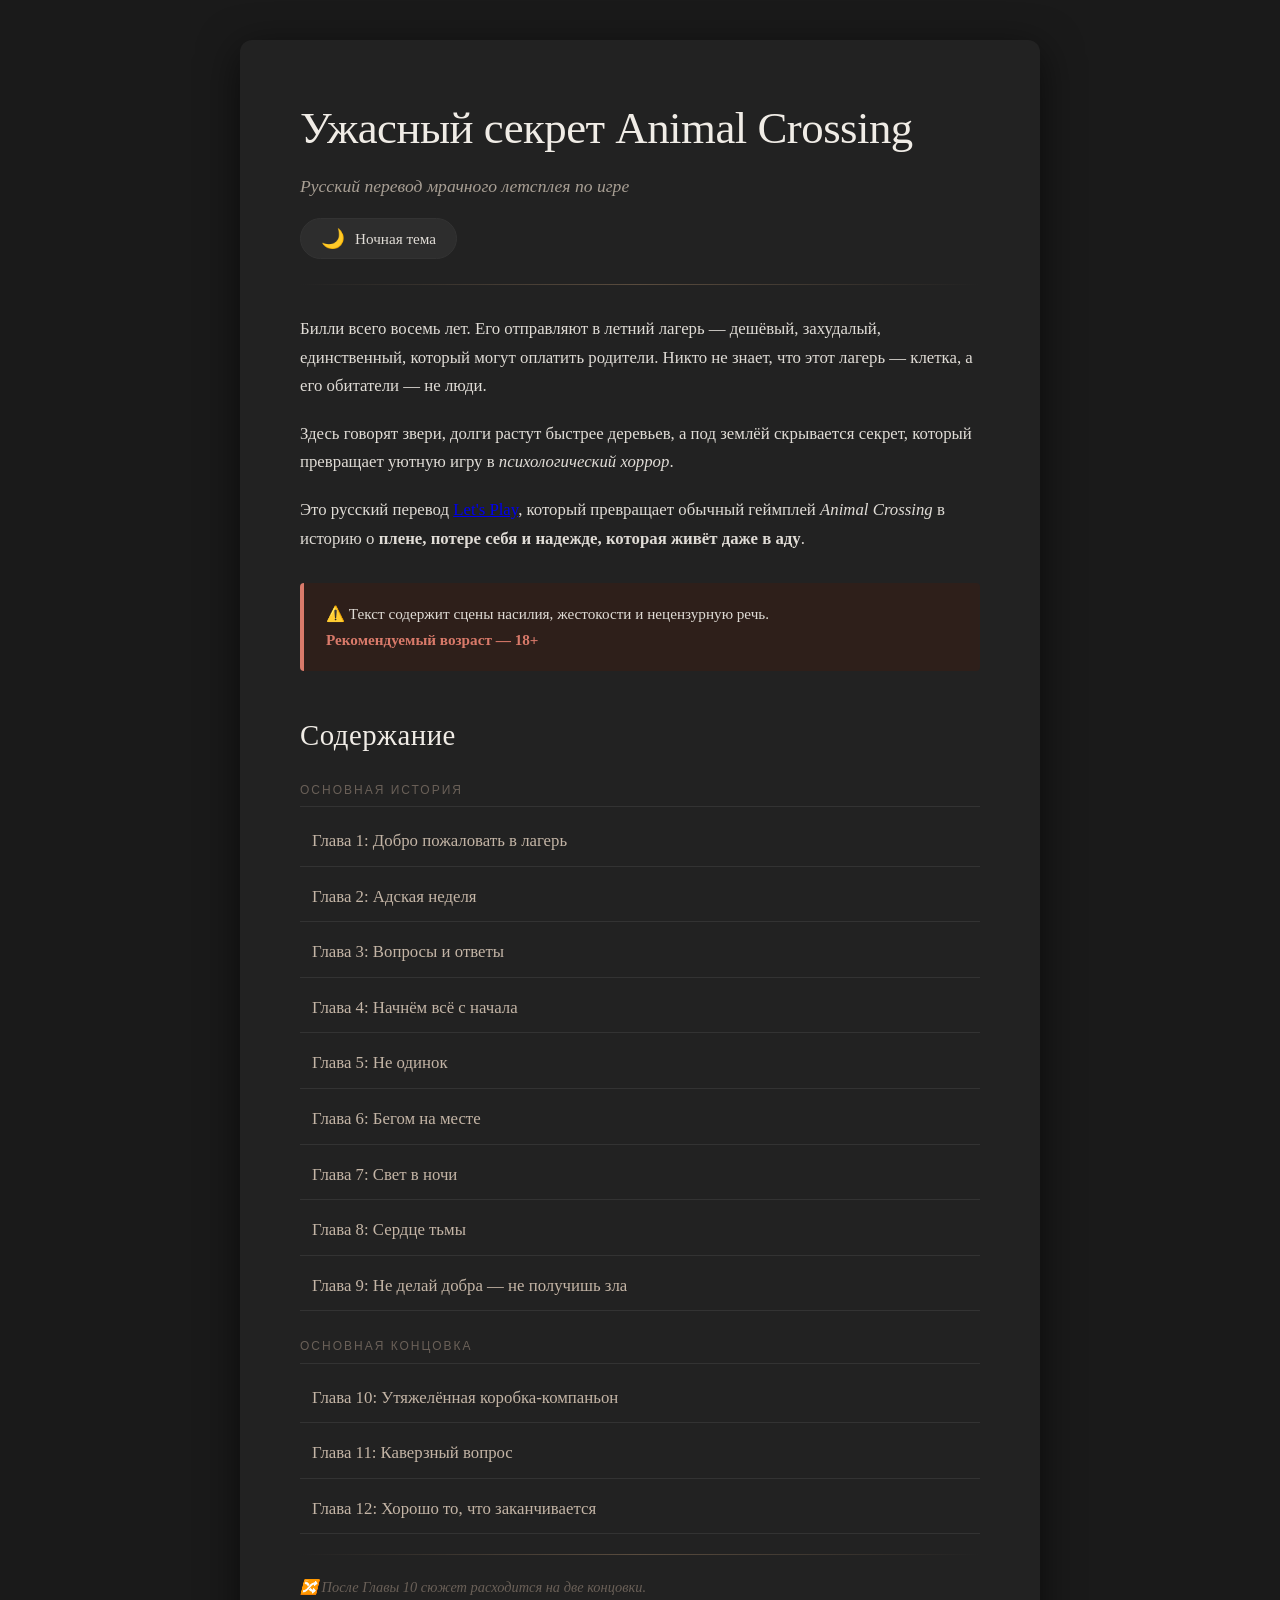
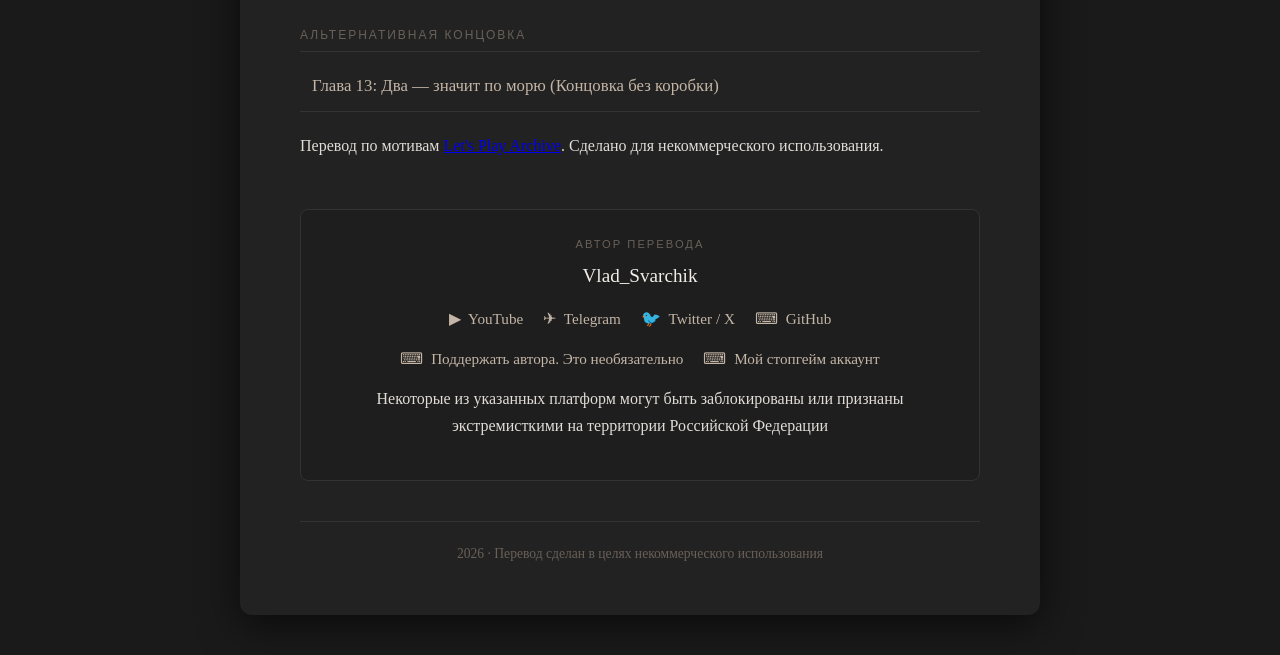
<file: index.html>
<!DOCTYPE html>
<html lang="ru">
<head>
    <meta charset="UTF-8" />
    <meta name="viewport" content="width=device-width, initial-scale=1.0" />
    <title>(РУС)Ужасный секрет Animal Crossing</title>
    <link rel="stylesheet" href="style.css" />
</head>
<body>
    <div class="wrapper">
        <header>
            <h1>Ужасный секрет Animal Crossing</h1>
            <p class="subtitle">Русский перевод мрачного летсплея по игре</p>

            <!-- Кнопка переключения темы -->
            <div class="theme-toggle">
                <button id="theme-toggle-btn" aria-label="Переключить тему">
                    <span class="icon" id="theme-icon">🌙</span>
                    <span id="theme-label">Ночная тема</span>
                </button>
            </div>

            <div class="divider"></div>
        </header>

        <main>
            <section class="intro">
                <p>
                Билли всего восемь лет. Его отправляют в летний лагерь — дешёвый, захудалый,
                единственный, который могут оплатить родители. Никто не знает, что 
                этот лагерь — клетка, а его обитатели — не люди.
                </p>
                <p>
                Здесь говорят звери, долги растут быстрее деревьев, а под землёй скрывается 
                секрет, который превращает уютную игру в <em>психологический хоррор</em>.
                </p>
                <p>
                Это русский перевод <a href="https://lparchive.org/Animal-Crossing/">Let's Play</a>,
                который превращает обычный геймплей <em>Animal Crossing</em> в историю о 
                <strong>плене, потере себя и надежде, которая живёт даже в аду</strong>.
                </p>
                <div class="warning">
                    ⚠️ Текст содержит сцены насилия, жестокости и нецензурную речь.<br />
                    <strong>Рекомендуемый возраст — 18+</strong>
                </div>
            </section>
            
            <section class="toc">
                <h2>Содержание</h2>

                <!-- Основная история -->
                <div class="toc-group">
                    <h3 class="toc-group-title">Основная история</h3>
                    <div class="toc-grid">
                        <a href="part-1/index.html">Глава 1: Добро пожаловать в лагерь</a>
                        <a href="part-2/index.html">Глава 2: Адская неделя</a>
                        <a href="part-3/index.html">Глава 3: Вопросы и ответы</a>
                        <a href="part-4/index.html">Глава 4: Начнём всё с начала</a>
                        <a href="part-5/index.html">Глава 5: Не одинок</a>
                        <a href="part-6/index.html">Глава 6: Бегом на месте</a>
                        <a href="part-7/index.html">Глава 7: Свет в ночи</a>
                        <a href="part-8/index.html">Глава 8: Сердце тьмы</a>
                        <a href="part-9/index.html">Глава 9: Не делай добра — не получишь зла</a>
                    </div>
                </div>

                <!-- Основная концовка -->
                <div class="toc-group">
                    <h3 class="toc-group-title">Основная концовка</h3>
                    <div class="toc-grid">
                        <a href="part-10/index.html">Глава 10: Утяжелённая коробка-компаньон</a>
                        <a href="part-11/index.html">Глава 11: Каверзный вопрос</a>
                        <a href="part-12/index.html">Глава 12: Хорошо то, что заканчивается</a>
                    </div>
                </div>
                <div class="toc-note">
                    <span class="divider-light"></span>
                    <p style="font-size:0.9rem;color:var(--text-muted);margin-top:20px;font-style:italic;">
                        🔀 После Главы 10 сюжет расходится на две концовки.
                    </p>
                </div>
                <!-- Альтернативная концовка -->
                <div class="toc-group">
                    <h3 class="toc-group-title">Альтернативная концовка</h3>
                    <div class="toc-grid">
                        <a href="part-13/index.html">Глава 13: Два — значит по морю (Концовка без коробки)</a>
                    </div>
                </div>
            </section>

            <section class="about">
                <p>
                    Перевод по мотивам <a href="https://lparchive.org/Animal-Crossing/">Let's Play Archive</a>.
                    Сделано для некоммерческого использования.
                </p>
            </section>

            <!-- Блок автора -->
            <section class="author">
                <div class="author-inner">
                    <p class="author-label">Автор перевода</p>
                    <p class="author-name">Vlad_Svarchik</p>
                        <div class="social-links">
                        <a href="https://www.youtube.com/@OfficialVladSvarchik" target="_blank" rel="noopener noreferrer" title="YouTube">
                            <span class="social-icon">▶</span> YouTube
                        </a>
                        <a href="https://t.me/vladsvarchikofficialtelegram" target="_blank" rel="noopener noreferrer" title="Telegram">
                            <span class="social-icon">✈</span> Telegram
                        </a>
                        <a href="https://x.com/VSvarchik10481" target="_blank" rel="noopener noreferrer" title="Twitter / X">
                            <span class="social-icon">🐦</span> Twitter / X
                        </a>
                        <a href="https://github.com/vladsvarchik" target="_blank" rel="noopener noreferrer" title="GitHub">
                            <span class="social-icon">⌨</span> GitHub
                        </a>
                        <a href="https://donatty.com/officialvladsvarchik" target="_blank" rel="noopener noreferrer" title="Donatty">
                            <span class="social-icon">⌨</span> Поддержать автора. Это необязательно
                        </a>
                        <a href="https://stopgame.ru/user/VladSvarchik" target="_blank" rel="noopener noreferrer" title="Stopgame">
                            <span class="social-icon">⌨</span> Мой стопгейм аккаунт
                        </a>
                        <p>Некоторые из указанных платформ могут быть заблокированы или признаны экстремисткими на территории Российской Федерации</p>
                            <!--Ради христа, заработай-->
                    </div>
                </div>
            </section>
        </main>

        <footer>
            <p>2026 · Перевод сделан в целях некоммерческого использования</p>
        </footer>
    </div>

    <script src="theme.js"></script>
</body>
</html>
</file>
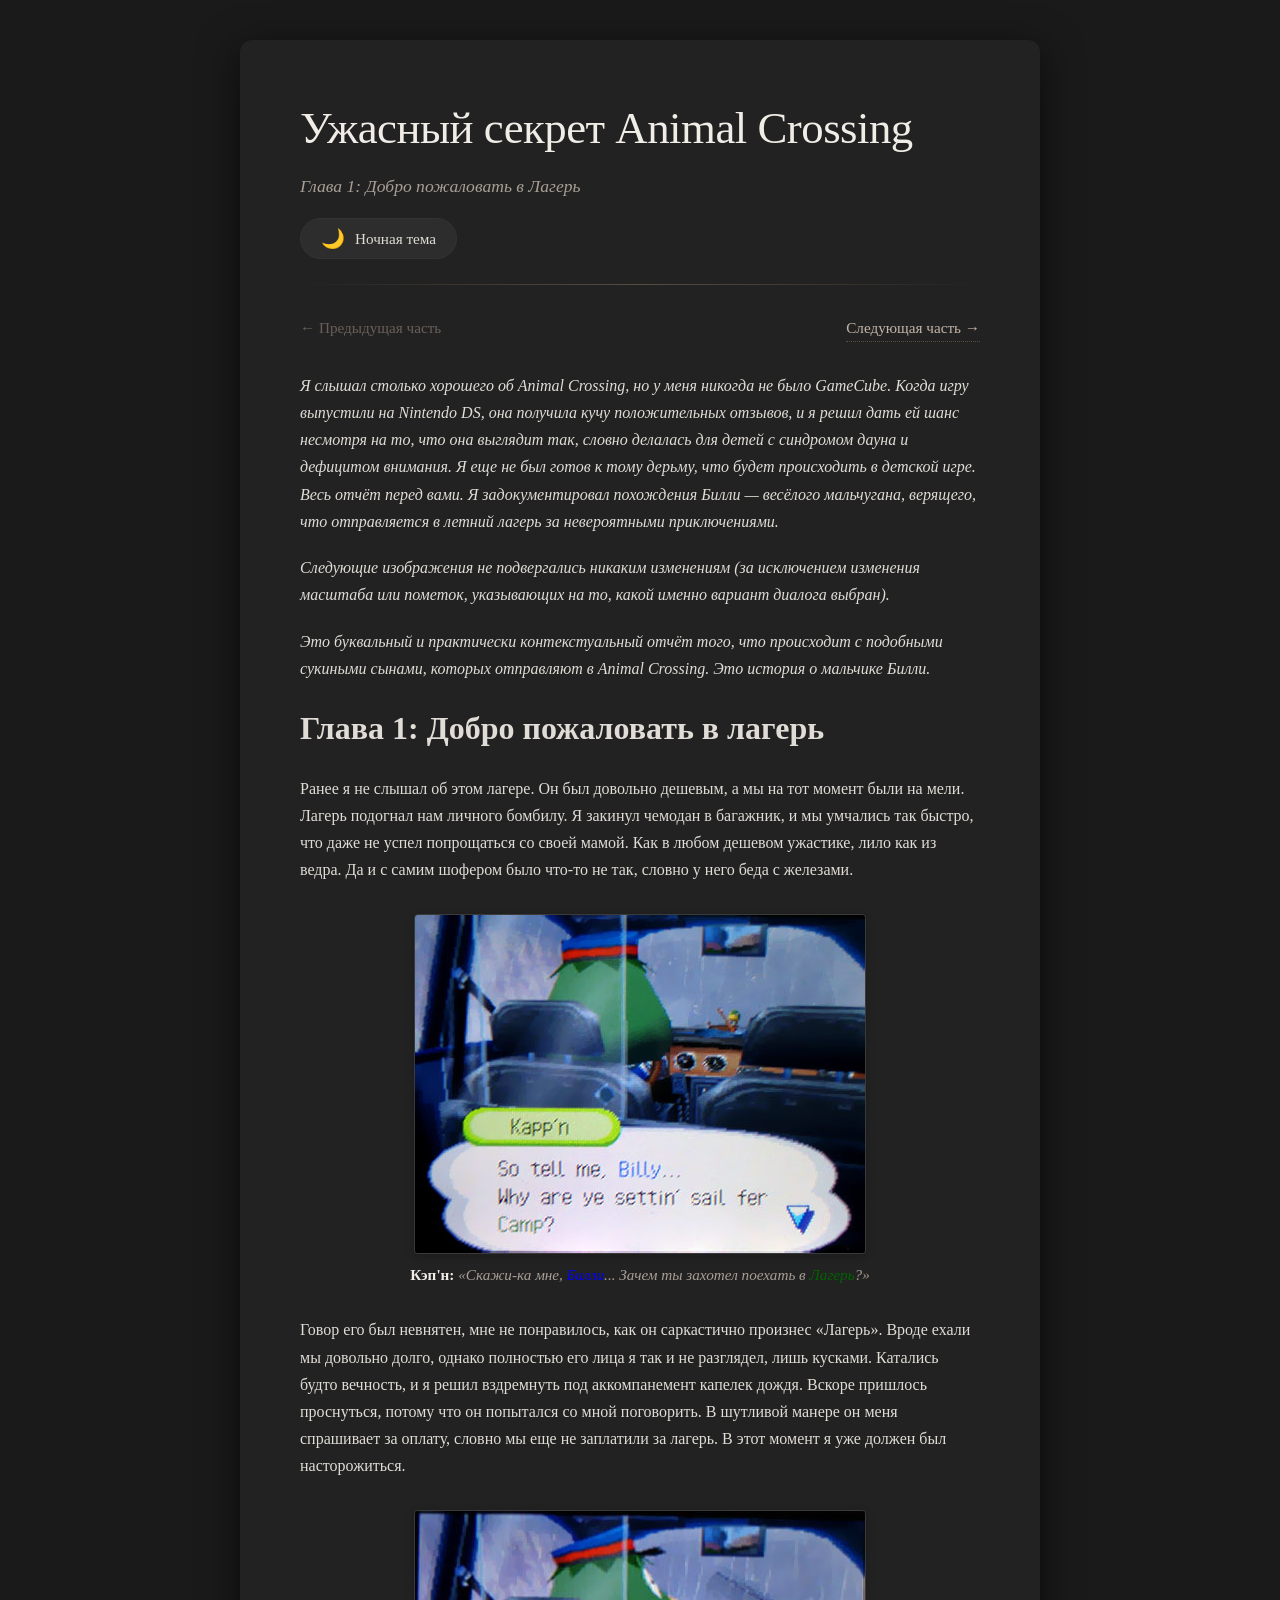
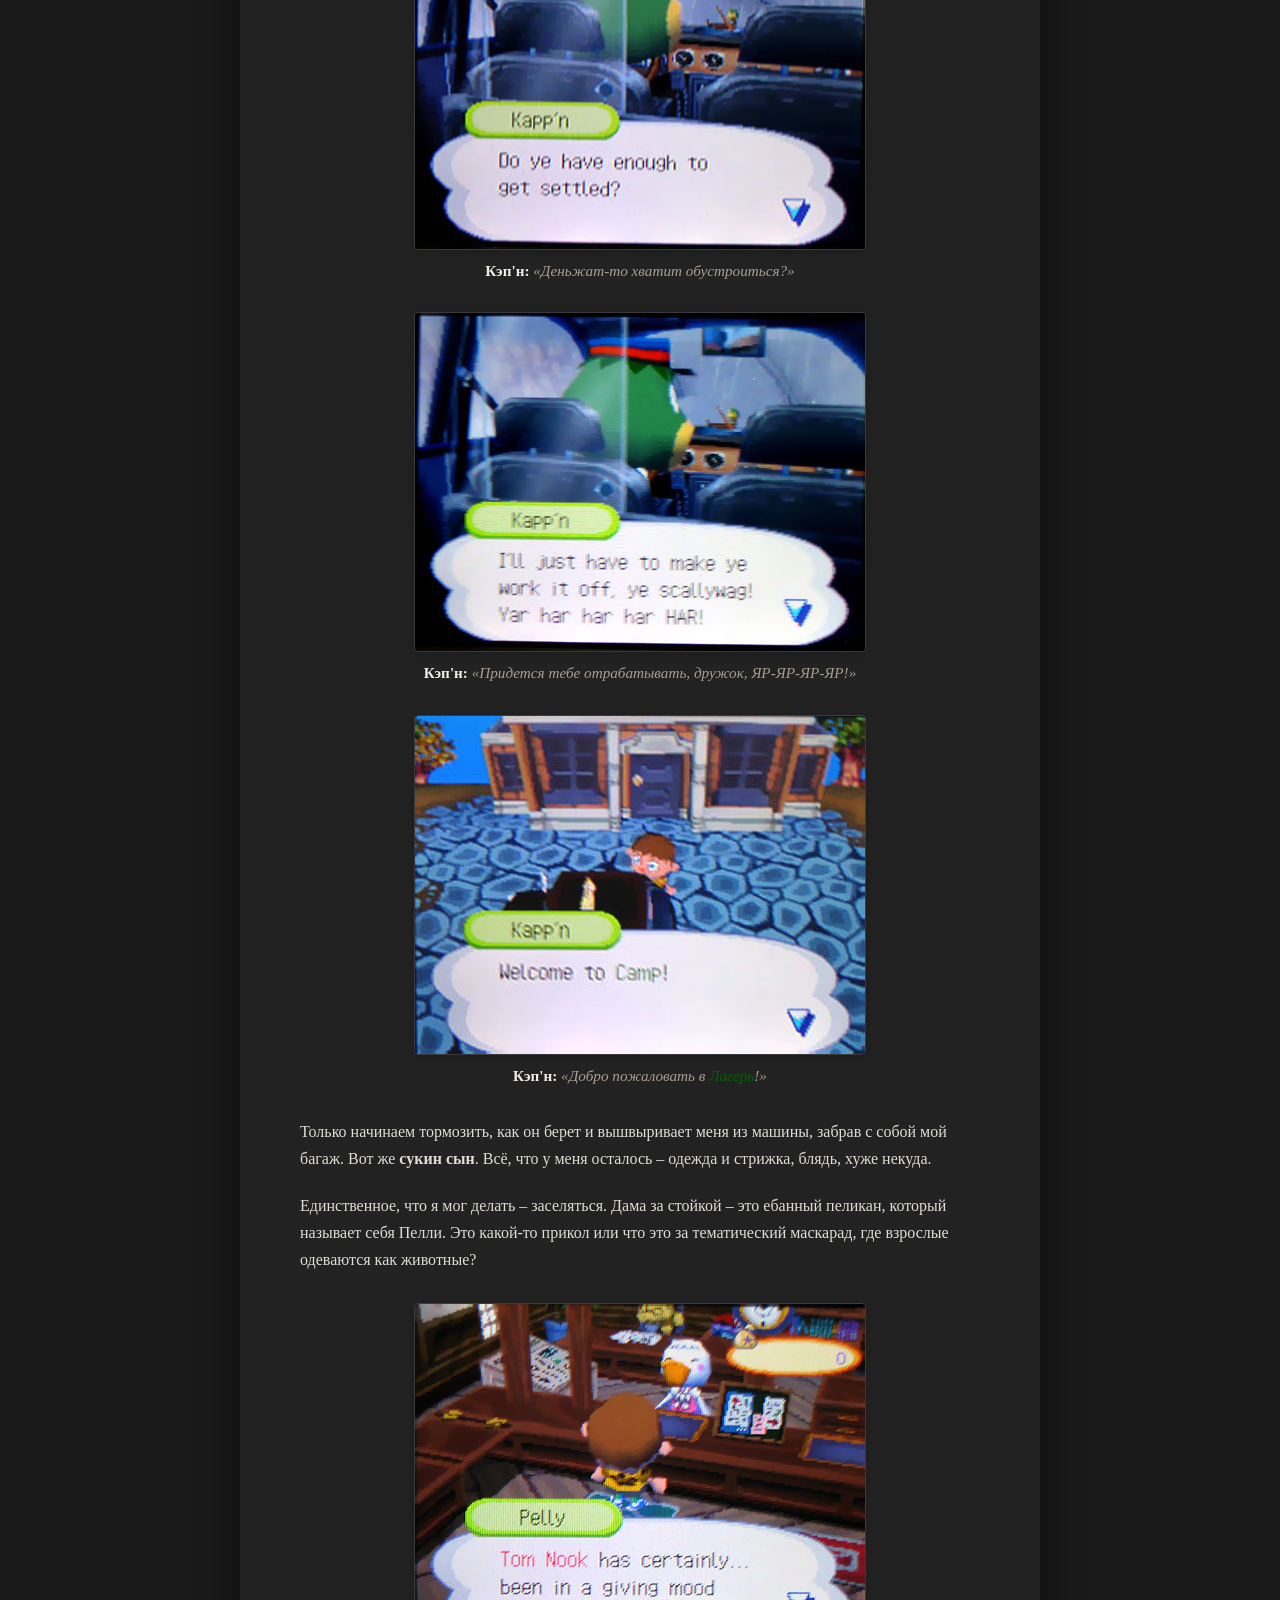
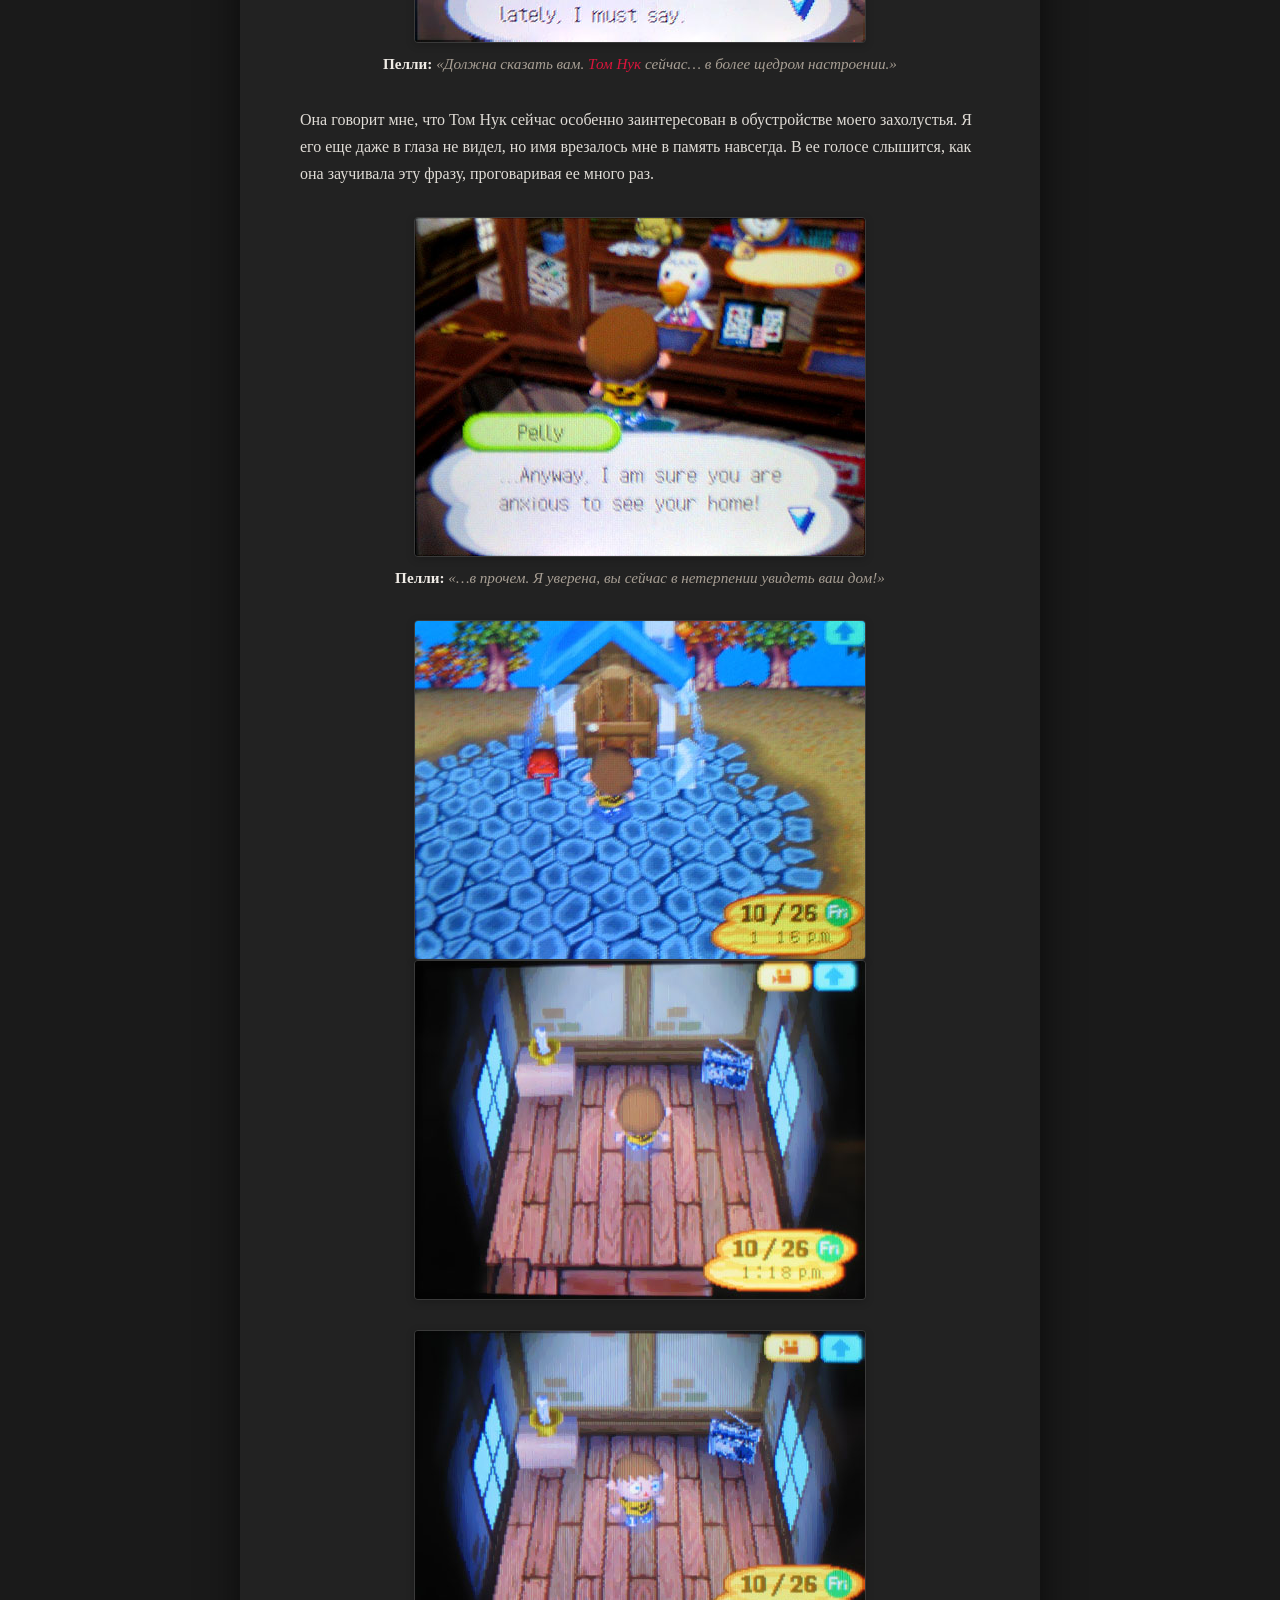
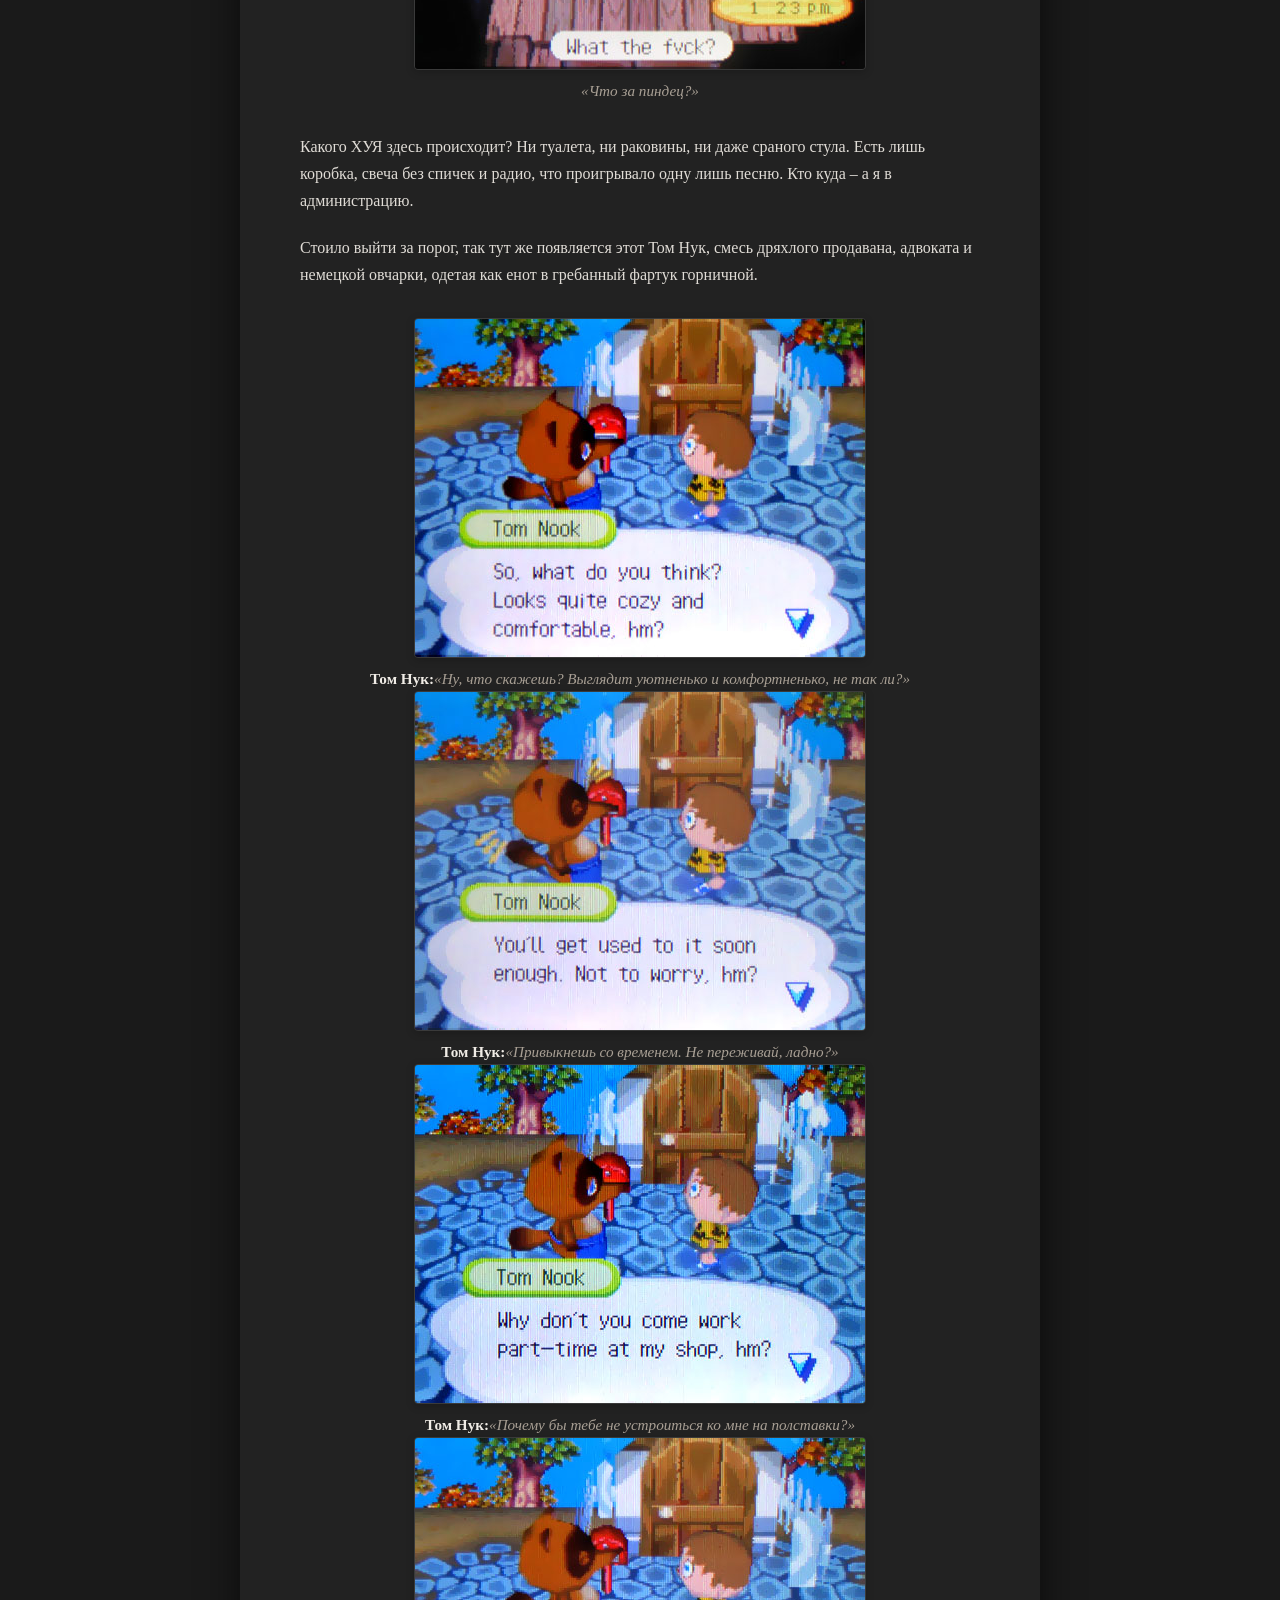
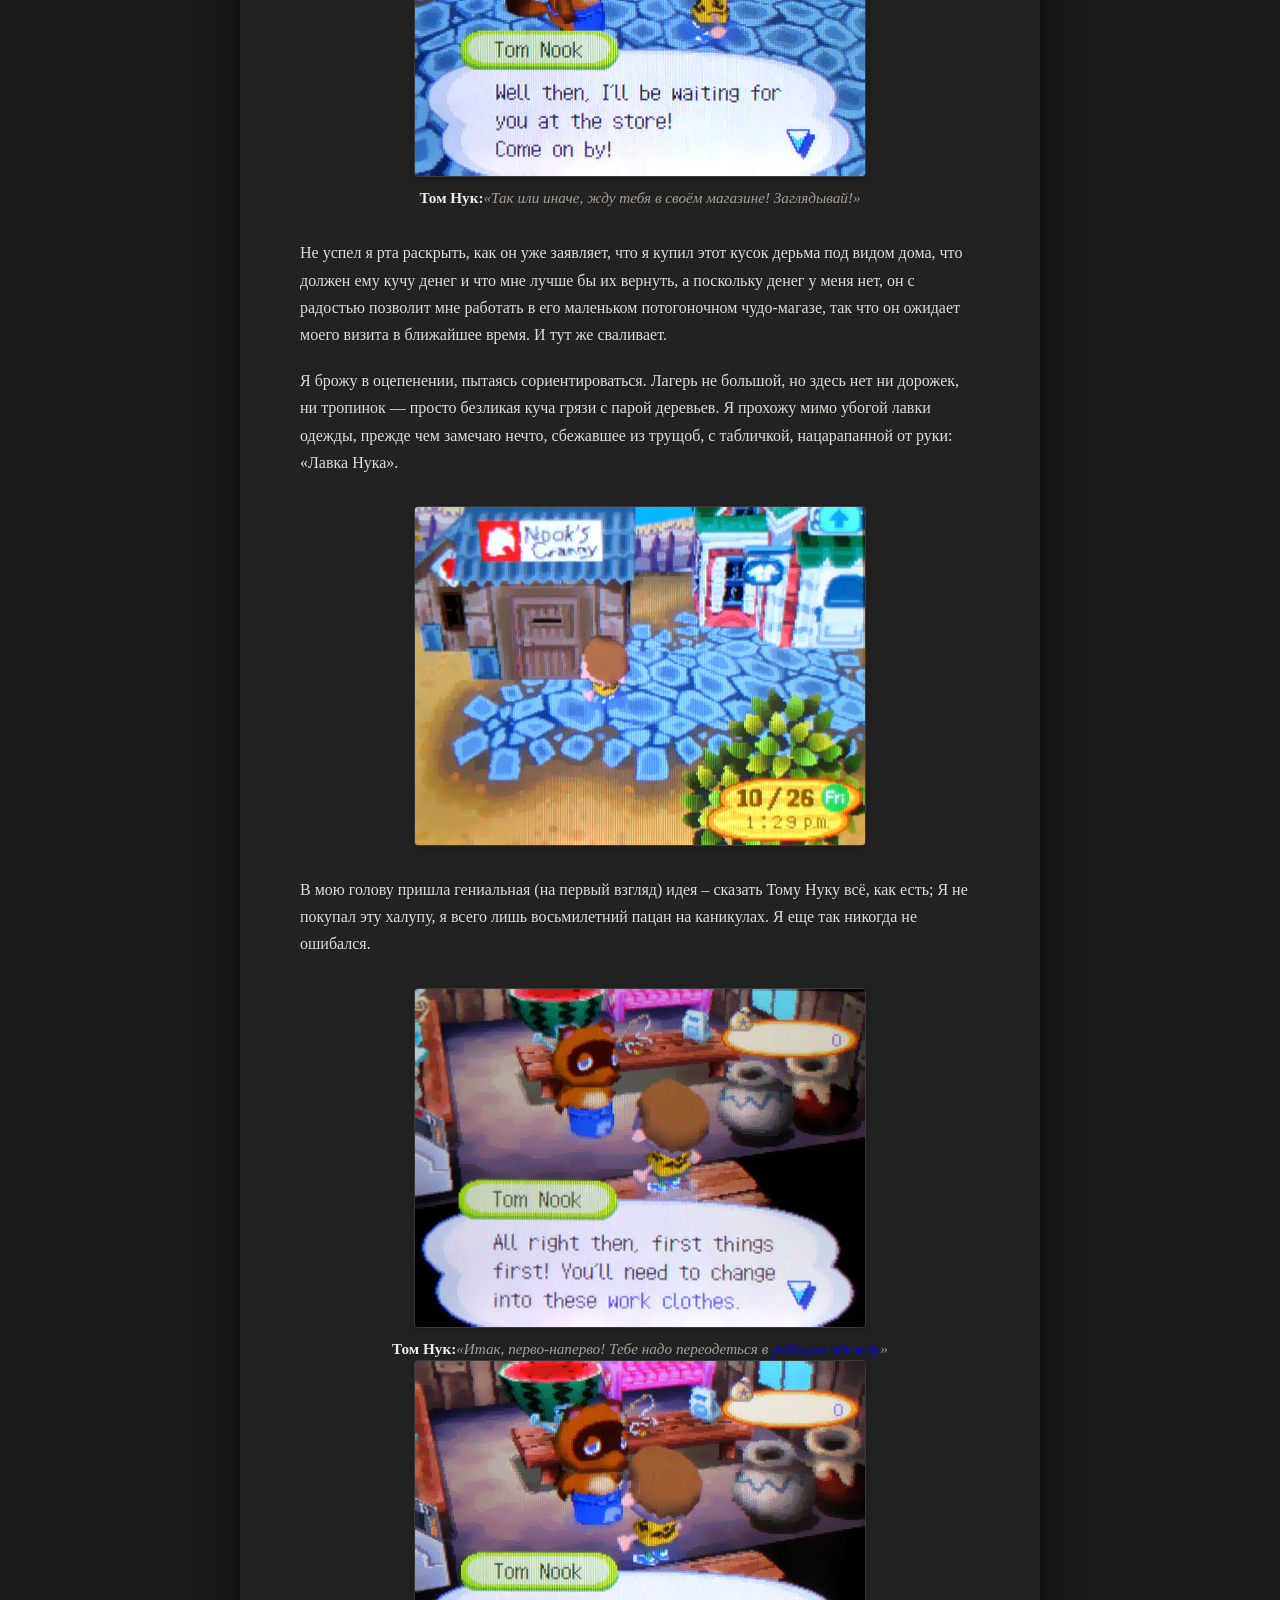
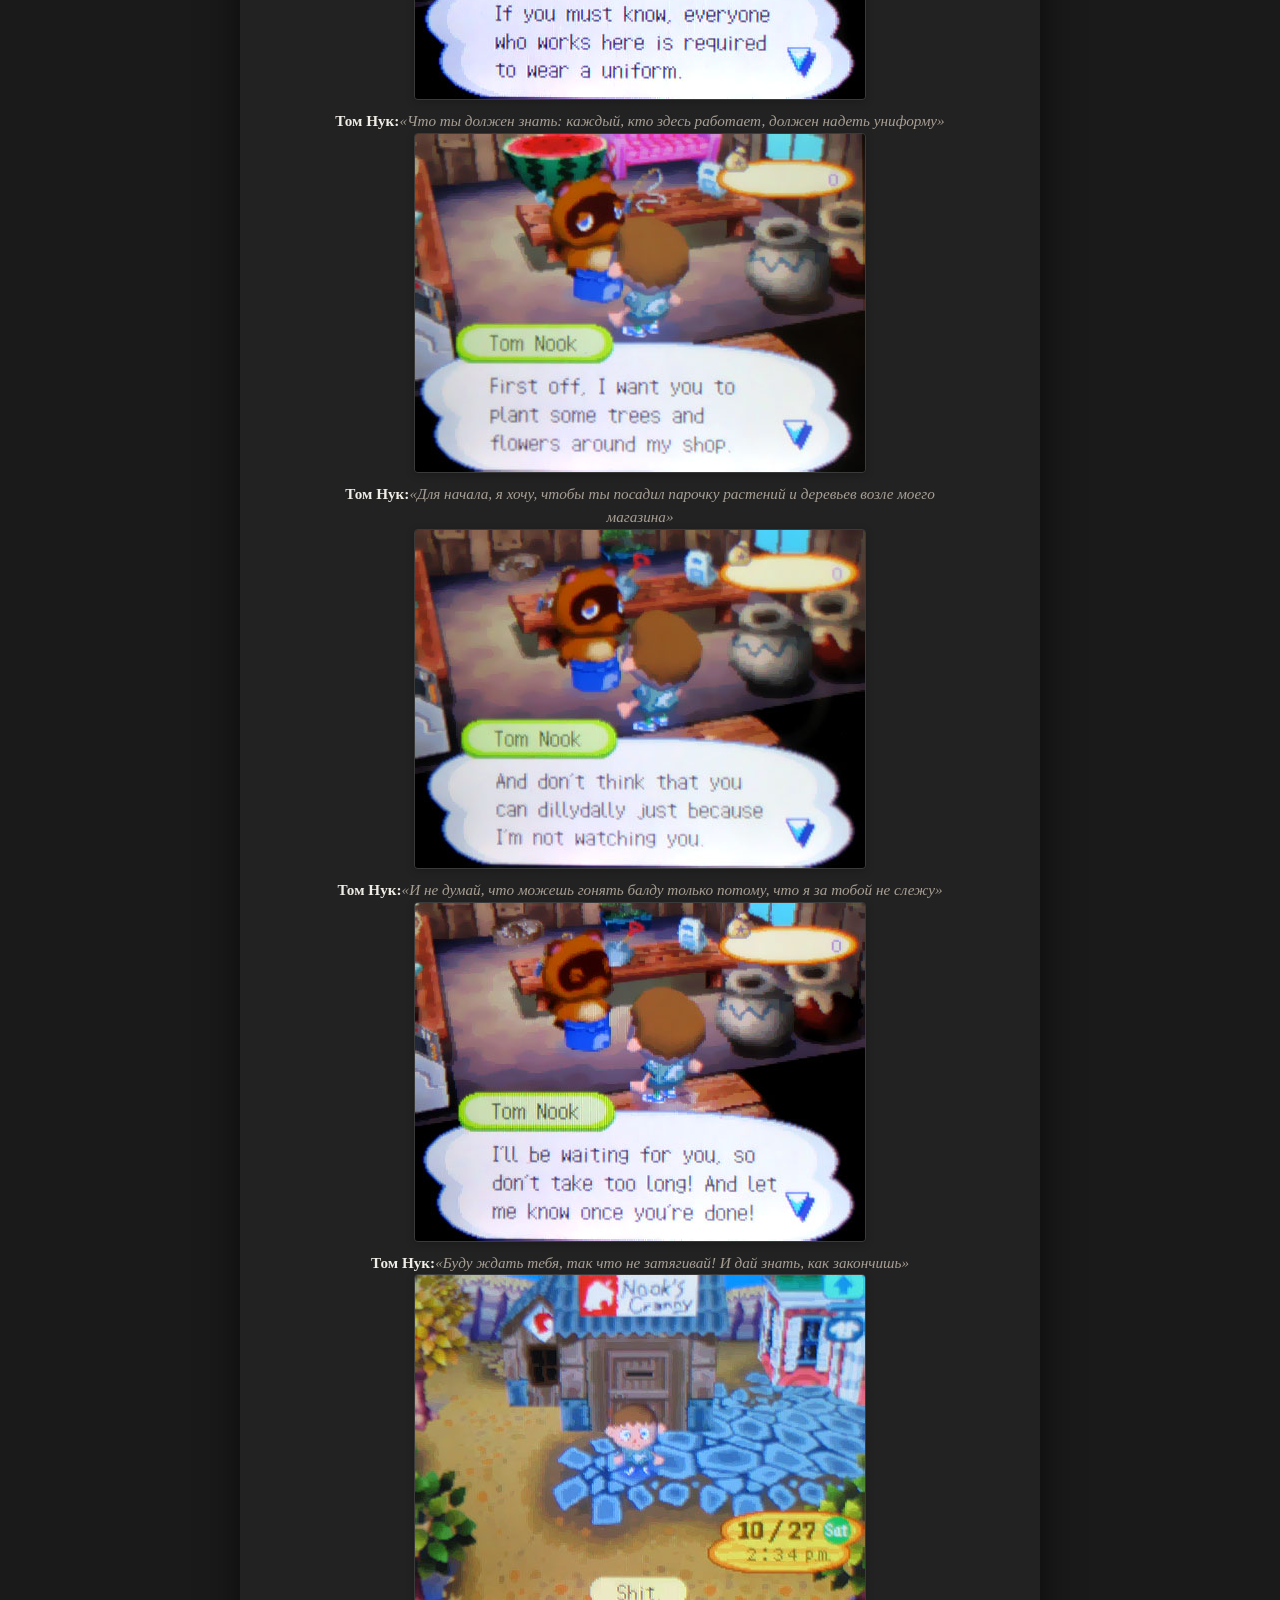
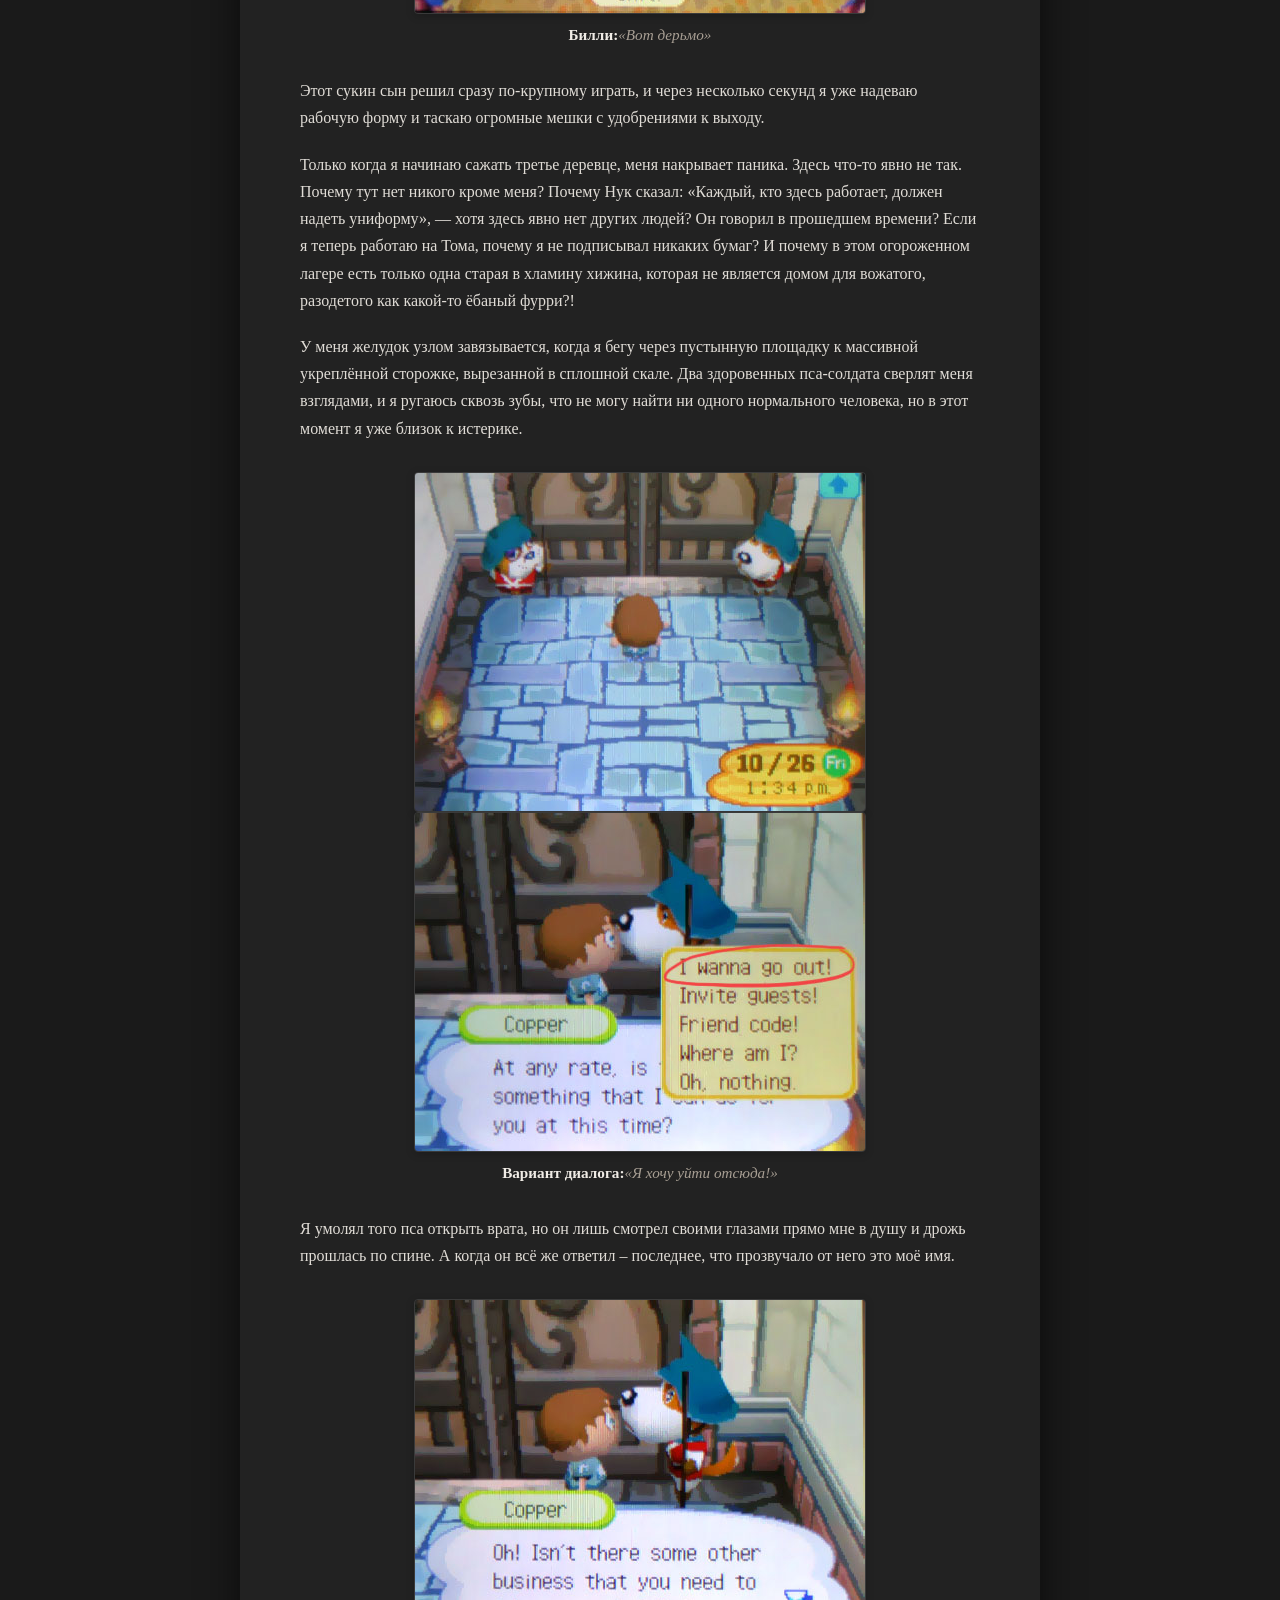
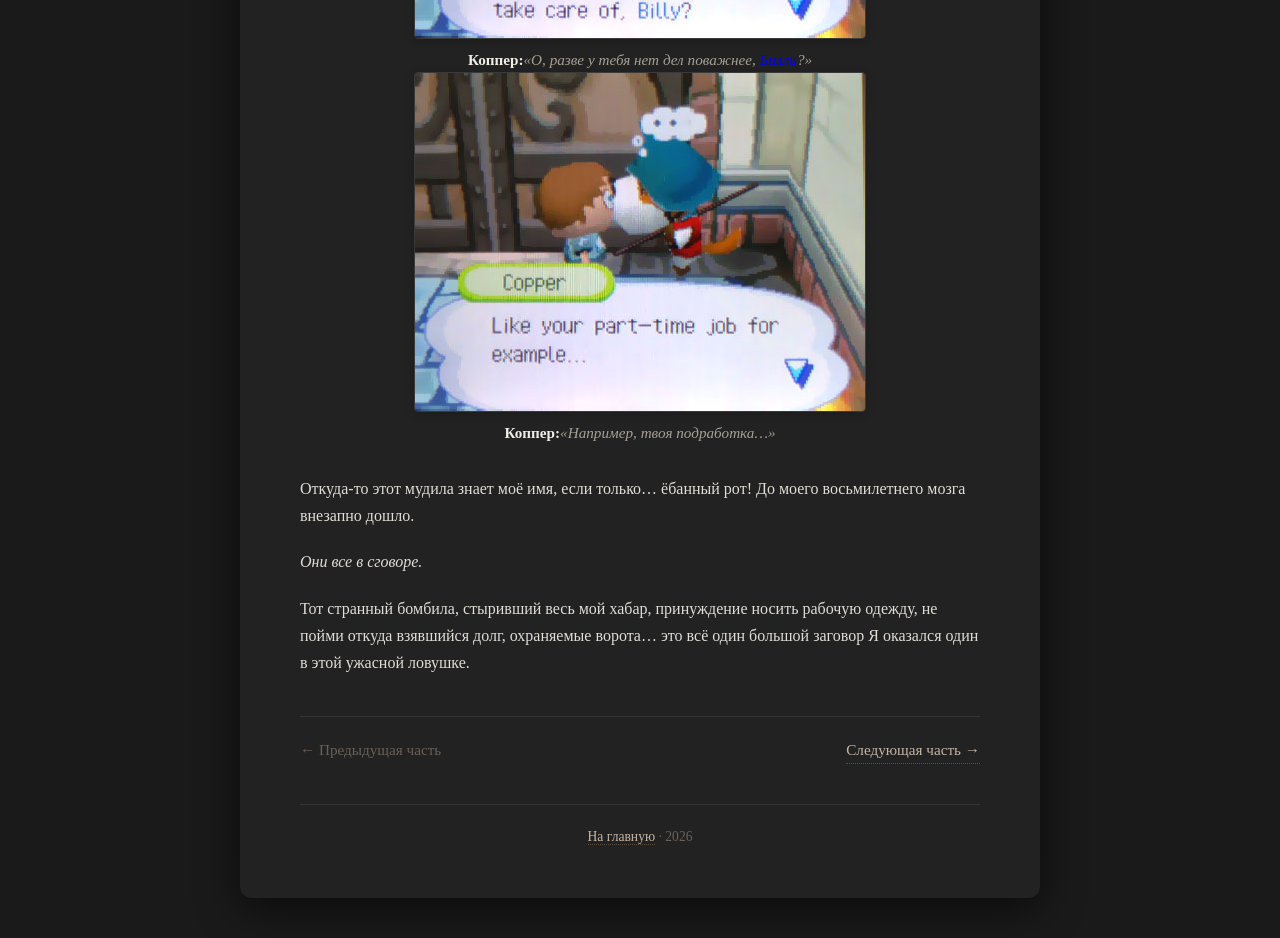
<file: part-1/index.html>
<!DOCTYPE html>
<html lang="ru">
<head>
    <meta charset="UTF-8" />
    <meta name="viewport" content="width=device-width, initial-scale=1.0" />
    <title>Глава 1</title>
    <link rel="stylesheet" href="../style.css" />
</head>
<body>
    <div class="wrapper">
        <header>
            <h1><a href="../index.html" style="color:inherit;text-decoration:none;">Ужасный секрет Animal Crossing</a></h1>
            <p class="subtitle">Глава 1: Добро пожаловать в Лагерь</p>

            <!-- Кнопка переключения темы -->
            <div class="theme-toggle">
                <button id="theme-toggle-btn" aria-label="Переключить тему">
                    <span class="icon" id="theme-icon">🌙</span>
                    <span id="theme-label">Ночная тема</span>
                </button>
            </div>

            <div class="divider"></div>
        </header>

        <main>
            <nav class="chapter-nav">
                <span class="disabled">← Предыдущая часть</span>
                <a href="../part-2/index.html">Следующая часть →</a>
            </nav>

            <div class="content">
                <!-- ТЕКСТ ПЕРЕВОДА ЧАСТИ 1 -->
                <p><em>Я слышал столько хорошего об Animal Crossing, но у меня никогда не было GameCube. Когда игру выпустили на Nintendo DS, она получила кучу положительных отзывов, и я решил дать ей шанс несмотря на то, что она выглядит так, словно делалась для детей с синдромом дауна и дефицитом внимания.
                Я еще не был готов к тому дерьму, что будет происходить в детской игре. Весь отчёт перед вами.
                Я задокументировал похождения Билли — весёлого мальчугана, верящего, что отправляется в летний лагерь за невероятными приключениями. 
                <p>Следующие изображения не подвергались никаким изменениям (за исключением изменения масштаба или пометок, указывающих на то, какой именно вариант диалога выбран).</p>
                Это буквальный и практически контекстуальный отчёт того, что происходит с подобными сукиными сынами, которых отправляют в Animal Crossing.
                Это история о мальчике Билли.
                </em></p>
                <h1>Глава 1: Добро пожаловать в лагерь</h1>
                <p>Ранее я не слышал об этом лагере. Он был довольно дешевым, а мы на тот момент были на мели.
                Лагерь подогнал нам личного бомбилу. Я закинул чемодан в багажник, и мы умчались так быстро, что даже не успел попрощаться со своей мамой. Как в любом дешевом ужастике, лило как из ведра. Да и с самим шофером было что-то не так, словно у него беда с железами.
                </p>
                <!-- Сцена в машине -->
                <figure>
                    <img src="../part-1/images/1.Car_Scene.jpg" alt="Описание картинки" />
                    <figcaption>
                        <strong>Кэп'н:</strong> «Скажи-ка мне, <span style="color:blue">Билли</span>... Зачем ты захотел поехать в <span style="color: darkgreen;">Лагерь</span>?»
                    </figcaption>
                </figure>
                <p>Говор его был невнятен, мне не понравилось, как он саркастично произнес «Лагерь». Вроде ехали мы довольно долго, однако полностью его лица я так и не разглядел, лишь кусками. Катались будто вечность, и я решил вздремнуть под аккомпанемент капелек дождя. Вскоре пришлось проснуться, потому что он попытался со мной поговорить.
                В шутливой манере он меня спрашивает за оплату, словно мы еще не заплатили за лагерь. В этот момент я уже должен был насторожиться.
                </p>
                <figure>
                    <img src="../part-1/images/2.Car_Scene.jpg" alt="Описание картинки" />
                    <figcaption>
                        <strong>Кэп'н:</strong> «Деньжат-то хватит обустроиться?»
                    </figcaption>
                </figure>
                <figure>
                    <img src="../part-1/images/3.Car_Scene.jpg" alt="Описание картинки" />
                    <figcaption>
                        <strong>Кэп'н:</strong> «Придется тебе отрабатывать, дружок, ЯР-ЯР-ЯР-ЯР!»
                    </figcaption>
                </figure>
                <!-- Билли прибыл в Лагерь -->
                 <figure>
                    <img src="../part-1/images/4.Arriving_to_Camp.jpg" alt="Описание картинки" />
                    <figcaption>
                        <strong>Кэп'н:</strong> «Добро пожаловать в <span style="color: darkgreen;">Лагерь</span>!»
                    </figcaption>
                </figure>
                <p>Только начинаем тормозить, как он берет и вышвыривает меня из машины, забрав с собой мой багаж. Вот же <strong>сукин сын</strong>. Всё, что у меня осталось – одежда и стрижка, блядь, хуже некуда.</p>
                <p>Единственное, что я мог делать – заселяться. Дама за стойкой – это ебанный пеликан, который называет себя Пелли. Это какой-то прикол или что это за тематический маскарад, где взрослые одеваются как животные?</p>
                <!--Билли заходит в администрацию в первый раз-->
                <figure>
                    <img src="../part-1/images/5.Pelly_speaking_1.jpg" alt="Описание картинки" />
                    <figcaption>
                        <strong>Пелли:</strong> «Должна сказать вам. <span style="color:crimson">Том Нук</span> сейчас… в более щедром настроении.»
                    </figcaption>
                </figure>
                <p>Она говорит мне, что Том Нук сейчас особенно заинтересован в обустройстве моего захолустья. 
                Я его еще даже в глаза не видел, но имя врезалось мне в память навсегда.
                В ее голосе слышится, как она заучивала эту фразу, проговаривая ее много раз.</p>
                <figure>
                    <img src="../part-1/images/6.Pelly_speaking_2.jpg" alt="Описание картинки" />
                    <figcaption>
                        <strong>Пелли:</strong> «…в прочем. Я уверена, вы сейчас в нетерпении увидеть ваш дом!»
                    </figcaption>
                </figure>
                <!--Билли заходит в свою новую халупу-->
                <figure>
                    <img src="../part-1/images/7.Your_new_home.jpg"/>
                    <img src="../part-1/images/8.In_new_home.jpg"/>
                </figure>
                <figure>
                    <img src="../part-1/images/9.Why_its_empty.jpg" alt="Описание картинки" />
                    <figcaption>
                         «Что за пиндец?»
                    </figcaption>
                </figure>
                <p>Какого ХУЯ здесь происходит? Ни туалета, ни раковины, ни даже сраного стула. Есть лишь коробка, 
                    свеча без спичек и радио, что проигрывало одну лишь песню. Кто куда – а я в администрацию.</p>
                <p>Стоило выйти за порог, так тут же появляется этот Том Нук, смесь дряхлого продавана, 
                    адвоката и немецкой овчарки, одетая как енот в гребанный фартук горничной.</p>
                <!--К Билли подходит Том Нук-->
                <figure>
                    <img src="../part-1/images/10.Nook_speaking_1.jpg" alt="Описание картинки" />
                    <figcaption>
                        <strong>Том Нук:</strong>«Ну, что скажешь? Выглядит уютненько и комфортненько, не так ли?»
                    </figcaption>
                    <img src="../part-1/images/11.Nook_speaking_2.jpg" alt="Описание картинки" />
                    <figcaption>
                        <strong>Том Нук:</strong>«Привыкнешь со временем. Не переживай, ладно?»
                    </figcaption>
                    <img src="../part-1/images/12.Nook_speaking_3.jpg" alt="Описание картинки" />
                    <figcaption>
                        <strong>Том Нук:</strong>«Почему бы тебе не устроиться ко мне на полставки?»
                    </figcaption>
                    <img src="../part-1/images/13.Nook_speaking_4.jpg" alt="Описание картинки" />
                    <figcaption>
                        <strong>Том Нук:</strong>«Так или иначе, жду тебя в своём магазине! Заглядывай!»
                    </figcaption>
                </figure>
                <p>Не успел я рта раскрыть, как он уже заявляет, что я купил этот кусок дерьма под видом дома, что должен ему кучу денег и что мне лучше бы их вернуть, а поскольку денег у меня нет, он с радостью позволит мне работать в его маленьком потогоночном чудо-магазе, 
                    так что он ожидает моего визита в ближайшее время. И тут же сваливает. </p>
                <p>Я брожу в оцепенении, пытаясь сориентироваться. Лагерь не большой, но здесь нет ни дорожек, ни тропинок — просто безликая куча грязи с парой деревьев. Я прохожу мимо убогой лавки одежды, прежде чем замечаю нечто, 
                    сбежавшее из трущоб, с табличкой, нацарапанной от руки: «Лавка Нука».</p>
                <!--Билли заходит в лавку-->
                <figure>
                    <img src="../part-1/images/14.Nook_Cranny.jpg"/>
                </figure>
                <p>В мою голову пришла гениальная (на первый взгляд) идея – сказать Тому Нуку всё, как есть; Я не покупал эту халупу, я всего лишь восьмилетний пацан на каникулах. 
                    Я еще так никогда не ошибался.</p>
                <!--Нук начал раскидывать задачи Билли-->
                <figure>
                    <img src="../part-1/images/15.Nook_in_Nook_Cranny.jpg"/>
                    <figcaption>
                        <strong>Том Нук:</strong>«Итак, перво-наперво! Тебе надо переодеться в <span style="color: blue;">рабочую одежду</span>»
                    </figcaption>
                    <img src="../part-1/images/16.Nook_in_Nook_Cranny_2.jpg"/>
                    <figcaption>
                        <strong>Том Нук:</strong>«Что ты должен знать: каждый, кто здесь работает, должен надеть униформу»
                    </figcaption>
                    <img src="../part-1/images/17.Nook_in_Nook_Cranny_3.jpg"/>
                    <figcaption>
                        <strong>Том Нук:</strong>«Для начала, я хочу, чтобы ты посадил парочку растений и деревьев возле моего магазина»
                    </figcaption>
                    <img src="../part-1/images/18.Nook_in_Nook_Cranny_4.jpg"/>
                    <figcaption>
                        <strong>Том Нук:</strong>«И не думай, что можешь гонять балду только потому, что я за тобой не слежу»
                    </figcaption>
                    <img src="../part-1/images/19.Nook_in_Nook_Cranny_5.jpg"/>
                    <figcaption>
                        <strong>Том Нук:</strong>«Буду ждать тебя, так что не затягивай! И дай знать, как закончишь»
                    </figcaption>
                    <img src="../part-1/images/20.BillyShit.jpg"/>
                    <figcaption>
                        <strong>Билли:</strong>«Вот дерьмо»
                    </figcaption>
                </figure>
                <p>Этот сукин сын решил сразу по-крупному играть, и через несколько секунд я уже надеваю рабочую форму и таскаю огромные мешки с удобрениями к выходу.</p>
                <p>Только когда я начинаю сажать третье деревце, меня накрывает паника. Здесь что-то явно не так. Почему тут нет никого кроме меня? Почему Нук сказал: «Каждый, кто здесь работает, должен надеть униформу», — хотя здесь явно нет других людей? Он говорил в прошедшем времени? Если я теперь работаю на Тома, почему я не подписывал никаких бумаг? И почему в этом огороженном лагере есть только одна старая в хламину хижина, которая не является домом для вожатого, разодетого как какой-то ёбаный фурри?!</p>
                <p>У меня желудок узлом завязывается, когда я бегу через пустынную площадку к массивной укреплённой сторожке, вырезанной в сплошной скале. Два здоровенных пса-солдата сверлят меня взглядами, и я ругаюсь сквозь зубы, что не могу найти ни одного нормального человека, но в этот момент я уже близок к истерике.</p>
                <!--Билли пытается сбежать (безуспешно)-->
                <figure>
                    <img src="../part-1/images/21.GateKeepers.jpg"/>
                    <img src="../part-1/images/22.IWantGetOut.jpg"/>
                    <figcaption>
                        <strong>Вариант диалога:</strong>«Я хочу уйти отсюда!»
                    </figcaption>
                </figure>
                <p>
                Я умолял того пса открыть врата, но он лишь смотрел своими глазами прямо мне в душу и дрожь прошлась по спине. А когда он всё же ответил – последнее, что прозвучало от него это моё имя.
                </p>
                <figure>
                    <img src="../part-1/images/23.KopperSpeak.jpg"/>
                    <figcaption>
                        <strong>Коппер:</strong>«О, разве у тебя нет дел поважнее, <span style="color: blue;">Билли</span>?»
                    </figcaption>
                    <img src="../part-1/images/24.KopperSpeak2.jpg"/>
                    <figcaption>
                        <strong>Коппер:</strong>«Например, твоя подработка…»
                    </figcaption>
                </figure>
                <p>Откуда-то этот мудила знает моё имя, если только… ёбанный рот! До моего восьмилетнего мозга внезапно дошло.</p>
                <p><em>Они все в сговоре.</em></p>
                 Тот странный бомбила, стыривший весь мой хабар, принуждение носить рабочую одежду, не пойми откуда взявшийся долг, охраняемые ворота… это всё один большой заговор
                    Я оказался один в этой ужасной ловушке.
                </p>
            </div>

            <nav class="chapter-nav bottom">
                <span class="disabled">← Предыдущая часть</span>
                <a href="../part-2/index.html">Следующая часть →</a>
            </nav>
        </main>

        <footer>
            <p><a href="../index.html">На главную</a> · 2026</p>
        </footer>
    </div>
    <script src="../theme.js"></script>
</body>
</html>
</file>
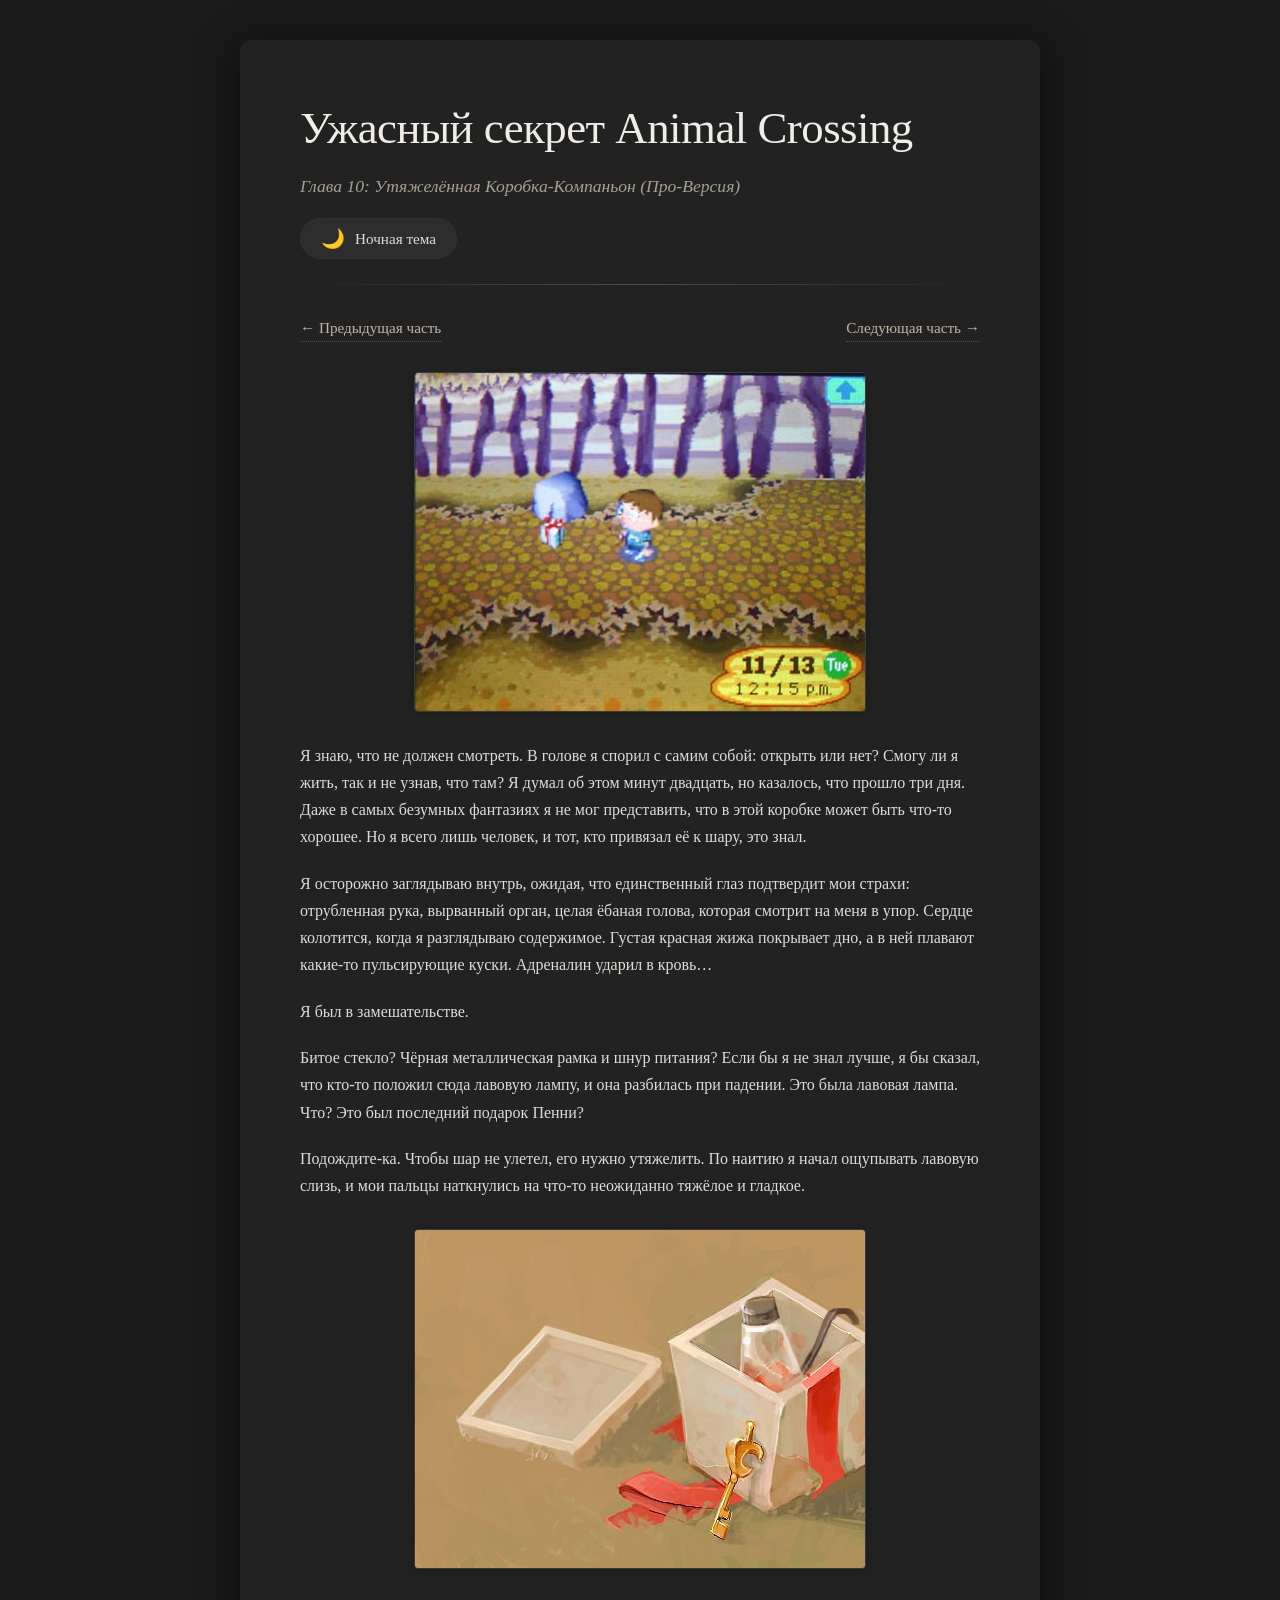
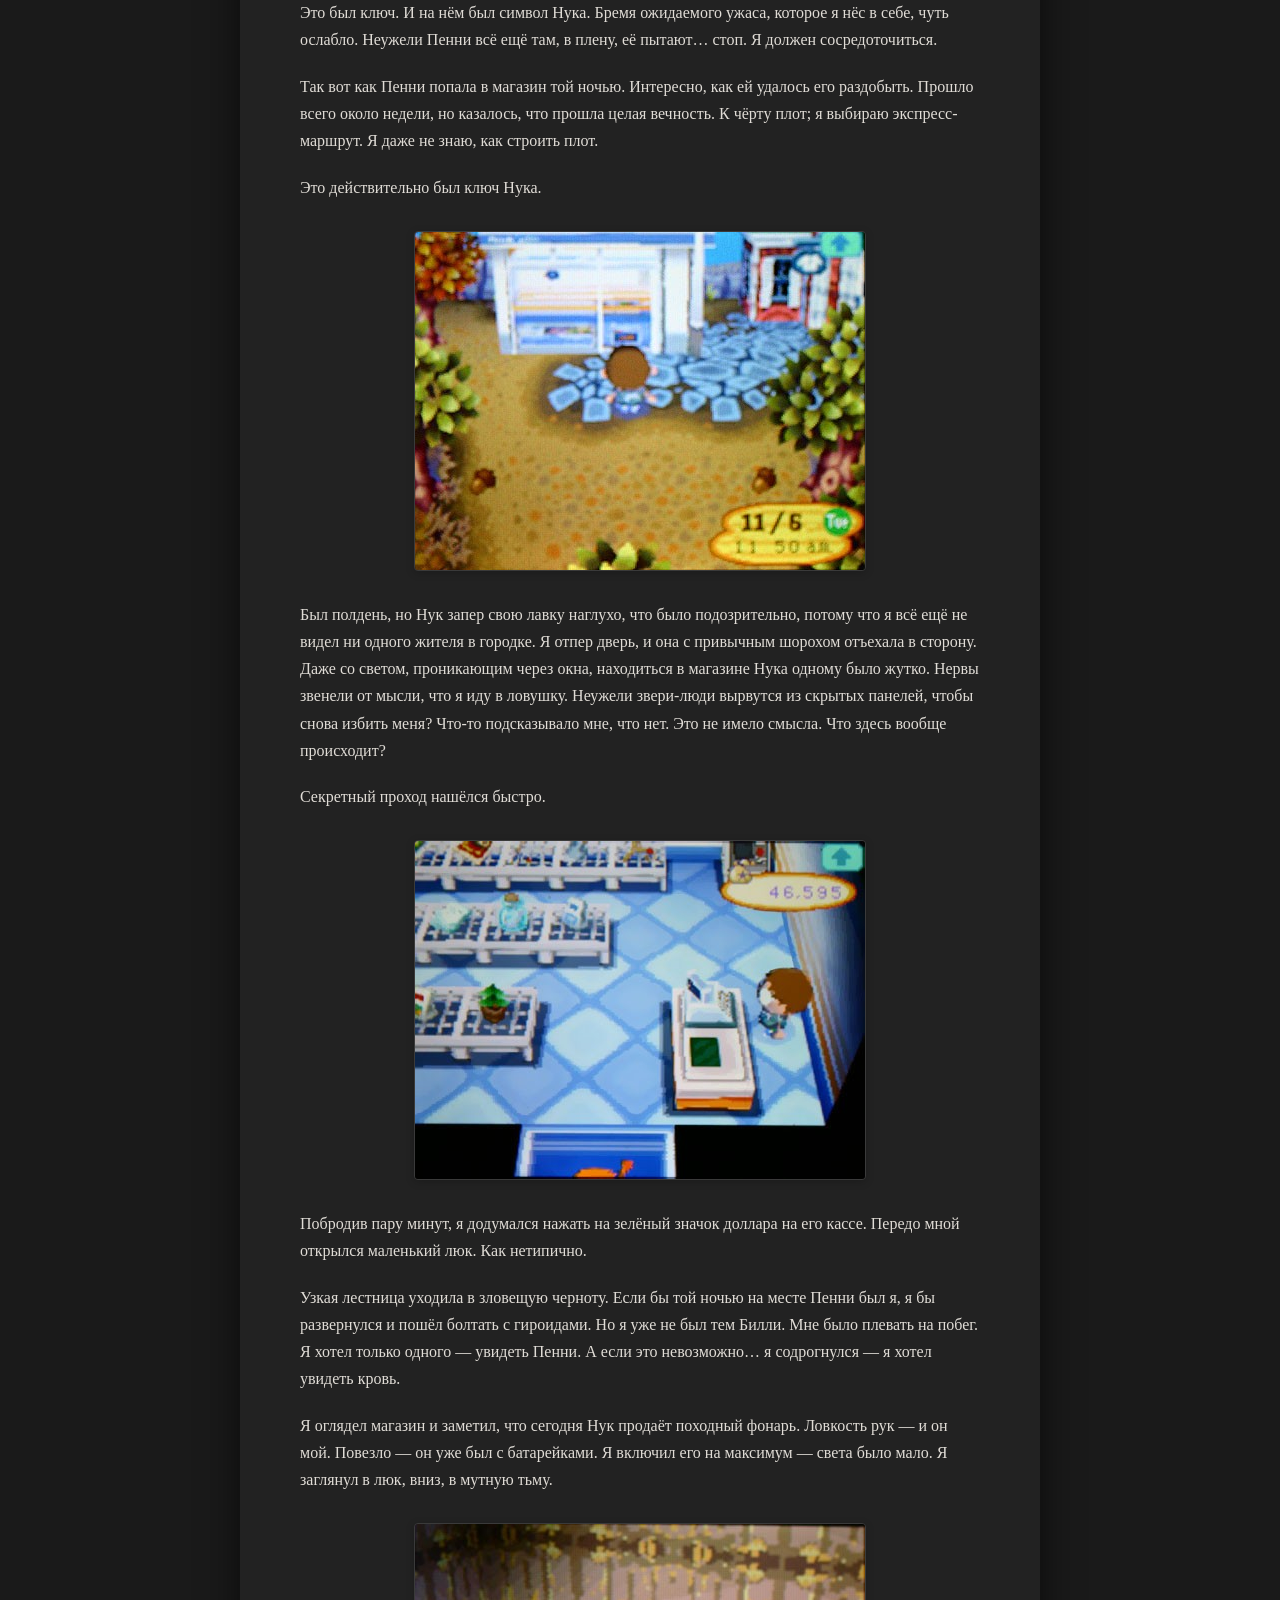
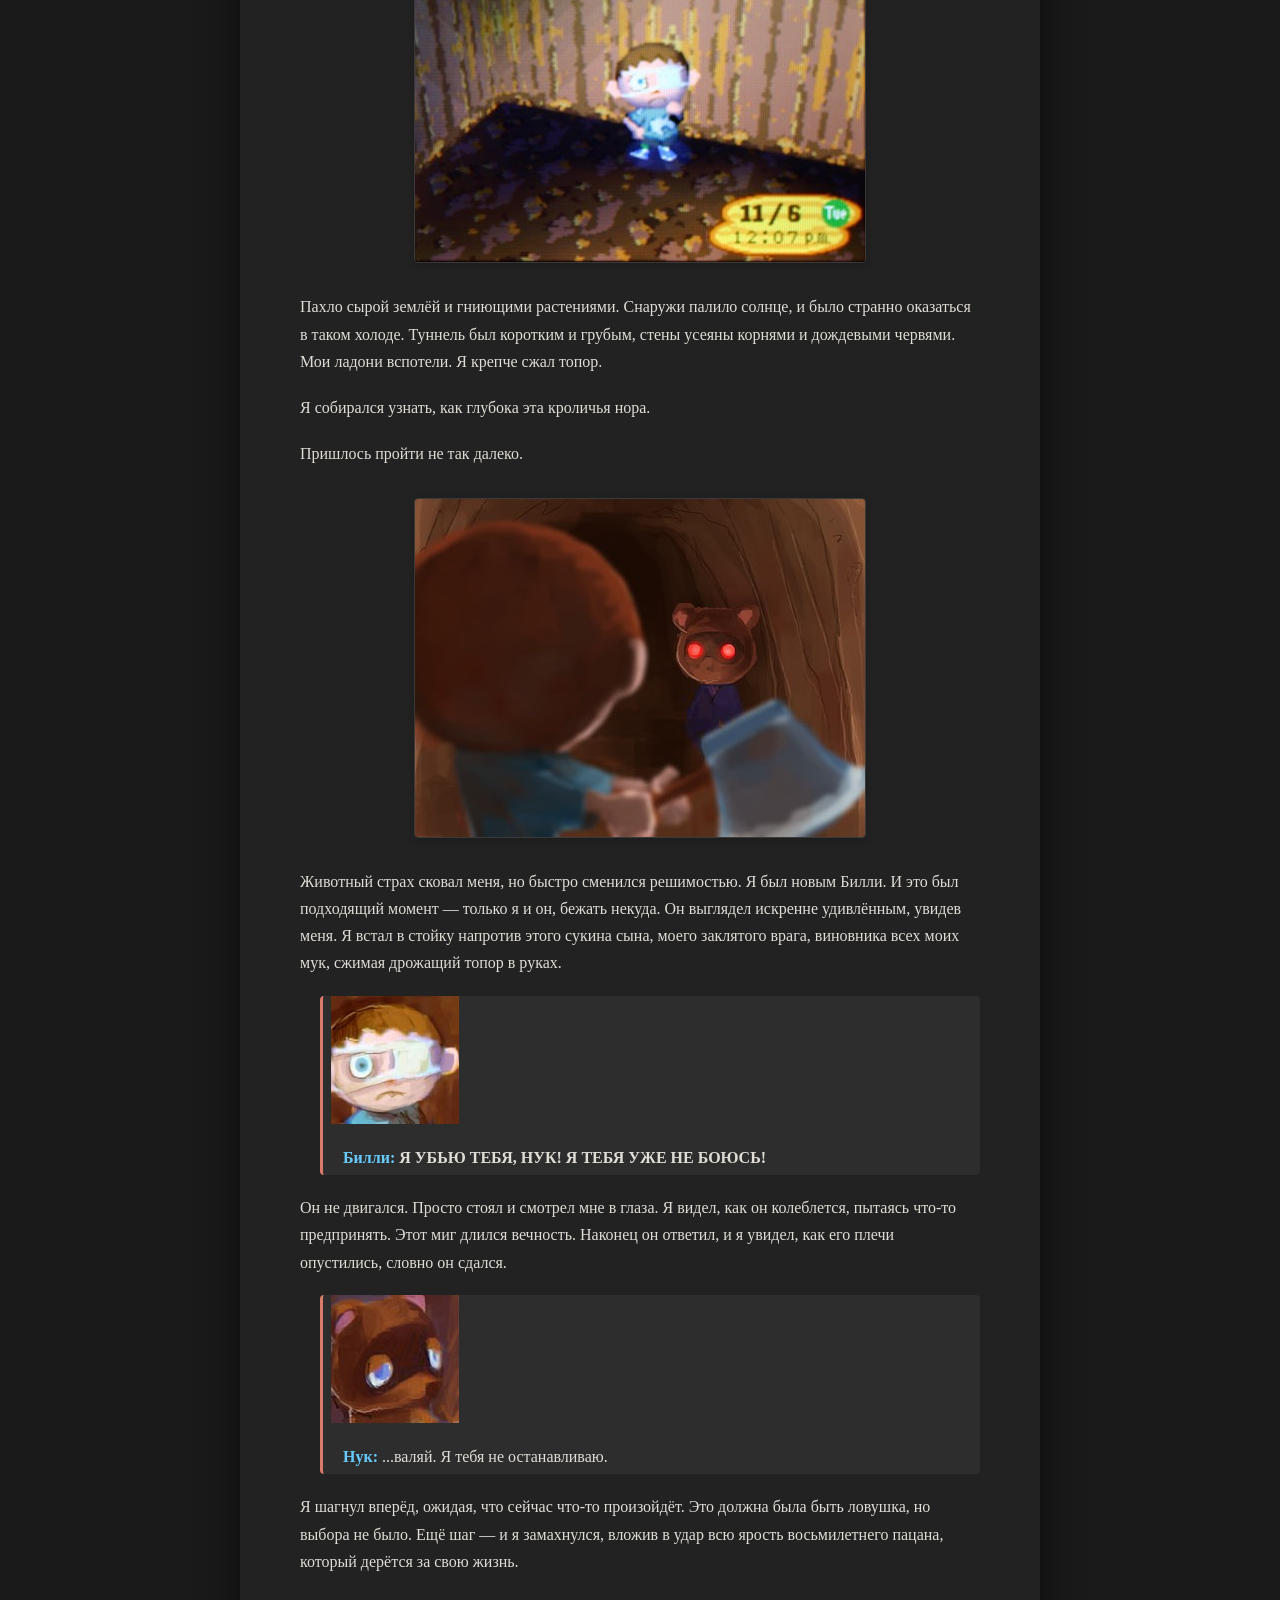
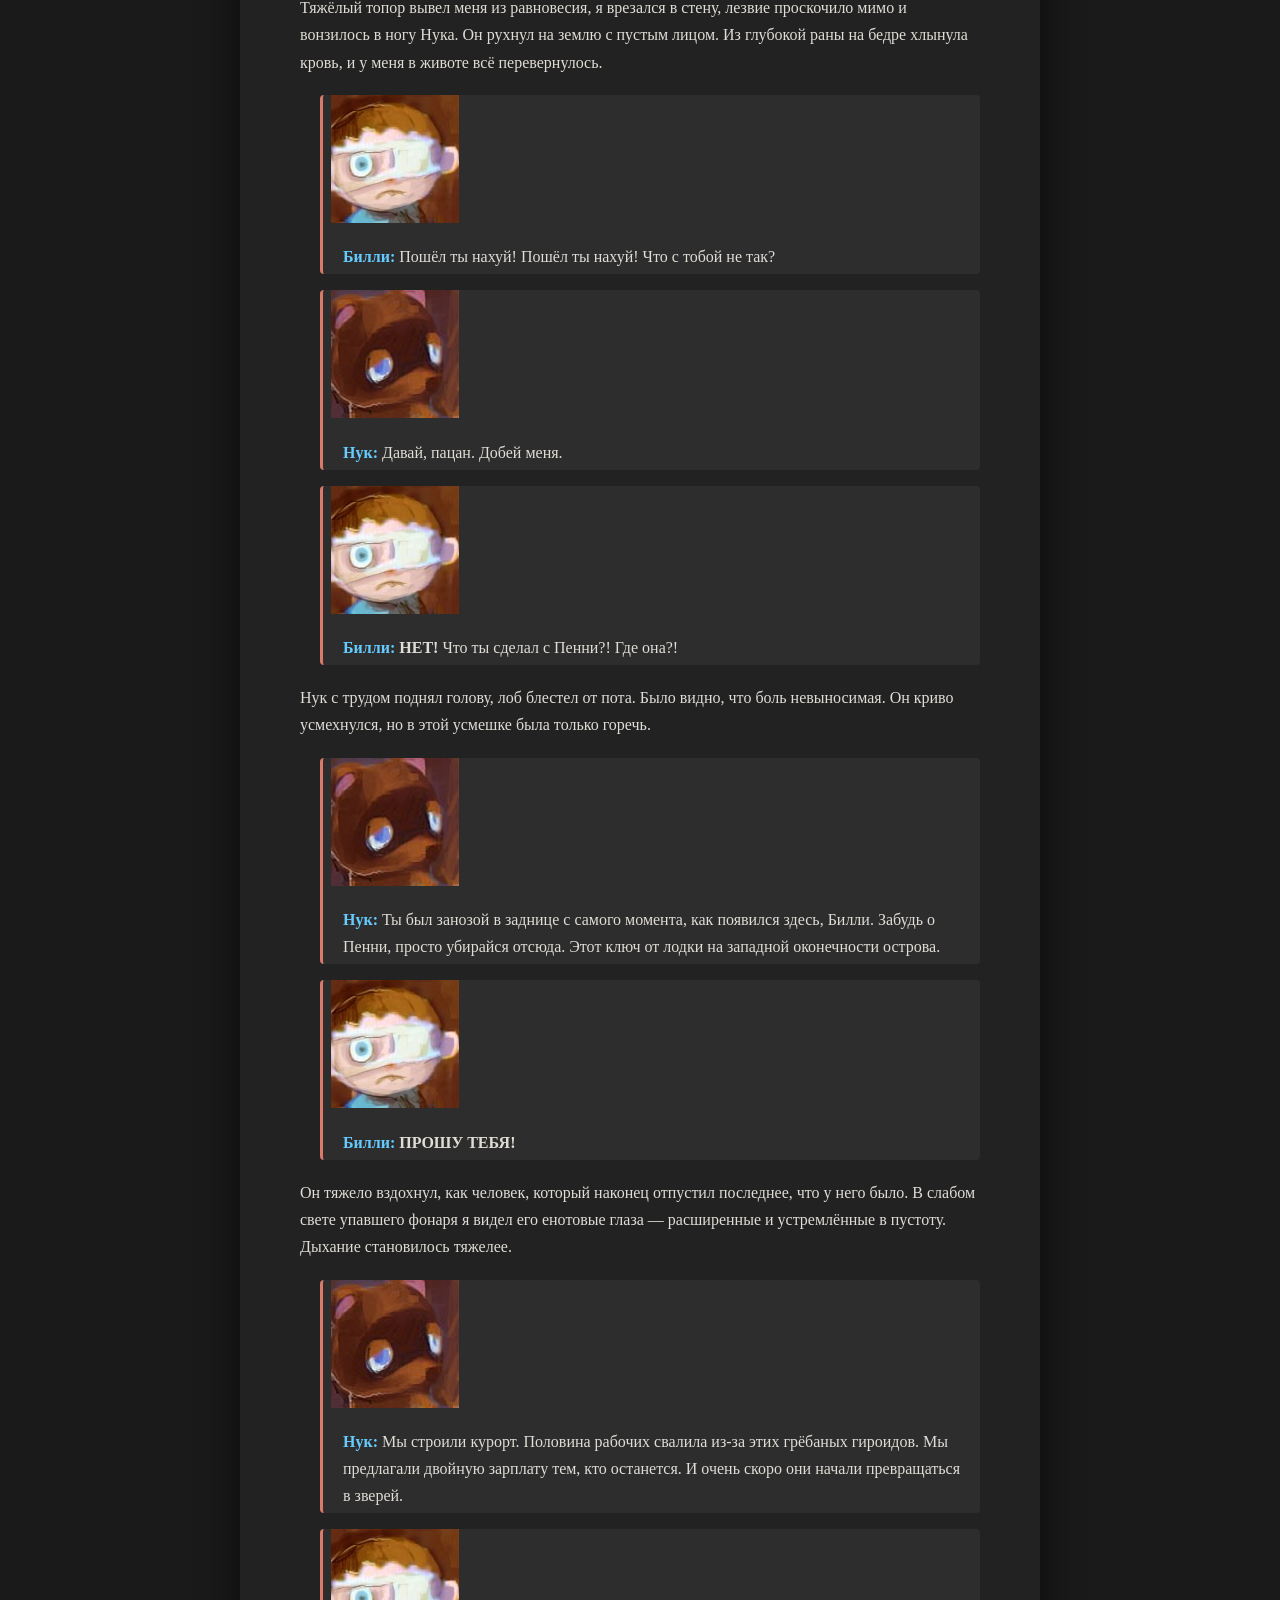
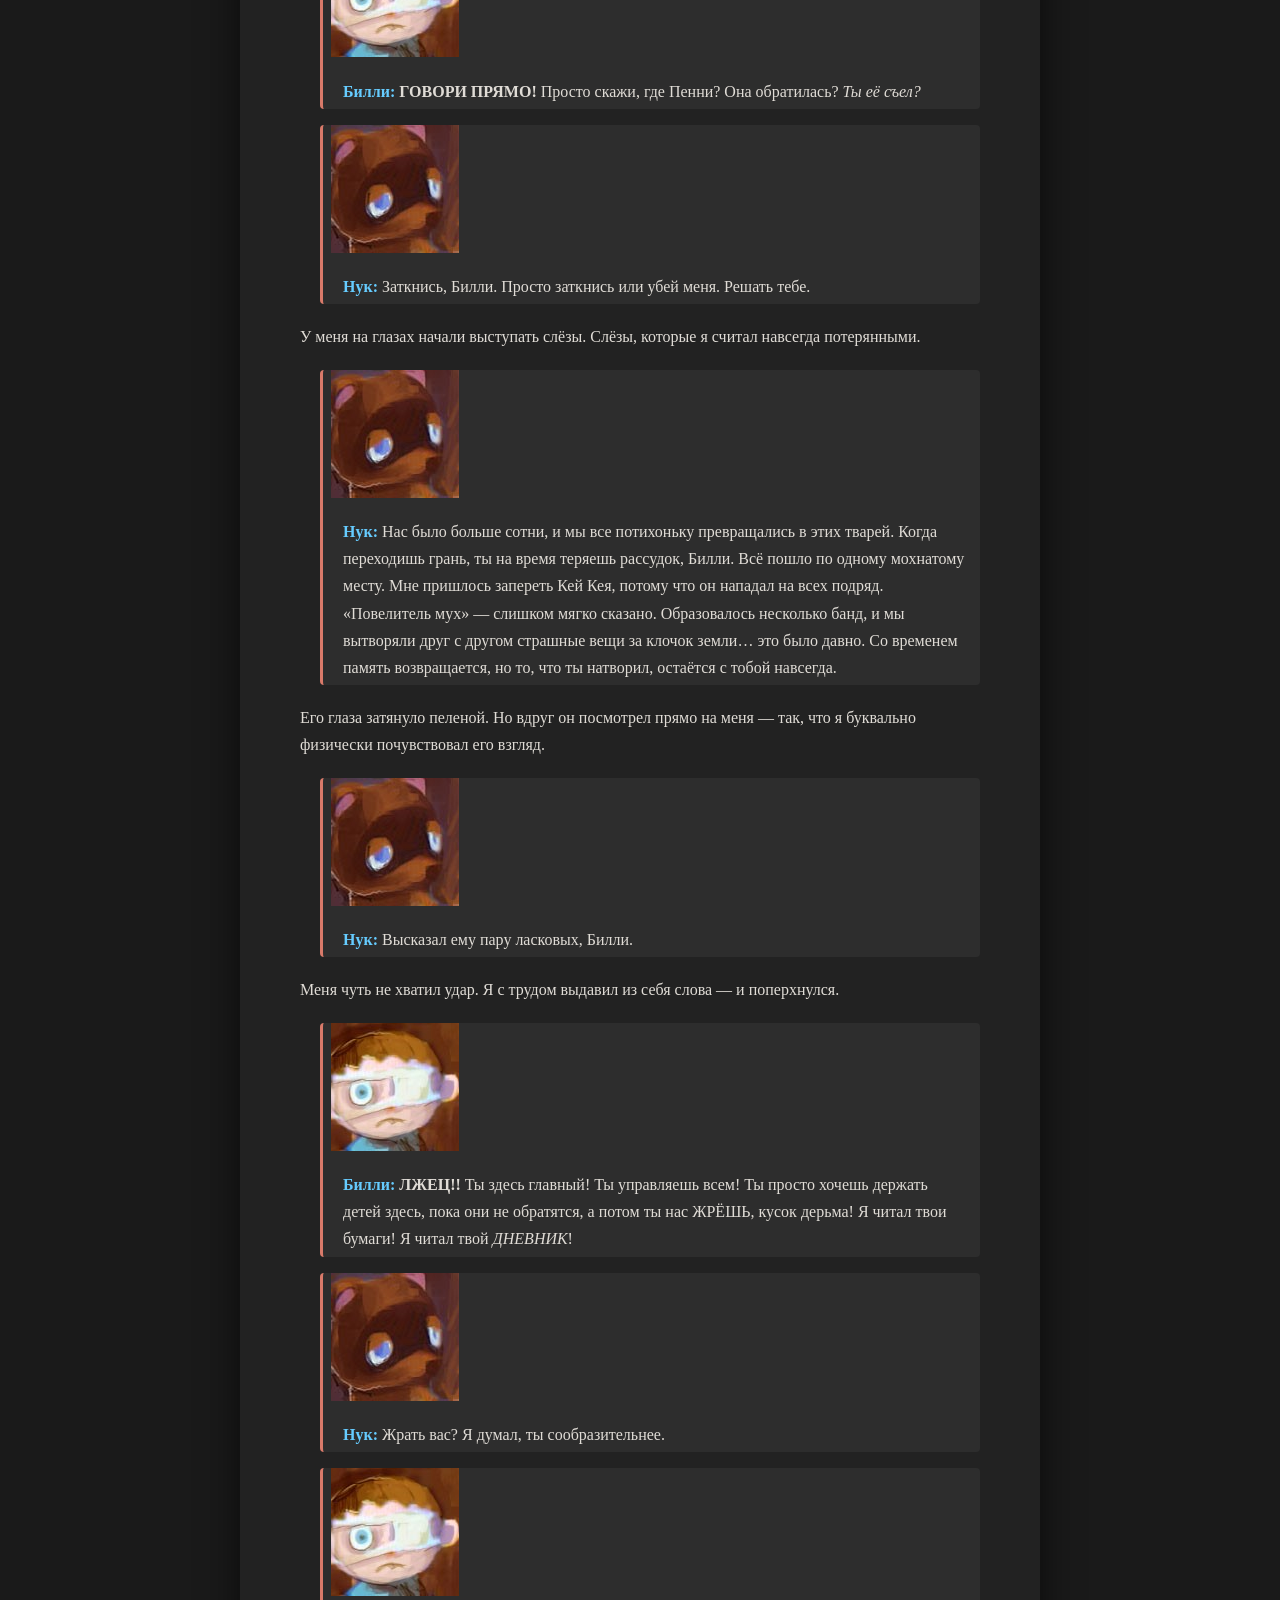
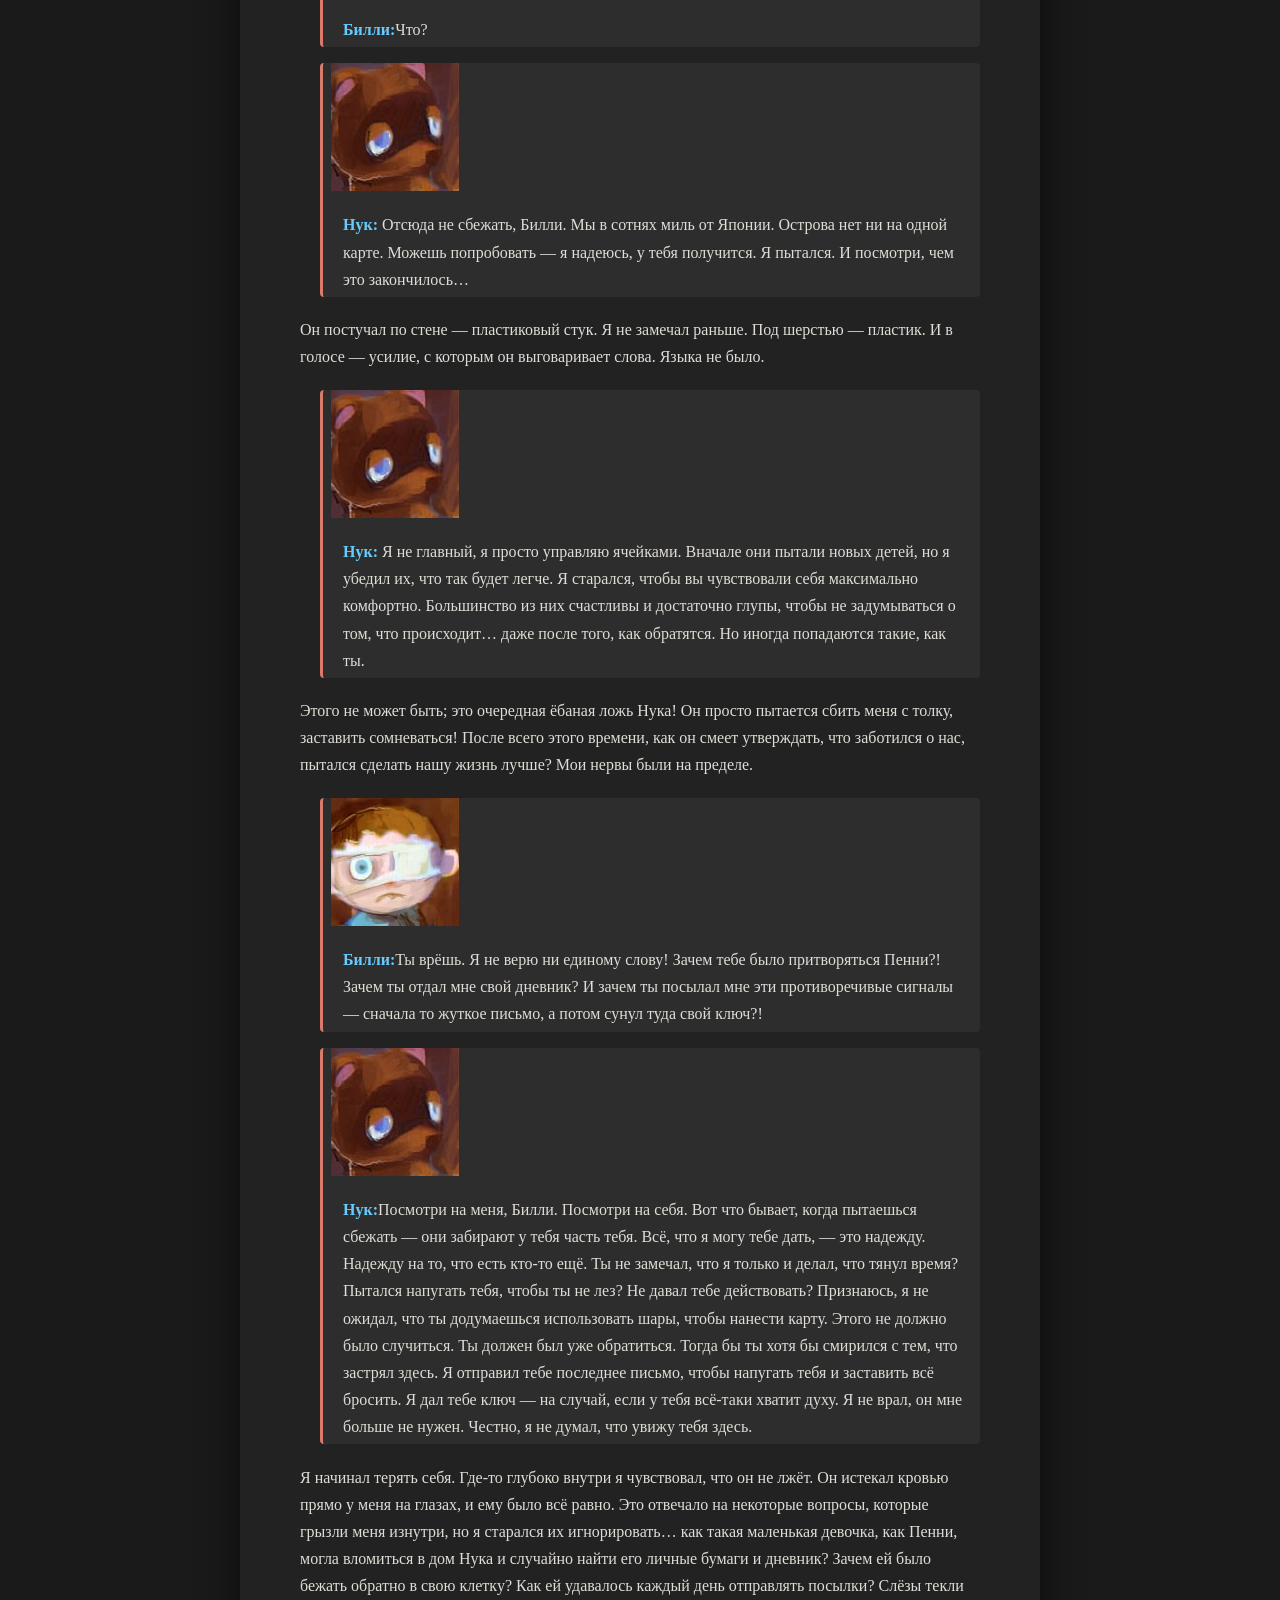
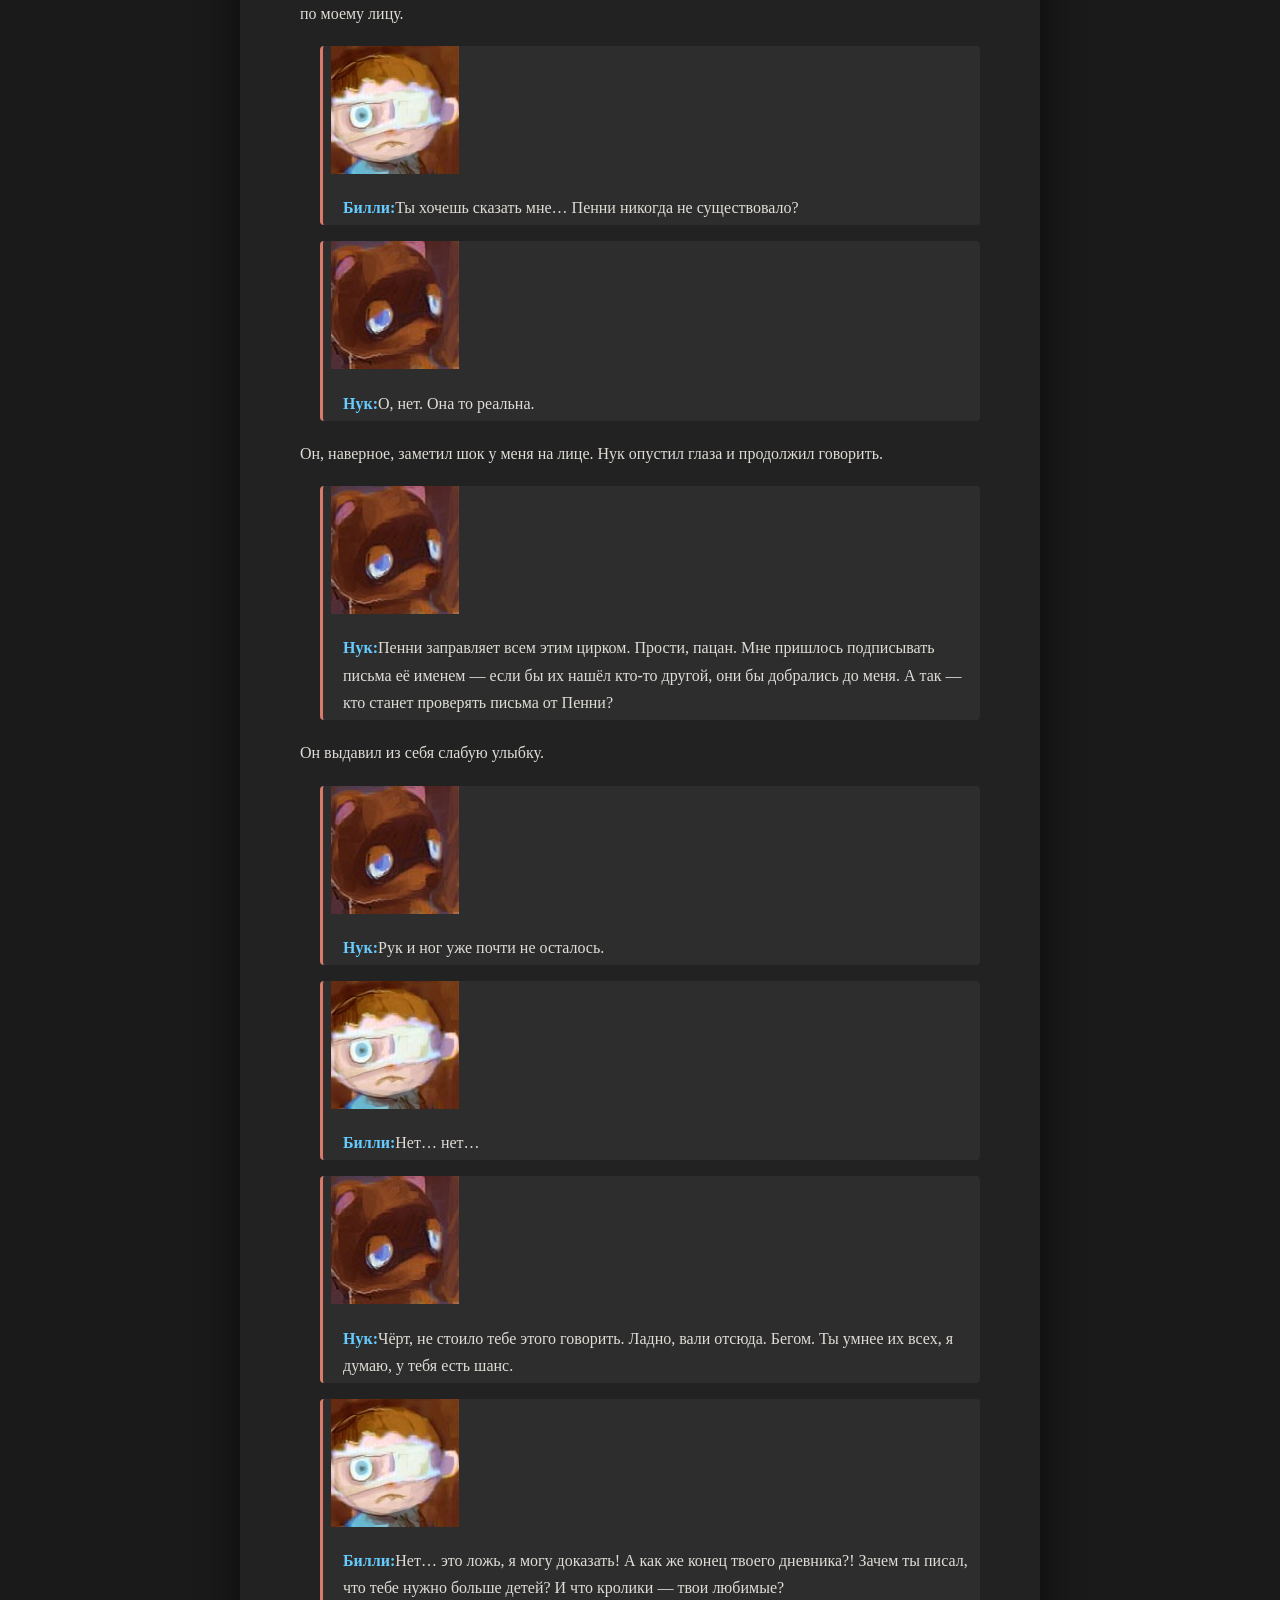
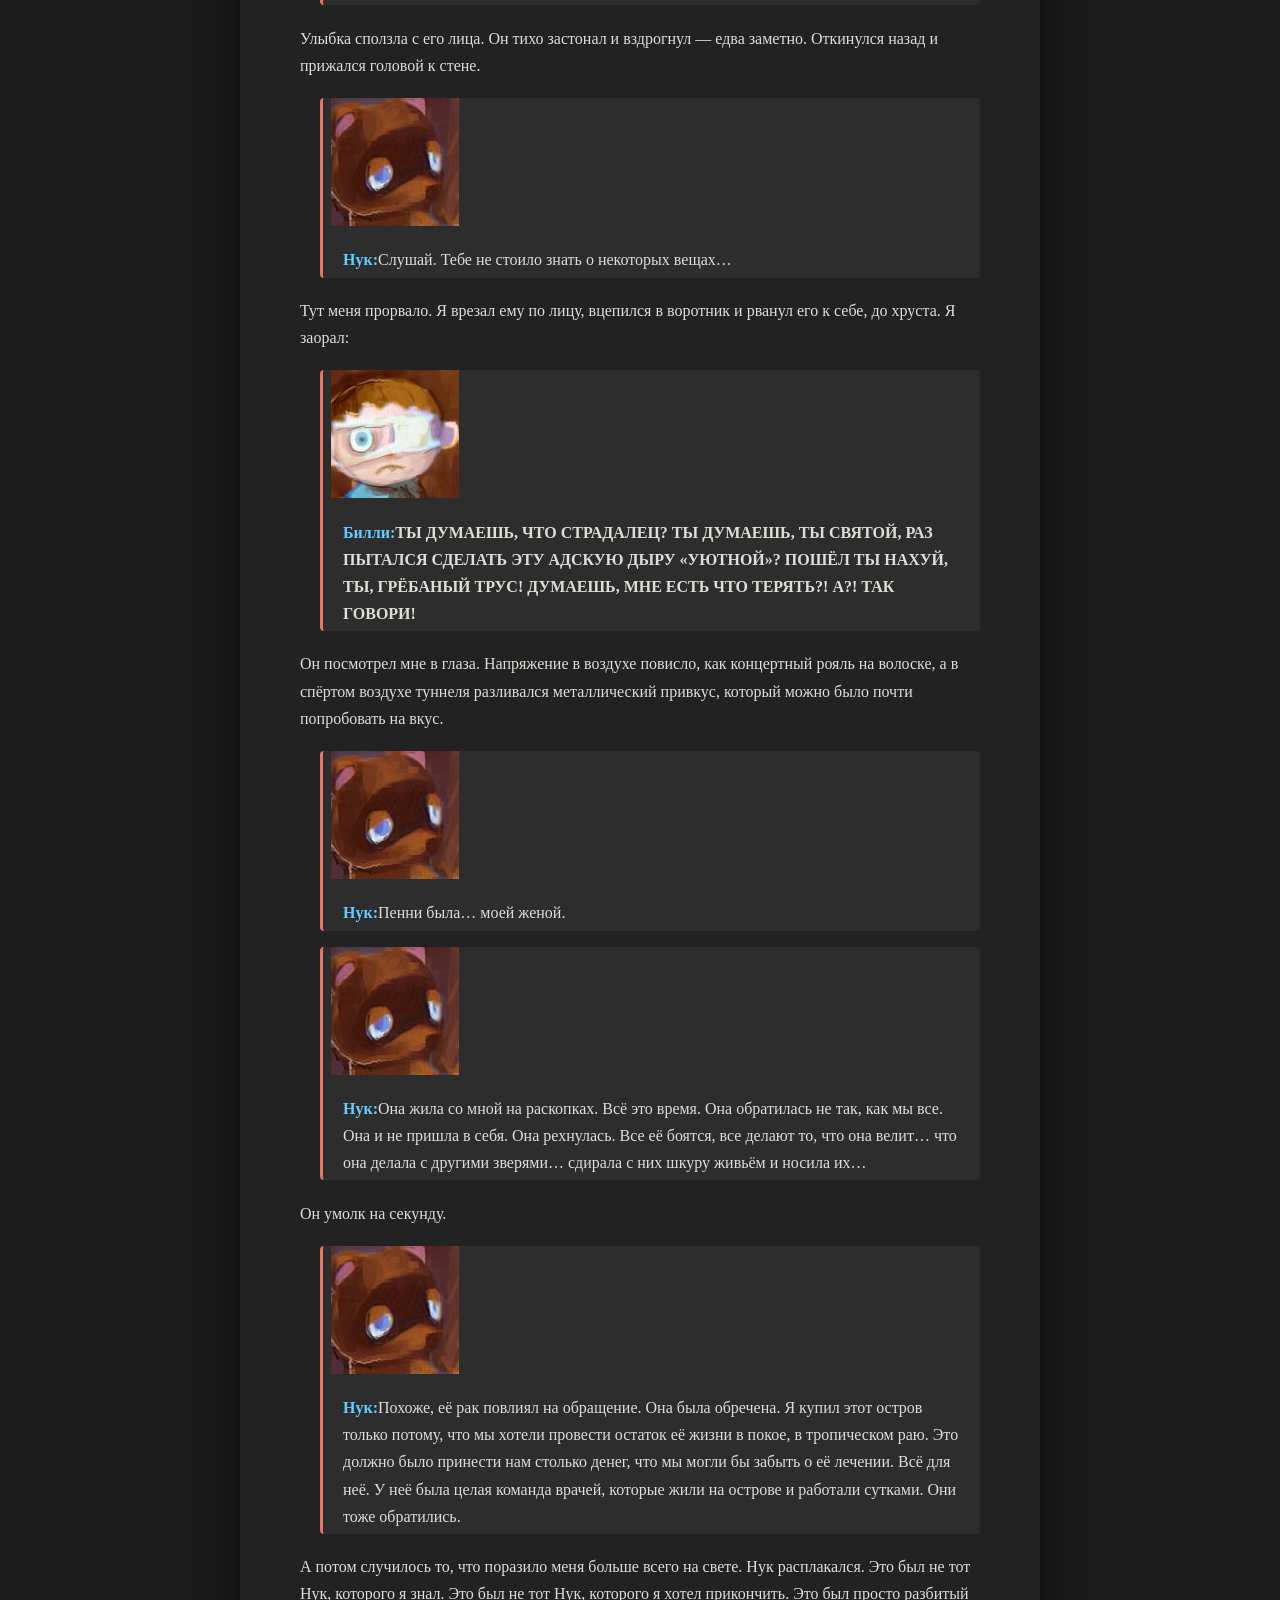
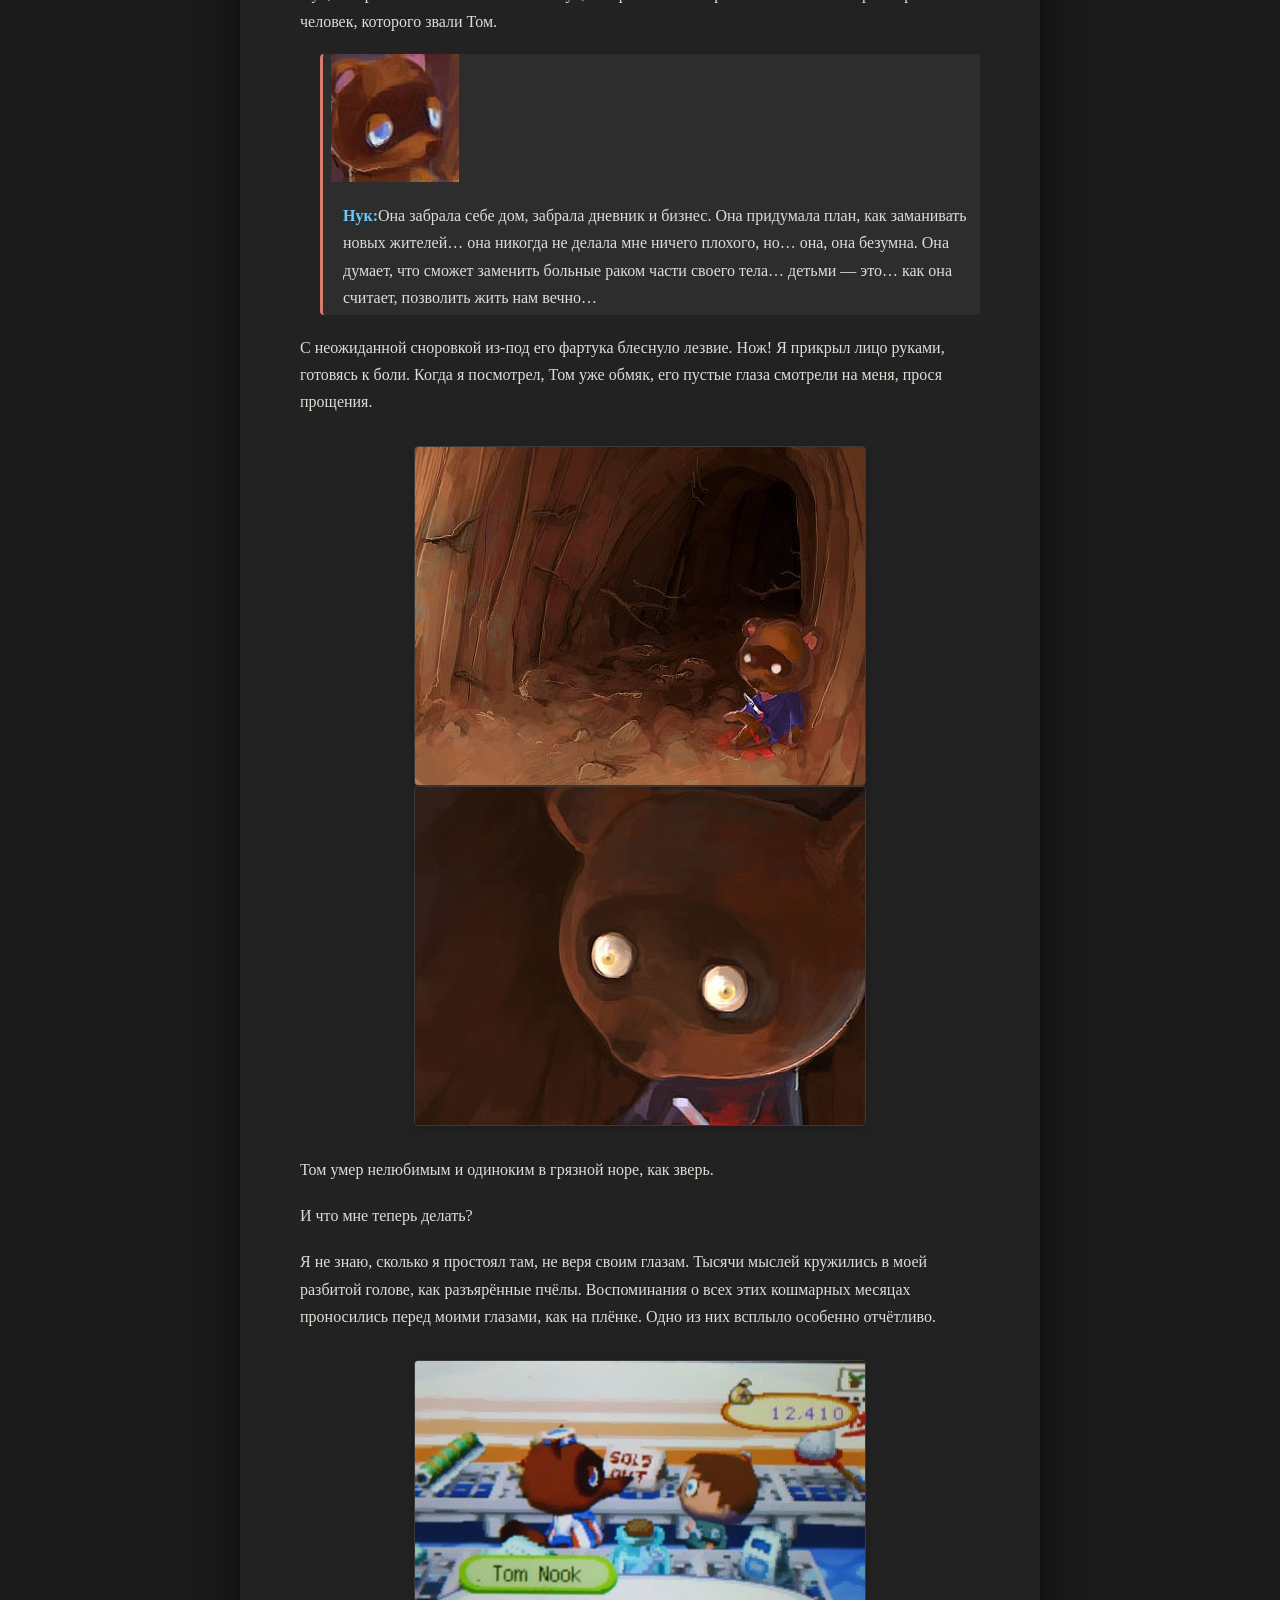
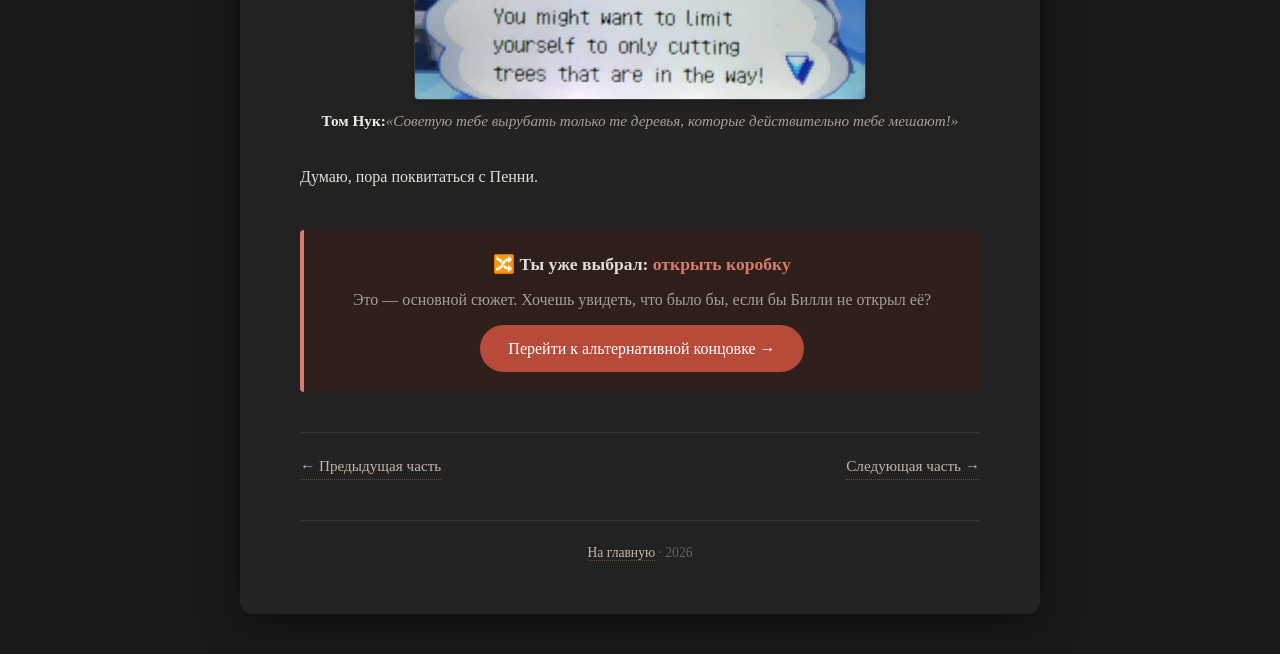
<file: part-10/index.html>
<!DOCTYPE html>
<html lang="ru">
<head>
    <meta charset="UTF-8" />
    <meta name="viewport" content="width=device-width, initial-scale=1.0" />
    <title>Глава 10</title>
    <link rel="stylesheet" href="../style.css" />
</head>
<body>
    <div class="wrapper">
        <header>
            <h1><a href="../index.html" style="color:inherit;text-decoration:none;">Ужасный секрет Animal Crossing</a></h1>
            <p class="subtitle">Глава 10: Утяжелённая Коробка-Компаньон (Про-Версия)</p>

            <!-- Кнопка переключения темы -->
            <div class="theme-toggle">
                <button id="theme-toggle-btn" aria-label="Переключить тему">
                    <span class="icon" id="theme-icon">🌙</span>
                    <span id="theme-label">Ночная тема</span>
                </button>
            </div>

            <div class="divider">
        </header>

        <main>
            <nav class="chapter-nav">
                <a href="../part-9/index.html">← Предыдущая часть</a>
                <a href="../part-11/index.html">Следующая часть →</a>
            </nav>

            <div class="content">
                <figure>
                    <img src="../part-9/images/22.BoxChoise.jpg"/>
                </figure>
                <p>Я знаю, что не должен смотреть. В голове я спорил с самим собой: открыть или нет? Смогу ли я жить, так и не узнав, что там? Я думал об этом минут двадцать, но казалось, что прошло три дня. Даже в самых безумных фантазиях я не мог представить, что в этой коробке может быть что-то хорошее. Но я всего лишь человек, и тот, кто привязал её к шару, это знал.</p>
                <p>Я осторожно заглядываю внутрь, ожидая, что единственный глаз подтвердит мои страхи: отрубленная рука, вырванный орган, целая ёбаная голова, которая смотрит на меня в упор. Сердце колотится, когда я разглядываю содержимое. Густая красная жижа покрывает дно, а в ней плавают какие-то пульсирующие куски. Адреналин ударил в кровь…</p>
                <p>Я был в замешательстве.</p>
                <p>Битое стекло? Чёрная металлическая рамка и шнур питания? Если бы я не знал лучше, я бы сказал, что кто-то положил сюда лавовую лампу, и она разбилась при падении. Это была лавовая лампа. Что? Это был последний подарок Пенни?</p>
                <p>Подождите-ка. Чтобы шар не улетел, его нужно утяжелить. По наитию я начал ощупывать лавовую слизь, и мои пальцы наткнулись на что-то неожиданно тяжёлое и гладкое.</p>
                <figure>
                    <img src="../part-10/images/1.LavaLamp.jpg"/>
                </figure>
                <p>Это был ключ. И на нём был символ Нука. Бремя ожидаемого ужаса, которое я нёс в себе, чуть ослабло. Неужели Пенни всё ещё там, в плену, её пытают… стоп. Я должен сосредоточиться.</p>
                <p>Так вот как Пенни попала в магазин той ночью. Интересно, как ей удалось его раздобыть. Прошло всего около недели, но казалось, что прошла целая вечность. К чёрту плот; я выбираю экспресс-маршрут. Я даже не знаю, как строить плот.</p>
                <p>Это действительно был ключ Нука.</p>
                <figure>
                    <img src="../part-10/images/2.NookNGoDay.jpg"/>
                </figure>
                <p>Был полдень, но Нук запер свою лавку наглухо, что было подозрительно, потому что я всё ещё не видел ни одного жителя в городке. Я отпер дверь, и она с привычным шорохом отъехала в сторону. Даже со светом, проникающим через окна, находиться в магазине Нука одному было жутко. Нервы звенели от мысли, что я иду в ловушку. Неужели звери-люди вырвутся из скрытых панелей, чтобы снова избить меня? Что-то подсказывало мне, что нет. Это не имело смысла. Что здесь вообще происходит?</p>
                <p>Секретный проход нашёлся быстро.</p>
                <figure>
                    <img src="../part-10/images/3.InNookNGo.jpg"/>
                </figure>
                <p>Побродив пару минут, я додумался нажать на зелёный значок доллара на его кассе. Передо мной открылся маленький люк. Как нетипично.</p>
                <p>Узкая лестница уходила в зловещую черноту. Если бы той ночью на месте Пенни был я, я бы развернулся и пошёл болтать с гироидами. Но я уже не был тем Билли. Мне было плевать на побег. Я хотел только одного — увидеть Пенни. А если это невозможно… я содрогнулся — я хотел увидеть кровь.</p>
                <p>Я оглядел магазин и заметил, что сегодня Нук продаёт походный фонарь. Ловкость рук — и он мой. Повезло — он уже был с батарейками. Я включил его на максимум — света было мало. Я заглянул в люк, вниз, в мутную тьму.</p>
                <figure>
                    <img src="../part-10/images/4.Underground.jpg"/>
                </figure>
                <p>Пахло сырой землёй и гниющими растениями. Снаружи палило солнце, и было странно оказаться в таком холоде. Туннель был коротким и грубым, стены усеяны корнями и дождевыми червями. Мои ладони вспотели. Я крепче сжал топор.</p>
                <p>Я собирался узнать, как глубока эта кроличья нора.</p>
                <p>Пришлось пройти не так далеко.</p>
                <figure>
                    <img src="../part-10/images/5.NookReadyToDie.jpg"/>
                </figure>
                <p>Животный страх сковал меня, но быстро сменился решимостью. Я был новым Билли. И это был подходящий момент — только я и он, бежать некуда. Он выглядел искренне удивлённым, увидев меня. Я встал в стойку напротив этого сукина сына, моего заклятого врага, виновника всех моих мук, сжимая дрожащий топор в руках.</p>
                <div class="dialogue">
                    <img src="../part-10/images/BillyFace.jpg"/>
                    <p><strong class="billy">Билли:</strong> <strong>Я УБЬЮ ТЕБЯ, НУК! Я ТЕБЯ УЖЕ НЕ БОЮСЬ!</strong></p>
                </div>
                <p>Он не двигался. Просто стоял и смотрел мне в глаза. Я видел, как он колеблется, пытаясь что-то предпринять. Этот миг длился вечность. Наконец он ответил, и я увидел, как его плечи опустились, словно он сдался.</p>
                <div class="dialogue">
                    <img src="../part-10/images/NookFace.jpg"/>
                    <p><strong class="billy">Нук:</strong> ...валяй. Я тебя не останавливаю.</p>
                </div>
                <p>Я шагнул вперёд, ожидая, что сейчас что-то произойдёт. Это должна была быть ловушка, но выбора не было. Ещё шаг — и я замахнулся, вложив в удар всю ярость восьмилетнего пацана, который дерётся за свою жизнь.</p>
                <p>Тяжёлый топор вывел меня из равновесия, я врезался в стену, лезвие проскочило мимо и вонзилось в ногу Нука. Он рухнул на землю с пустым лицом. Из глубокой раны на бедре хлынула кровь, и у меня в животе всё перевернулось.</p>
                <div class="dialogue">
                    <img src="../part-10/images/BillyFace.jpg"/>
                    <p><strong class="billy">Билли:</strong> Пошёл ты нахуй! Пошёл ты нахуй! Что с тобой не так?</p>
                </div>
                <div class="dialogue">
                    <img src="../part-10/images/NookFace.jpg"/>
                    <p><strong class="billy">Нук:</strong> Давай, пацан. Добей меня.</p>
                </div>
                <div class="dialogue">
                    <img src="../part-10/images/BillyFace.jpg"/>
                    <p><strong class="billy">Билли:</strong> <strong>НЕТ!</strong> Что ты сделал с Пенни?! Где она?!</p>
                </div>
                <p>Нук с трудом поднял голову, лоб блестел от пота. Было видно, что боль невыносимая. Он криво усмехнулся, но в этой усмешке была только горечь.</p>
                <div class="dialogue">
                    <img src="../part-10/images/NookFace.jpg"/>
                    <p><strong class="billy">Нук:</strong> Ты был занозой в заднице с самого момента, как появился здесь, Билли. Забудь о Пенни, просто убирайся отсюда. Этот ключ от лодки на западной оконечности острова.</p>
                </div>
                <div class="dialogue">
                    <img src="../part-10/images/BillyFace.jpg"/>
                    <p><strong class="billy">Билли:</strong> <strong>ПРОШУ ТЕБЯ!</strong></p>
                </div>
                <p>Он тяжело вздохнул, как человек, который наконец отпустил последнее, что у него было. В слабом свете упавшего фонаря я видел его енотовые глаза — расширенные и устремлённые в пустоту. Дыхание становилось тяжелее.</p>
                <div class="dialogue">
                    <img src="../part-10/images/NookFace.jpg"/>
                    <p><strong class="billy">Нук:</strong> Мы строили курорт. Половина рабочих свалила из-за этих грёбаных гироидов. Мы предлагали двойную зарплату тем, кто останется. И очень скоро они начали превращаться в зверей.</p>
                </div>
                <div class="dialogue">
                    <img src="../part-10/images/BillyFace.jpg"/>
                    <p><strong class="billy">Билли:</strong> <strong>ГОВОРИ ПРЯМО! </strong>Просто скажи, где Пенни? Она обратилась? <em>Ты её съел?</em></p>
                </div>
                <div class="dialogue">
                    <img src="../part-10/images/NookFace.jpg"/>
                    <p><strong class="billy">Нук:</strong> Заткнись, Билли. Просто заткнись или убей меня. Решать тебе.</p>
                </div>
                <p>У меня на глазах начали выступать слёзы. Слёзы, которые я считал навсегда потерянными.</p>
                <div class="dialogue">
                    <img src="../part-10/images/NookFace.jpg"/>
                    <p><strong class="billy">Нук:</strong> Нас было больше сотни, и мы все потихоньку превращались в этих тварей. Когда переходишь грань, ты на время теряешь рассудок, Билли. Всё пошло по одному мохнатому месту. Мне пришлось запереть Кей Кея, потому что он нападал на всех подряд. «Повелитель мух» — слишком мягко сказано. Образовалось несколько банд, и мы вытворяли друг с другом страшные вещи за клочок земли… это было давно. Со временем память возвращается, но то, что ты натворил, остаётся с тобой навсегда.</p>
                </div>
                <p>Его глаза затянуло пеленой. Но вдруг он посмотрел прямо на меня — так, что я буквально физически почувствовал его взгляд.</p>
                <div class="dialogue">
                    <img src="../part-10/images/NookFace.jpg"/>
                    <p><strong class="billy">Нук:</strong> Высказал ему пару ласковых, Билли.</p>
                </div>
                <p>Меня чуть не хватил удар. Я с трудом выдавил из себя слова — и поперхнулся.</p>
                <div class="dialogue">
                    <img src="../part-10/images/BillyFace.jpg"/>
                    <p><strong class="billy">Билли:</strong> <strong>ЛЖЕЦ!! </strong>Ты здесь главный! Ты управляешь всем! Ты просто хочешь держать детей здесь, пока они не обратятся, а потом ты нас ЖРЁШЬ, кусок дерьма! Я читал твои бумаги! Я читал твой <em>ДНЕВНИК</em>!</p>
                </div>
                <div class="dialogue">
                    <img src="../part-10/images/NookFace.jpg"/>
                    <p><strong class="billy">Нук:</strong> Жрать вас? Я думал, ты сообразительнее.</p>
                </div>
                <div class="dialogue">
                    <img src="../part-10/images/BillyFace.jpg"/>
                    <p><strong class="billy">Билли:</strong>Что?</p>
                </div>
                <div class="dialogue">
                    <img src="../part-10/images/NookFace.jpg"/>
                    <p><strong class="billy">Нук:</strong> Отсюда не сбежать, Билли. Мы в сотнях миль от Японии. Острова нет ни на одной карте. Можешь попробовать — я надеюсь, у тебя получится. Я пытался. И посмотри, чем это закончилось…</p>
                </div>
                <p>Он постучал по стене — пластиковый стук. Я не замечал раньше. Под шерстью — пластик. И в голосе — усилие, с которым он выговаривает слова. Языка не было.</p>
                <div class="dialogue">
                    <img src="../part-10/images/NookFace.jpg"/>
                    <p><strong class="billy">Нук:</strong> Я не главный, я просто управляю ячейками. Вначале они пытали новых детей, но я убедил их, что так будет легче. Я старался, чтобы вы чувствовали себя максимально комфортно. Большинство из них счастливы и достаточно глупы, чтобы не задумываться о том, что происходит… даже после того, как обратятся. Но иногда попадаются такие, как ты.</p>
                </div>
                <p>Этого не может быть; это очередная ёбаная ложь Нука! Он просто пытается сбить меня с толку, заставить сомневаться! После всего этого времени, как он смеет утверждать, что заботился о нас, пытался сделать нашу жизнь лучше? Мои нервы были на пределе.</p>
                <div class="dialogue">
                    <img src="../part-10/images/BillyFace.jpg"/>
                    <p><strong class="billy">Билли:</strong>Ты врёшь. Я не верю ни единому слову! Зачем тебе было притворяться Пенни?! Зачем ты отдал мне свой дневник? И зачем ты посылал мне эти противоречивые сигналы — сначала то жуткое письмо, а потом сунул туда свой ключ?!</p>
                </div>
                <div class="dialogue">
                    <img src="../part-10/images/NookFace.jpg"/>
                    <p><strong class="billy">Нук:</strong>Посмотри на меня, Билли. Посмотри на себя. Вот что бывает, когда пытаешься сбежать — они забирают у тебя часть тебя. Всё, что я могу тебе дать, — это надежду. Надежду на то, что есть кто-то ещё. Ты не замечал, что я только и делал, что тянул время? Пытался напугать тебя, чтобы ты не лез? Не давал тебе действовать? Признаюсь, я не ожидал, что ты додумаешься использовать шары, чтобы нанести карту. Этого не должно было случиться. Ты должен был уже обратиться. Тогда бы ты хотя бы смирился с тем, что застрял здесь. Я отправил тебе последнее письмо, чтобы напугать тебя и заставить всё бросить. Я дал тебе ключ — на случай, если у тебя всё-таки хватит духу. Я не врал, он мне больше не нужен. Честно, я не думал, что увижу тебя здесь.</p>
                </div>
                <p>Я начинал терять себя. Где-то глубоко внутри я чувствовал, что он не лжёт. Он истекал кровью прямо у меня на глазах, и ему было всё равно. Это отвечало на некоторые вопросы, которые грызли меня изнутри, но я старался их игнорировать… как такая маленькая девочка, как Пенни, могла вломиться в дом Нука и случайно найти его личные бумаги и дневник? Зачем ей было бежать обратно в свою клетку? Как ей удавалось каждый день отправлять посылки? Слёзы текли по моему лицу.</p>
                <div class="dialogue">
                    <img src="../part-10/images/BillyFace.jpg"/>
                    <p><strong class="billy">Билли:</strong>Ты хочешь сказать мне… Пенни никогда не существовало?</p>
                </div>
                <div class="dialogue">
                    <img src="../part-10/images/NookFace.jpg"/>
                    <p><strong class="billy">Нук:</strong>О, нет. Она то реальна.</p>
                </div>
                <p>Он, наверное, заметил шок у меня на лице. Нук опустил глаза и продолжил говорить.</p>
                <div class="dialogue">
                    <img src="../part-10/images/NookFace.jpg"/>
                    <p><strong class="billy">Нук:</strong>Пенни заправляет всем этим цирком. Прости, пацан. Мне пришлось подписывать письма её именем — если бы их нашёл кто-то другой, они бы добрались до меня. А так — кто станет проверять письма от Пенни?</p>
                </div>
                <p>Он выдавил из себя слабую улыбку.</p>
                <div class="dialogue">
                    <img src="../part-10/images/NookFace.jpg"/>
                    <p><strong class="billy">Нук:</strong>Рук и ног уже почти не осталось.</p>
                </div>
                <div class="dialogue">
                    <img src="../part-10/images/BillyFace.jpg"/>
                    <p><strong class="billy">Билли:</strong>Нет… нет…</p>
                </div>
                <div class="dialogue">
                    <img src="../part-10/images/NookFace.jpg"/>
                    <p><strong class="billy">Нук:</strong>Чёрт, не стоило тебе этого говорить. Ладно, вали отсюда. Бегом. Ты умнее их всех, я думаю, у тебя есть шанс.</p>
                </div>
                <div class="dialogue">
                    <img src="../part-10/images/BillyFace.jpg"/>
                    <p><strong class="billy">Билли:</strong>Нет… это ложь, я могу доказать! А как же конец твоего дневника?! Зачем ты писал, что тебе нужно больше детей? И что кролики — твои любимые?</p>
                </div>
                <P>Улыбка сползла с его лица. Он тихо застонал и вздрогнул — едва заметно. Откинулся назад и прижался головой к стене.</P>
                <div class="dialogue">
                    <img src="../part-10/images/NookFace.jpg"/>
                    <p><strong class="billy">Нук:</strong>Слушай. Тебе не стоило знать о некоторых вещах…</p>
                </div>
                <p>Тут меня прорвало. Я врезал ему по лицу, вцепился в воротник и рванул его к себе, до хруста. Я заорал:</p>
                <div class="dialogue">
                    <img src="../part-10/images/BillyFace.jpg"/>
                    <p><strong class="billy">Билли:</strong><strong>ТЫ ДУМАЕШЬ, ЧТО СТРАДАЛЕЦ? ТЫ ДУМАЕШЬ, ТЫ СВЯТОЙ, РАЗ ПЫТАЛСЯ СДЕЛАТЬ ЭТУ АДСКУЮ ДЫРУ «УЮТНОЙ»? ПОШЁЛ ТЫ НАХУЙ, ТЫ, ГРЁБАНЫЙ ТРУС! ДУМАЕШЬ, МНЕ ЕСТЬ ЧТО ТЕРЯТЬ?! А?! ТАК ГОВОРИ!</strong></p>
                </div>
                <p>Он посмотрел мне в глаза. Напряжение в воздухе повисло, как концертный рояль на волоске, а в спёртом воздухе туннеля разливался металлический привкус, который можно было почти попробовать на вкус.</p>
                <div class="dialogue">
                    <img src="../part-10/images/NookFace.jpg"/>
                    <p><strong class="billy">Нук:</strong>Пенни была… моей женой.</p>
                </div>
                <div class="dialogue">
                    <img src="../part-10/images/NookFace.jpg"/>
                    <p><strong class="billy">Нук:</strong>Она жила со мной на раскопках. Всё это время. Она обратилась не так, как мы все. Она и не пришла в себя. Она рехнулась. Все её боятся, все делают то, что она велит… что она делала с другими зверями… сдирала с них шкуру живьём и носила их…</p>
                </div>
                <p>Он умолк на секунду.</p>
                <div class="dialogue">
                    <img src="../part-10/images/NookFace.jpg"/>
                    <p><strong class="billy">Нук:</strong>Похоже, её рак повлиял на обращение. Она была обречена. Я купил этот остров только потому, что мы хотели провести остаток её жизни в покое, в тропическом раю. Это должно было принести нам столько денег, что мы могли бы забыть о её лечении. Всё для неё. У неё была целая команда врачей, которые жили на острове и работали сутками. Они тоже обратились.</p>
                </div>
                <p>А потом случилось то, что поразило меня больше всего на свете. Нук расплакался. Это был не тот Нук, которого я знал. Это был не тот Нук, которого я хотел прикончить. Это был просто разбитый человек, которого звали Том.</p>
                <div class="dialogue">
                    <img src="../part-10/images/NookFace.jpg"/>
                    <p><strong class="billy">Нук:</strong>Она забрала себе дом, забрала дневник и бизнес. Она придумала план, как заманивать новых жителей… она никогда не делала мне ничего плохого, но… она, она безумна. Она думает, что сможет заменить больные раком части своего тела… детьми — это… как она считает, позволить жить нам вечно…</p>
                </div>
                <p>С неожиданной сноровкой из-под его фартука блеснуло лезвие. Нож! Я прикрыл лицо руками, готовясь к боли. Когда я посмотрел, Том уже обмяк, его пустые глаза смотрели на меня, прося прощения.</p>
                <figure>
                    <img src="../part-10/images/6.NookDeath.jpg"/>
                    <img src="../part-10/images/7.NookDeath2.jpg"/>
                </figure>
                <p>Том умер нелюбимым и одиноким в грязной норе, как зверь.</p>
                <p>И что мне теперь делать?</p>
                <p>Я не знаю, сколько я простоял там, не веря своим глазам. Тысячи мыслей кружились в моей разбитой голове, как разъярённые пчёлы. Воспоминания о всех этих кошмарных месяцах проносились перед моими глазами, как на плёнке. Одно из них всплыло особенно отчётливо.</p>
                <figure>
                    <img src="../part-5/images/3.NookAxe.jpg"/>
                    <figcaption>
                        <strong>Том Нук:</strong>«Советую тебе вырубать только те деревья, которые действительно тебе мешают!»
                    </figcaption>
                </figure>
                <p>Думаю, пора поквитаться с Пенни.</p>
            </div>
                <style>
                .choice-block {
                    margin: 40px 0 30px;
                    padding: 20px 25px;
                    background: var(--bg-warning);
                    border-left: 4px solid var(--text-warning);
                    border-radius: 4px;
                    text-align: center;
                }
                .choice-buttons {
                    display: flex;
                    flex-wrap: wrap;
                    justify-content: center;
                    gap: 15px;
                    margin-top: 10px;
                }
                .choice-btn {
                    display: inline-block;
                    padding: 10px 28px;
                    border-radius: 30px;
                    font-size: 1rem;
                    text-decoration: none;
                    transition: 0.2s;
                    font-family: 'Georgia', serif;
                    border: none;
                    cursor: pointer;
                }
                .choice-btn.alt-btn {
                    background: #b84a3a;
                    color: #fff;
                }
                .choice-btn.alt-btn:hover {
                    background: #a03a2a;
                    transform: scale(1.02);
                }
                .choice-btn.current-btn {
                    background: var(--bg-hover);
                    color: var(--text-muted);
                    border: 1px solid var(--border-default);
                    cursor: default;
                }
            </style>

            <div class="choice-block">
                <p style="font-size: 1.1rem; font-weight: bold; margin-bottom: 6px;">
                    🔀 Ты уже выбрал: <span style="color: var(--text-warning);">открыть коробку</span>
                </p>
                <p style="margin-bottom: 12px; color: var(--text-light);">
                    Это — основной сюжет. Хочешь увидеть, что было бы, если бы Билли не открыл её?
                </p>
                <div class="choice-buttons">
                    <a href="../part-13/index.html" class="choice-btn alt-btn">Перейти к альтернативной концовке →</a>
                </div>
            </div>
            <nav class="chapter-nav bottom">
                <a href="../part-9/index.html">← Предыдущая часть</a>
                <a href="../part-11/index.html">Следующая часть →</a>
            </nav>
        </main>

        <footer>
            <p><a href="../index.html">На главную</a> · 2026</p>
        </footer>
    </div>

    <script src="../theme.js"></script>
</body>
</html>
</file>
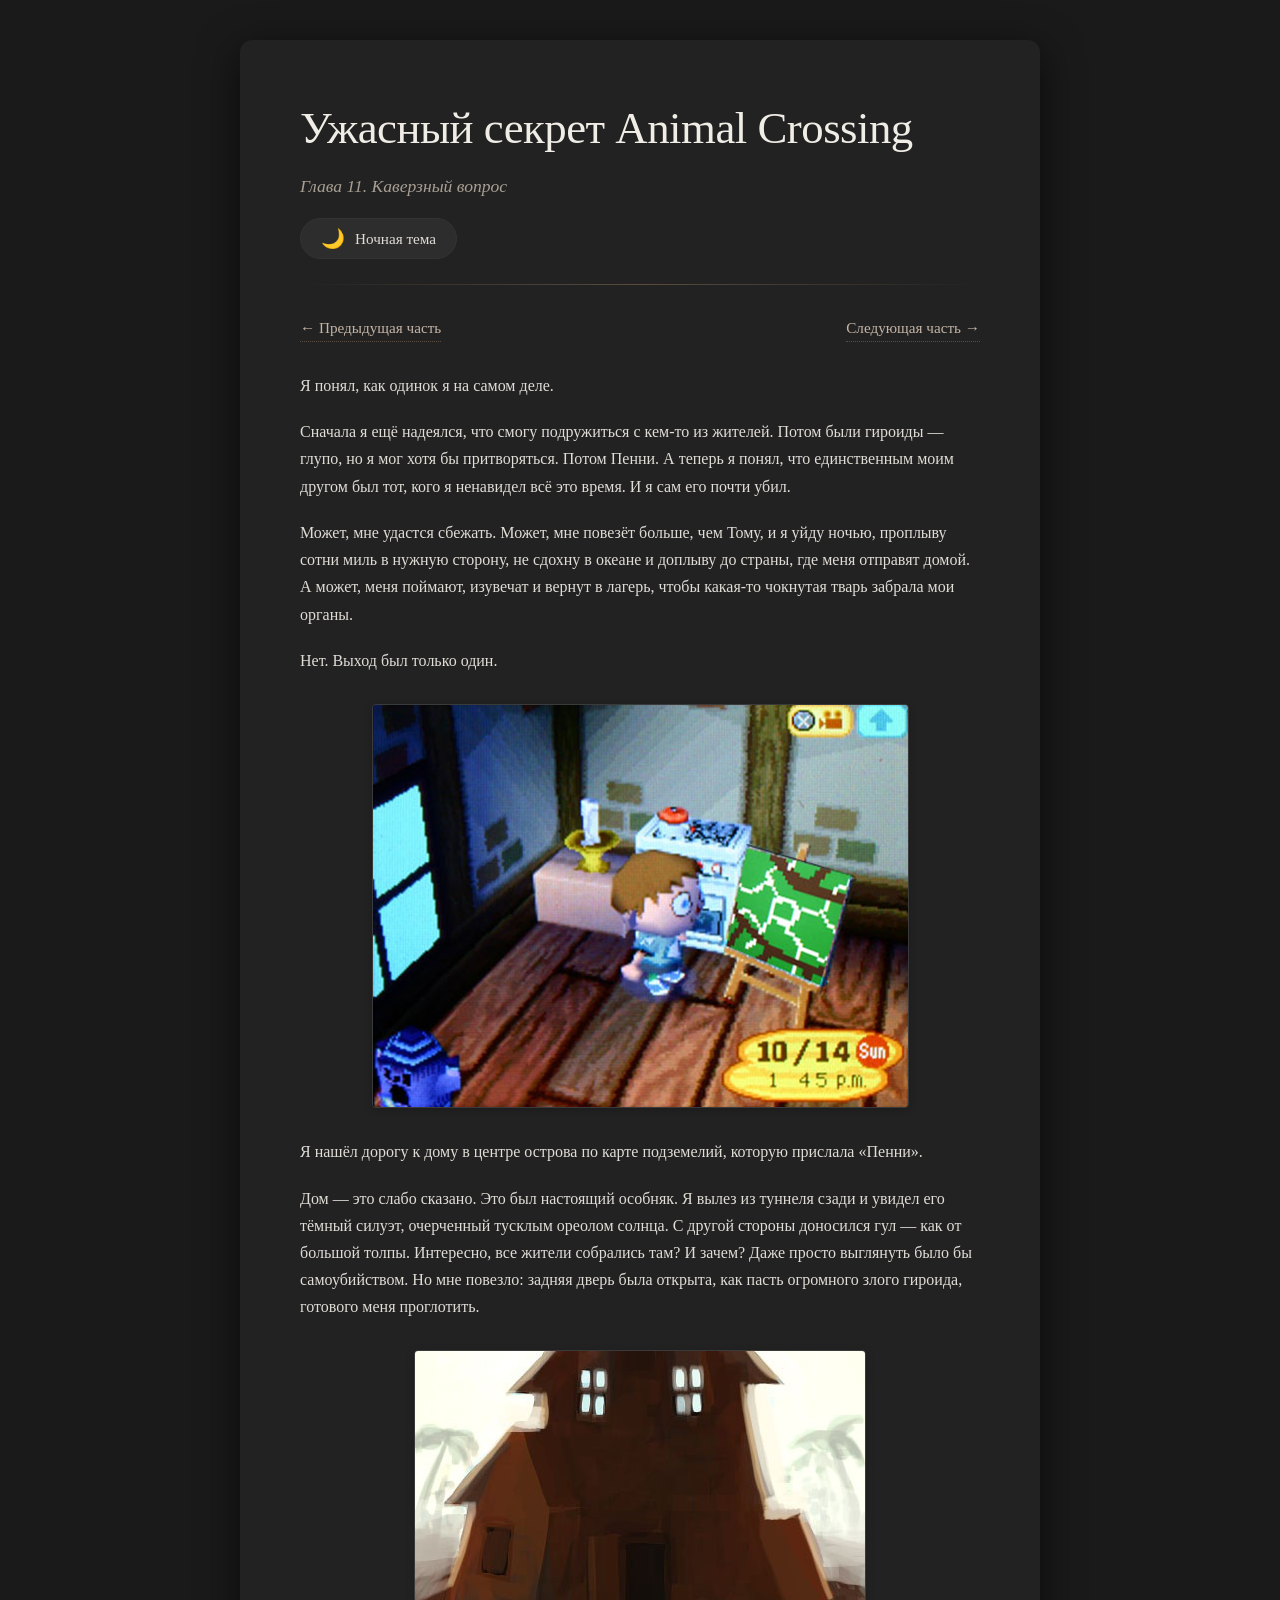
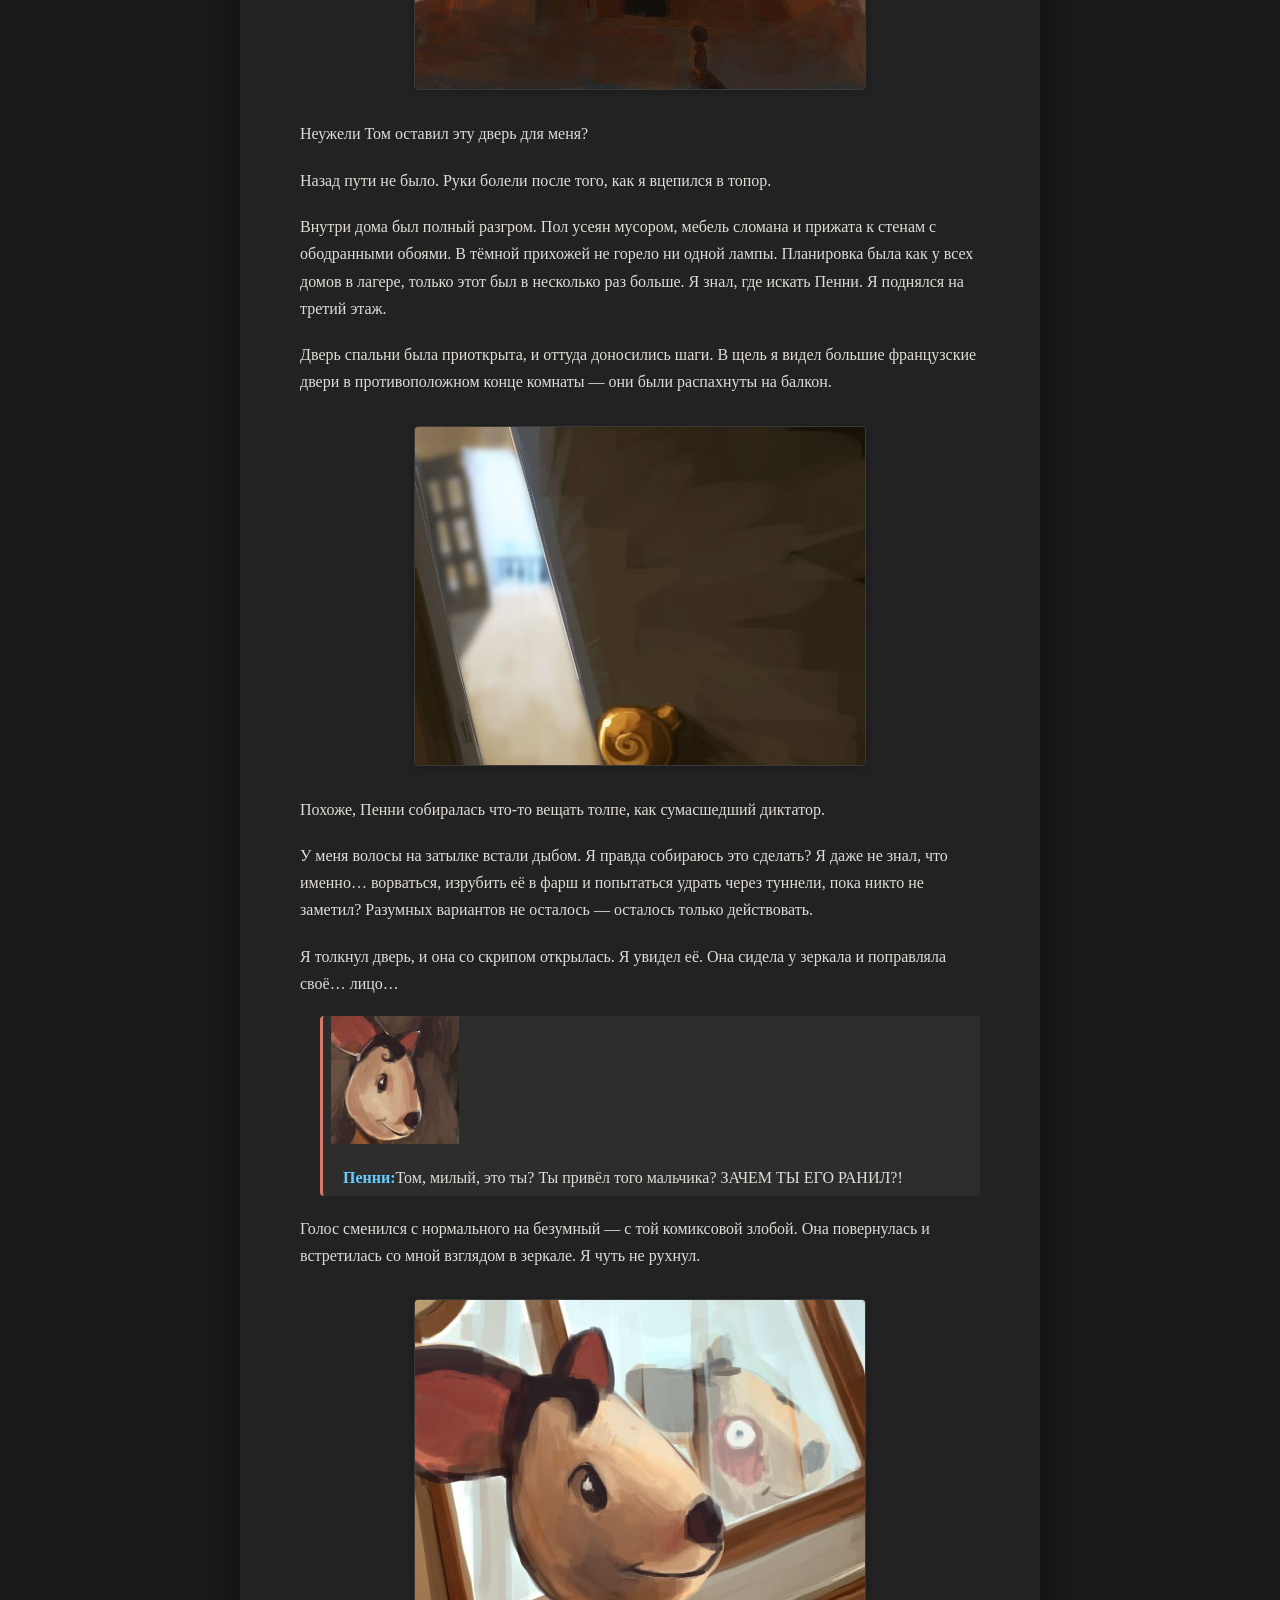
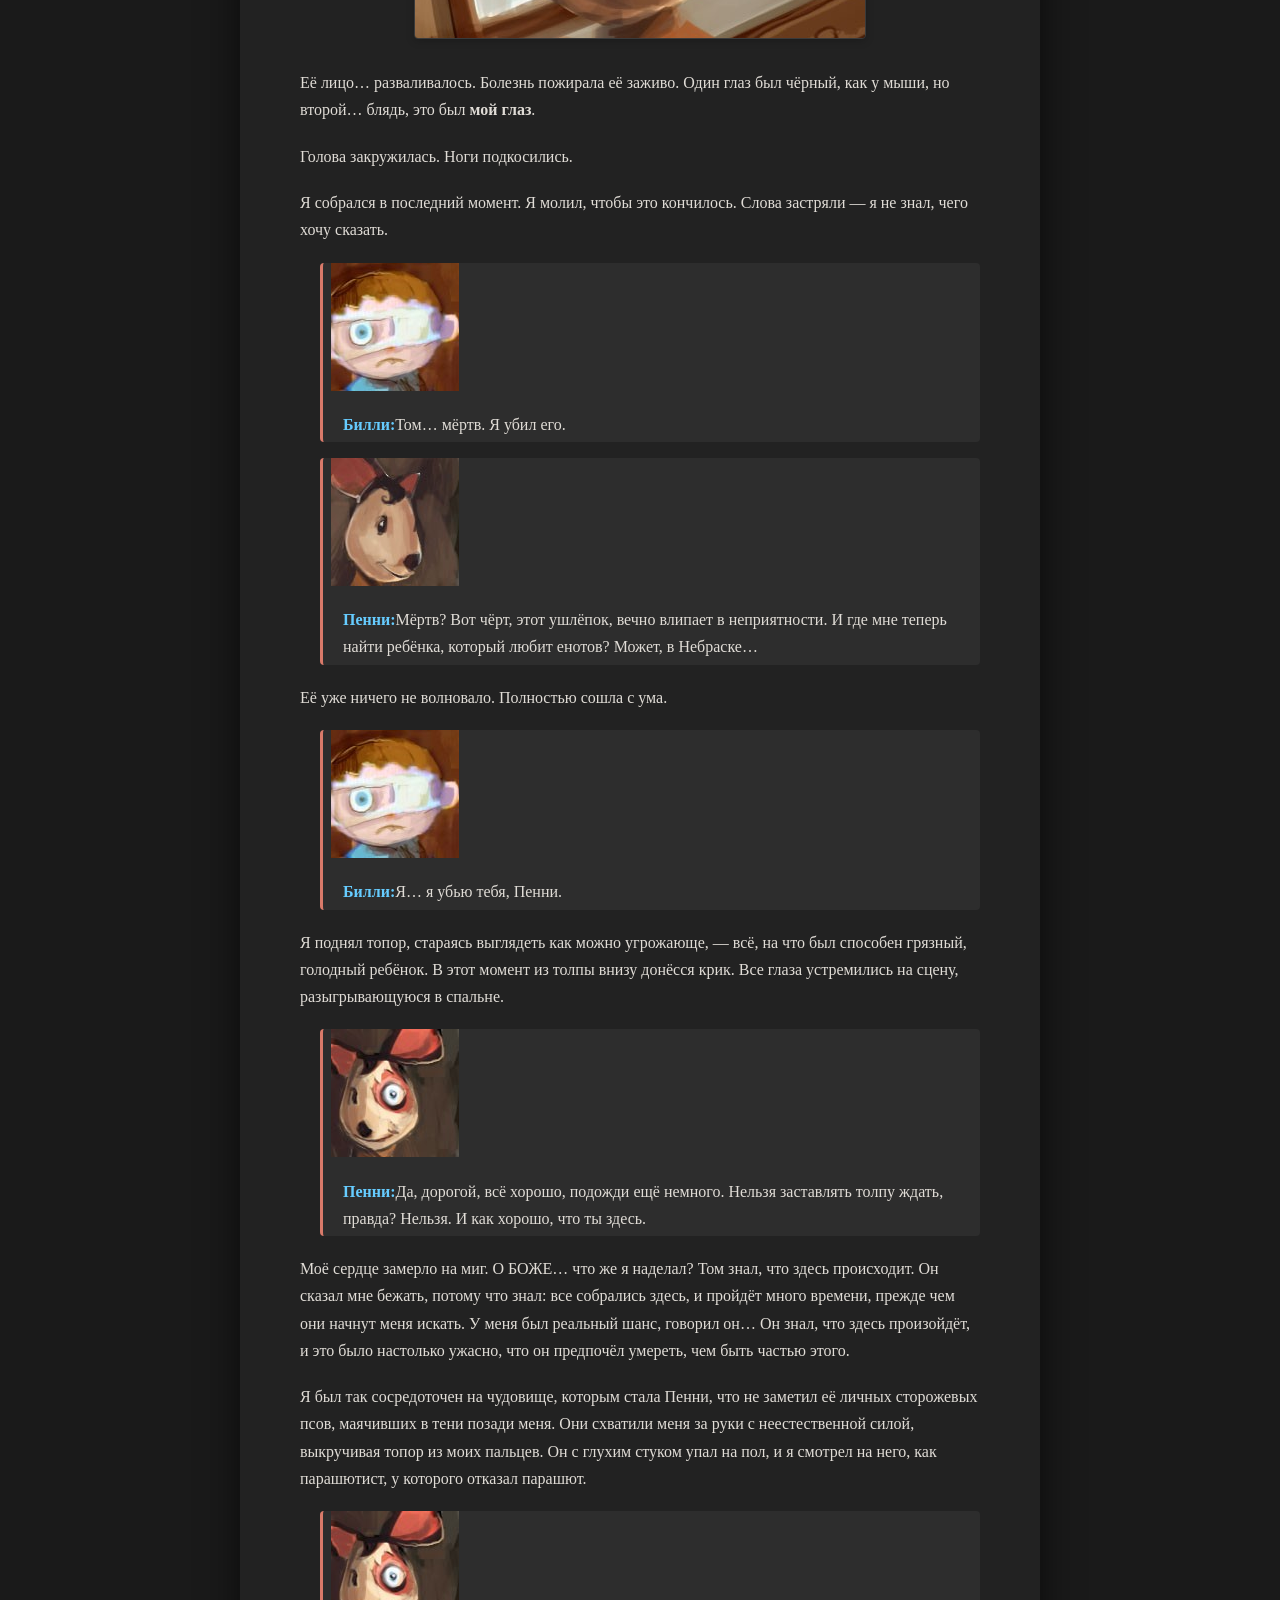
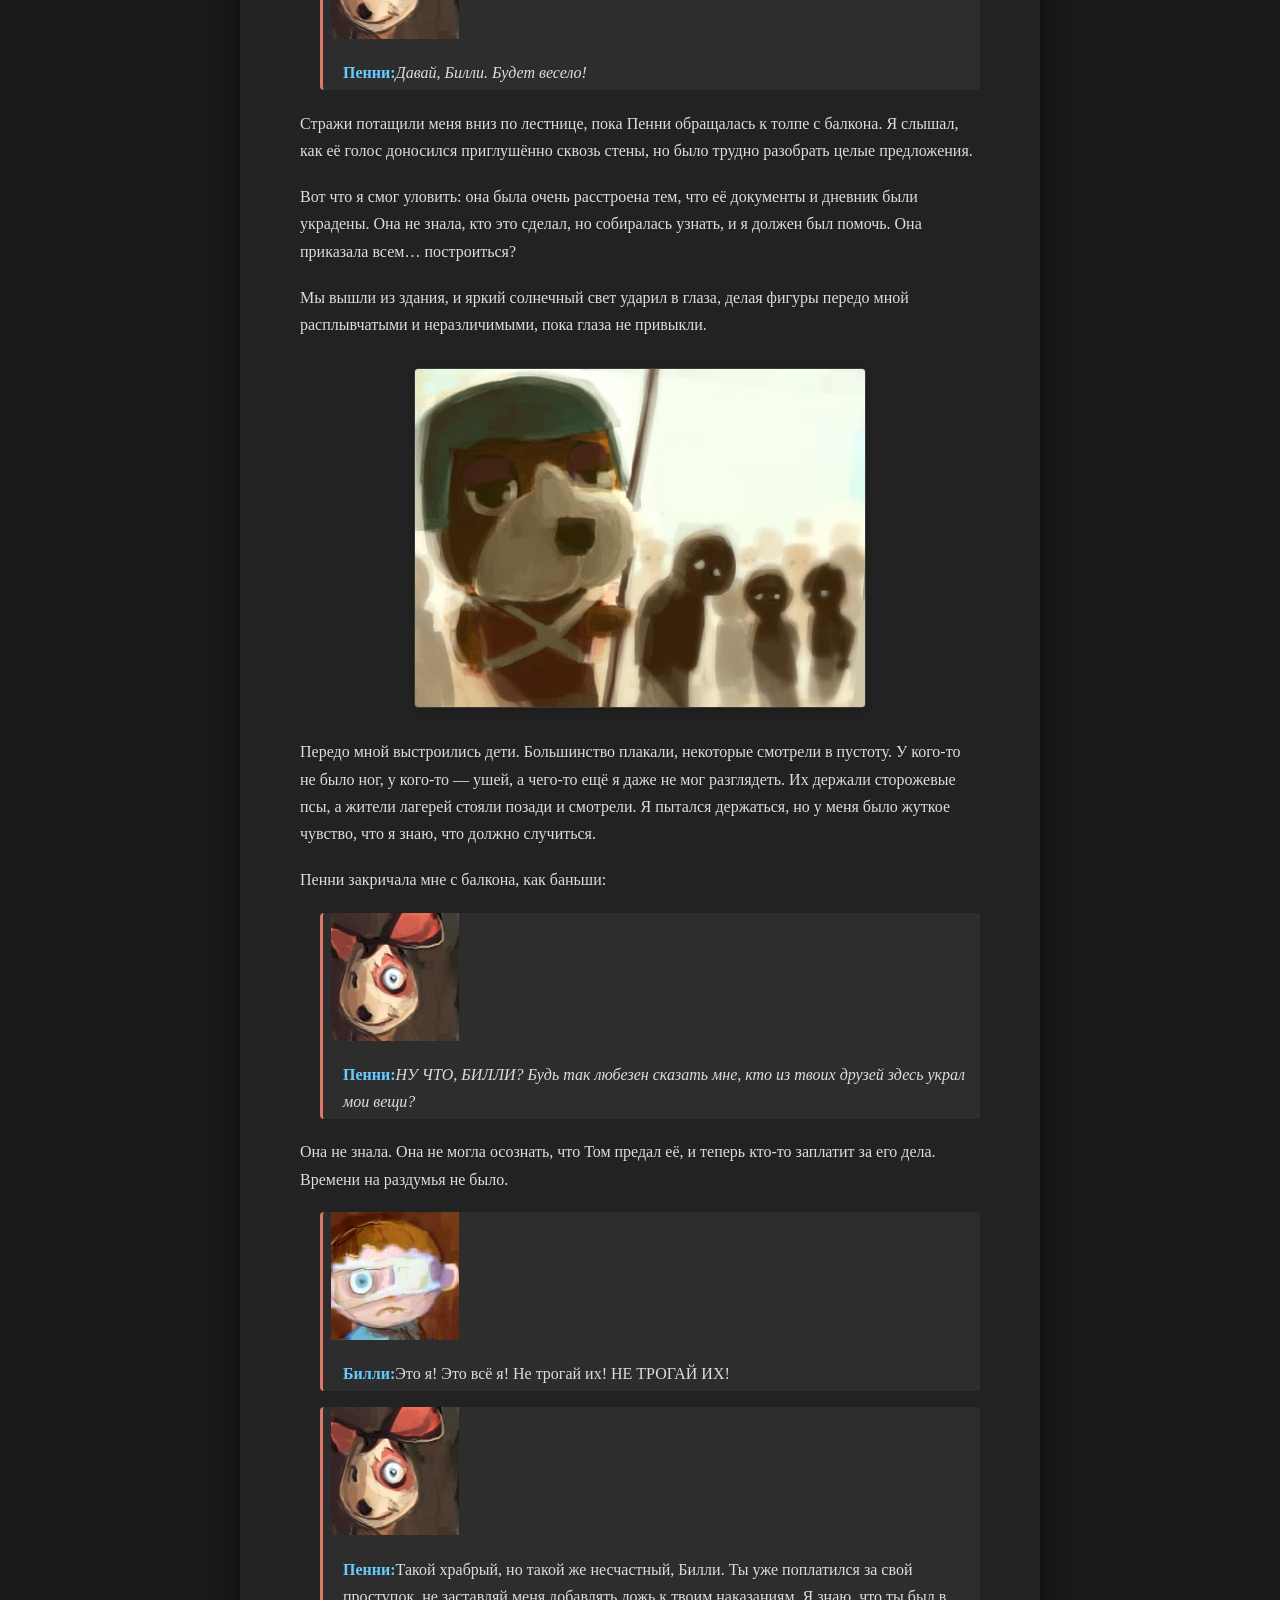
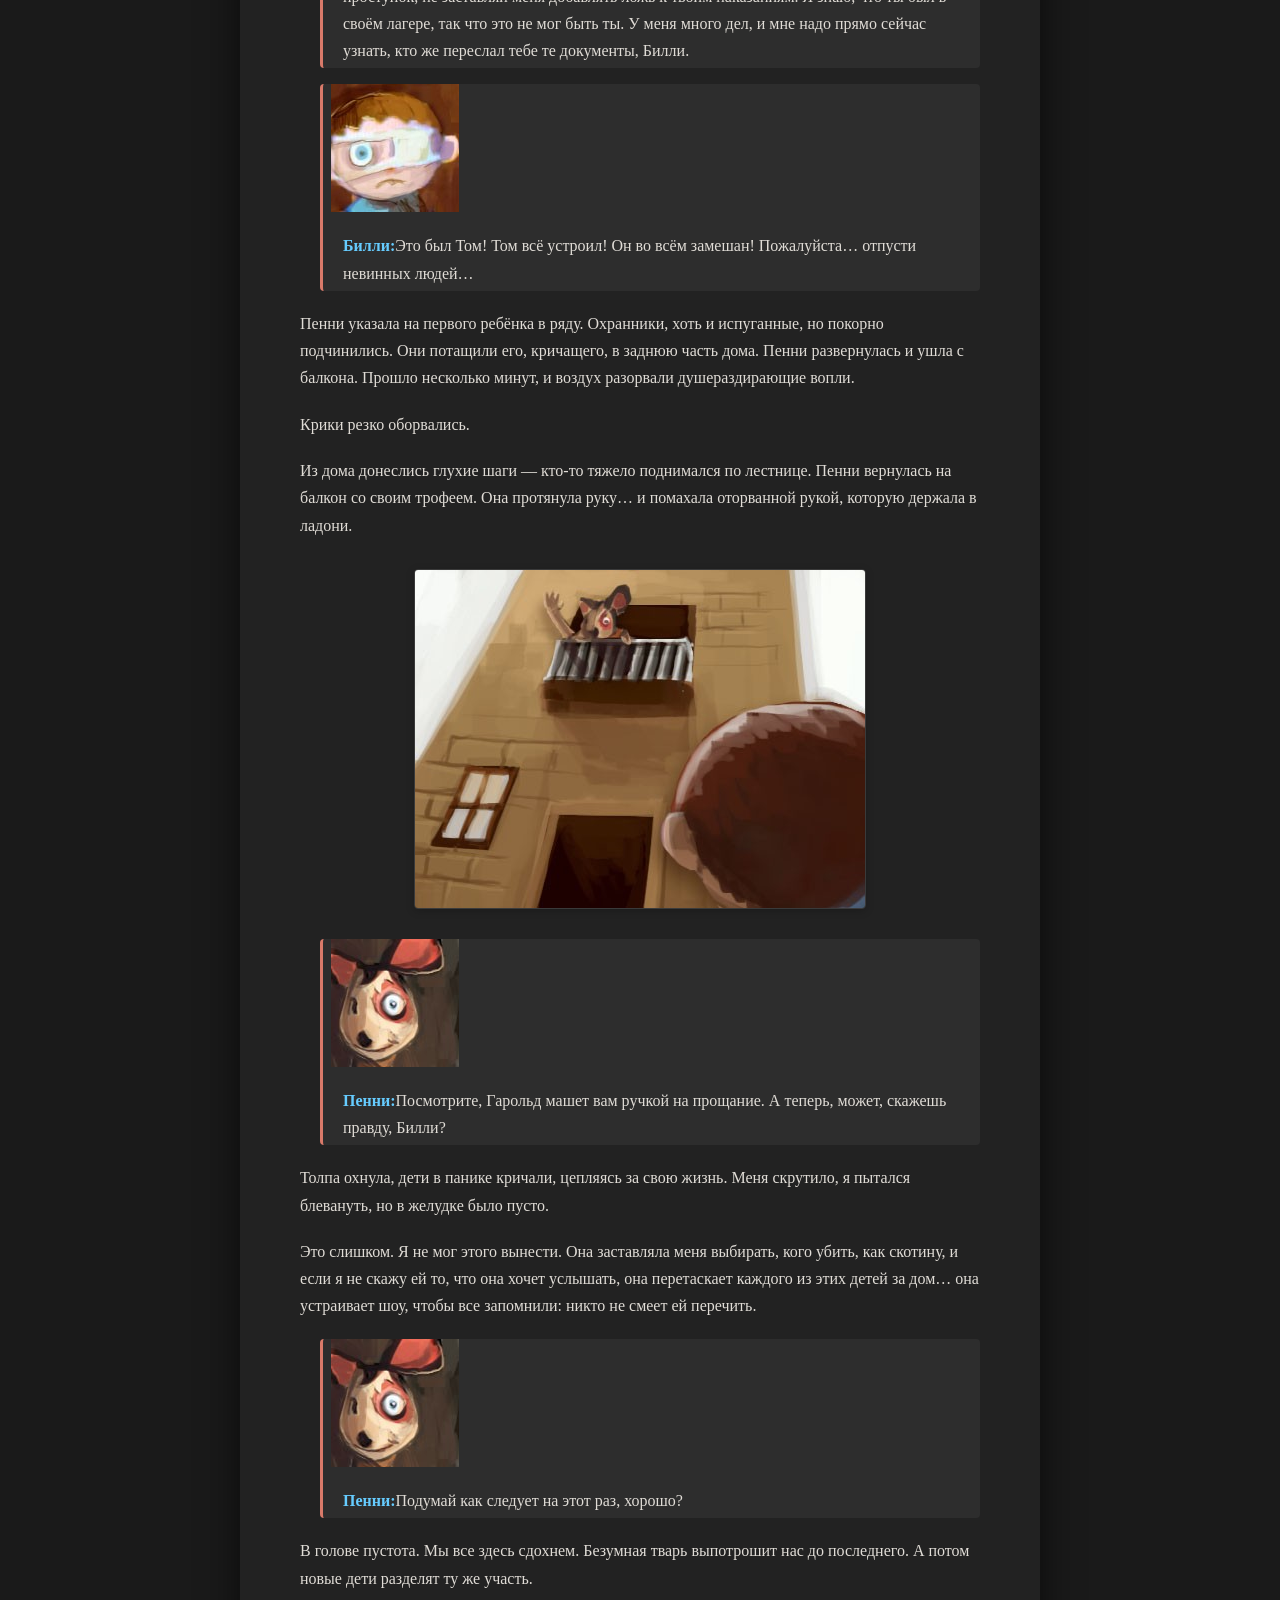
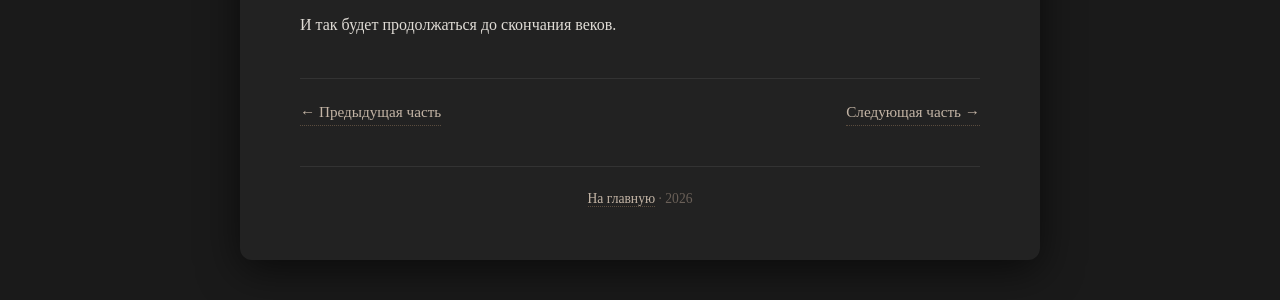
<file: part-11/index.html>
<!DOCTYPE html>
<html lang="ru">
<head>
    <meta charset="UTF-8" />
    <meta name="viewport" content="width=device-width, initial-scale=1.0" />
    <title>Глава 11</title>
    <link rel="stylesheet" href="../style.css" />
</head>
<body>
    <div class="wrapper">
        <header>
            <h1><a href="../index.html" style="color:inherit;text-decoration:none;">Ужасный секрет Animal Crossing</a></h1>
            <p class="subtitle">Глава 11. Каверзный вопрос</p>

            <!-- Кнопка переключения темы -->
            <div class="theme-toggle">
                <button id="theme-toggle-btn" aria-label="Переключить тему">
                    <span class="icon" id="theme-icon">🌙</span>
                    <span id="theme-label">Ночная тема</span>
                </button>
            </div>

            <div class="divider"></div>
        </header>

        <main>
            <nav class="chapter-nav">
                <a href="../part-10/index.html">← Предыдущая часть</a>
                <a href="../part-12/index.html">Следующая часть →</a>
            </nav>

            <div class="content">
                <p>Я понял, как одинок я на самом деле.</p>
                <p>Сначала я ещё надеялся, что смогу подружиться с кем-то из жителей. Потом были гироиды — глупо, но я мог хотя бы притворяться. Потом Пенни. А теперь я понял, что единственным моим другом был тот, кого я ненавидел всё это время. И я сам его почти убил.</p>
                <p>Может, мне удастся сбежать. Может, мне повезёт больше, чем Тому, и я уйду ночью, проплыву сотни миль в нужную сторону, не сдохну в океане и доплыву до страны, где меня отправят домой. А может, меня поймают, изувечат и вернут в лагерь, чтобы какая-то чокнутая тварь забрала мои органы.</p>
                <p>Нет. Выход был только один.</p>
                <figure>
                    <img src="../part-11/images/1.NookHomeMap.png"/>
                </figure>
                <p>Я нашёл дорогу к дому в центре острова по карте подземелий, которую прислала «Пенни».</p>
                <p>Дом — это слабо сказано. Это был настоящий особняк. Я вылез из туннеля сзади и увидел его тёмный силуэт, очерченный тусклым ореолом солнца. С другой стороны доносился гул — как от большой толпы. Интересно, все жители собрались там? И зачем? Даже просто выглянуть было бы самоубийством. Но мне повезло: задняя дверь была открыта, как пасть огромного злого гироида, готового меня проглотить.</p>
                <figure>
                    <img src="../part-11/images/2.NookHome.jpg"/>
                </figure>
                <p>Неужели Том оставил эту дверь для меня?</p>
                <p>Назад пути не было. Руки болели после того, как я вцепился в топор.</p>
                <p>Внутри дома был полный разгром. Пол усеян мусором, мебель сломана и прижата к стенам с ободранными обоями. В тёмной прихожей не горело ни одной лампы. Планировка была как у всех домов в лагере, только этот был в несколько раз больше. Я знал, где искать Пенни. Я поднялся на третий этаж.</p>
                <p>Дверь спальни была приоткрыта, и оттуда доносились шаги. В щель я видел большие французские двери в противоположном конце комнаты — они были распахнуты на балкон.</p>
                <figure>
                    <img src="../part-11/images/3.OpenDoor.jpg"/>
                </figure>
                <p>Похоже, Пенни собиралась что-то вещать толпе, как сумасшедший диктатор.</p>
                <p>У меня волосы на затылке встали дыбом. Я правда собираюсь это сделать? Я даже не знал, что именно… ворваться, изрубить её в фарш и попытаться удрать через туннели, пока никто не заметил? Разумных вариантов не осталось — осталось только действовать.</p>
                <p>Я толкнул дверь, и она со скрипом открылась. Я увидел её. Она сидела у зеркала и поправляла своё… лицо…</p>
                <div class="dialogue">
                    <img src="../part-11/images/PennyFace.jpg"/>
                    <p><strong class="billy">Пенни:</strong>Том, милый, это ты? Ты привёл того мальчика? ЗАЧЕМ ТЫ ЕГО РАНИЛ?!</p>
                </div>
                <p>Голос сменился с нормального на безумный — с той комиксовой злобой. Она повернулась и встретилась со мной взглядом в зеркале. Я чуть не рухнул.</p>
                <figure>
                    <img src="../part-11/images/3.PennyTwoFaced.jpg"/>
                </figure>
                <p>Её лицо… разваливалось. Болезнь пожирала её заживо. Один глаз был чёрный, как у мыши, но второй… блядь, это был <strong>мой глаз</strong>.</p>
                <p>Голова закружилась. Ноги подкосились.</p>
                <p>Я собрался в последний момент. Я молил, чтобы это кончилось. Слова застряли — я не знал, чего хочу сказать.</p>
                <div class="dialogue">
                    <img src="../part-10/images/BillyFace.jpg"/>
                    <p><strong class="billy">Билли:</strong>Том… мёртв. Я убил его.</p>
                </div>
                <div class="dialogue">
                    <img src="../part-11/images/PennyFace.jpg"/>
                    <p><strong class="billy">Пенни:</strong>Мёртв? Вот чёрт, этот ушлёпок, вечно влипает в неприятности. И где мне теперь найти ребёнка, который любит енотов? Может, в Небраске…</p>
                </div>
                <p>Её уже ничего не волновало. Полностью сошла с ума.</p>
                <div class="dialogue">
                    <img src="../part-10/images/BillyFace.jpg"/>
                    <p><strong class="billy">Билли:</strong>Я… я убью тебя, Пенни.</p>
                </div>
                <p>Я поднял топор, стараясь выглядеть как можно угрожающе, — всё, на что был способен грязный, голодный ребёнок. В этот момент из толпы внизу донёсся крик. Все глаза устремились на сцену, разыгрывающуюся в спальне.</p>
                <div class="dialogue">
                    <img src="../part-11/images/PennyTwoFaced.jpg"/>
                    <p><strong class="billy">Пенни:</strong>Да, дорогой, всё хорошо, подожди ещё немного. Нельзя заставлять толпу ждать, правда? Нельзя. И как хорошо, что ты здесь.</p>
                </div>
                <p>Моё сердце замерло на миг. О БОЖЕ… что же я наделал? Том знал, что здесь происходит. Он сказал мне бежать, потому что знал: все собрались здесь, и пройдёт много времени, прежде чем они начнут меня искать. У меня был реальный шанс, говорил он… Он знал, что здесь произойдёт, и это было настолько ужасно, что он предпочёл умереть, чем быть частью этого.</p>
                <p>Я был так сосредоточен на чудовище, которым стала Пенни, что не заметил её личных сторожевых псов, маячивших в тени позади меня. Они схватили меня за руки с неестественной силой, выкручивая топор из моих пальцев. Он с глухим стуком упал на пол, и я смотрел на него, как парашютист, у которого отказал парашют.</p>
                <div class="dialogue">
                    <img src="../part-11/images/PennyTwoFaced.jpg"/>
                    <p><strong class="billy">Пенни:</strong><em>Давай, Билли. Будет весело!</em></p>
                </div>
                <p>Стражи потащили меня вниз по лестнице, пока Пенни обращалась к толпе с балкона. Я слышал, как её голос доносился приглушённо сквозь стены, но было трудно разобрать целые предложения.</p>
                <p>Вот что я смог уловить: она была очень расстроена тем, что её документы и дневник были украдены. Она не знала, кто это сделал, но собиралась узнать, и я должен был помочь. Она приказала всем… построиться?</p>
                <p>Мы вышли из здания, и яркий солнечный свет ударил в глаза, делая фигуры передо мной расплывчатыми и неразличимыми, пока глаза не привыкли.</p>
                <figure>
                    <img src="../part-11/images/5.GatedDogs.jpg"/>
                </figure>
                <p>Передо мной выстроились дети. Большинство плакали, некоторые смотрели в пустоту. У кого-то не было ног, у кого-то — ушей, а чего-то ещё я даже не мог разглядеть. Их держали сторожевые псы, а жители лагерей стояли позади и смотрели. Я пытался держаться, но у меня было жуткое чувство, что я знаю, что должно случиться.</p>
                <p>Пенни закричала мне с балкона, как баньши:</p>
                <div class="dialogue">
                    <img src="../part-11/images/PennyTwoFaced.jpg"/>
                    <p><strong class="billy">Пенни:</strong><em>НУ ЧТО, БИЛЛИ? Будь так любезен сказать мне, кто из твоих друзей здесь украл мои вещи?</em></p>
                </div>
                <p>Она не знала. Она не могла осознать, что Том предал её, и теперь кто-то заплатит за его дела. Времени на раздумья не было.</p>
                <div class="dialogue">
                    <img src="../part-10/images/BillyFace.jpg"/>
                    <p><strong class="billy">Билли:</strong>Это я! Это всё я! Не трогай их! НЕ ТРОГАЙ ИХ!</p>
                </div>
                <div class="dialogue">
                    <img src="../part-11/images/PennyTwoFaced.jpg"/>
                    <p><strong class="billy">Пенни:</strong>Такой храбрый, но такой же несчастный, Билли. Ты уже поплатился за свой проступок, не заставляй меня добавлять ложь к твоим наказаниям. Я знаю, что ты был в своём лагере, так что это не мог быть ты. У меня много дел, и мне надо прямо сейчас узнать, кто же переслал тебе те документы, Билли.</p>
                </div>
                <div class="dialogue">
                    <img src="../part-10/images/BillyFace.jpg"/>
                    <p><strong class="billy">Билли:</strong>Это был Том! Том всё устроил! Он во всём замешан! Пожалуйста… отпусти невинных людей…</p>
                </div>
                <p>Пенни указала на первого ребёнка в ряду. Охранники, хоть и испуганные, но покорно подчинились. Они потащили его, кричащего, в заднюю часть дома. Пенни развернулась и ушла с балкона. Прошло несколько минут, и воздух разорвали душераздирающие вопли.</p>
                <p>Крики резко оборвались.</p>
                <p>Из дома донеслись глухие шаги — кто-то тяжело поднимался по лестнице. Пенни вернулась на балкон со своим трофеем. Она протянула руку… и помахала оторванной рукой, которую держала в ладони.</p>
                <figure>
                    <img src="../part-11/images/6.PennyKilledKid.jpg"/>
                </figure>
                <div class="dialogue">
                    <img src="../part-11/images/PennyTwoFaced.jpg"/>
                    <p><strong class="billy">Пенни:</strong>Посмотрите, Гарольд машет вам ручкой на прощание. А теперь, может, скажешь правду, Билли?</p>
                </div>
                <p>Толпа охнула, дети в панике кричали, цепляясь за свою жизнь. Меня скрутило, я пытался блевануть, но в желудке было пусто.</p>
                <p>Это слишком. Я не мог этого вынести. Она заставляла меня выбирать, кого убить, как скотину, и если я не скажу ей то, что она хочет услышать, она перетаскает каждого из этих детей за дом… она устраивает шоу, чтобы все запомнили: никто не смеет ей перечить.</p>
                <div class="dialogue">
                    <img src="../part-11/images/PennyTwoFaced.jpg"/>
                    <p><strong class="billy">Пенни:</strong>Подумай как следует на этот раз, хорошо?</p>
                </div>
                <p>В голове пустота. Мы все здесь сдохнем. Безумная тварь выпотрошит нас до последнего. А потом новые дети разделят ту же участь.</p>
                <p>И так будет продолжаться до скончания веков.</p>
            </div>

            <nav class="chapter-nav bottom">
                <a href="../part-10/index.html">← Предыдущая часть</a>
                <a href="../part-12/index.html">Следующая часть →</a>
            </nav>
        </main>

        <footer>
            <p><a href="../index.html">На главную</a> · 2026</p>
        </footer>
    </div>

    <script src="../theme.js"></script>
</body>
</html>
</file>
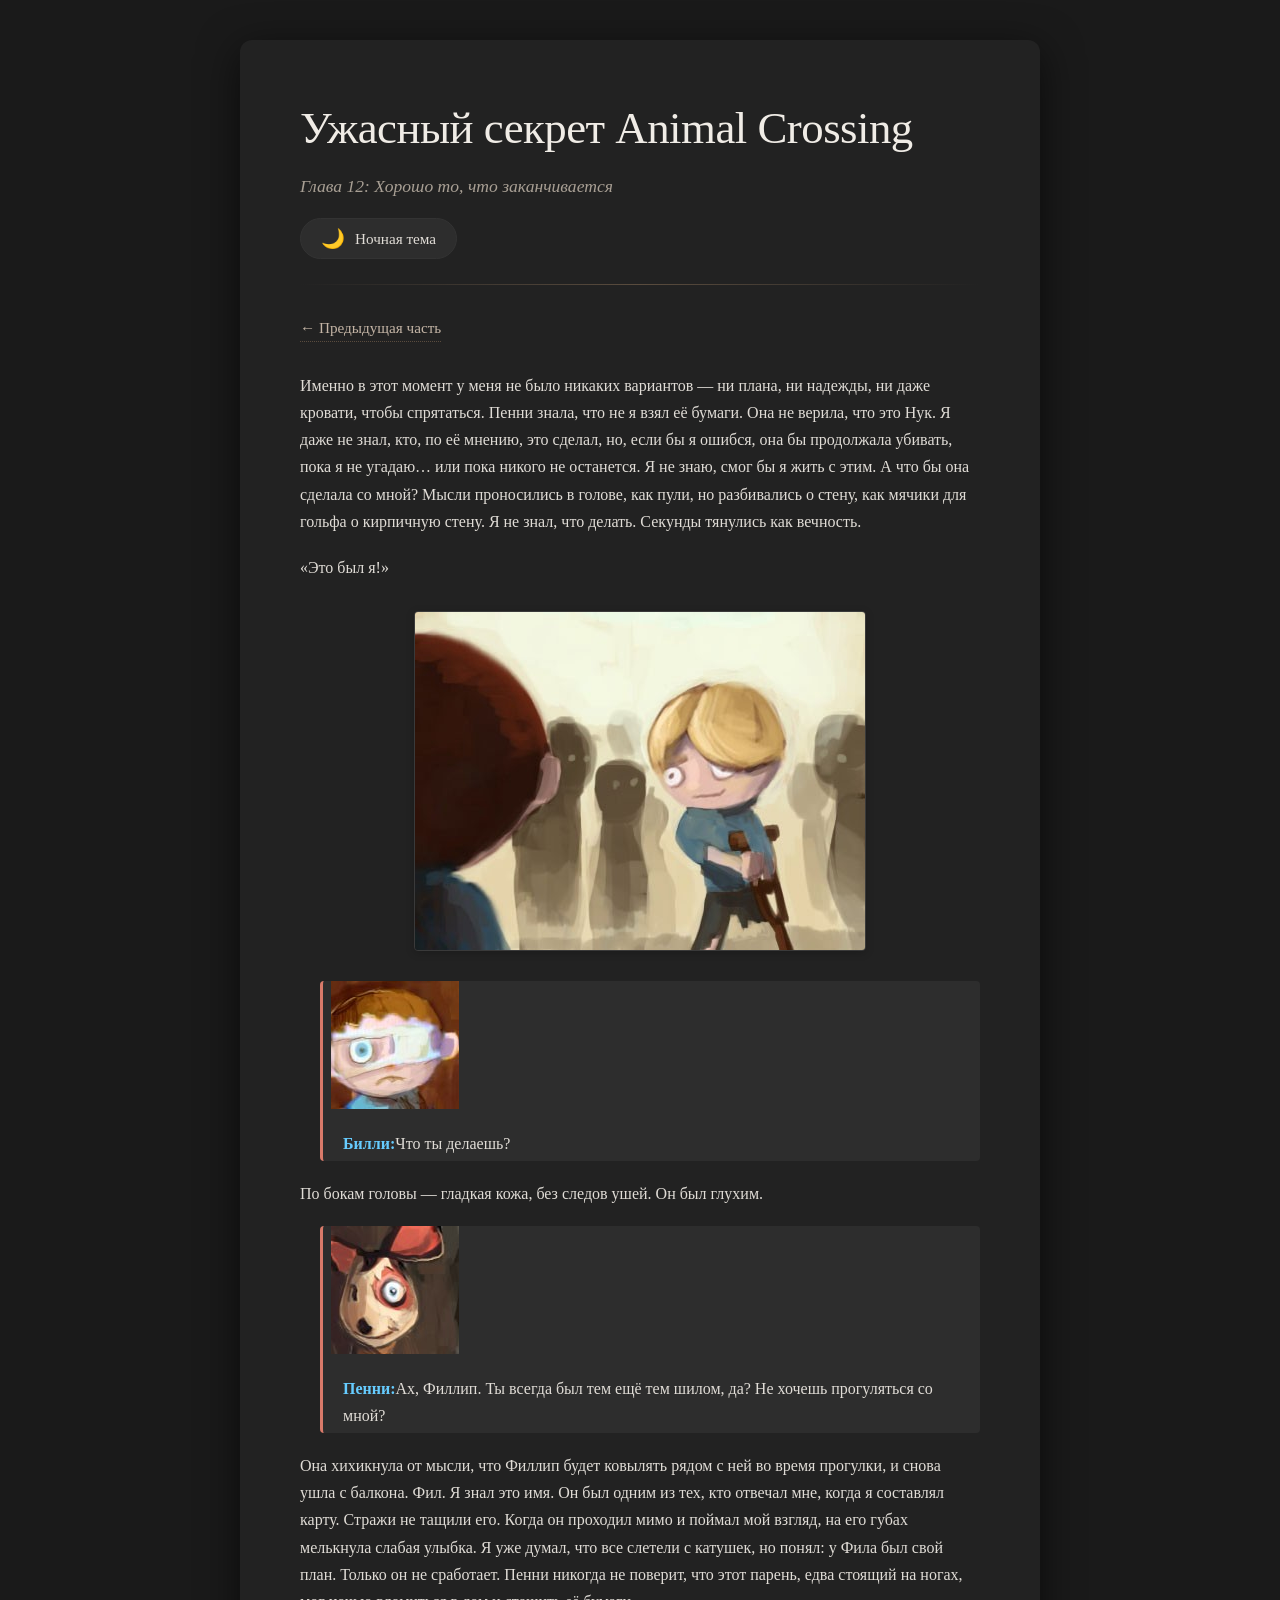
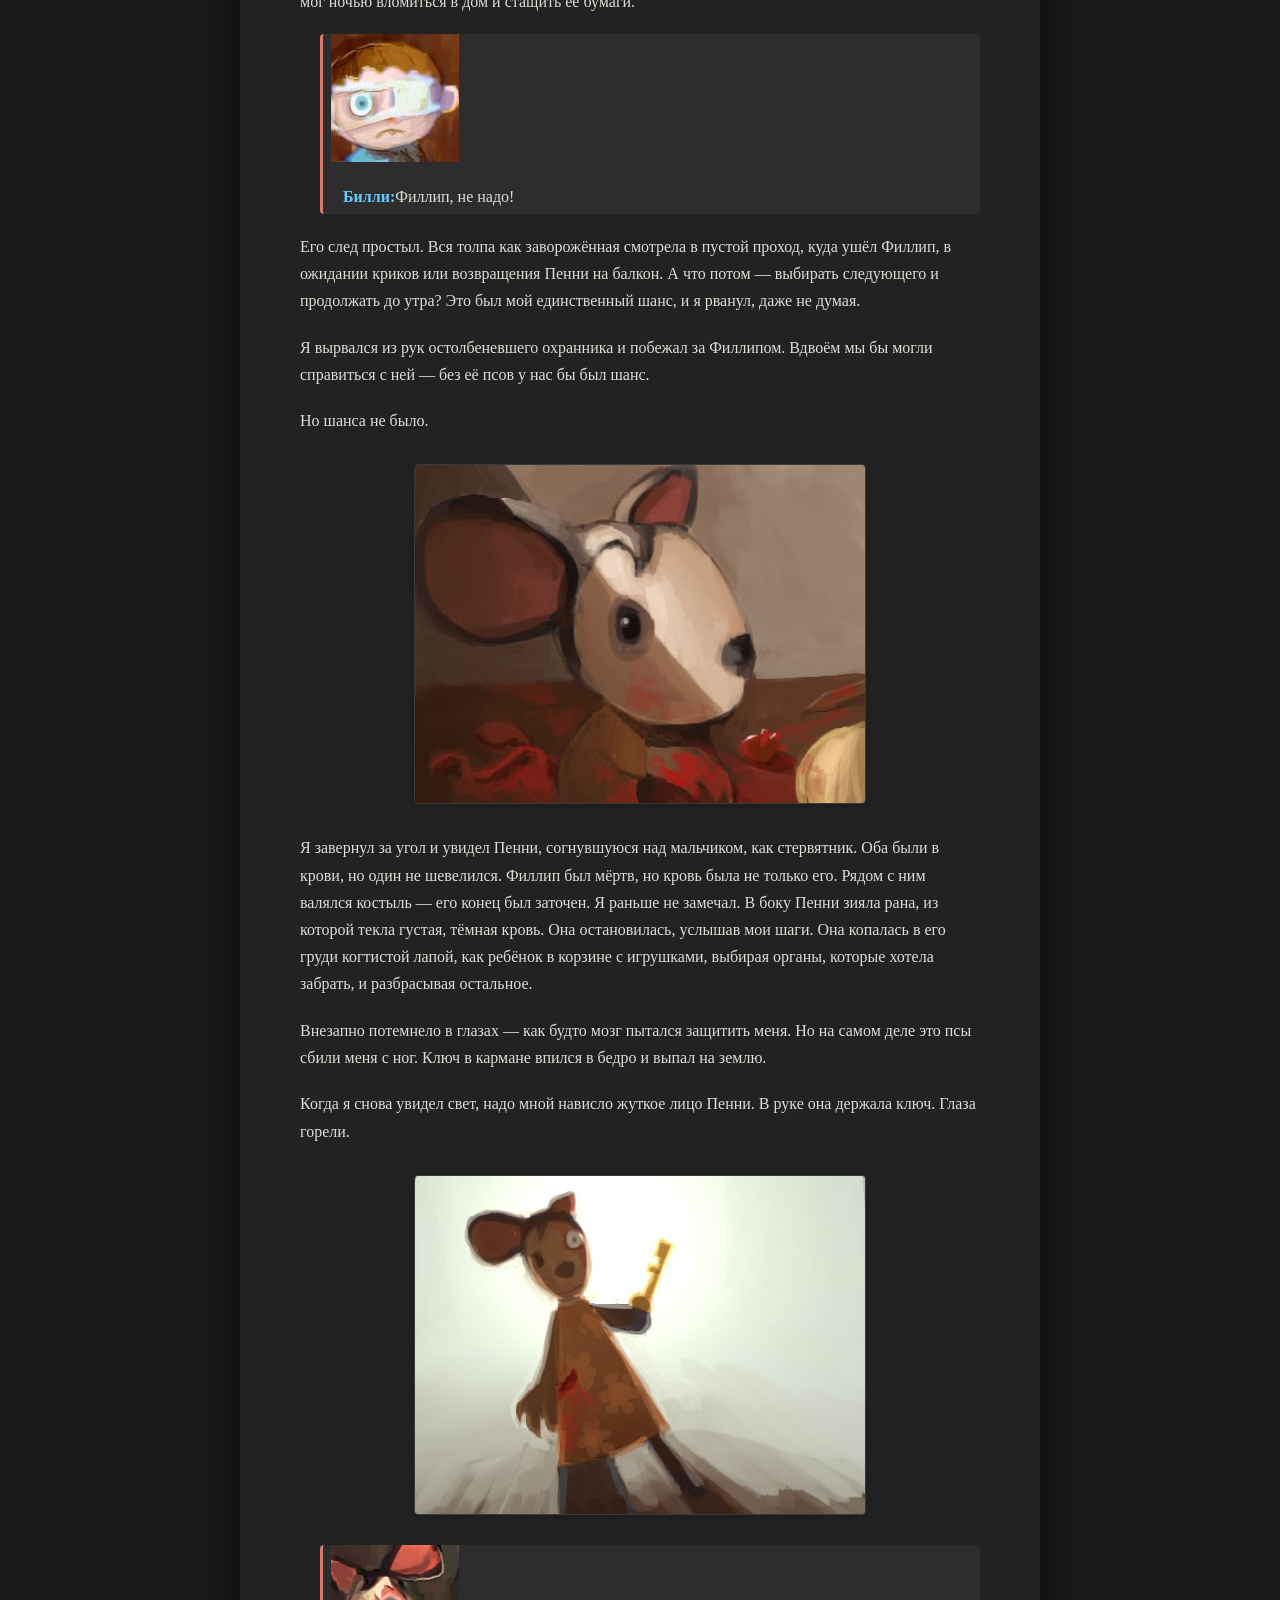
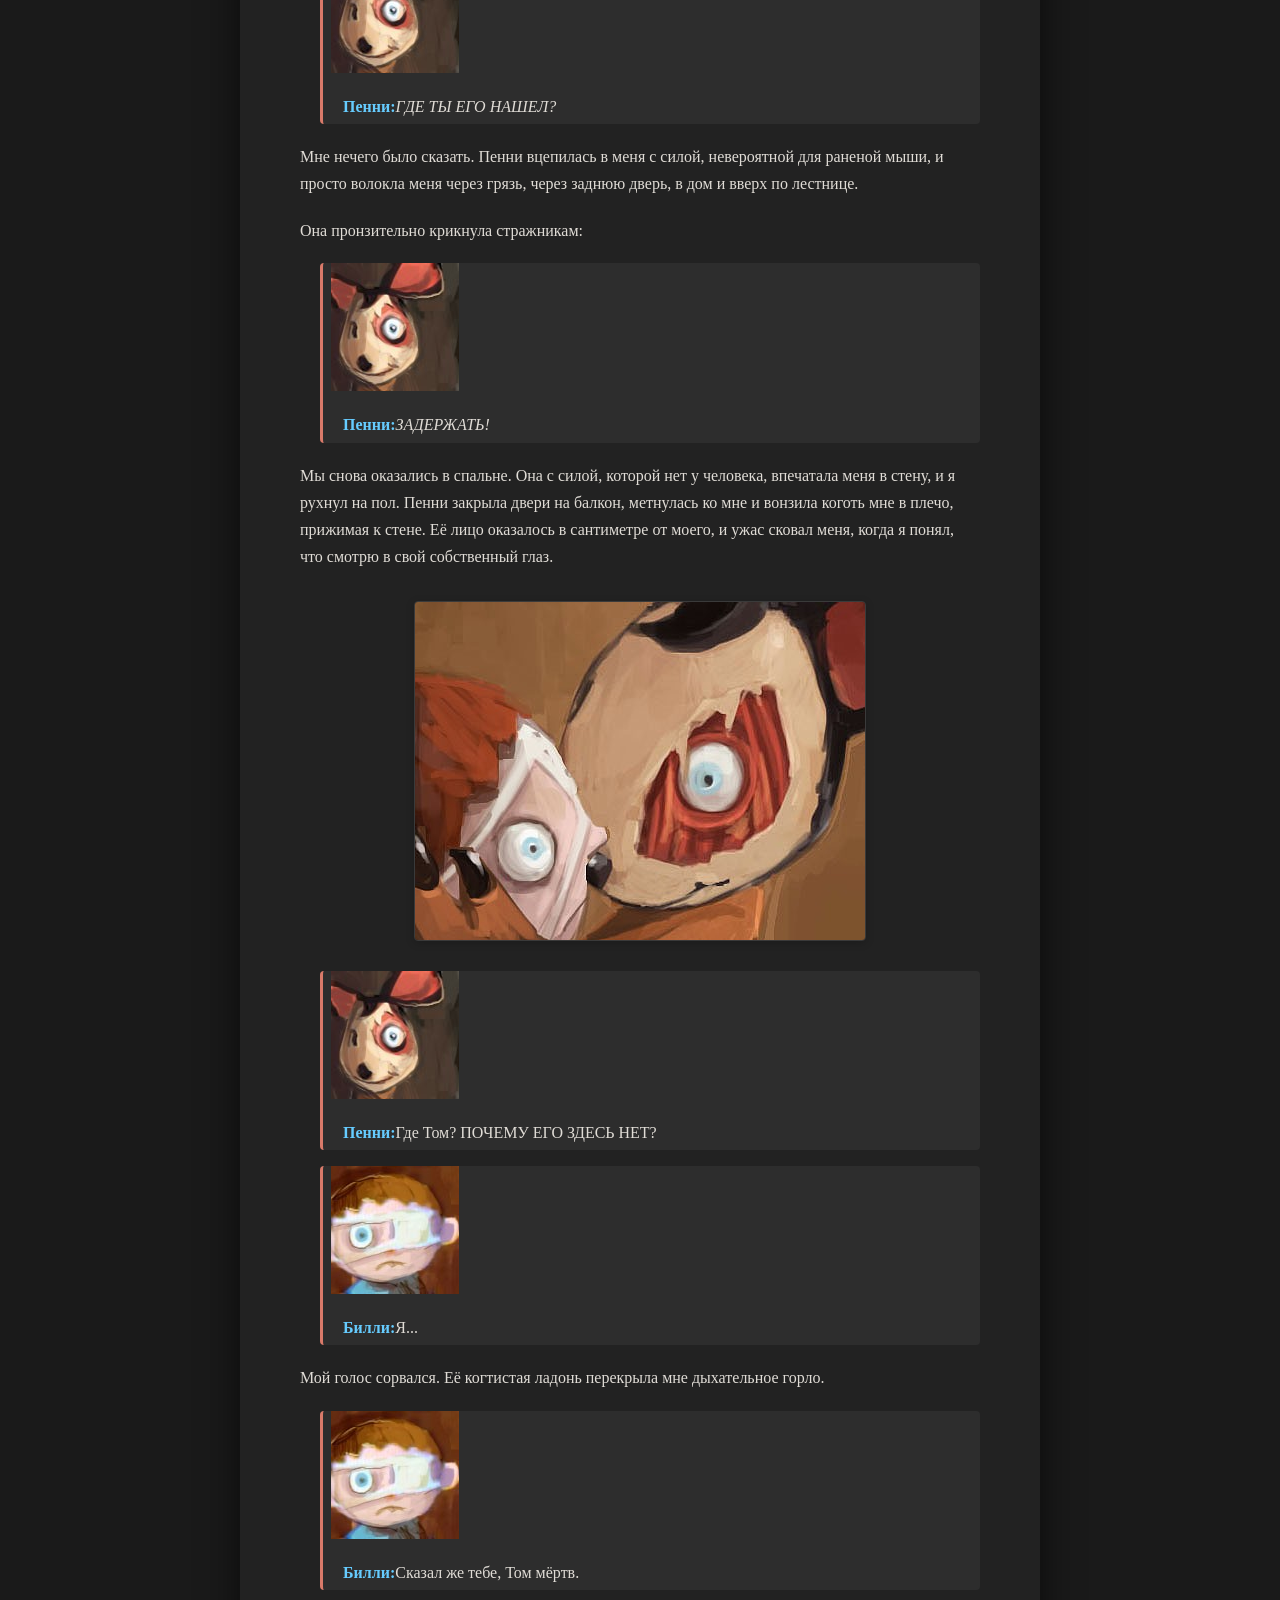
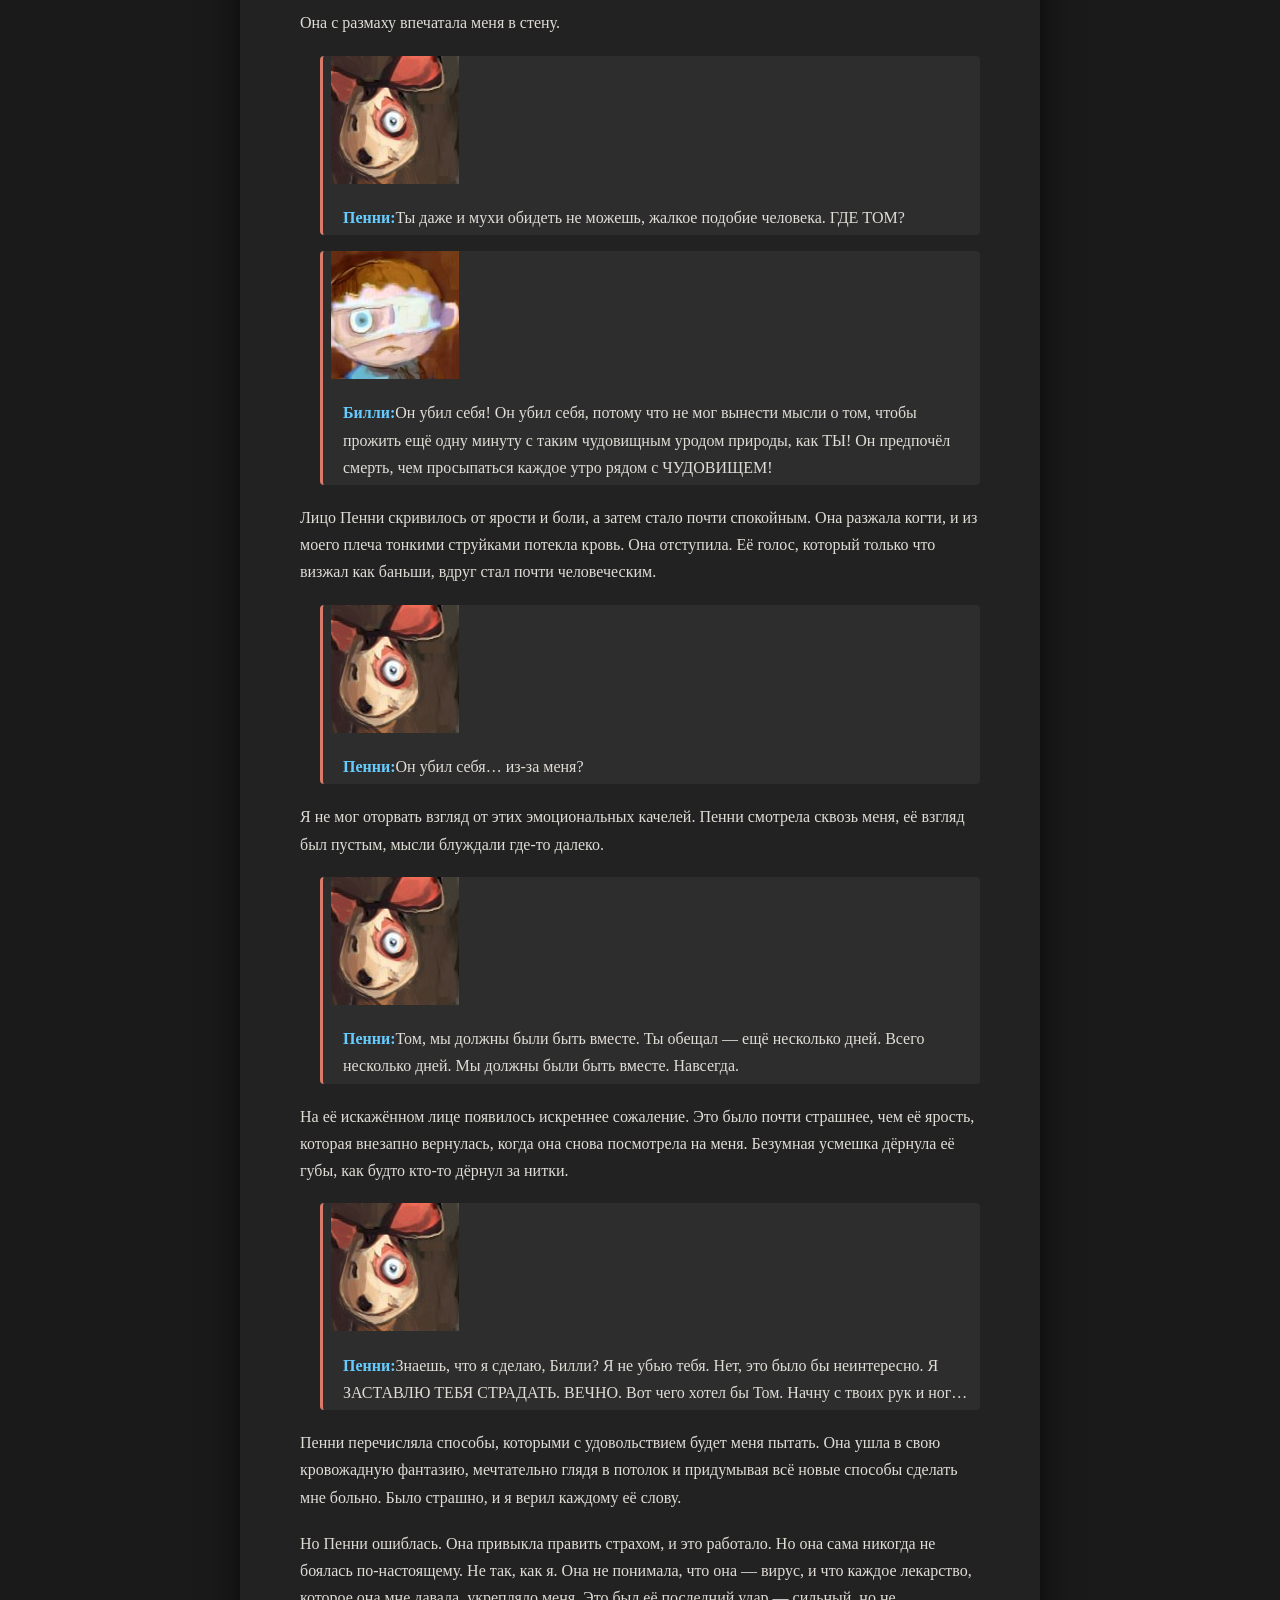
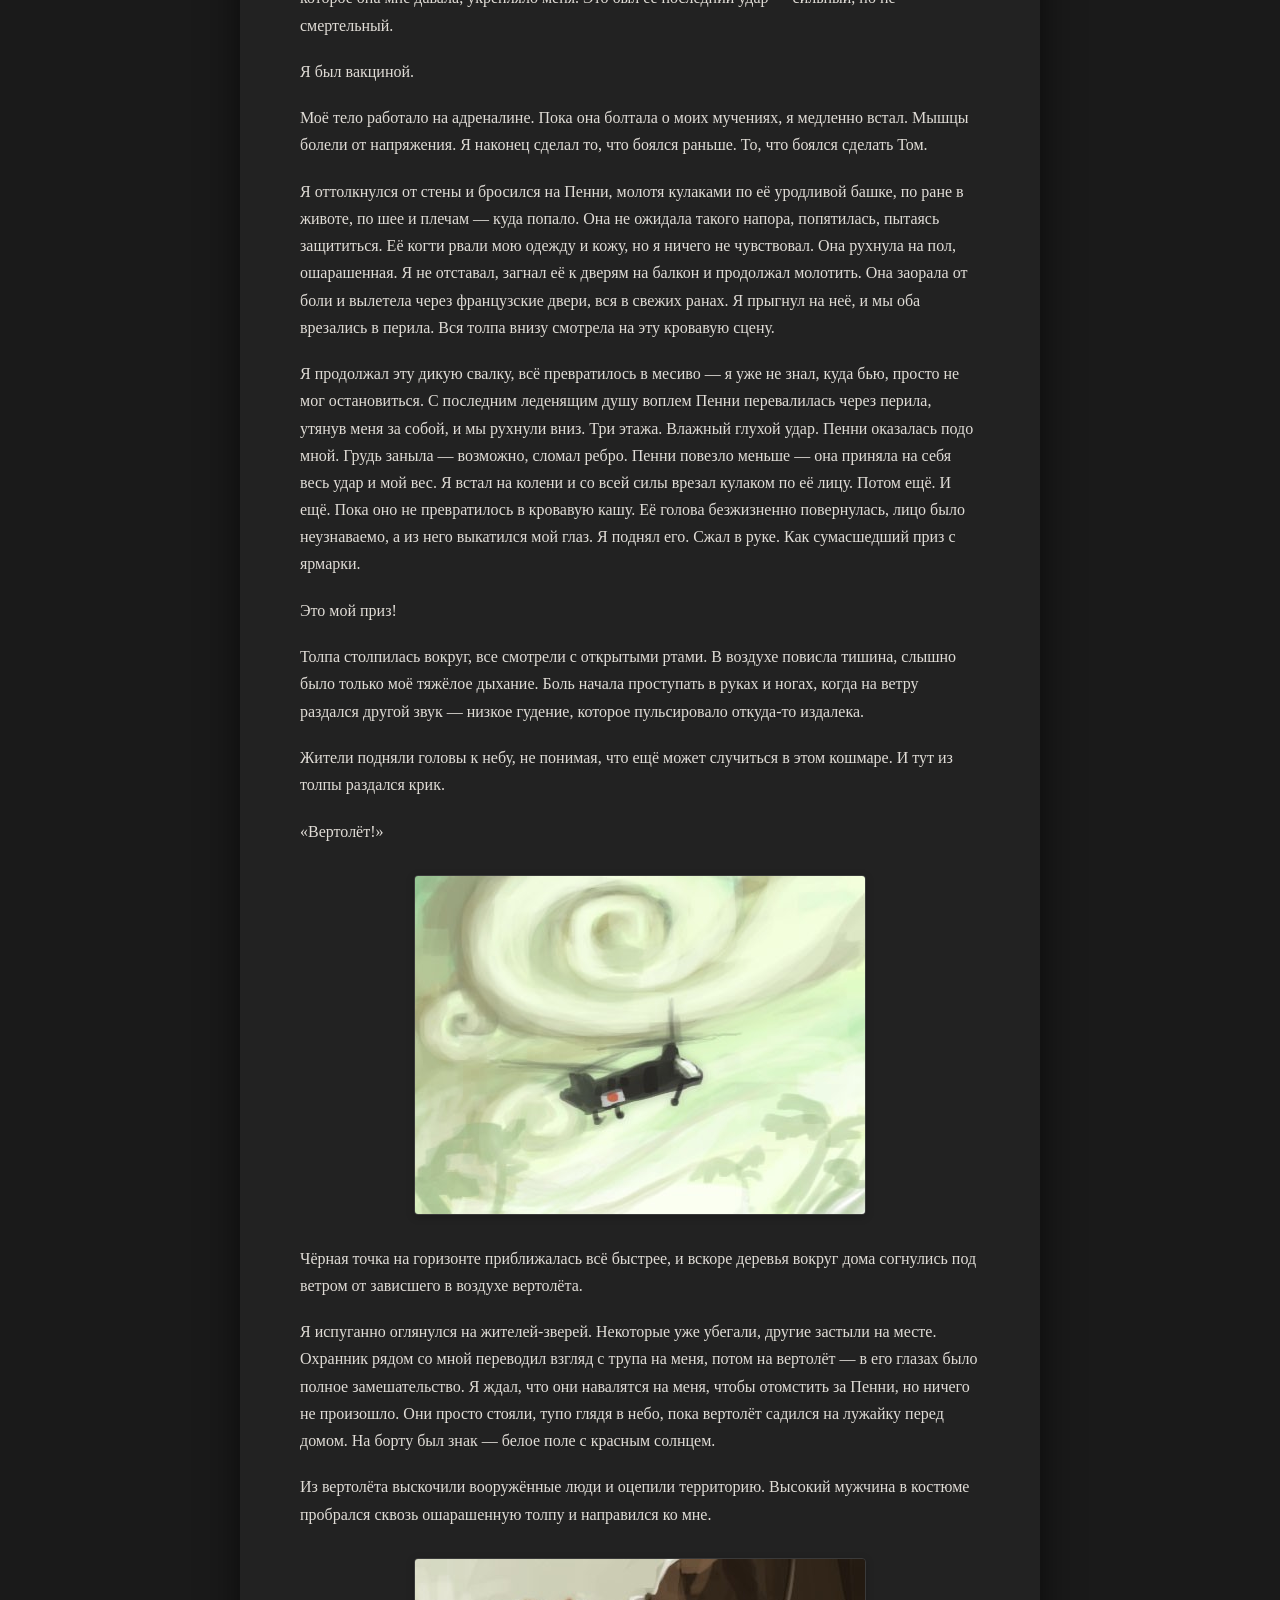
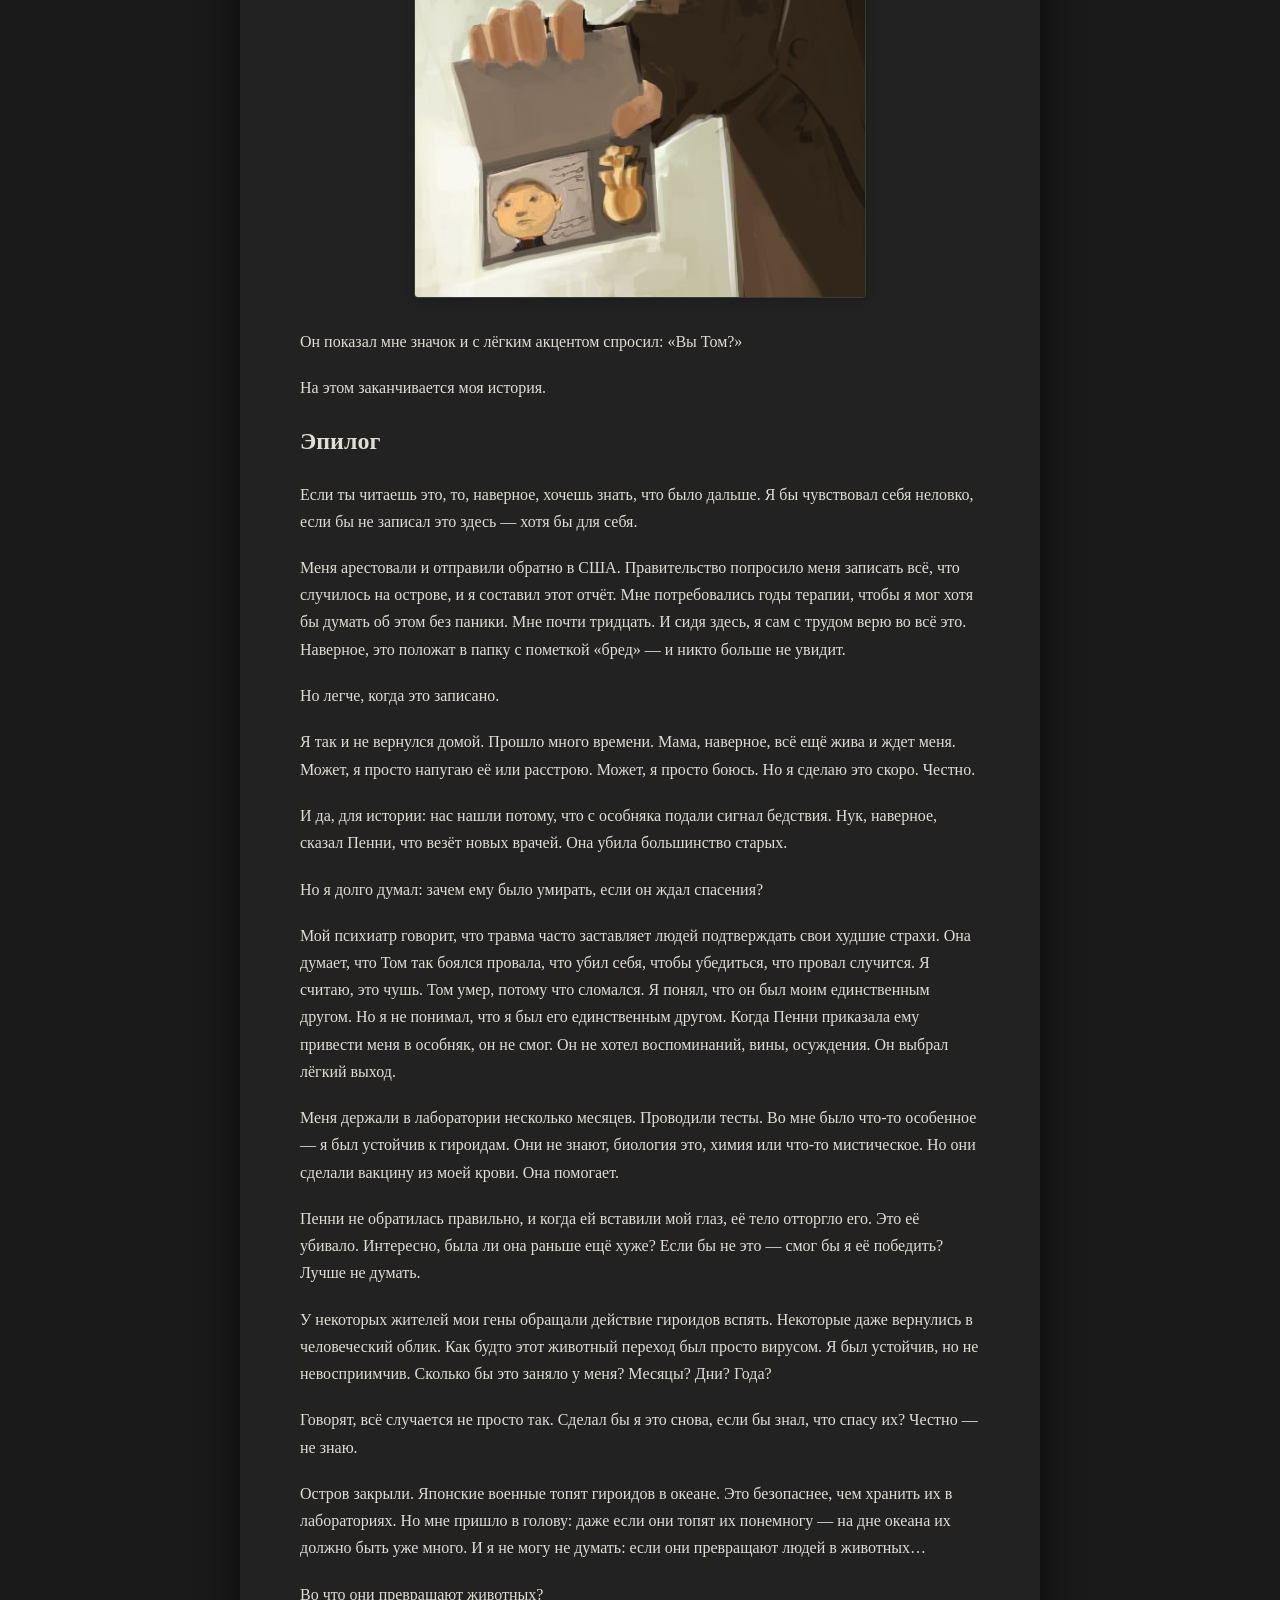
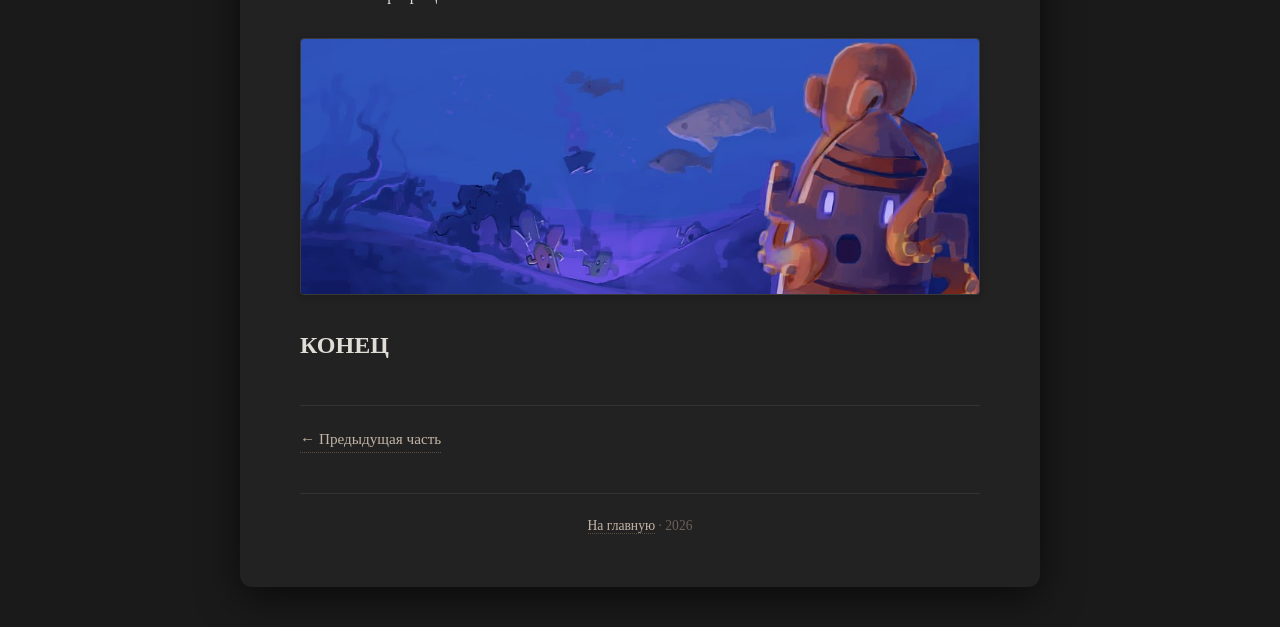
<file: part-12/index.html>
<!DOCTYPE html>
<html lang="ru">
<head>
    <meta charset="UTF-8" />
    <meta name="viewport" content="width=device-width, initial-scale=1.0" />
    <title>Глава 12</title>
    <link rel="stylesheet" href="../style.css" />
</head>
<body>
    <div class="wrapper">
        <header>
            <h1><a href="../index.html" style="color:inherit;text-decoration:none;">Ужасный секрет Animal Crossing</a></h1>
            <p class="subtitle">Глава 12: Хорошо то, что заканчивается</p>

            <!-- Кнопка переключения темы -->
            <div class="theme-toggle">
                <button id="theme-toggle-btn" aria-label="Переключить тему">
                    <span class="icon" id="theme-icon">🌙</span>
                    <span id="theme-label">Ночная тема</span>
                </button>
            </div>

            <div class="divider"></div>
        </header>

        <main>
            <nav class="chapter-nav">
                <a href="../part-11/index.html">← Предыдущая часть</a>
            </nav>

            <div class="content">
                <p>Именно в этот момент у меня не было никаких вариантов — ни плана, ни надежды, ни даже кровати, чтобы спрятаться. Пенни знала, что не я взял её бумаги. Она не верила, что это Нук. Я даже не знал, кто, по её мнению, это сделал, но, если бы я ошибся, она бы продолжала убивать, пока я не угадаю… или пока никого не останется. Я не знаю, смог бы я жить с этим. А что бы она сделала со мной? Мысли проносились в голове, как пули, но разбивались о стену, как мячики для гольфа о кирпичную стену. Я не знал, что делать. Секунды тянулись как вечность.</p>
                <p>«Это был я!»</p>
                <figure>
                    <img src="../part-12/images/1.Phillip.jpg"/>
                </figure>
                <div class="dialogue">
                    <img src="../part-10/images/BillyFace.jpg"/>
                    <p><strong class="billy">Билли:</strong>Что ты делаешь?</p>
                </div>
                <p>По бокам головы — гладкая кожа, без следов ушей. Он был глухим.</p>
                <div class="dialogue">
                    <img src="../part-11/images/PennyTwoFaced.jpg"/>
                    <p><strong class="billy">Пенни:</strong>Ах, Филлип. Ты всегда был тем ещё тем шилом, да? Не хочешь прогуляться со мной?</p>
                </div>
                <p>Она хихикнула от мысли, что Филлип будет ковылять рядом с ней во время прогулки, и снова ушла с балкона. Фил. Я знал это имя. Он был одним из тех, кто отвечал мне, когда я составлял карту. Стражи не тащили его. Когда он проходил мимо и поймал мой взгляд, на его губах мелькнула слабая улыбка. Я уже думал, что все слетели с катушек, но понял: у Фила был свой план. Только он не сработает. Пенни никогда не поверит, что этот парень, едва стоящий на ногах, мог ночью вломиться в дом и стащить её бумаги.</p>
                <div class="dialogue">
                    <img src="../part-10/images/BillyFace.jpg"/>
                    <p><strong class="billy">Билли:</strong>Филлип, не надо!</p>
                </div>
                <p>Его след простыл. Вся толпа как заворожённая смотрела в пустой проход, куда ушёл Филлип, в ожидании криков или возвращения Пенни на балкон. А что потом — выбирать следующего и продолжать до утра? Это был мой единственный шанс, и я рванул, даже не думая.</p>
                <p>Я вырвался из рук остолбеневшего охранника и побежал за Филлипом. Вдвоём мы бы могли справиться с ней — без её псов у нас бы был шанс.</p>
                <p>Но шанса не было.</p>
                <figure>
                    <img src="../part-12/images/2.PennyEatsPhillip.jpg"/>
                </figure>
                <p>Я завернул за угол и увидел Пенни, согнувшуюся над мальчиком, как стервятник. Оба были в крови, но один не шевелился. Филлип был мёртв, но кровь была не только его. Рядом с ним валялся костыль — его конец был заточен. Я раньше не замечал. В боку Пенни зияла рана, из которой текла густая, тёмная кровь. Она остановилась, услышав мои шаги. Она копалась в его груди когтистой лапой, как ребёнок в корзине с игрушками, выбирая органы, которые хотела забрать, и разбрасывая остальное.</p>
                <p>Внезапно потемнело в глазах — как будто мозг пытался защитить меня. Но на самом деле это псы сбили меня с ног. Ключ в кармане впился в бедро и выпал на землю.</p>
                <p>Когда я снова увидел свет, надо мной нависло жуткое лицо Пенни. В руке она держала ключ. Глаза горели.</p>
                <figure>
                    <img src="../part-12/images/3.PennyKey.jpg"/>
                </figure>
                <div class="dialogue">
                    <img src="../part-11/images/PennyTwoFaced.jpg"/>
                    <p><strong class="billy">Пенни:</strong><em>ГДЕ ТЫ ЕГО НАШЕЛ?</em></p>
                </div>
                <p>Мне нечего было сказать. Пенни вцепилась в меня с силой, невероятной для раненой мыши, и просто волокла меня через грязь, через заднюю дверь, в дом и вверх по лестнице.</p>
                <p>Она пронзительно крикнула стражникам:</p>
                <div class="dialogue">
                    <img src="../part-11/images/PennyTwoFaced.jpg"/>
                    <p><strong class="billy">Пенни:</strong><em>ЗАДЕРЖАТЬ!</em></p>
                </div>
                <p>Мы снова оказались в спальне. Она с силой, которой нет у человека, впечатала меня в стену, и я рухнул на пол. Пенни закрыла двери на балкон, метнулась ко мне и вонзила коготь мне в плечо, прижимая к стене. Её лицо оказалось в сантиметре от моего, и ужас сковал меня, когда я понял, что смотрю в свой собственный глаз.</p>
                <figure>
                    <img src="../part-12/images/4.PennyCloseBilly.jpg"/>
                </figure>
                <div class="dialogue">
                    <img src="../part-11/images/PennyTwoFaced.jpg"/>
                    <p><strong class="billy">Пенни:</strong>Где Том? ПОЧЕМУ ЕГО ЗДЕСЬ НЕТ?</p>
                </div>
                <div class="dialogue">
                    <img src="../part-10/images/BillyFace.jpg"/>
                    <p><strong class="billy">Билли:</strong>Я...</p>
                </div>
                <p>Мой голос сорвался. Её когтистая ладонь перекрыла мне дыхательное горло.</p>
                <div class="dialogue">
                    <img src="../part-10/images/BillyFace.jpg"/>
                    <p><strong class="billy">Билли:</strong>Сказал же тебе, Том мёртв.</p>
                </div>
                <p>Она с размаху впечатала меня в стену.</p>
                <div class="dialogue">
                    <img src="../part-11/images/PennyTwoFaced.jpg"/>
                    <p><strong class="billy">Пенни:</strong>Ты даже и мухи обидеть не можешь, жалкое подобие человека. ГДЕ ТОМ?</p>
                </div>
                <div class="dialogue">
                    <img src="../part-10/images/BillyFace.jpg"/>
                    <p><strong class="billy">Билли:</strong>Он убил себя! Он убил себя, потому что не мог вынести мысли о том, чтобы прожить ещё одну минуту с таким чудовищным уродом природы, как ТЫ! Он предпочёл смерть, чем просыпаться каждое утро рядом с ЧУДОВИЩЕМ!</p>
                </div>
                <p>Лицо Пенни скривилось от ярости и боли, а затем стало почти спокойным. Она разжала когти, и из моего плеча тонкими струйками потекла кровь. Она отступила. Её голос, который только что визжал как баньши, вдруг стал почти человеческим.</p>
                <div class="dialogue">
                    <img src="../part-11/images/PennyTwoFaced.jpg"/>
                    <p><strong class="billy">Пенни:</strong>Он убил себя… из-за меня?</p>
                </div>
                <p>Я не мог оторвать взгляд от этих эмоциональных качелей. Пенни смотрела сквозь меня, её взгляд был пустым, мысли блуждали где-то далеко.</p>
                <div class="dialogue">
                    <img src="../part-11/images/PennyTwoFaced.jpg"/>
                    <p><strong class="billy">Пенни:</strong>Том, мы должны были быть вместе. Ты обещал — ещё несколько дней. Всего несколько дней. Мы должны были быть вместе. Навсегда.</p>
                </div>
                <p>На её искажённом лице появилось искреннее сожаление. Это было почти страшнее, чем её ярость, которая внезапно вернулась, когда она снова посмотрела на меня. Безумная усмешка дёрнула её губы, как будто кто-то дёрнул за нитки.</p>
                <div class="dialogue">
                    <img src="../part-11/images/PennyTwoFaced.jpg"/>
                    <p><strong class="billy">Пенни:</strong>Знаешь, что я сделаю, Билли? Я не убью тебя. Нет, это было бы неинтересно. Я ЗАСТАВЛЮ ТЕБЯ СТРАДАТЬ. ВЕЧНО. Вот чего хотел бы Том. Начну с твоих рук и ног…</p>
                </div>
                <p>Пенни перечисляла способы, которыми с удовольствием будет меня пытать. Она ушла в свою кровожадную фантазию, мечтательно глядя в потолок и придумывая всё новые способы сделать мне больно. Было страшно, и я верил каждому её слову.</p>
                <p>Но Пенни ошиблась. Она привыкла править страхом, и это работало. Но она сама никогда не боялась по-настоящему. Не так, как я. Она не понимала, что она — вирус, и что каждое лекарство, которое она мне давала, укрепляло меня. Это был её последний удар — сильный, но не смертельный.</p>
                <p>Я был вакциной.</p>
                <p>Моё тело работало на адреналине. Пока она болтала о моих мучениях, я медленно встал. Мышцы болели от напряжения. Я наконец сделал то, что боялся раньше. То, что боялся сделать Том.</p>
                <p>Я оттолкнулся от стены и бросился на Пенни, молотя кулаками по её уродливой башке, по ране в животе, по шее и плечам — куда попало. Она не ожидала такого напора, попятилась, пытаясь защититься. Её когти рвали мою одежду и кожу, но я ничего не чувствовал. Она рухнула на пол, ошарашенная. Я не отставал, загнал её к дверям на балкон и продолжал молотить. Она заорала от боли и вылетела через французские двери, вся в свежих ранах. Я прыгнул на неё, и мы оба врезались в перила. Вся толпа внизу смотрела на эту кровавую сцену.</p>
                <p>Я продолжал эту дикую свалку, всё превратилось в месиво — я уже не знал, куда бью, просто не мог остановиться. С последним леденящим душу воплем Пенни перевалилась через перила, утянув меня за собой, и мы рухнули вниз. Три этажа. Влажный глухой удар. Пенни оказалась подо мной. Грудь заныла — возможно, сломал ребро. Пенни повезло меньше — она приняла на себя весь удар и мой вес. Я встал на колени и со всей силы врезал кулаком по её лицу. Потом ещё. И ещё. Пока оно не превратилось в кровавую кашу. Её голова безжизненно повернулась, лицо было неузнаваемо, а из него выкатился мой глаз. Я поднял его. Сжал в руке. Как сумасшедший приз с ярмарки.</p>
                <p>Это мой приз!</p>
                <p>Толпа столпилась вокруг, все смотрели с открытыми ртами. В воздухе повисла тишина, слышно было только моё тяжёлое дыхание. Боль начала проступать в руках и ногах, когда на ветру раздался другой звук — низкое гудение, которое пульсировало откуда-то издалека.</p>
                <p>Жители подняли головы к небу, не понимая, что ещё может случиться в этом кошмаре. И тут из толпы раздался крик.</p>
                <p>«Вертолёт!»</p>
                <figure>
                    <img src="../part-12/images/5.helicopter.jpg"/>
                </figure>
                <p>Чёрная точка на горизонте приближалась всё быстрее, и вскоре деревья вокруг дома согнулись под ветром от зависшего в воздухе вертолёта.</p>
                <p>Я испуганно оглянулся на жителей-зверей. Некоторые уже убегали, другие застыли на месте. Охранник рядом со мной переводил взгляд с трупа на меня, потом на вертолёт — в его глазах было полное замешательство. Я ждал, что они навалятся на меня, чтобы отомстить за Пенни, но ничего не произошло. Они просто стояли, тупо глядя в небо, пока вертолёт садился на лужайку перед домом. На борту был знак — белое поле с красным солнцем.</p>
                <p>Из вертолёта выскочили вооружённые люди и оцепили территорию. Высокий мужчина в костюме пробрался сквозь ошарашенную толпу и направился ко мне.</p>
                <figure>
                    <img src="../part-12/images/6.FBI.jpg"/>
                </figure>
                <p>Он показал мне значок и с лёгким акцентом спросил: «Вы Том?»</p>
                <p>На этом заканчивается моя история.</p>
                <h2><strong>Эпилог</strong></h2>
                <p>Если ты читаешь это, то, наверное, хочешь знать, что было дальше. Я бы чувствовал себя неловко, если бы не записал это здесь — хотя бы для себя.</p>
                <p>Меня арестовали и отправили обратно в США. Правительство попросило меня записать всё, что случилось на острове, и я составил этот отчёт. Мне потребовались годы терапии, чтобы я мог хотя бы думать об этом без паники. Мне почти тридцать. И сидя здесь, я сам с трудом верю во всё это. Наверное, это положат в папку с пометкой «бред» — и никто больше не увидит.</p>
                <p>Но легче, когда это записано.</p>
                <p>Я так и не вернулся домой. Прошло много времени. Мама, наверное, всё ещё жива и ждет меня. Может, я просто напугаю её или расстрою. Может, я просто боюсь. Но я сделаю это скоро. Честно.</p>
                <p>И да, для истории: нас нашли потому, что с особняка подали сигнал бедствия. Нук, наверное, сказал Пенни, что везёт новых врачей. Она убила большинство старых.</p>
                <p>Но я долго думал: зачем ему было умирать, если он ждал спасения?</p>
                <p>Мой психиатр говорит, что травма часто заставляет людей подтверждать свои худшие страхи. Она думает, что Том так боялся провала, что убил себя, чтобы убедиться, что провал случится. Я считаю, это чушь. Том умер, потому что сломался. Я понял, что он был моим единственным другом. Но я не понимал, что я был его единственным другом. Когда Пенни приказала ему привести меня в особняк, он не смог. Он не хотел воспоминаний, вины, осуждения. Он выбрал лёгкий выход.</p>
                <p>Меня держали в лаборатории несколько месяцев. Проводили тесты. Во мне было что-то особенное — я был устойчив к гироидам. Они не знают, биология это, химия или что-то мистическое. Но они сделали вакцину из моей крови. Она помогает.</p>
                <p>Пенни не обратилась правильно, и когда ей вставили мой глаз, её тело отторгло его. Это её убивало. Интересно, была ли она раньше ещё хуже? Если бы не это — смог бы я её победить? Лучше не думать.</p>
                <p>У некоторых жителей мои гены обращали действие гироидов вспять. Некоторые даже вернулись в человеческий облик. Как будто этот животный переход был просто вирусом. Я был устойчив, но не невосприимчив. Сколько бы это заняло у меня? Месяцы? Дни? Года?</p>
                <p>Говорят, всё случается не просто так. Сделал бы я это снова, если бы знал, что спасу их? Честно — не знаю.</p>
                <p>Остров закрыли. Японские военные топят гироидов в океане. Это безопаснее, чем хранить их в лабораториях. Но мне пришло в голову: даже если они топят их понемногу — на дне океана их должно быть уже много. И я не могу не думать: если они превращают людей в животных…</p>
                <p>Во что они превращают животных?</p>
                <figure>
                    <img src="../part-12/images/7.EndScreen.jpg"/>
                </figure>
                <h2>КОНЕЦ</h2>
            </div>

            <nav class="chapter-nav bottom">
                <a href="../part-11/index.html">← Предыдущая часть</a>
            </nav>
        </main>

        <footer>
            <p><a href="../index.html">На главную</a> · 2026</p>
        </footer>
    </div>

    <script src="../theme.js"></script>
</body>
</html>
</file>
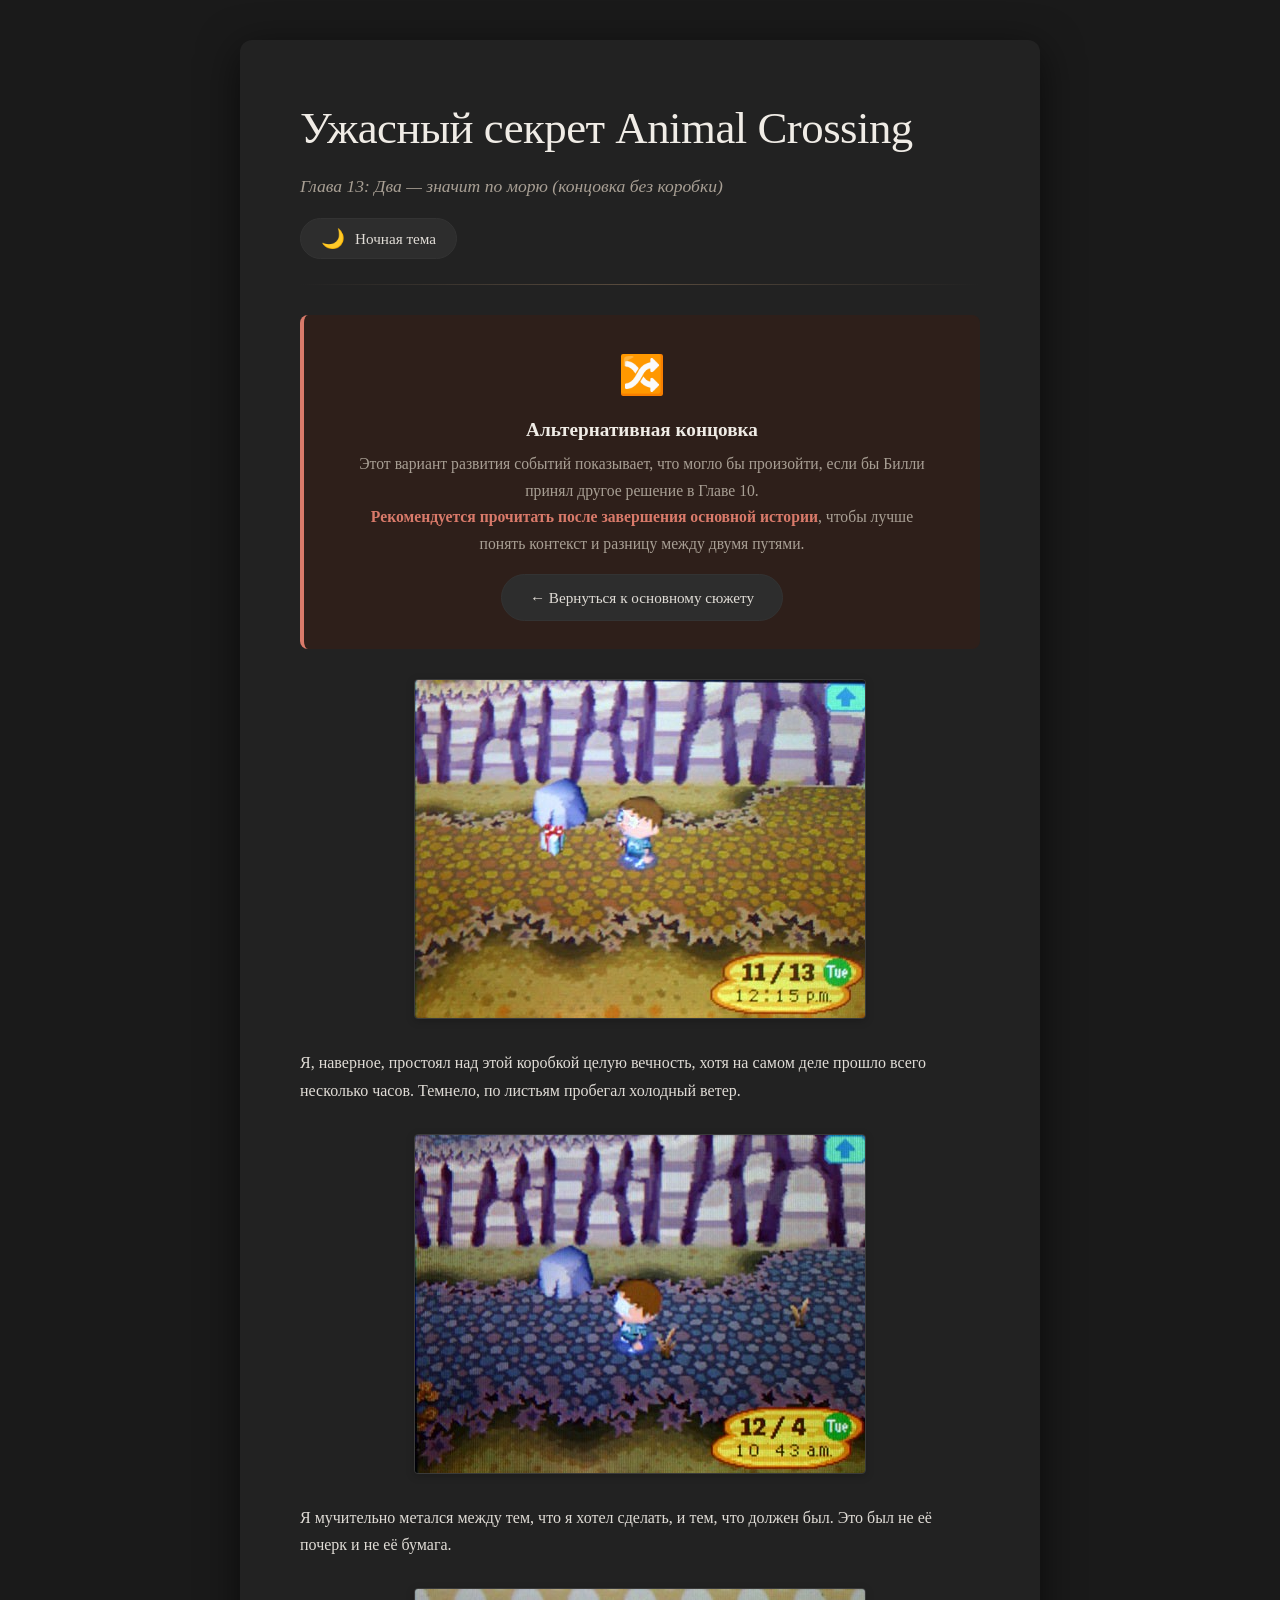
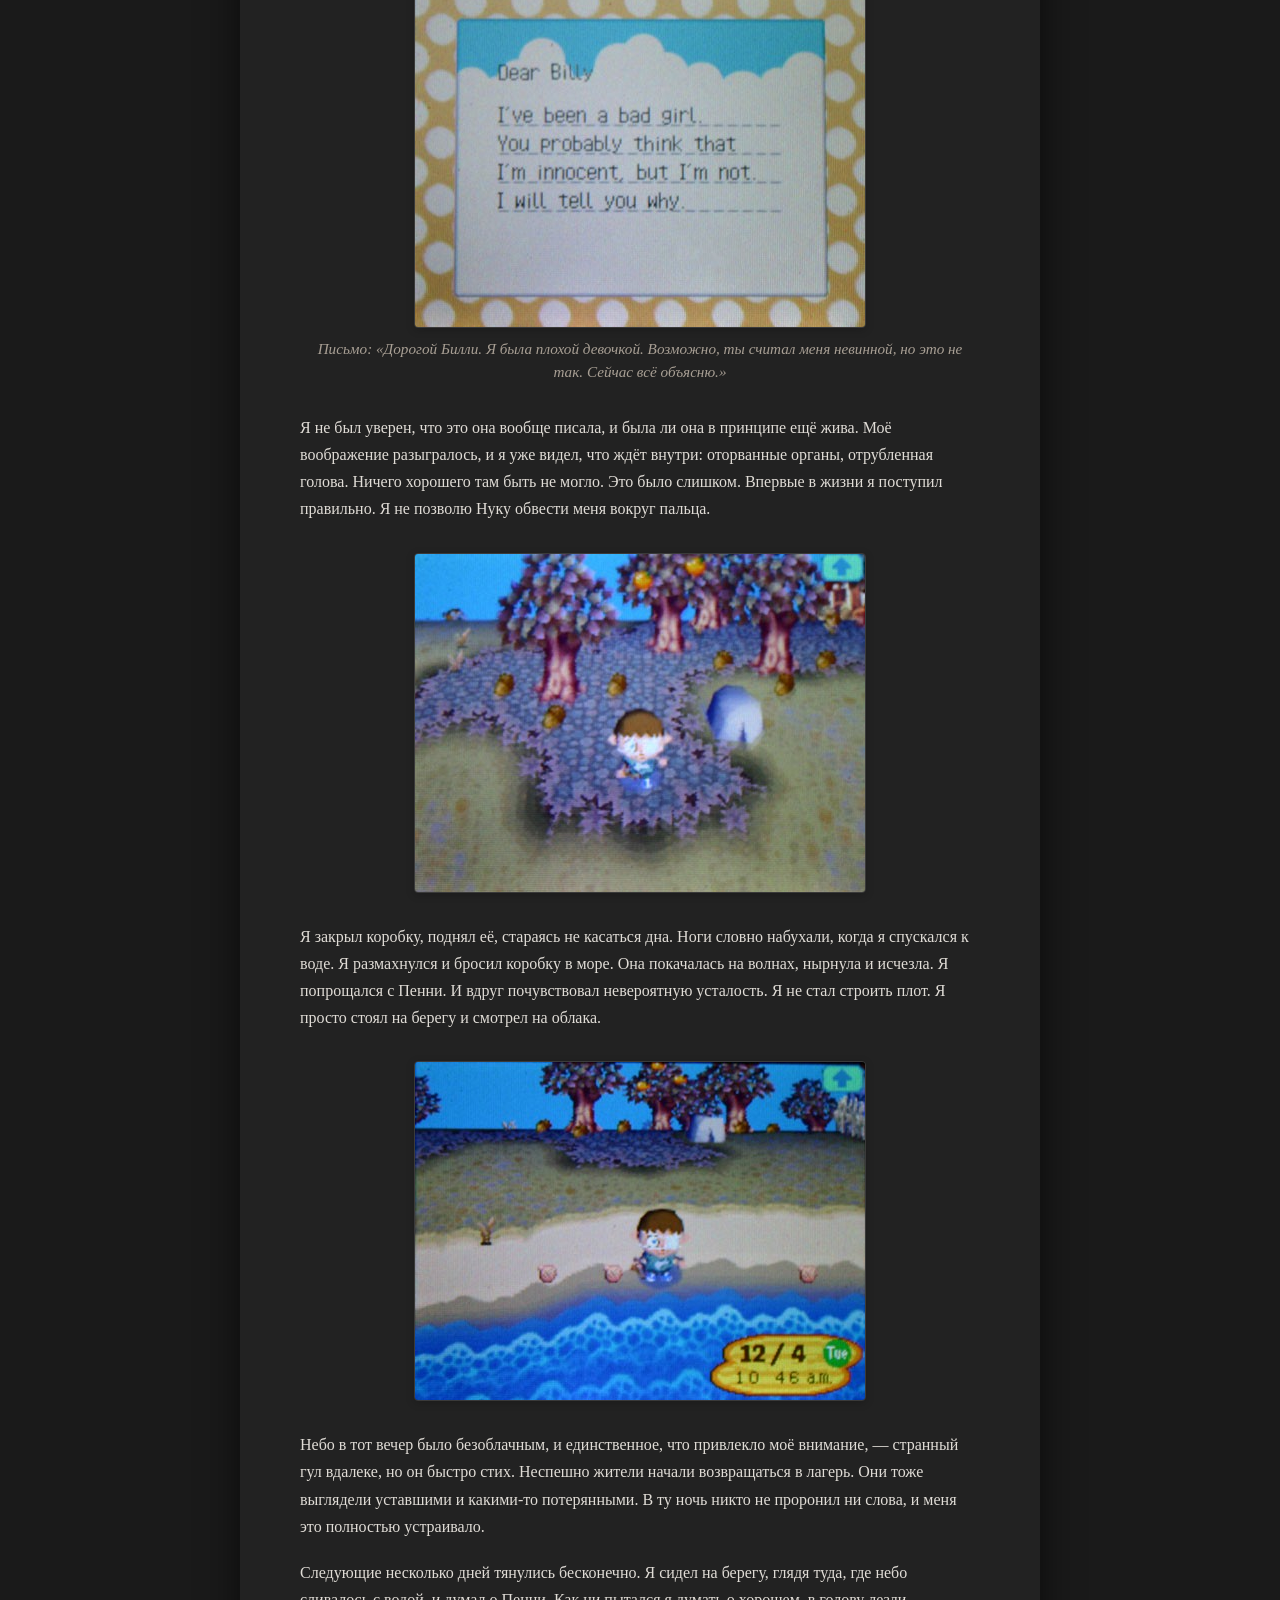
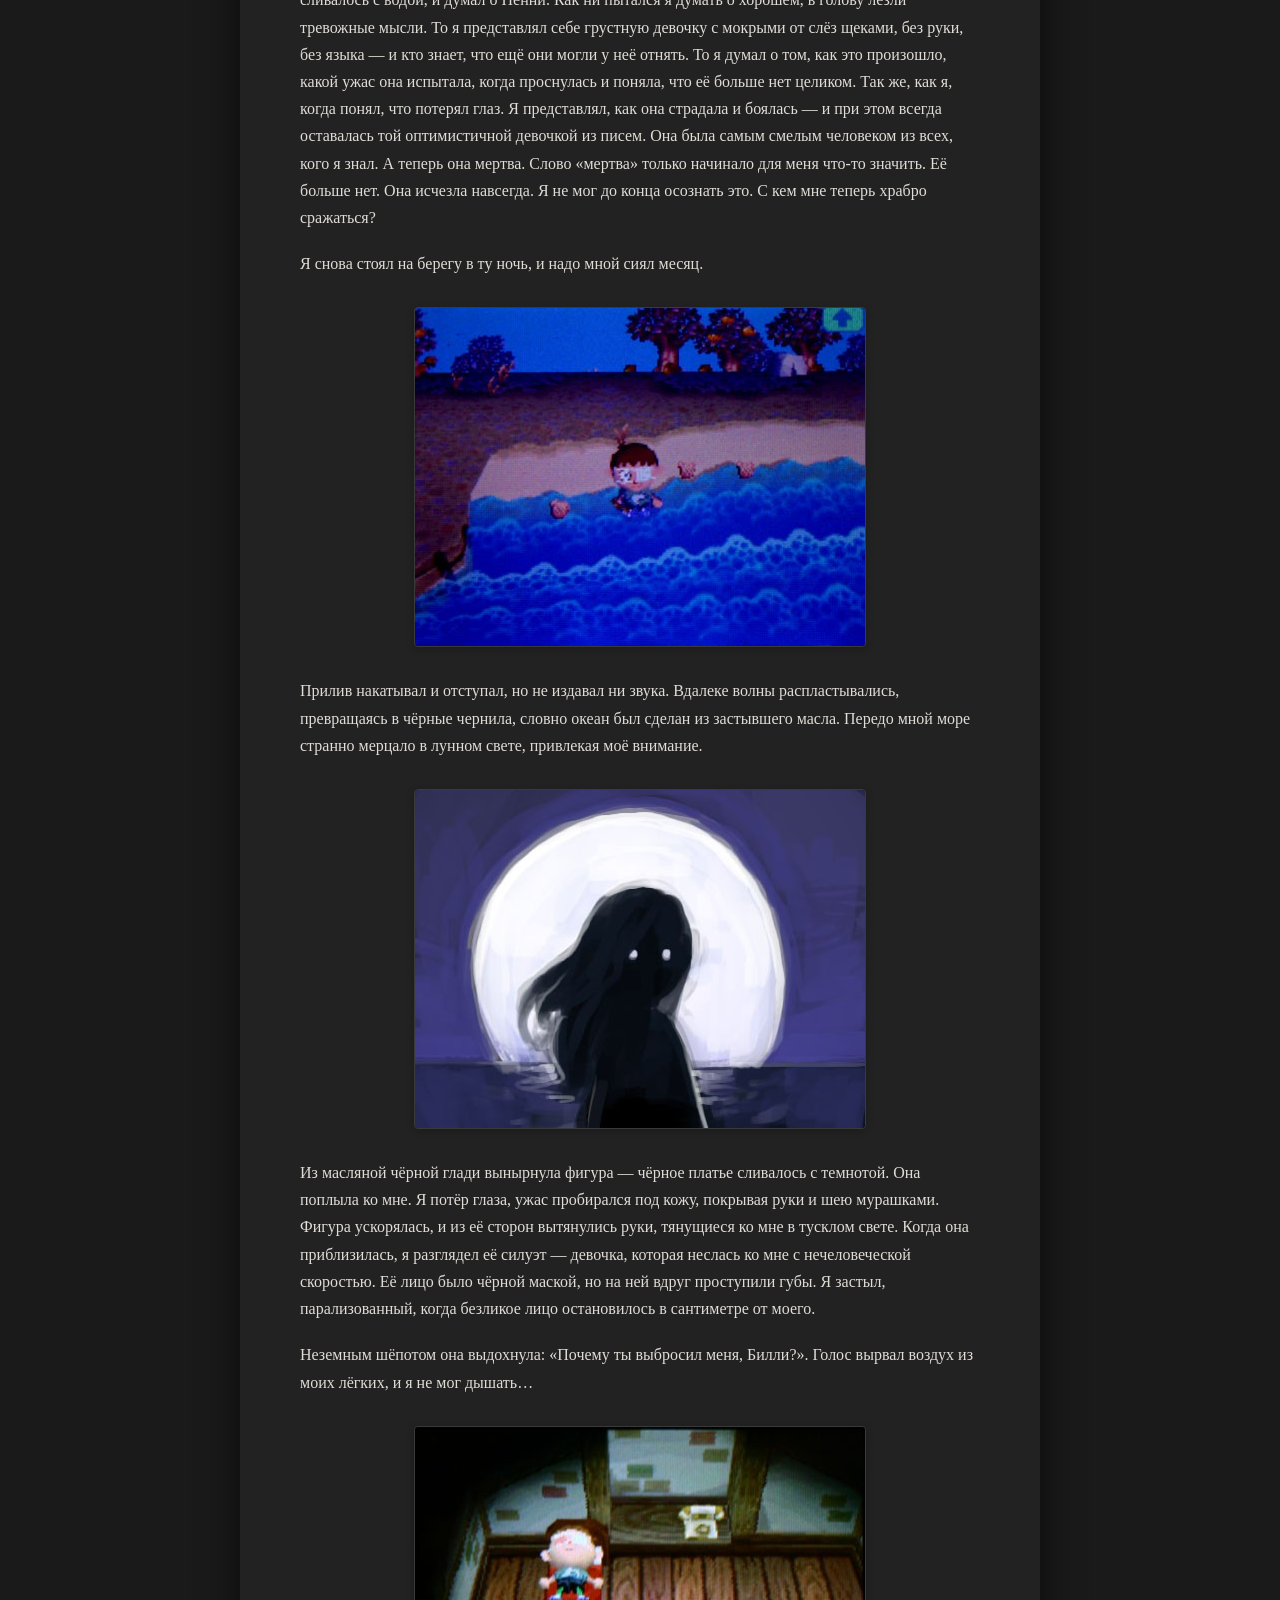
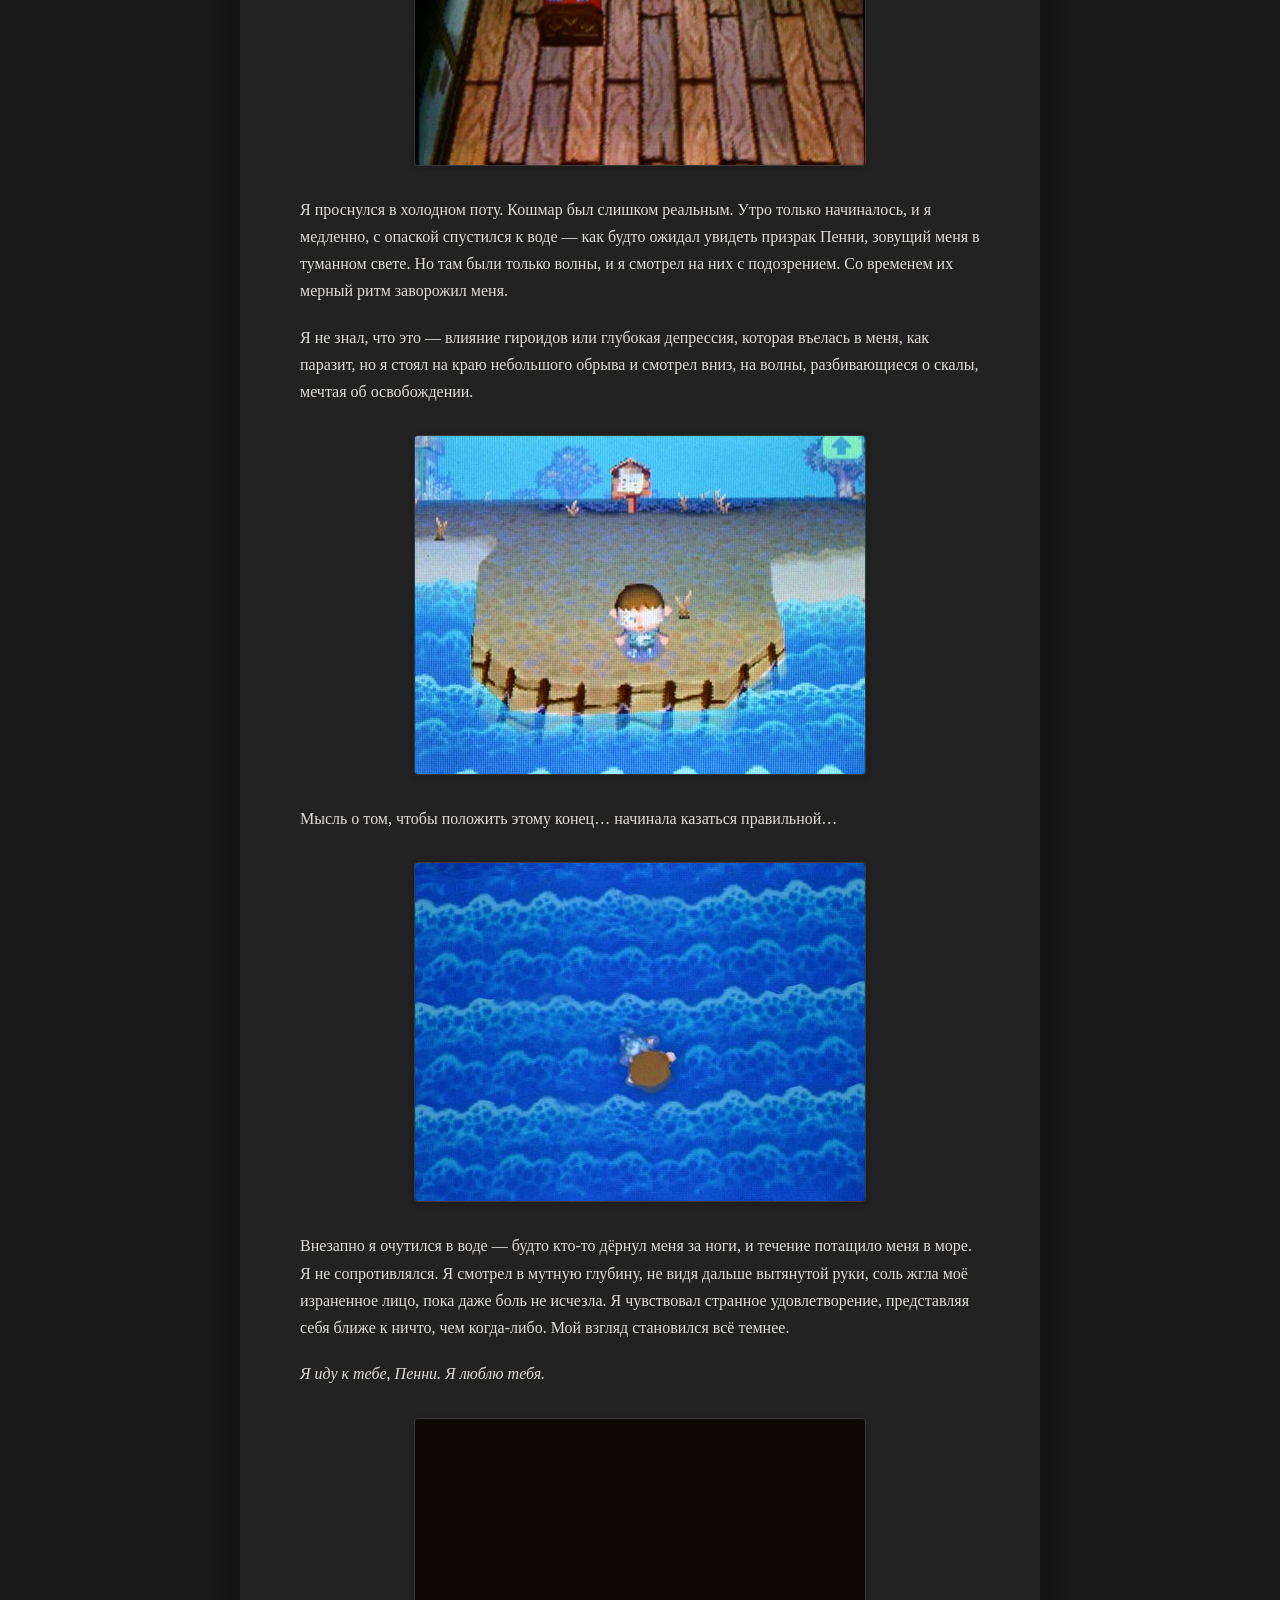
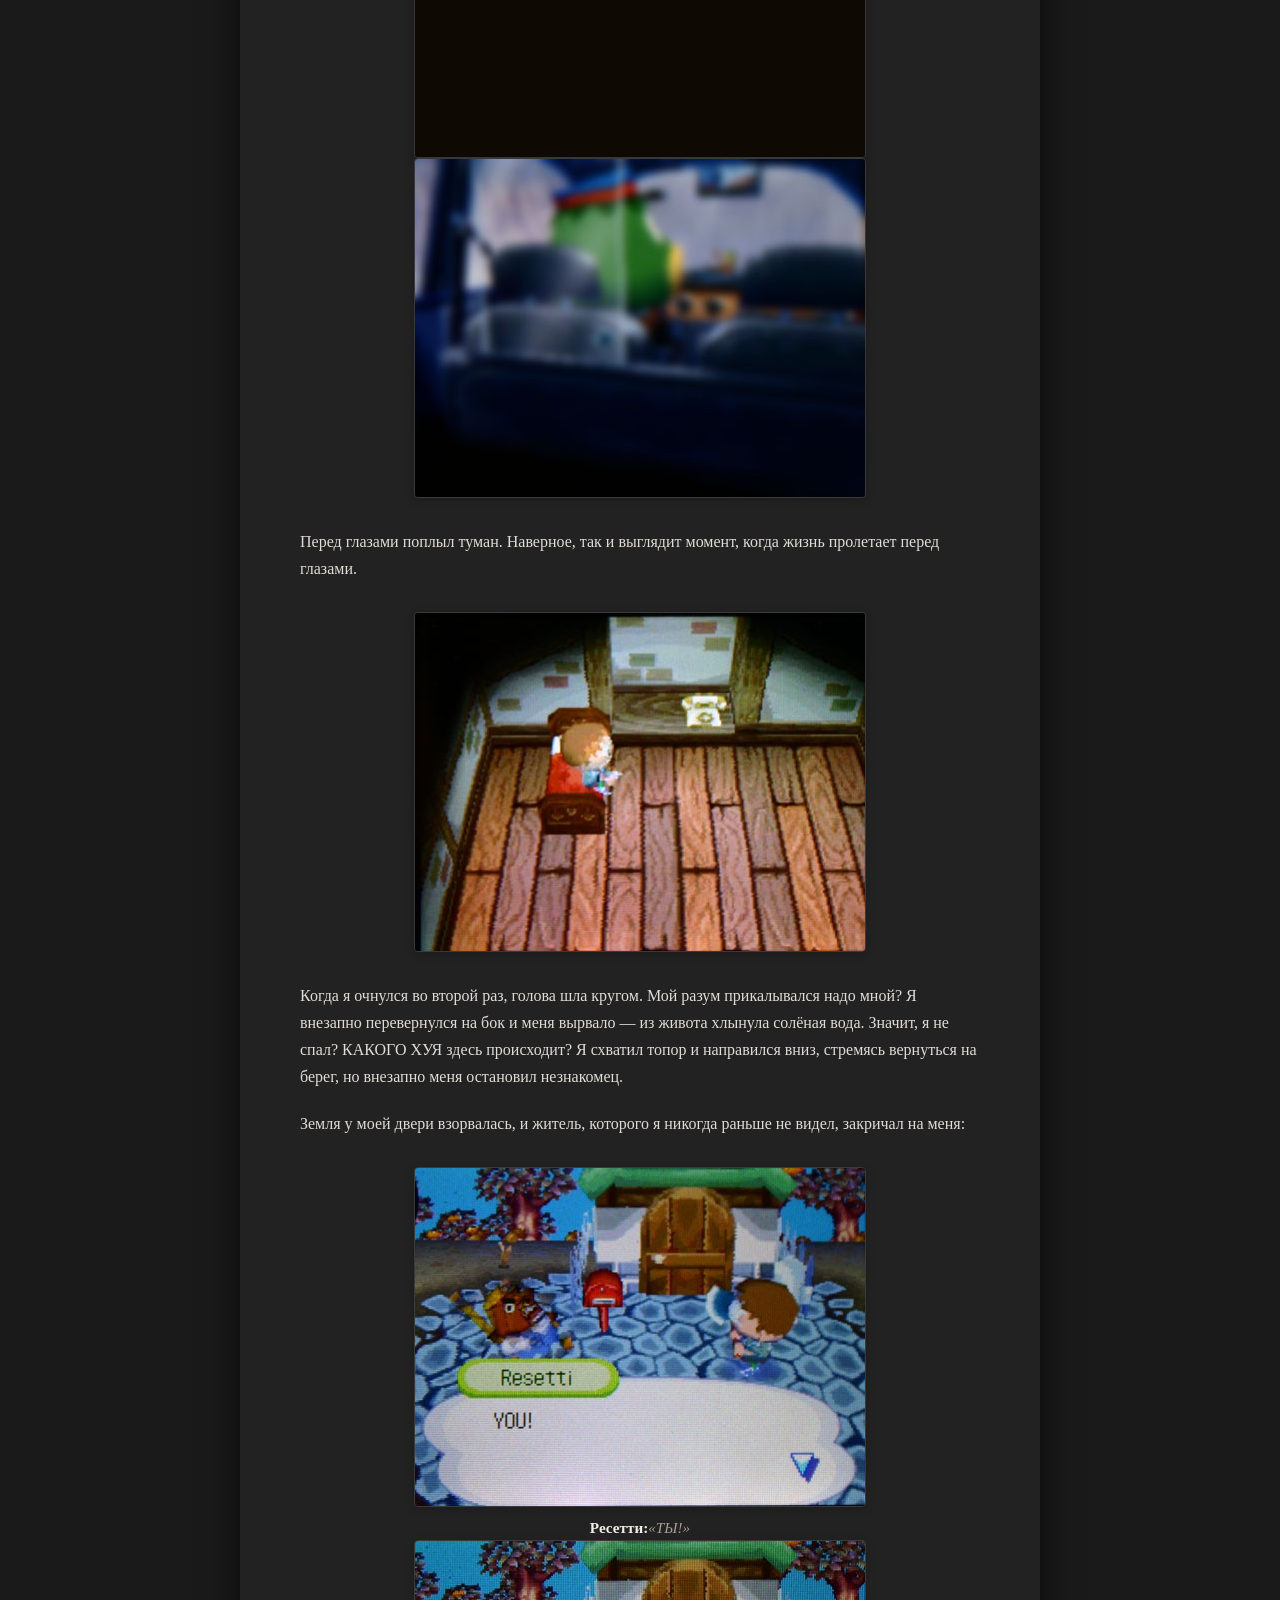
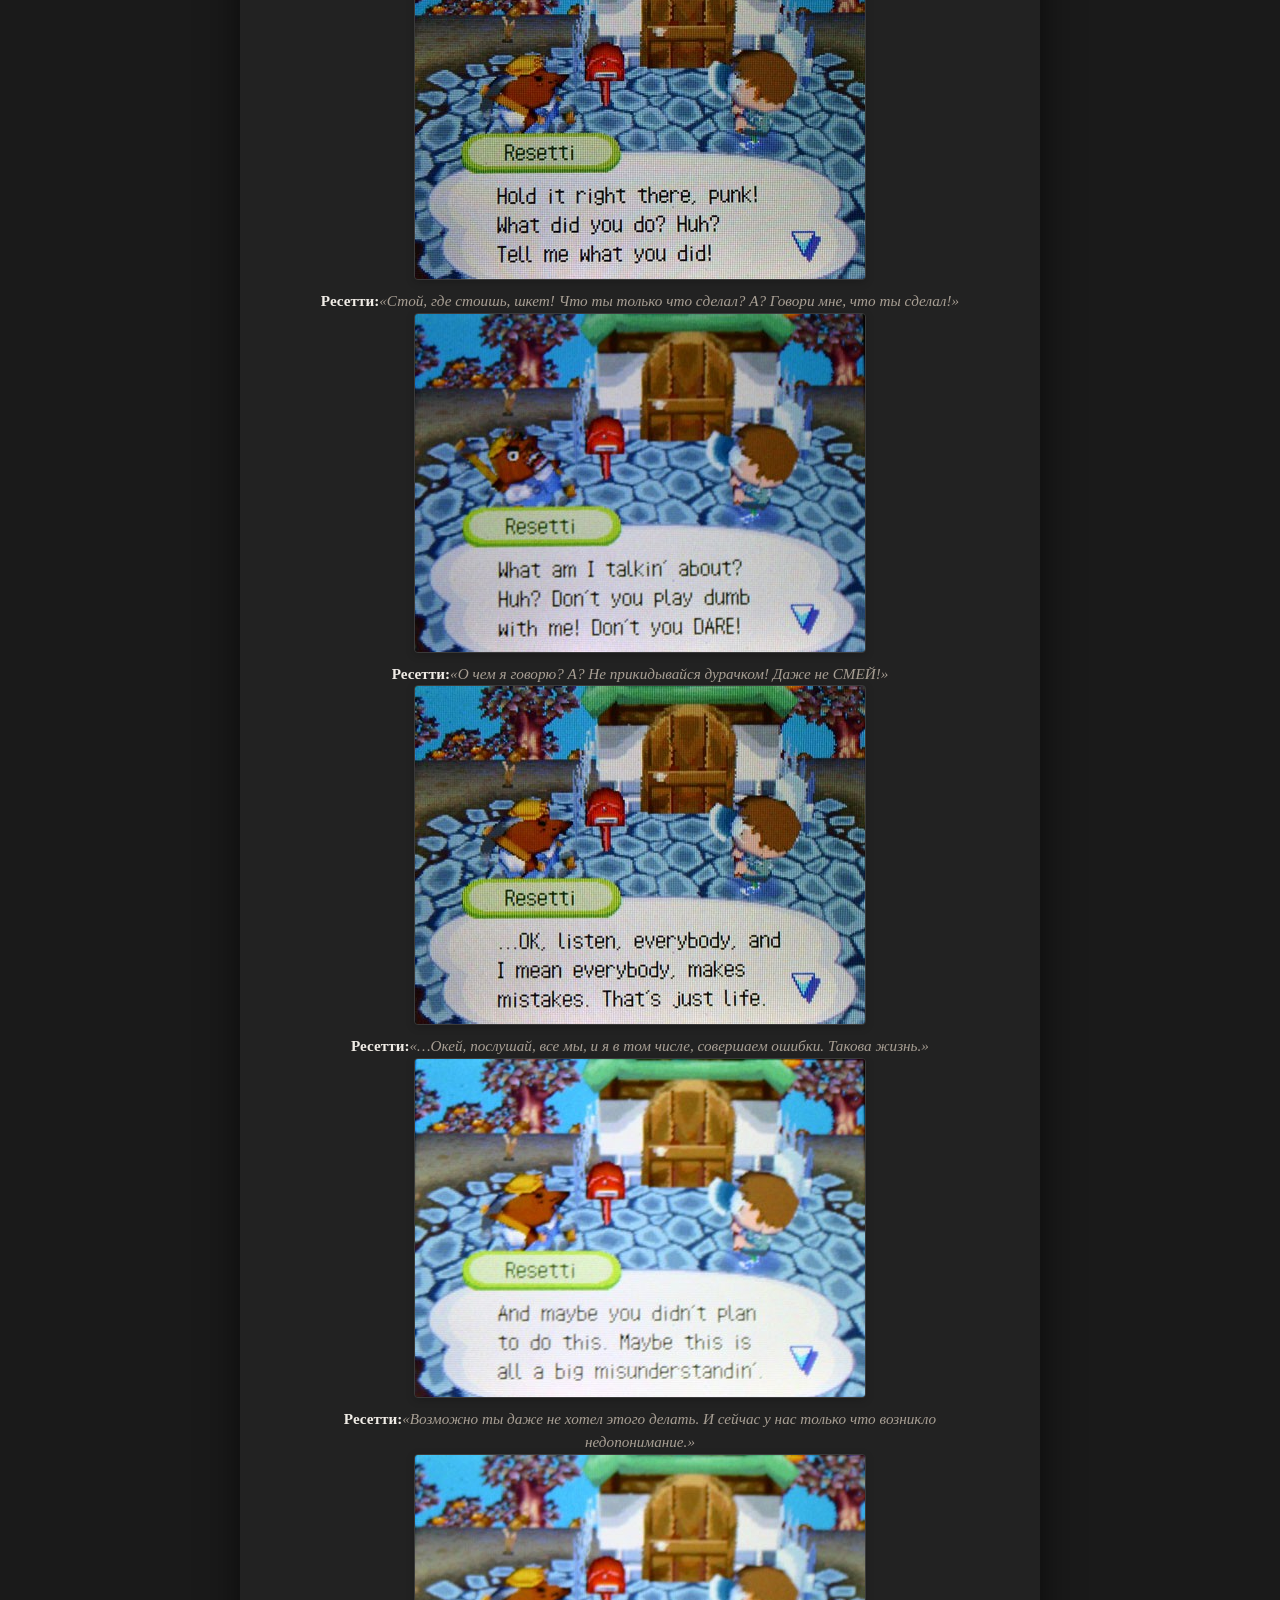
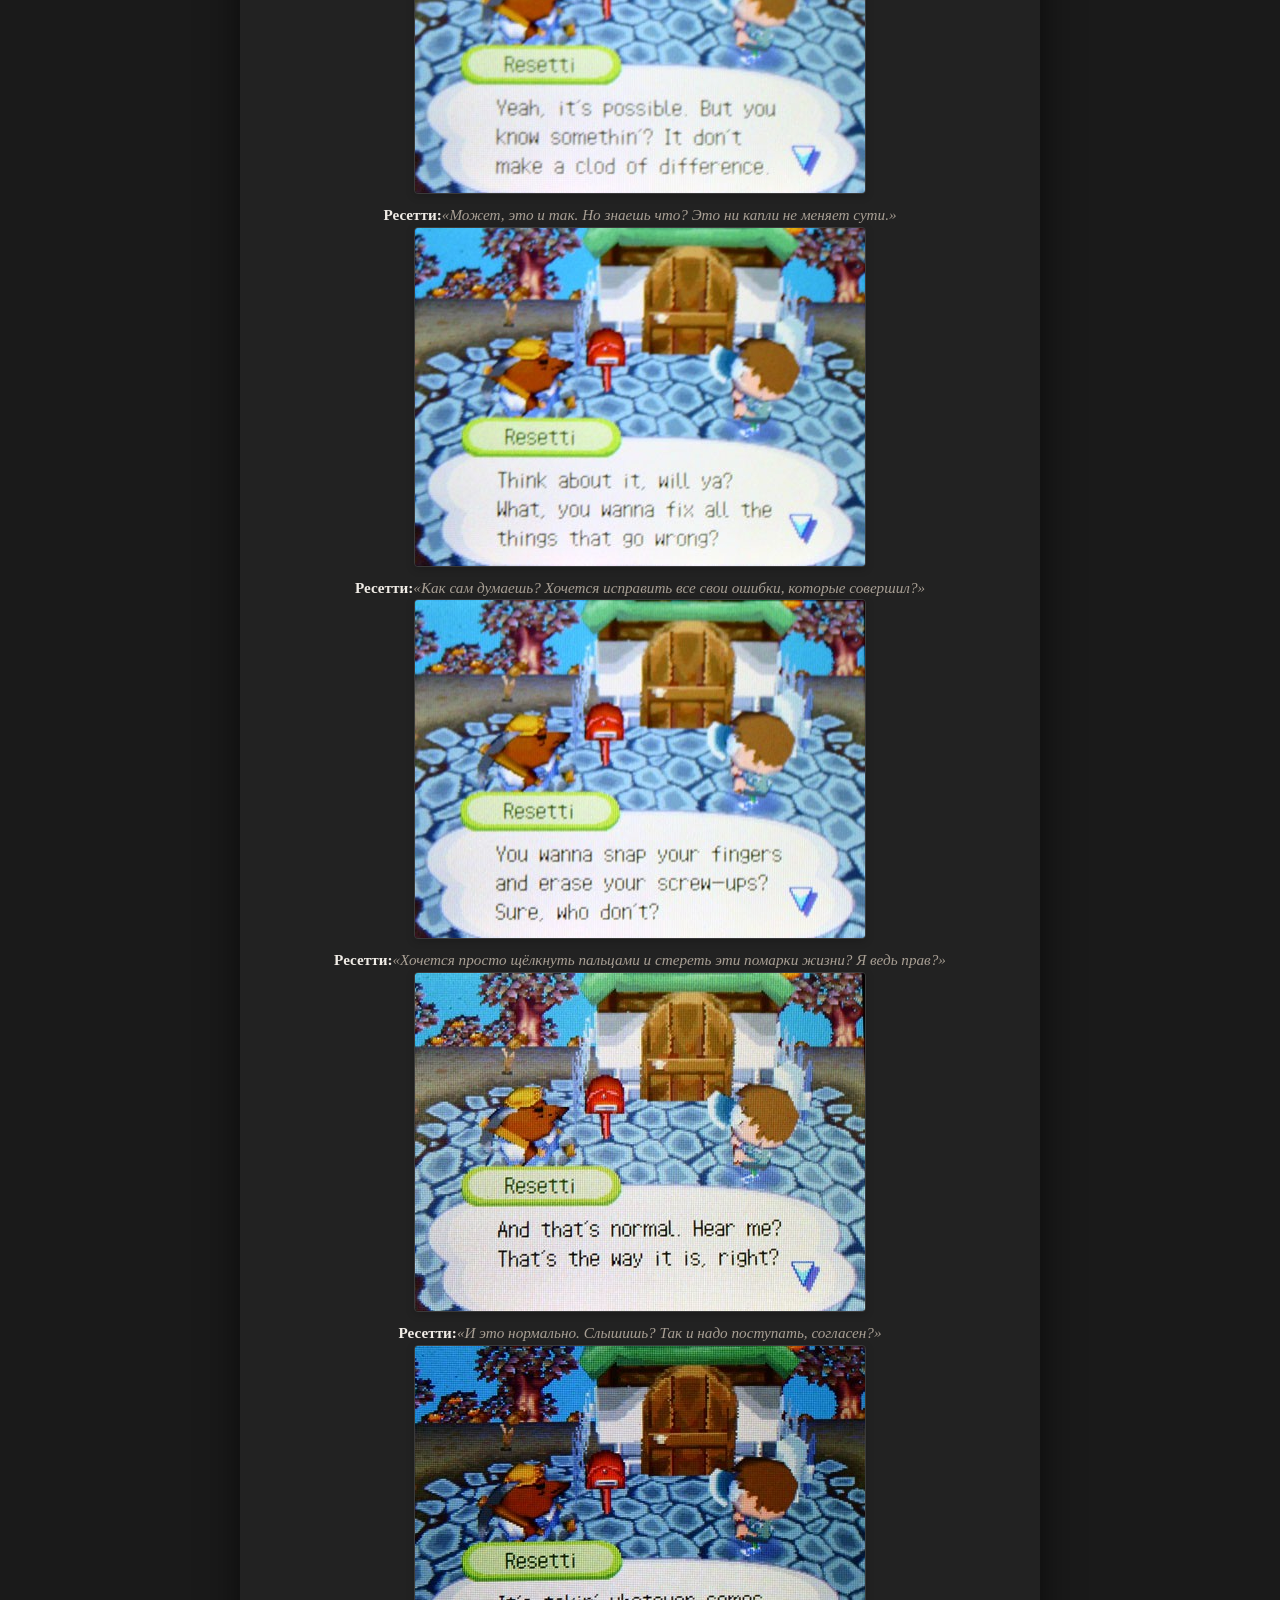
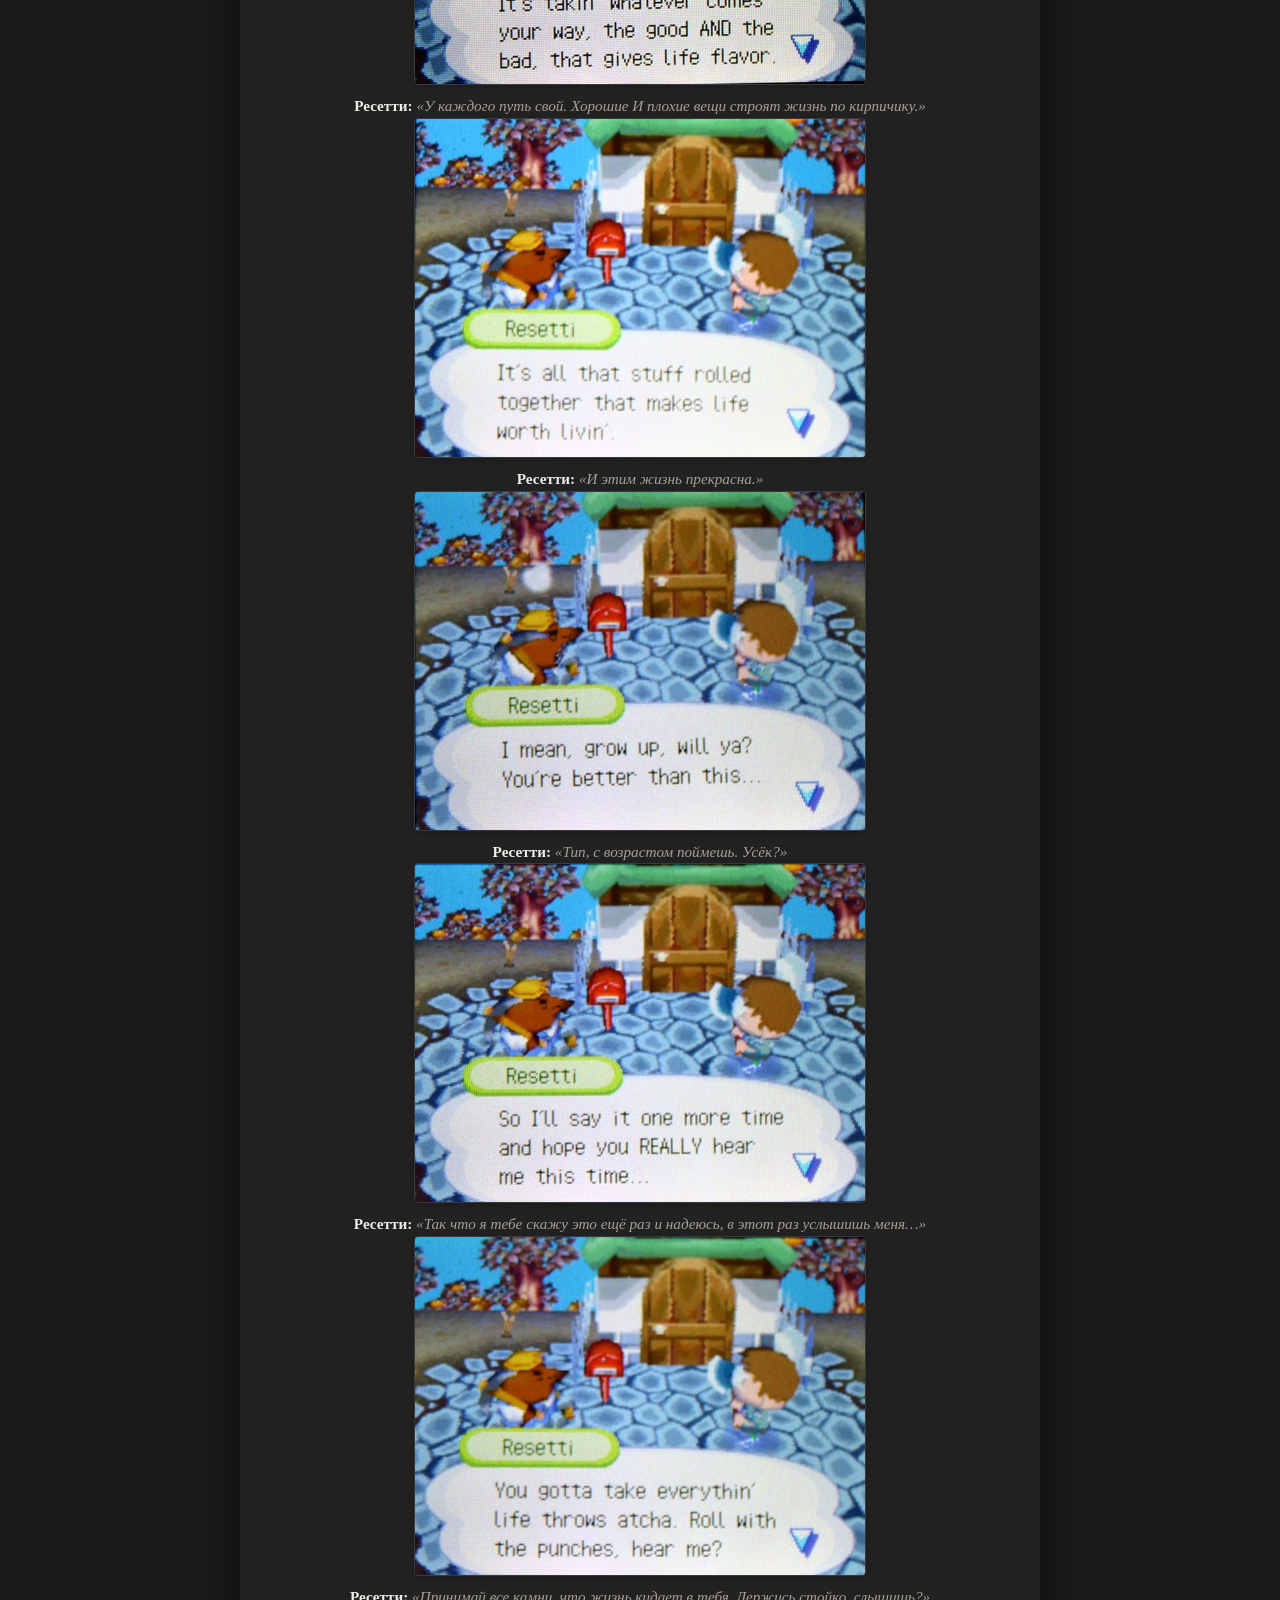
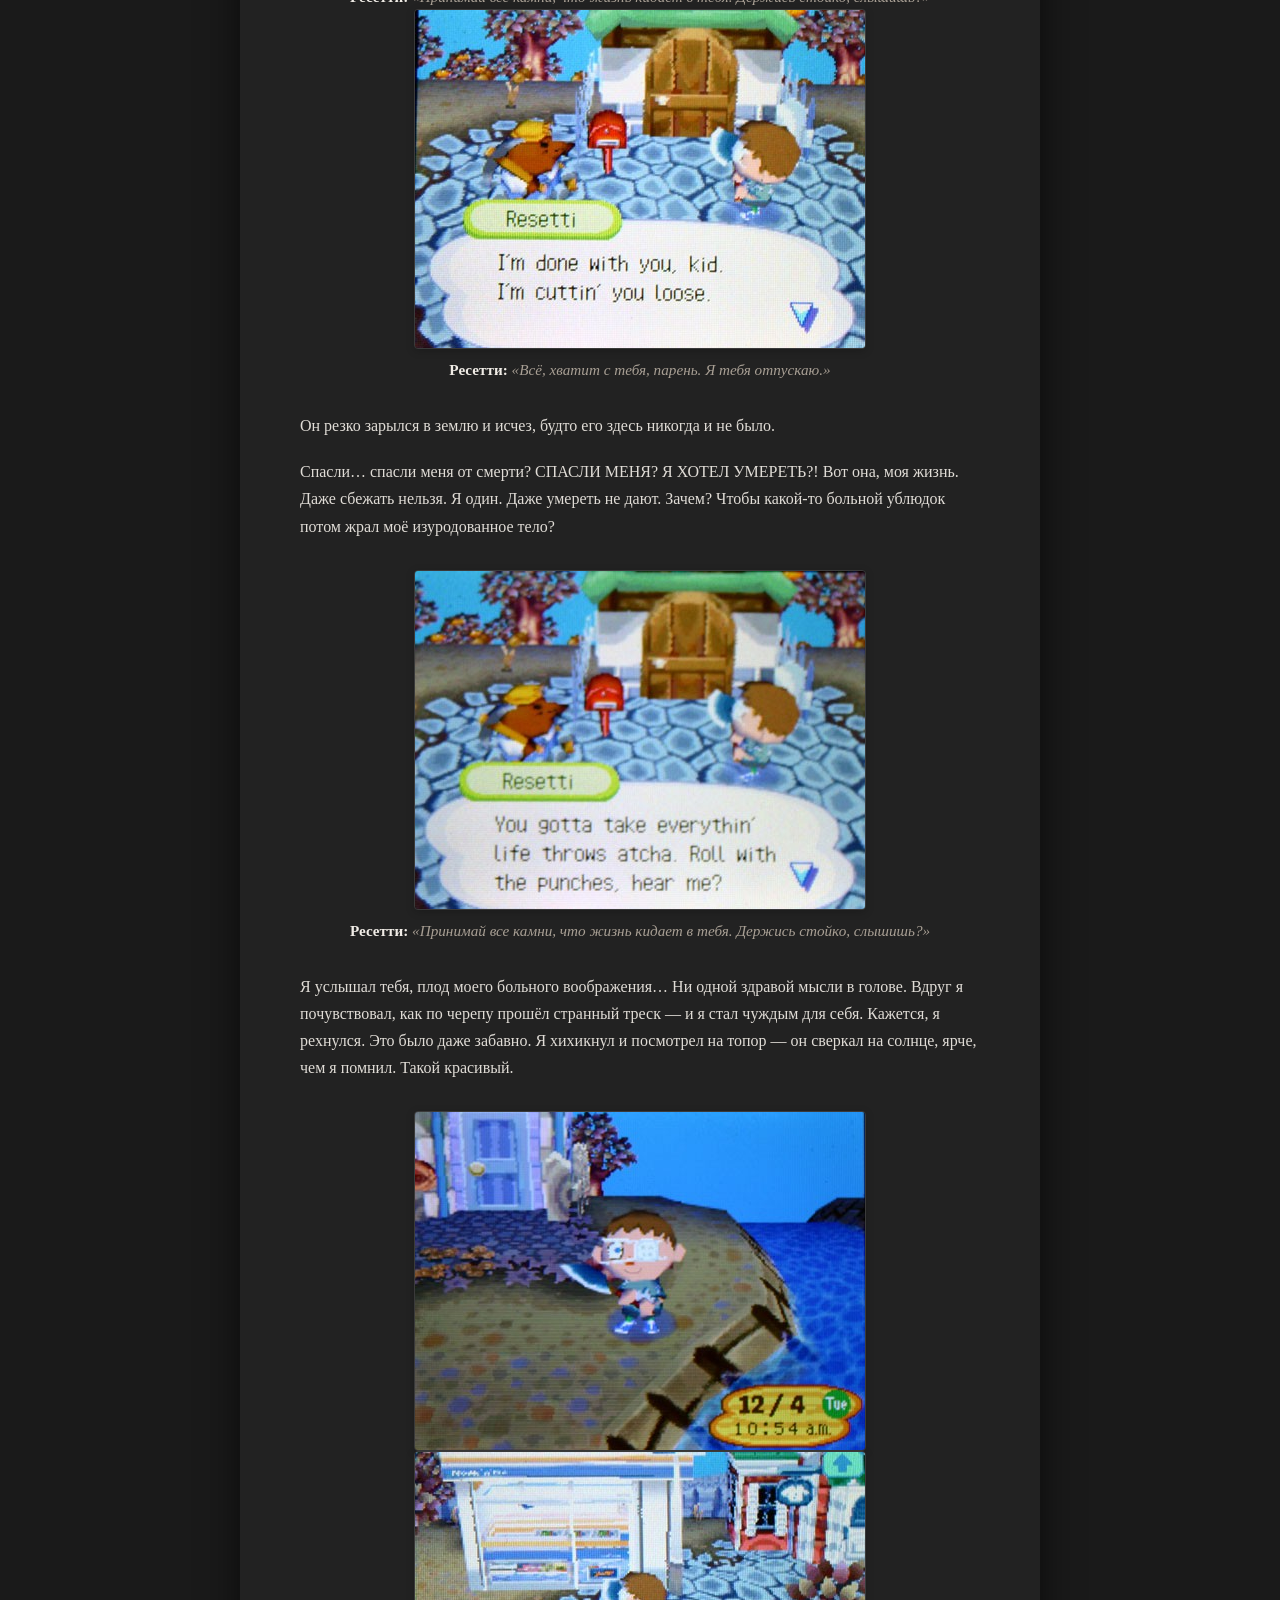
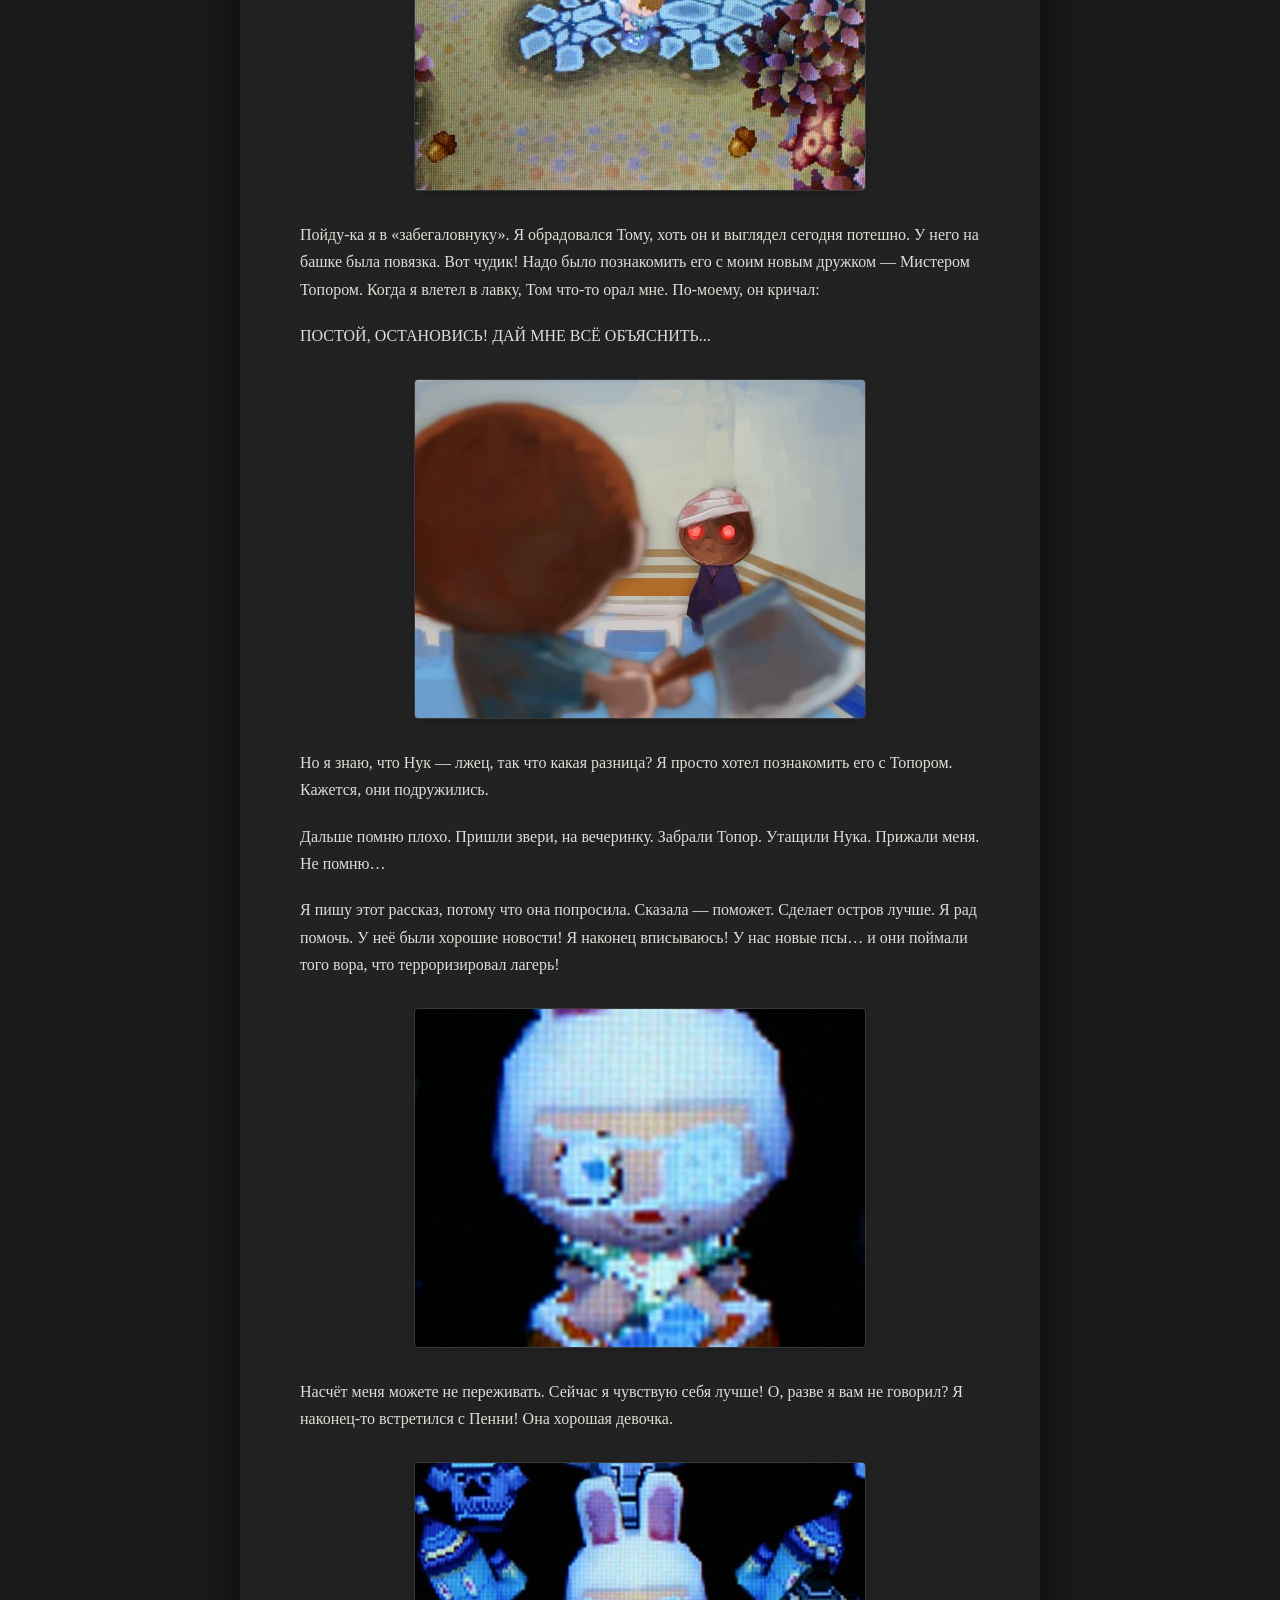
<file: part-13/index.html>
<!DOCTYPE html>
<html lang="ru">
<head>
    <meta charset="UTF-8" />
    <meta name="viewport" content="width=device-width, initial-scale=1.0" />
    <title>Глава 13 (Альтернативная концовка)</title>
    <link rel="stylesheet" href="../style.css" />
</head>
<body>
    <div class="wrapper">
        <header>
            <h1><a href="../index.html" style="color:inherit;text-decoration:none;">Ужасный секрет Animal Crossing</a></h1>
            <p class="subtitle">Глава 13: Два — значит по морю (концовка без коробки)</p>

            <!-- Кнопка переключения темы -->
            <div class="theme-toggle">
                <button id="theme-toggle-btn" aria-label="Переключить тему">
                    <span class="icon" id="theme-icon">🌙</span>
                    <span id="theme-label">Ночная тема</span>
                </button>
            </div>

            <div class="divider"></div>
        </header>

        <main>

            <!-- ===== ПРЕДУПРЕЖДЕНИЕ ===== -->
            <div class="alt-ending-warning">
                <div class="warning-inner">
                    <div style="font-size: 2.4rem; margin-bottom: 4px;">🔀</div>
                    <p style="font-weight: bold; margin: 6px 0 4px; font-size: 1.2rem; color: var(--text-heading);">
                        Альтернативная концовка
                    </p>
                    <p style="margin: 0; color: var(--text-light); font-size: 0.98rem; max-width: 580px; margin-left: auto; margin-right: auto;">
                        Этот вариант развития событий показывает, что могло бы произойти, 
                        если бы Билли принял другое решение в Главе 10.
                        <br />
                        <strong style="color: var(--text-warning);">Рекомендуется прочитать после завершения основной истории</strong>, 
                        чтобы лучше понять контекст и разницу между двумя путями.
                    </p>
                    <div style="margin-top: 16px; display: flex; flex-wrap: wrap; gap: 12px; justify-content: center;">
                        <a href="../part-10/index.html" class="warning-btn back-btn">← Вернуться к основному сюжету</a>
                    </div>
                </div>
            </div>


            <!-- ===== ТЕКСТ КОНЦОВКИ ===== -->
            <div class="content">
                <figure>
                    <img src="../part-9/images/22.BoxChoise.jpg"/>
                </figure>
                <p>Я, наверное, простоял над этой коробкой целую вечность, хотя на самом деле прошло всего несколько часов. Темнело, по листьям пробегал холодный ветер.</p>
                <figure>
                    <img src="../part-13/images/1.AltEndBox.jpg"/>
                </figure>
                <p>Я мучительно метался между тем, что я хотел сделать, и тем, что должен был. Это был не её почерк и не её бумага.</p>
                <figure>
                    <img src="../part-9/images/18.PennyBad.jpg"/>
                    <figcaption>
                        Письмо: «Дорогой Билли. Я была плохой девочкой. Возможно, ты считал меня невинной, но это не так. Сейчас всё объясню.»
                    </figcaption>
                </figure>
                <p>Я не был уверен, что это она вообще писала, и была ли она в принципе ещё жива. Моё воображение разыгралось, и я уже видел, что ждёт внутри: оторванные органы, отрубленная голова. Ничего хорошего там быть не могло. Это было слишком. Впервые в жизни я поступил правильно. Я не позволю Нуку обвести меня вокруг пальца.</p>
                <figure>
                    <img src="../part-13/images/2.AltEndBox.jpg"/>
                </figure>
                <p>Я закрыл коробку, поднял её, стараясь не касаться дна. Ноги словно набухали, когда я спускался к воде. Я размахнулся и бросил коробку в море. Она покачалась на волнах, нырнула и исчезла. Я попрощался с Пенни. И вдруг почувствовал невероятную усталость. Я не стал строить плот. Я просто стоял на берегу и смотрел на облака.</p>
                <figure>
                    <img src="../part-13/images/3.AltEndBox.jpg"/>
                </figure>
                <p>Небо в тот вечер было безоблачным, и единственное, что привлекло моё внимание, — странный гул вдалеке, но он быстро стих. Неспешно жители начали возвращаться в лагерь. Они тоже выглядели уставшими и какими-то потерянными. В ту ночь никто не проронил ни слова, и меня это полностью устраивало.</p>
                <p>Следующие несколько дней тянулись бесконечно. Я сидел на берегу, глядя туда, где небо сливалось с водой, и думал о Пенни. Как ни пытался я думать о хорошем, в голову лезли тревожные мысли. То я представлял себе грустную девочку с мокрыми от слёз щеками, без руки, без языка — и кто знает, что ещё они могли у неё отнять. То я думал о том, как это произошло, какой ужас она испытала, когда проснулась и поняла, что её больше нет целиком. Так же, как я, когда понял, что потерял глаз. Я представлял, как она страдала и боялась — и при этом всегда оставалась той оптимистичной девочкой из писем. Она была самым смелым человеком из всех, кого я знал. А теперь она мертва. Слово «мертва» только начинало для меня что-то значить. Её больше нет. Она исчезла навсегда. Я не мог до конца осознать это. С кем мне теперь храбро сражаться?</p>
                <p>Я снова стоял на берегу в ту ночь, и надо мной сиял месяц.</p>
                <figure>
                    <img src="../part-13/images/4.AltEndBox.jpg"/>
                </figure>
                <p>Прилив накатывал и отступал, но не издавал ни звука. Вдалеке волны распластывались, превращаясь в чёрные чернила, словно океан был сделан из застывшего масла. Передо мной море странно мерцало в лунном свете, привлекая моё внимание.</p>
                <figure>
                    <img src="../part-13/images/5.MysteriousGirl.jpg"/>
                </figure>
                <p>Из масляной чёрной глади вынырнула фигура — чёрное платье сливалось с темнотой. Она поплыла ко мне. Я потёр глаза, ужас пробирался под кожу, покрывая руки и шею мурашками. Фигура ускорялась, и из её сторон вытянулись руки, тянущиеся ко мне в тусклом свете. Когда она приблизилась, я разглядел её силуэт — девочка, которая неслась ко мне с нечеловеческой скоростью. Её лицо было чёрной маской, но на ней вдруг проступили губы. Я застыл, парализованный, когда безликое лицо остановилось в сантиметре от моего.</p>
                <p>Неземным шёпотом она выдохнула: «Почему ты выбросил меня, Билли?». Голос вырвал воздух из моих лёгких, и я не мог дышать…</p>
                <figure>
                    <img src="../part-9/images/1.BillyNoEye.jpg"/>
                </figure>
                <p>Я проснулся в холодном поту. Кошмар был слишком реальным. Утро только начиналось, и я медленно, с опаской спустился к воде — как будто ожидал увидеть призрак Пенни, зовущий меня в туманном свете. Но там были только волны, и я смотрел на них с подозрением. Со временем их мерный ритм заворожил меня.</p>
                <p>Я не знал, что это — влияние гироидов или глубокая депрессия, которая въелась в меня, как паразит, но я стоял на краю небольшого обрыва и смотрел вниз, на волны, разбивающиеся о скалы, мечтая об освобождении.</p>
                <figure>
                    <img src="../part-13/images/6. ....jpg"/>
                </figure>
                <p>Мысль о том, чтобы положить этому конец… начинала казаться правильной…</p>
                <figure>
                    <img src="../part-13/images/7.ReadyToDrown.jpg"/>
                </figure>
                <p>Внезапно я очутился в воде — будто кто-то дёрнул меня за ноги, и течение потащило меня в море. Я не сопротивлялся. Я смотрел в мутную глубину, не видя дальше вытянутой руки, соль жгла моё израненное лицо, пока даже боль не исчезла. Я чувствовал странное удовлетворение, представляя себя ближе к ничто, чем когда-либо. Мой взгляд становился всё темнее.</p>
                <p><em>Я иду к тебе, Пенни. Я люблю тебя.</em></p>
                <figure>
                    <img src="../part-13/images/8.BlackScreen.jpg"/>
                    <img src="../part-13/images/9.BlurKappn.jpg"/>
                </figure>
                <p>Перед глазами поплыл туман. Наверное, так и выглядит момент, когда жизнь пролетает перед глазами.</p>
                <figure>
                    <img src="../part-13/images/10.Billy.jpg"/>
                </figure>
                <p>Когда я очнулся во второй раз, голова шла кругом. Мой разум прикалывался надо мной? Я внезапно перевернулся на бок и меня вырвало — из живота хлынула солёная вода. Значит, я не спал? КАКОГО ХУЯ здесь происходит? Я схватил топор и направился вниз, стремясь вернуться на берег, но внезапно меня остановил незнакомец.</p>
                <p>Земля у моей двери взорвалась, и житель, которого я никогда раньше не видел, закричал на меня:</p>
                <figure>
                    <img src="../part-13/images/11.Resetti.jpg"/>
                    <figcaption>
                        <strong>Ресетти:</strong>«ТЫ!»
                    </figcaption>
                    <img src="../part-13/images/12.Resetti.jpg"/>
                    <figcaption>
                        <strong>Ресетти:</strong>«Стой, где стоишь, шкет! Что ты только что сделал? А? Говори мне, что ты сделал!»
                    </figcaption>
                    <img src="../part-13/images/13.Resetti.jpg"/>
                    <figcaption>
                        <strong>Ресетти:</strong>«О чем я говорю? А? Не прикидывайся дурачком! Даже не СМЕЙ!»
                    </figcaption>
                    <img src="../part-13/images/14.Resetti.jpg"/>
                    <figcaption>
                        <strong>Ресетти:</strong>«…Окей, послушай, все мы, и я в том числе, совершаем ошибки. Такова жизнь.»
                    </figcaption>
                    <img src="../part-13/images/15.Resetti.jpg"/>
                    <figcaption>
                        <strong>Ресетти:</strong>«Возможно ты даже не хотел этого делать. И сейчас у нас только что возникло недопонимание.»
                    </figcaption>
                    <img src="../part-13/images/16.Resetti.jpg"/>
                    <figcaption>
                        <strong>Ресетти:</strong>«Может, это и так. Но знаешь что? Это ни капли не меняет сути.»
                    </figcaption>
                    <img src="../part-13/images/17.Resetti.jpg"/>
                    <figcaption>
                        <strong>Ресетти:</strong>«Как сам думаешь? Хочется исправить все свои ошибки, которые совершил?»
                    </figcaption>
                    <img src="../part-13/images/18.Resetti.jpg"/>
                    <figcaption>
                        <strong>Ресетти:</strong>«Хочется просто щёлкнуть пальцами и стереть эти помарки жизни? Я ведь прав?»
                    </figcaption>
                    <img src="../part-13/images/19.Resetti.jpg"/>
                    <figcaption>
                        <strong>Ресетти:</strong>«И это нормально. Слышишь? Так и надо поступать, согласен?»
                    </figcaption>
                    <img src="../part-13/images/20.Resetti.jpg"/>
                    <figcaption>
                        <strong>Ресетти:</strong> «У каждого путь свой. Хорошие И плохие вещи строят жизнь по кирпичику.»
                    </figcaption>
                    <img src="../part-13/images/21.Resetti.jpg"/>
                    <figcaption>
                        <strong>Ресетти:</strong> «И этим жизнь прекрасна.»
                    </figcaption>
                    <img src="../part-13/images/22.Resetti.jpg"/>
                    <figcaption>
                        <strong>Ресетти:</strong> «Тип, с возрастом поймешь. Усёк?»
                    </figcaption>
                    <img src="../part-13/images/23.Resetti.jpg"/>
                    <figcaption>
                        <strong>Ресетти:</strong> «Так что я тебе скажу это ещё раз и надеюсь, в этот раз услышишь меня…»
                    </figcaption>
                    <img src="../part-13/images/24.Resetti.jpg"/>
                    <figcaption>
                        <strong>Ресетти:</strong> «Принимай все камни, что жизнь кидает в тебя. Держись стойко, слышишь?»
                    </figcaption>
                    <img src="../part-13/images/25.Resetti.jpg"/>
                    <figcaption>
                        <strong>Ресетти:</strong> «Всё, хватит с тебя, парень. Я тебя отпускаю.»
                    </figcaption>
                </figure>
                <p>Он резко зарылся в землю и исчез, будто его здесь никогда и не было.</p>
                <p>Спасли… спасли меня от смерти? СПАСЛИ МЕНЯ? Я ХОТЕЛ УМЕРЕТЬ?! Вот она, моя жизнь. Даже сбежать нельзя. Я один. Даже умереть не дают. Зачем? Чтобы какой-то больной ублюдок потом жрал моё изуродованное тело?</p>
                <figure>
                    <img src="../part-13/images/24.Resetti.jpg"/>
                    <figcaption>
                        <strong>Ресетти:</strong> «Принимай все камни, что жизнь кидает в тебя. Держись стойко, слышишь?»
                    </figcaption>
                </figure>
                <p>Я услышал тебя, плод моего больного воображения… Ни одной здравой мысли в голове. Вдруг я почувствовал, как по черепу прошёл странный треск — и я стал чуждым для себя. Кажется, я рехнулся. Это было даже забавно. Я хихикнул и посмотрел на топор — он сверкал на солнце, ярче, чем я помнил. Такой красивый.</p>
                <figure>
                    <img src="../part-13/images/26.ReadyToKill.jpg"/>
                    <img src="../part-13/images/27.ReadyToKill.jpg"/>
                </figure>
                <p>Пойду-ка я в «забегаловнуку». Я обрадовался Тому, хоть он и выглядел сегодня потешно. У него на башке была повязка. Вот чудик! Надо было познакомить его с моим новым дружком — Мистером Топором. Когда я влетел в лавку, Том что-то орал мне. По-моему, он кричал:</p>
                <p>ПОСТОЙ, ОСТАНОВИСЬ! ДАЙ МНЕ ВСЁ ОБЪЯСНИТЬ...</p>
                <figure>
                    <img src="../part-13/images/28.ReadyToKill.jpg"/>
                </figure>
                <p>Но я знаю, что Нук — лжец, так что какая разница? Я просто хотел познакомить его с Топором. Кажется, они подружились.</p>
                <p>Дальше помню плохо. Пришли звери, на вечеринку. Забрали Топор. Утащили Нука. Прижали меня. Не помню…</p>
                <p>Я пишу этот рассказ, потому что она попросила. Сказала — поможет. Сделает остров лучше. Я рад помочь. У неё были хорошие новости! Я наконец вписываюсь! У нас новые псы… и они поймали того вора, что терроризировал лагерь!</p>
                <figure>
                    <img src="../part-13/images/29.BadEndBilly.jpg"/>
                </figure>
                <p>Насчёт меня можете не переживать. Сейчас я чувствую себя лучше! О, разве я вам не говорил? Я наконец-то встретился с Пенни! Она хорошая девочка.</p>
                <figure>
                    <img src="../part-13/images/30.BadEndBilly.jpg"/>
                </figure>
                <p>Она сказала, что нельзя обижать людей, даже лжецов, но сказала, что когда я закончу писать, она хочет, чтобы я пришёл к ней в гости на особенный праздник, только для нас. Я так рад.</p>
                <figure>
                    <img src="../part-13/images/31.BadEndBilly.jpg"/>
                </figure>
                <p>Пару дней назад она мне сказала, что к нам приедут новенькие. Не терпится их увидеть.</p>
                <figure>
                    <img src="../part-13/images/32.Jeff.jpg"/>
                    <figcaption> 
                        <strong>Кэп’н:</strong>«Скажи-ка мне, <span style="color: blue;">Джефф</span>… Зачем ты захотел поехать в <span style="color: green;">Лагерь</span>?»
                    </figcaption>
                </figure>
                <p>Думаю, мы станем отличными друзьями.</p>
                <p>КОНЕЦ. ВНОВЬ</p>
            </div>

        </main>

        <footer>
            <p><a href="../index.html">На главную</a> · 2026</p>
        </footer>
    </div>

    <script src="../theme.js"></script>
</body>
</html>
</file>
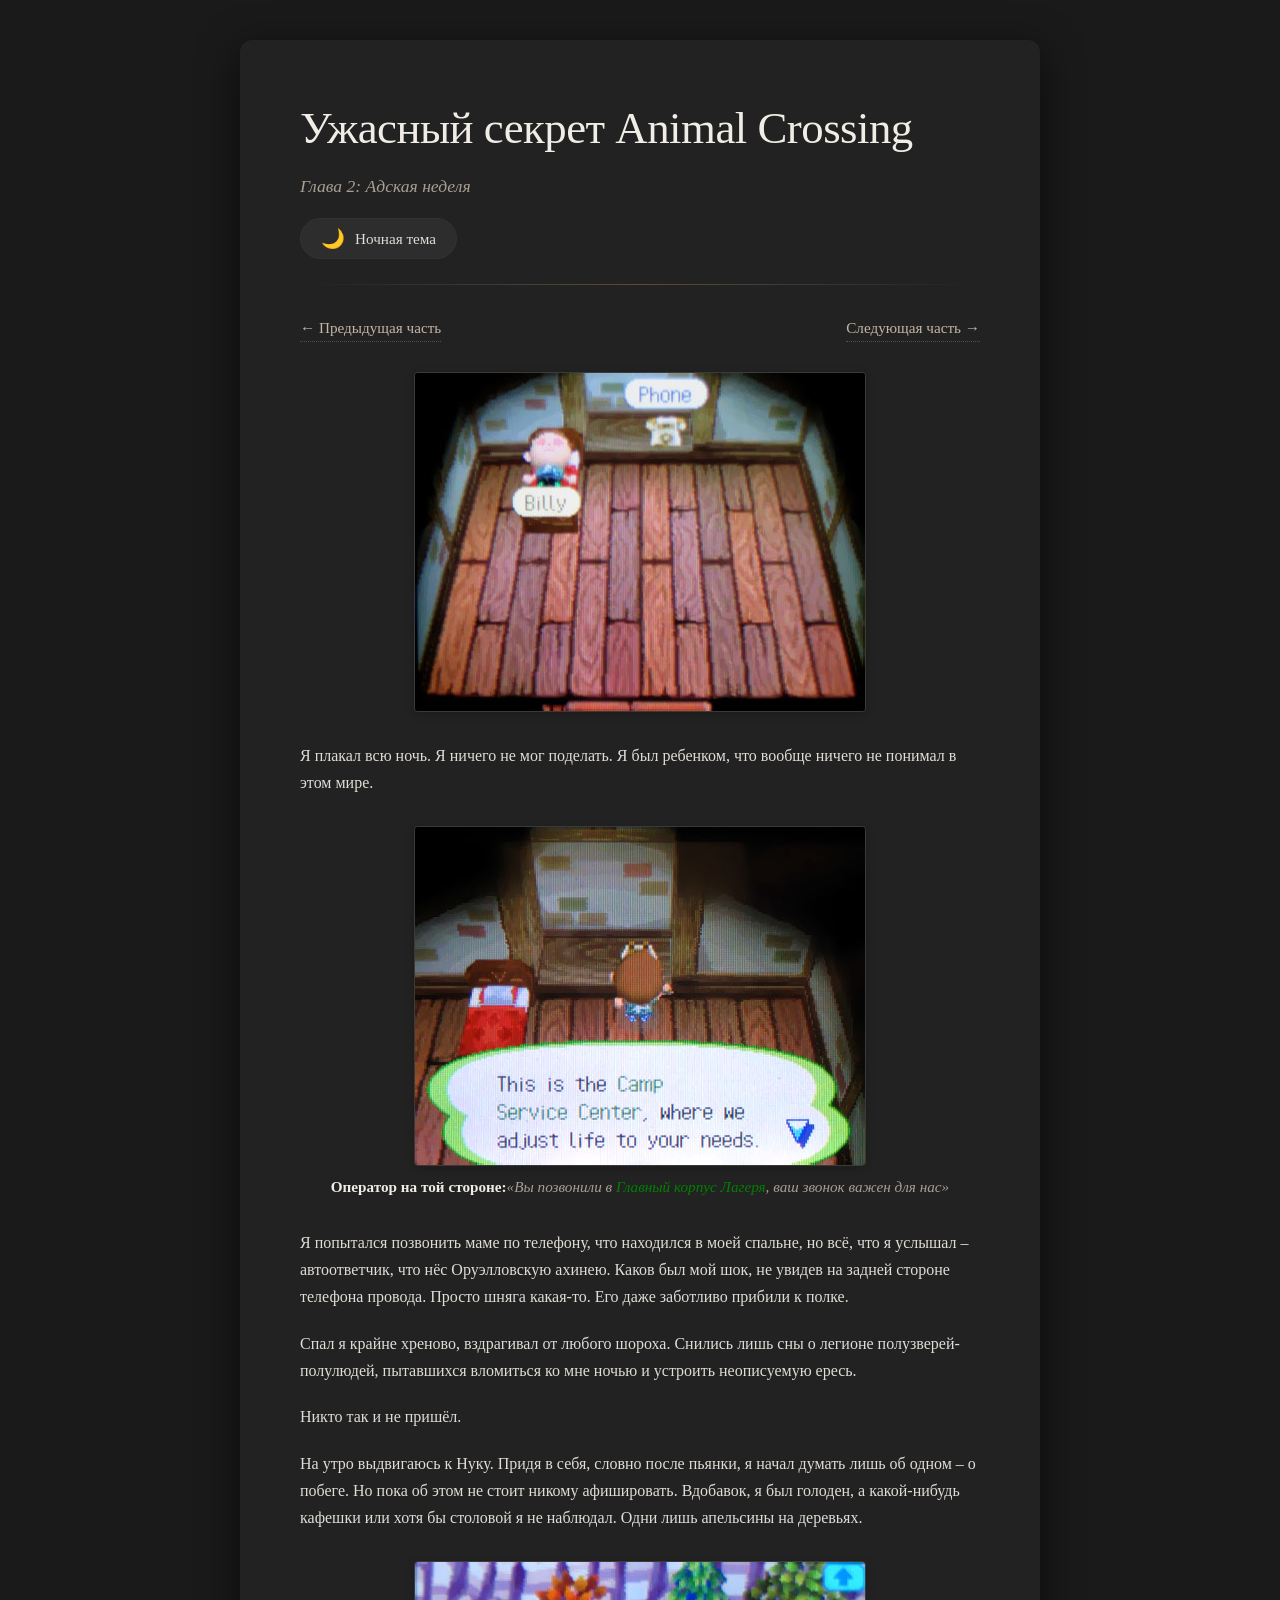
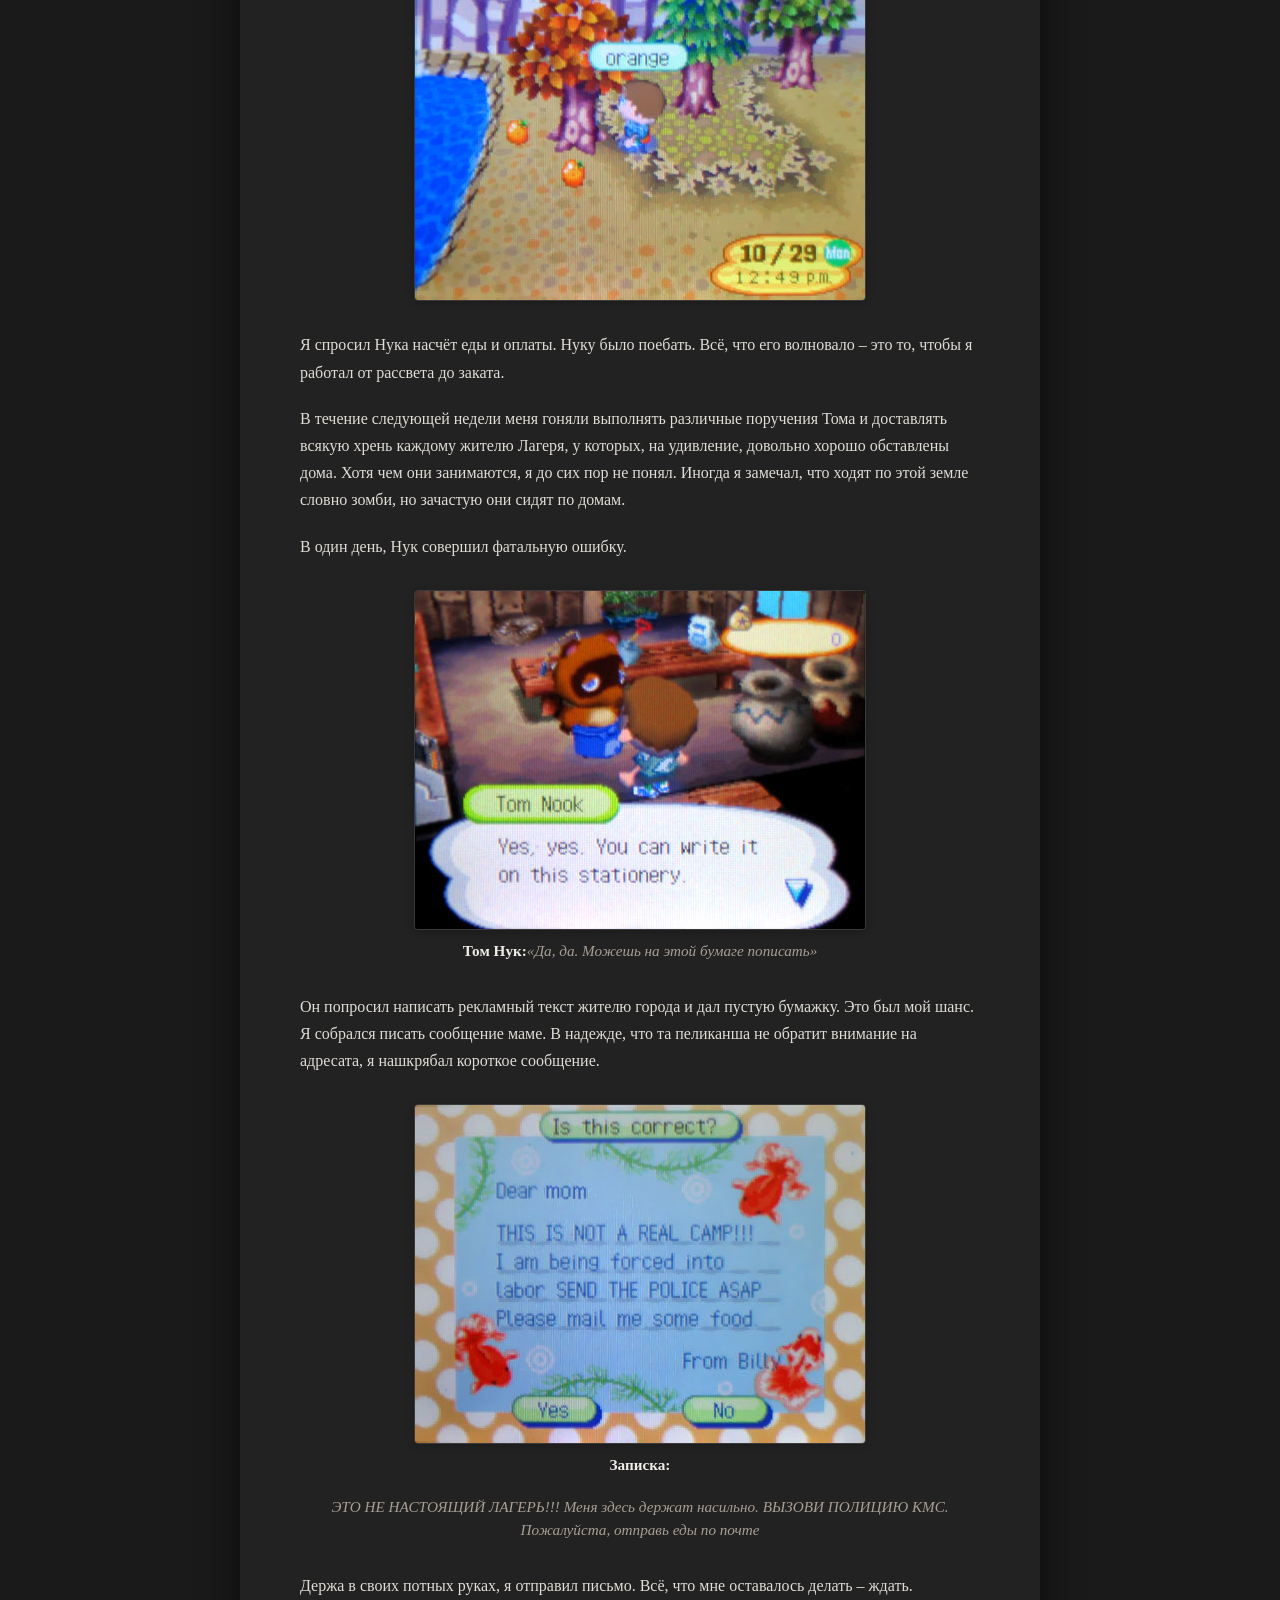
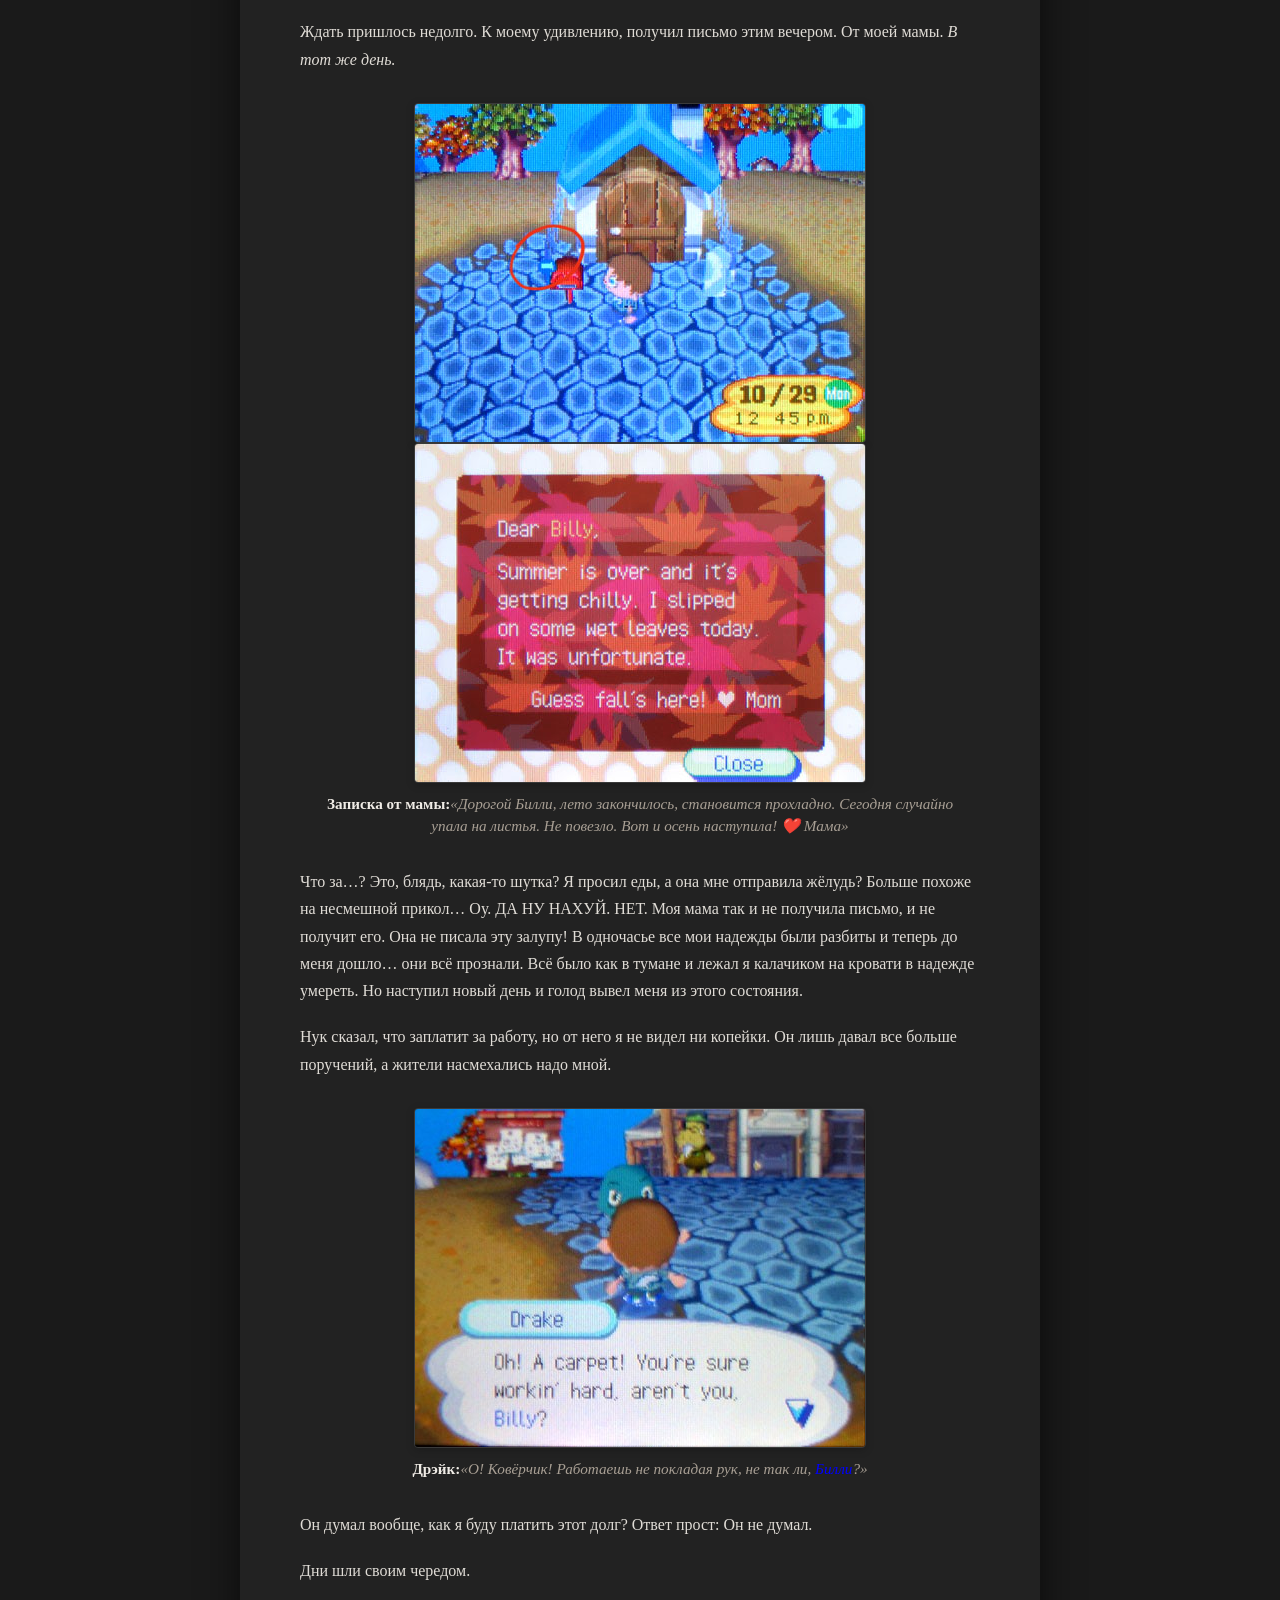
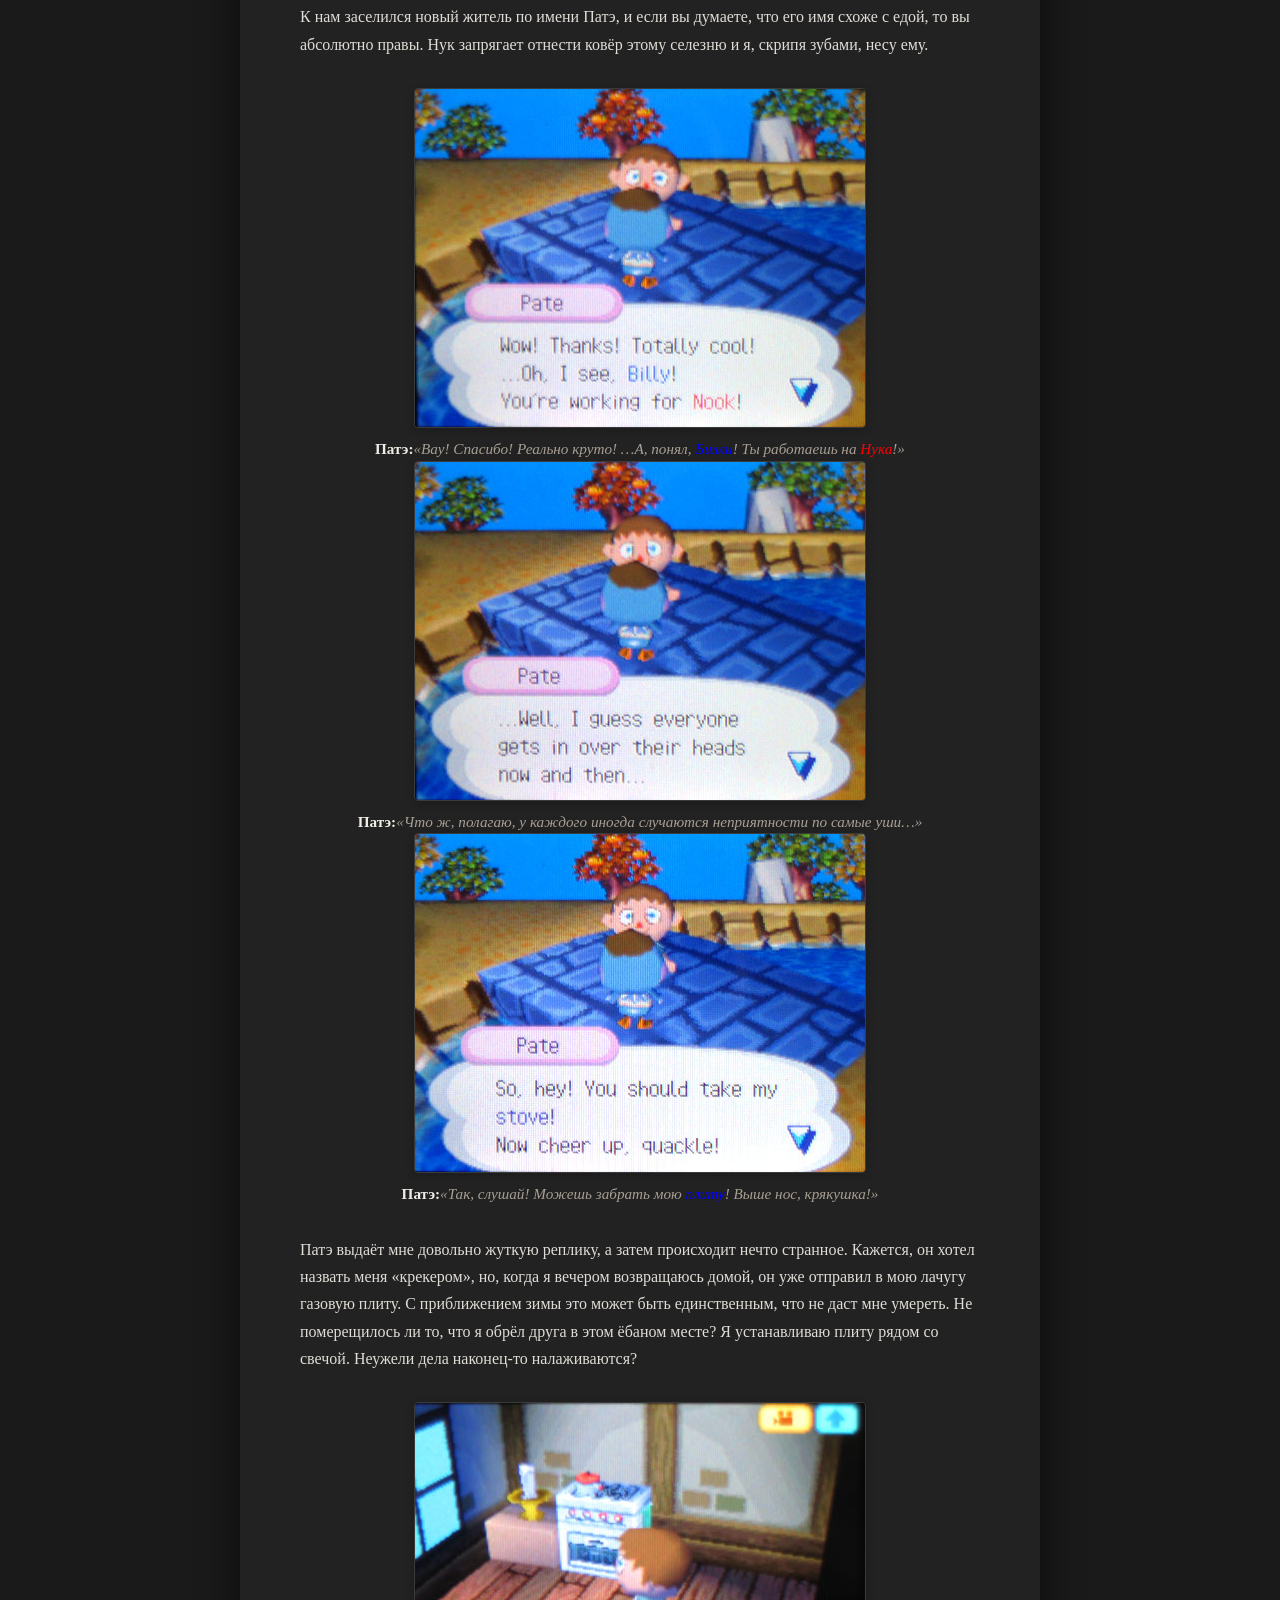
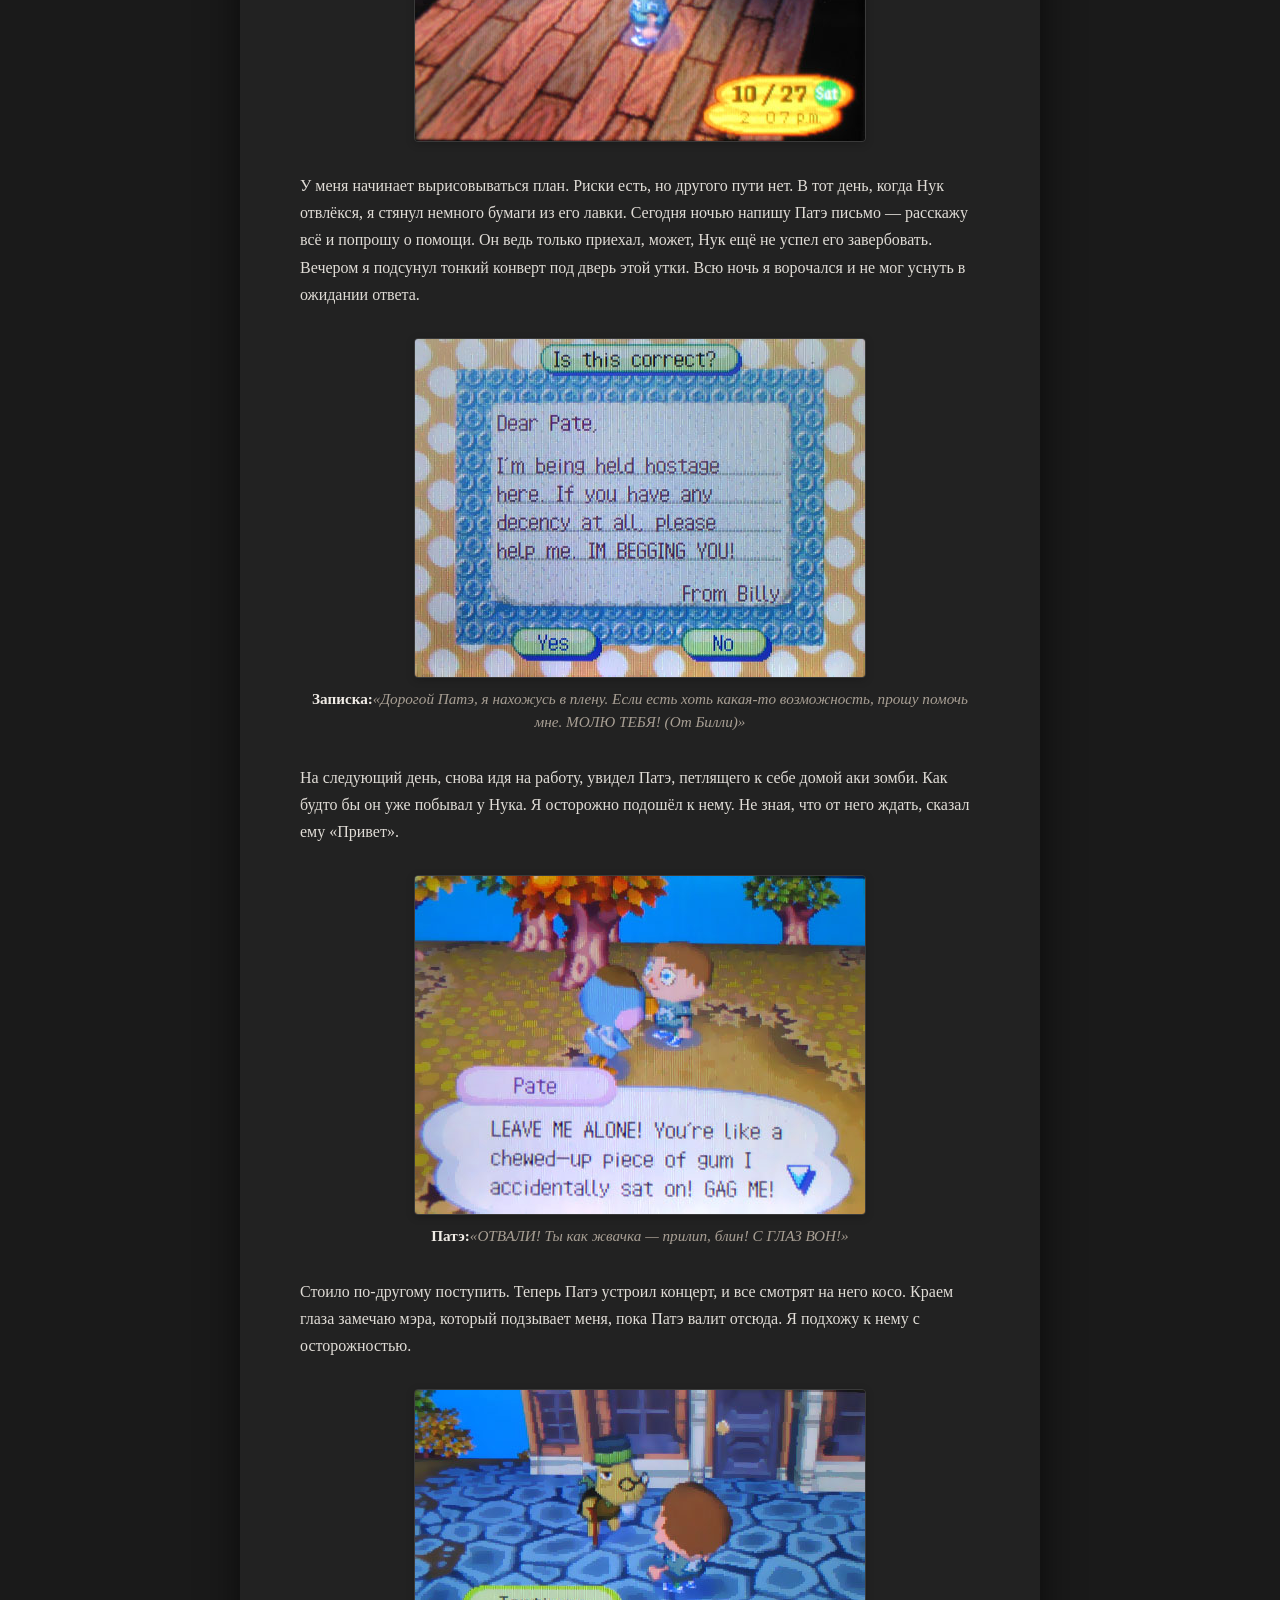
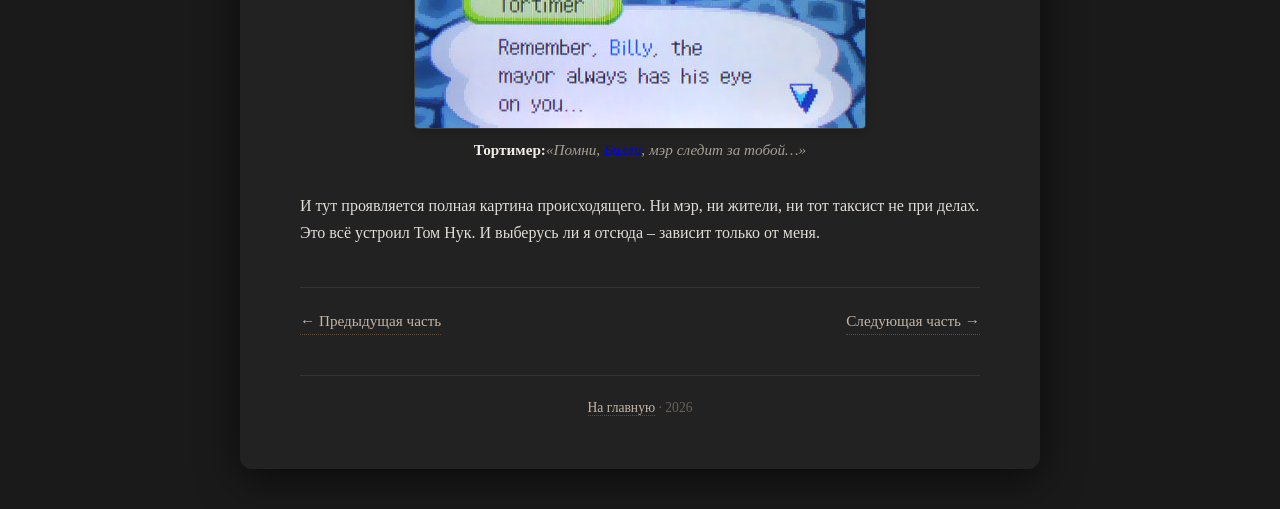
<file: part-2/index.html>
<!DOCTYPE html>
<html lang="ru">
<head>
    <meta charset="UTF-8" />
    <meta name="viewport" content="width=device-width, initial-scale=1.0" />
    <title>Глава 2</title>
    <link rel="stylesheet" href="../style.css" />
</head>
<body>
    <div class="wrapper">
        <header>
            <h1><a href="../index.html" style="color:inherit;text-decoration:none;">Ужасный секрет Animal Crossing</a></h1>
            <p class="subtitle">Глава 2: Адская неделя</p>

            <!-- Кнопка переключения темы -->
            <div class="theme-toggle">
                <button id="theme-toggle-btn" aria-label="Переключить тему">
                    <span class="icon" id="theme-icon">🌙</span>
                    <span id="theme-label">Ночная тема</span>
                </button>
            </div>

            <div class="divider"></div>
        </header>

        <main>
            <nav class="chapter-nav">
                <a href="../part-1/index.html">← Предыдущая часть</span>
                <a href="../part-3/index.html">Следующая часть →</a>
            </nav>

            <div class="content">
                <figure>
                    <img src="../part-2/images/1.BillySleep.jpg"/>
                </figure>
                <p>Я плакал всю ночь. Я ничего не мог поделать. Я был ребенком, что вообще ничего не понимал в этом мире.</p>
                <figure>
                    <img src="../part-2/images/2.CallingForMom(fail).jpg"/>
                    <figcaption>
                        <strong>Оператор на той стороне:</strong>«Вы позвонили в <span style="color: green;">Главный корпус Лагеря</span>, ваш звонок важен для нас»
                    </figcaption>
                </figure>
                <p>Я попытался позвонить маме по телефону, что находился в моей спальне, но всё, что я услышал – автоответчик, что нёс Оруэлловскую ахинею. Каков был мой шок, не увидев на задней стороне телефона провода. 
                    Просто шняга какая-то. Его даже заботливо прибили к полке.</p>
                <p>Спал я крайне хреново, вздрагивал от любого шороха. Снились лишь сны о легионе полузверей- полулюдей, пытавшихся вломиться ко мне ночью и устроить неописуемую ересь.</p>
                <p>Никто так и не пришёл.</p>
                <p>На утро выдвигаюсь к Нуку. Придя в себя, словно после пьянки, я начал думать лишь об одном – о побеге. Но пока об этом не стоит никому афишировать. Вдобавок, я был голоден, а какой-нибудь кафешки или хотя бы столовой я не наблюдал. Одни лишь апельсины на деревьях.</p>
                <figure>
                    <img src="../part-2/images/3.Orange.jpg"/>
                </figure>
                <p>Я спросил Нука насчёт еды и оплаты. Нуку было поебать. Всё, что его волновало – это то, чтобы я работал от рассвета до заката.</p>
                <p>В течение следующей недели меня гоняли выполнять различные поручения Тома и доставлять всякую хрень каждому жителю Лагеря, у которых, на удивление, довольно хорошо обставлены дома. Хотя чем они занимаются, я до сих пор не понял. Иногда я замечал, что ходят по этой земле словно зомби, но зачастую они сидят по домам.</p>
                <p>В один день, Нук совершил фатальную ошибку.</p>
                <figure>
                    <img src="../part-2/images/4.NookSpeak.jpg"/>
                    <figcaption>
                        <strong>Том Нук:</strong>«Да, да. Можешь на этой бумаге пописать»
                    </figcaption>
                </figure>
                <p>Он попросил написать рекламный текст жителю города и дал пустую бумажку. Это был мой шанс. Я собрался писать сообщение маме. В надежде, что та пеликанша не обратит внимание на адресата, я нашкрябал короткое сообщение.</p>
                <figure>
                    <img src="../part-2/images/5.LetterForHelp.jpg"/>
                    <figcaption>
                        <strong>Записка:</strong>
                        <p>ЭТО НЕ НАСТОЯЩИЙ ЛАГЕРЬ!!! Меня здесь держат насильно. ВЫЗОВИ ПОЛИЦИЮ КМС. Пожалуйста, отправь еды по почте</p>
                    </figcaption>
                </figure>
                <p>Держа в своих потных руках, я отправил письмо. Всё, что мне оставалось делать – ждать.</p>
                <p>Ждать пришлось недолго. К моему удивлению, получил письмо этим вечером. От моей мамы. <em>В тот же день.</em></p>
                <figure>
                    <img src="../part-2/images/6.MailBox.jpg"/>
                    <img src="../part-2/images/7.LetterFromMom.jpg"/>
                    <figcaption>
                        <strong>Записка от мамы:</strong>«Дорогой Билли, лето закончилось, становится прохладно. Сегодня случайно упала на листья. Не повезло. Вот и осень наступила! ❤️ Мама»
                    </figcaption>
                </figure>
                <p>Что за…? Это, блядь, какая-то шутка? Я просил еды, а она мне отправила жёлудь? Больше похоже на несмешной прикол… Оу. ДА НУ НАХУЙ. НЕТ. Моя мама так и не получила письмо, и не получит его. Она не писала эту залупу! В одночасье все мои надежды были разбиты и теперь до меня дошло… они всё прознали. Всё было как в тумане и лежал я калачиком на кровати в надежде умереть. Но наступил новый день и голод вывел меня из этого состояния.</p>
                <p>Нук сказал, что заплатит за работу, но от него я не видел ни копейки. Он лишь давал все больше поручений, а жители насмехались надо мной.</p>
                <figure>
                    <img src="../part-2/images/8.DrakeCarpet.jpg"/>
                    <figcaption>
                        <strong>Дрэйк:</strong>«О! Ковёрчик! Работаешь не покладая рук, не так ли, <span style="color: blue;">Билли</span>?»
                    </figcaption>
                </figure>
                <p>Он думал вообще, как я буду платить этот долг? Ответ прост: Он не думал.</p>
                <p>Дни шли своим чередом.</p>
                <p>К нам заселился новый житель по имени Патэ, и если вы думаете, что его имя схоже с едой, то вы абсолютно правы. Нук запрягает отнести ковёр этому селезню и я, скрипя зубами, несу ему.</p>
                <figure>
                    <img src="../part-2/images/9.PateNormal.jpg"/>
                    <figcaption>
                        <strong>Патэ:</strong>«Вау! Спасибо! Реально круто! …А, понял, <span style="color: blue;">Билли</span>! Ты работаешь на <span style="color: red;">Нука</span>!»
                    </figcaption>
                    <img src="../part-2/images/10.PateNormal2.jpg"/>
                    <figcaption>
                        <strong>Патэ:</strong>«Что ж, полагаю, у каждого иногда случаются неприятности по самые уши…»
                    </figcaption>
                    <img src="../part-2/images/11.PateStove.jpg"/>
                    <figcaption>
                        <strong>Патэ:</strong>«Так, слушай! Можешь забрать мою <span style="color: blue;">плиту</span>! Выше нос, крякушка!»
                    </figcaption>
                </figure>
                <p>Патэ выдаёт мне довольно жуткую реплику, а затем происходит нечто странное. Кажется, он хотел назвать меня «крекером», но, когда я вечером возвращаюсь домой, он уже отправил в мою лачугу газовую плиту. С приближением зимы это может быть единственным, что не даст мне умереть. Не померещилось ли то, что я обрёл друга в этом ёбаном месте? Я устанавливаю плиту рядом со свечой. Неужели дела наконец-то налаживаются?</p>
                <figure>
                    <img src="../part-2/images/12.Stove.jpg"/>
                </figure>
                <p>У меня начинает вырисовываться план. Риски есть, но другого пути нет. В тот день, когда Нук отвлёкся, я стянул немного бумаги из его лавки. Сегодня ночью напишу Патэ письмо — расскажу всё и попрошу о помощи. Он ведь только приехал, может, Нук ещё не успел его завербовать. Вечером я подсунул тонкий конверт под дверь этой утки. Всю ночь я ворочался и не мог уснуть в ожидании ответа.</p>
                <figure>
                    <img src="../part-2/images/13.LetterForHelp.jpg"/>
                    <figcaption>
                        <strong>Записка:</strong>«Дорогой Патэ, я нахожусь в плену. Если есть хоть какая-то возможность, прошу помочь мне. МОЛЮ ТЕБЯ! (От Билли)»
                    </figcaption>
                </figure>
                <p>На следующий день, снова идя на работу, увидел Патэ, петлящего к себе домой аки зомби. Как будто бы он уже побывал у Нука. Я осторожно подошёл к нему. Не зная, что от него ждать, сказал ему «Привет».</p>
                <figure>
                    <img src="../part-2/images/14.PateAngry.jpg"/>
                    <figcaption>
                        <strong>Патэ:</strong>«ОТВАЛИ! Ты как жвачка — прилип, блин! С ГЛАЗ ВОН!»
                    </figcaption>
                </figure>
                <p>Стоило по-другому поступить. Теперь Патэ устроил концерт, и все смотрят на него косо. Краем глаза замечаю мэра, который подзывает меня, пока Патэ валит отсюда. Я подхожу к нему с осторожностью.</p>
                <figure>
                    <img src="../part-2/images/15.Tortimer.jpg"/>
                    <figcaption>
                        <strong>Тортимер:</strong>«Помни, <span style="color: blue;">Билли</span>, мэр следит за тобой…»
                    </figcaption>
                </figure>
                <p>И тут проявляется полная картина происходящего. Ни мэр, ни жители, ни тот таксист не при делах. Это всё устроил Том Нук. И выберусь ли я отсюда – зависит только от меня.</p>
            </div>

            <nav class="chapter-nav bottom">
                <a href="../part-1/index.html">← Предыдущая часть</span>
                <a href="../part-3/index.html">Следующая часть →</a>
            </nav>
        </main>

        <footer>
            <p><a href="../index.html">На главную</a> · 2026</p>
        </footer>
    </div>

    <script src="../theme.js"></script>
</body>
</html>
</file>
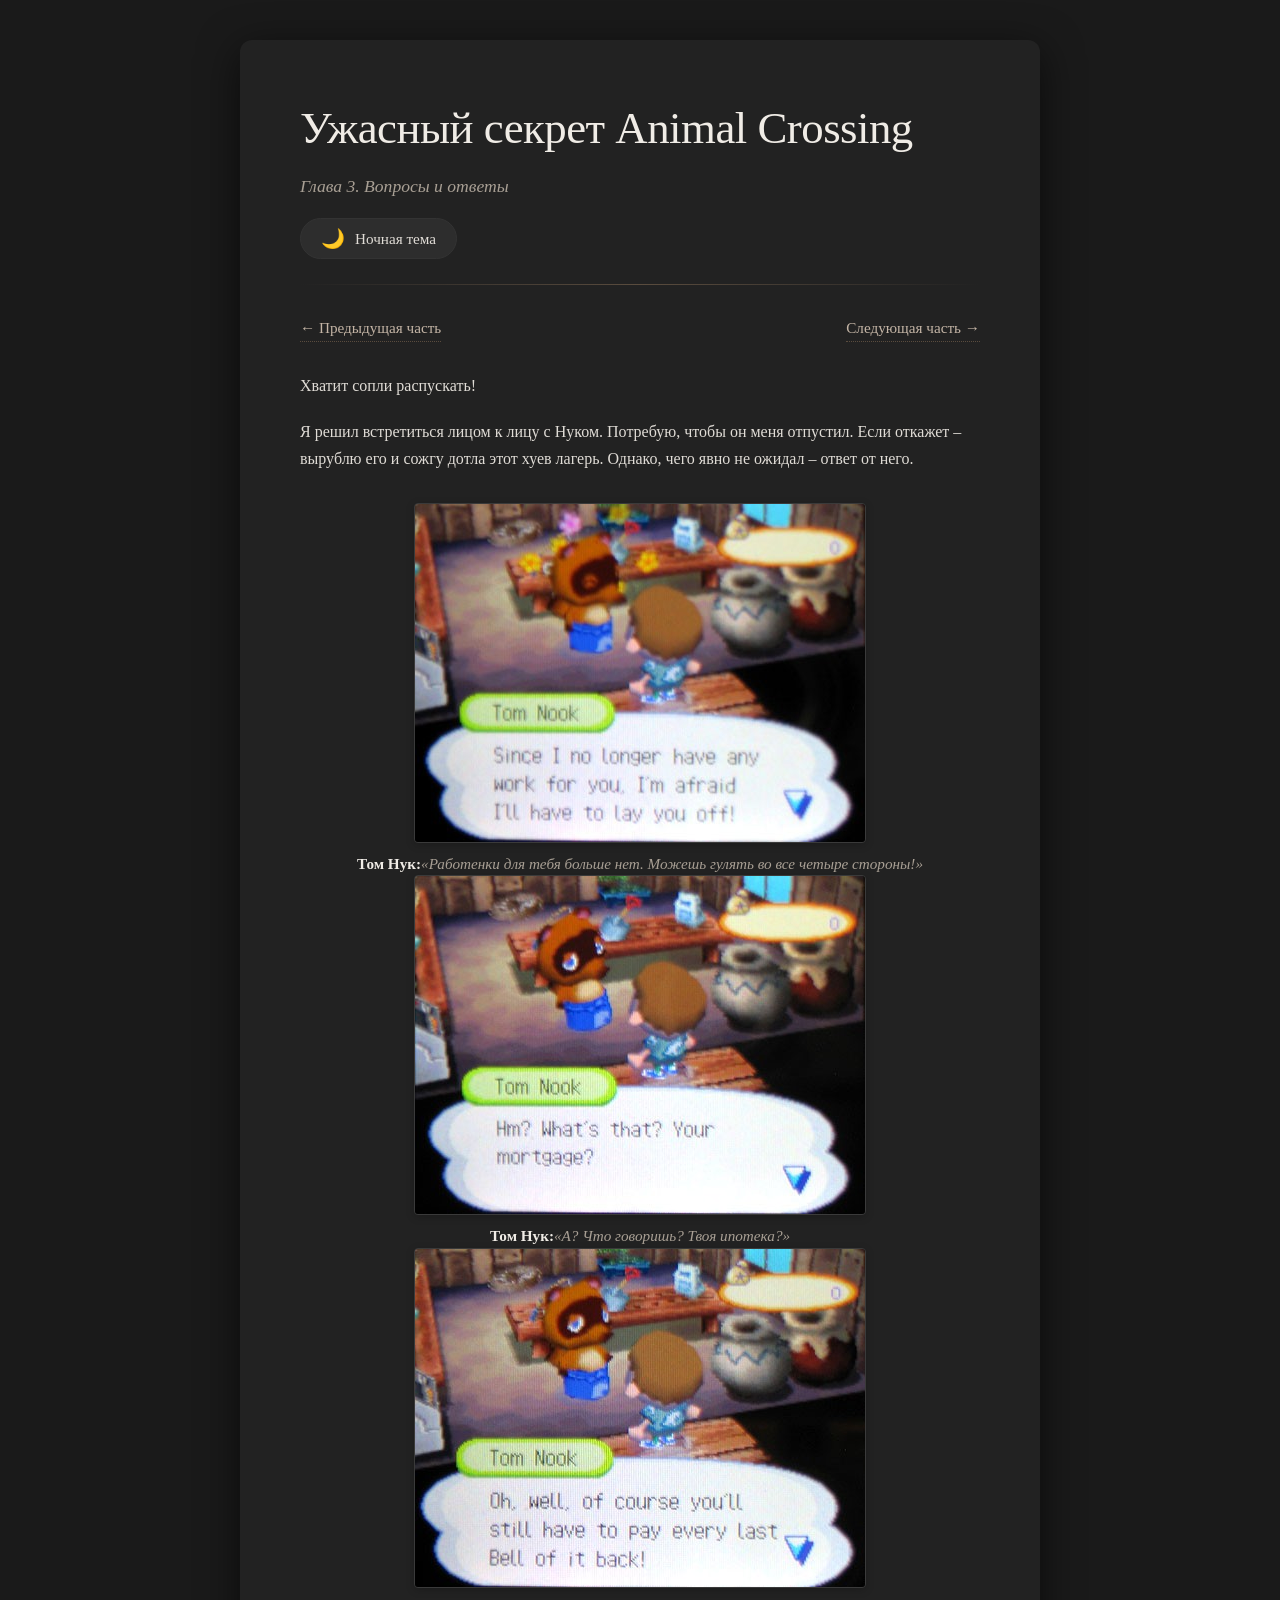
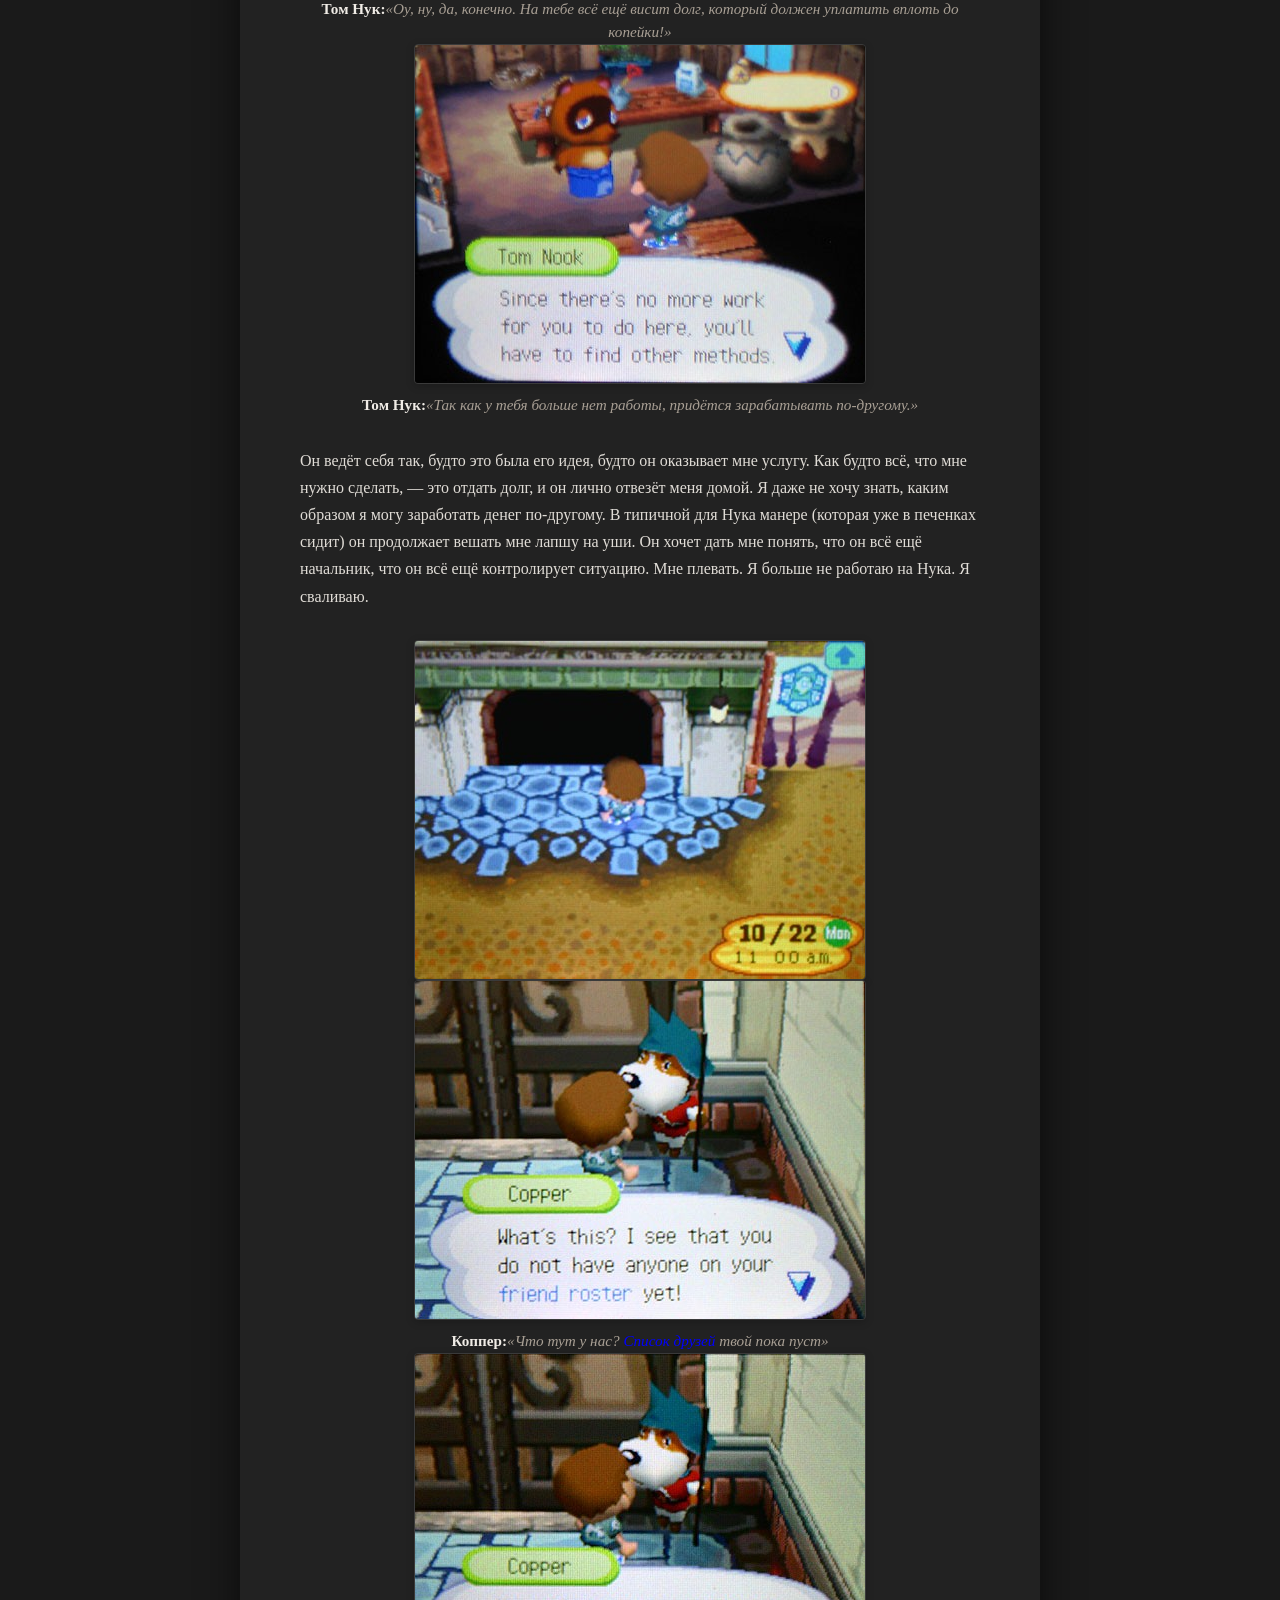
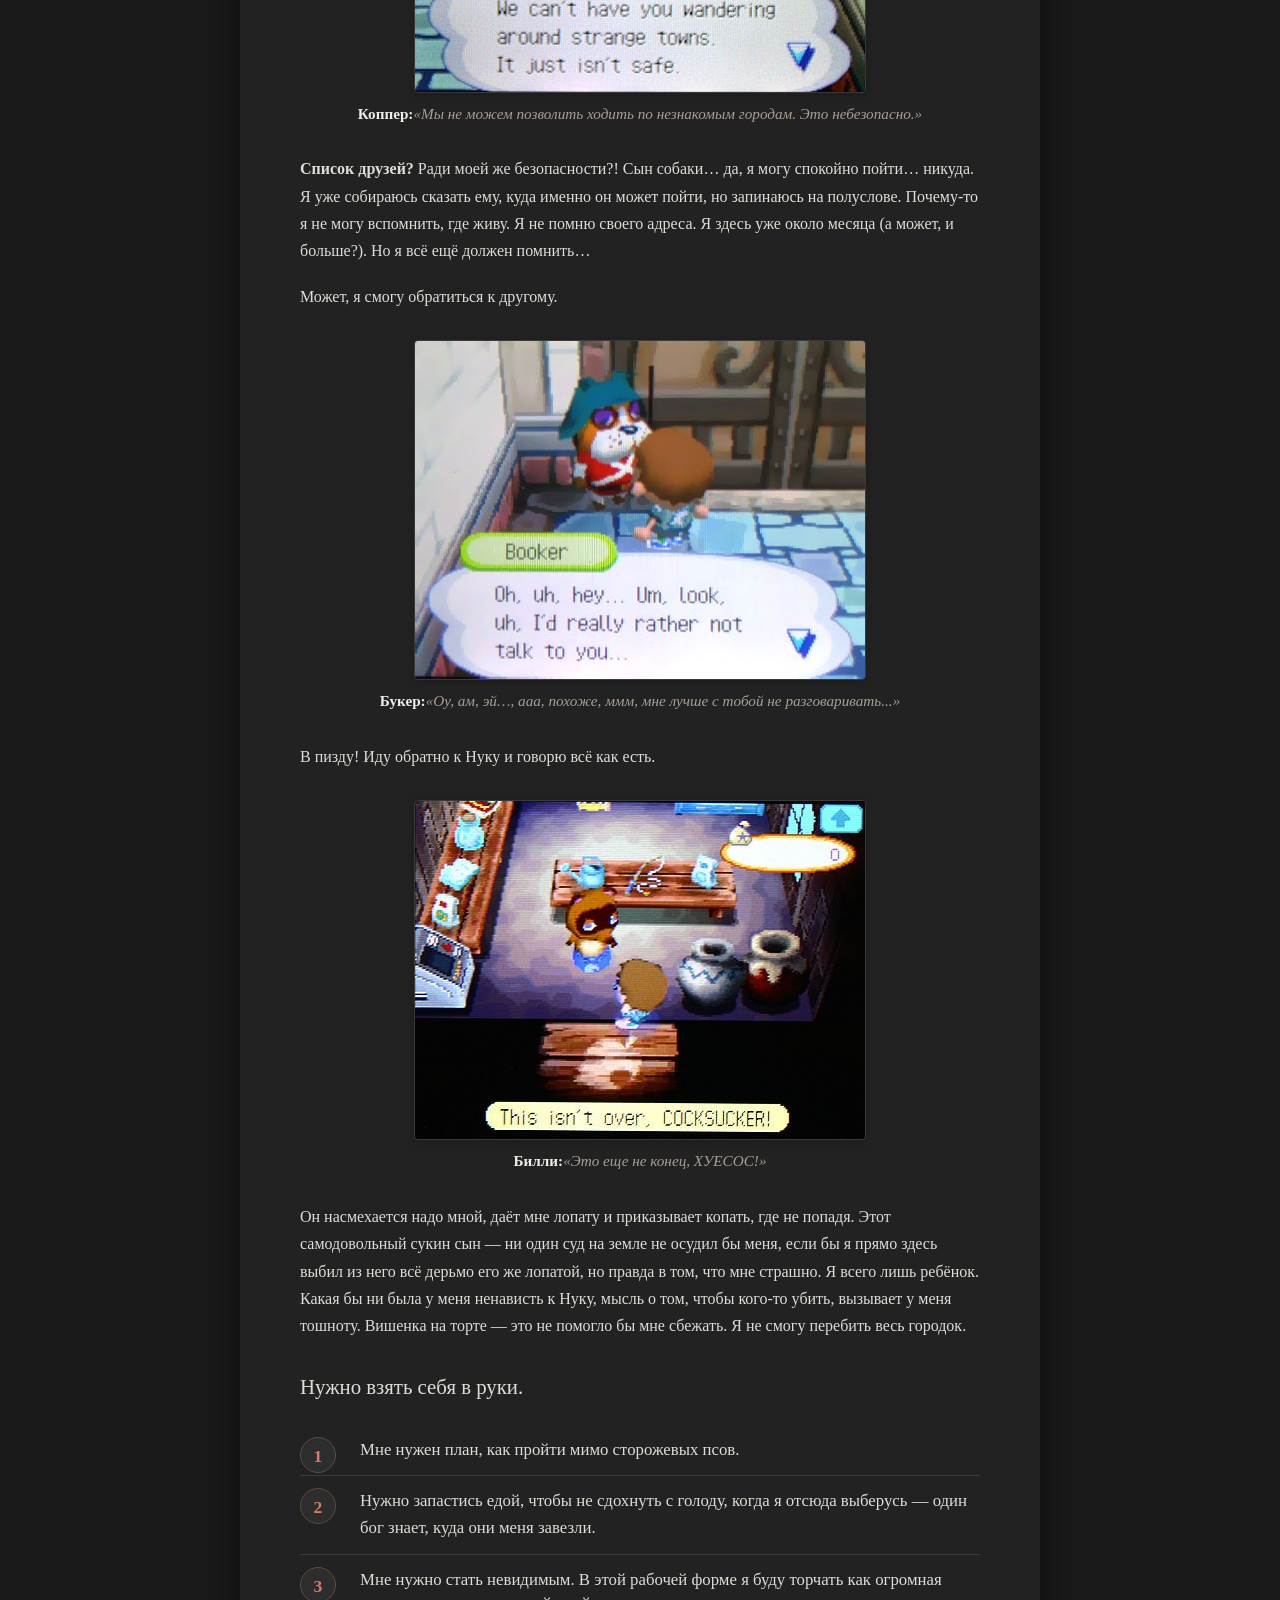
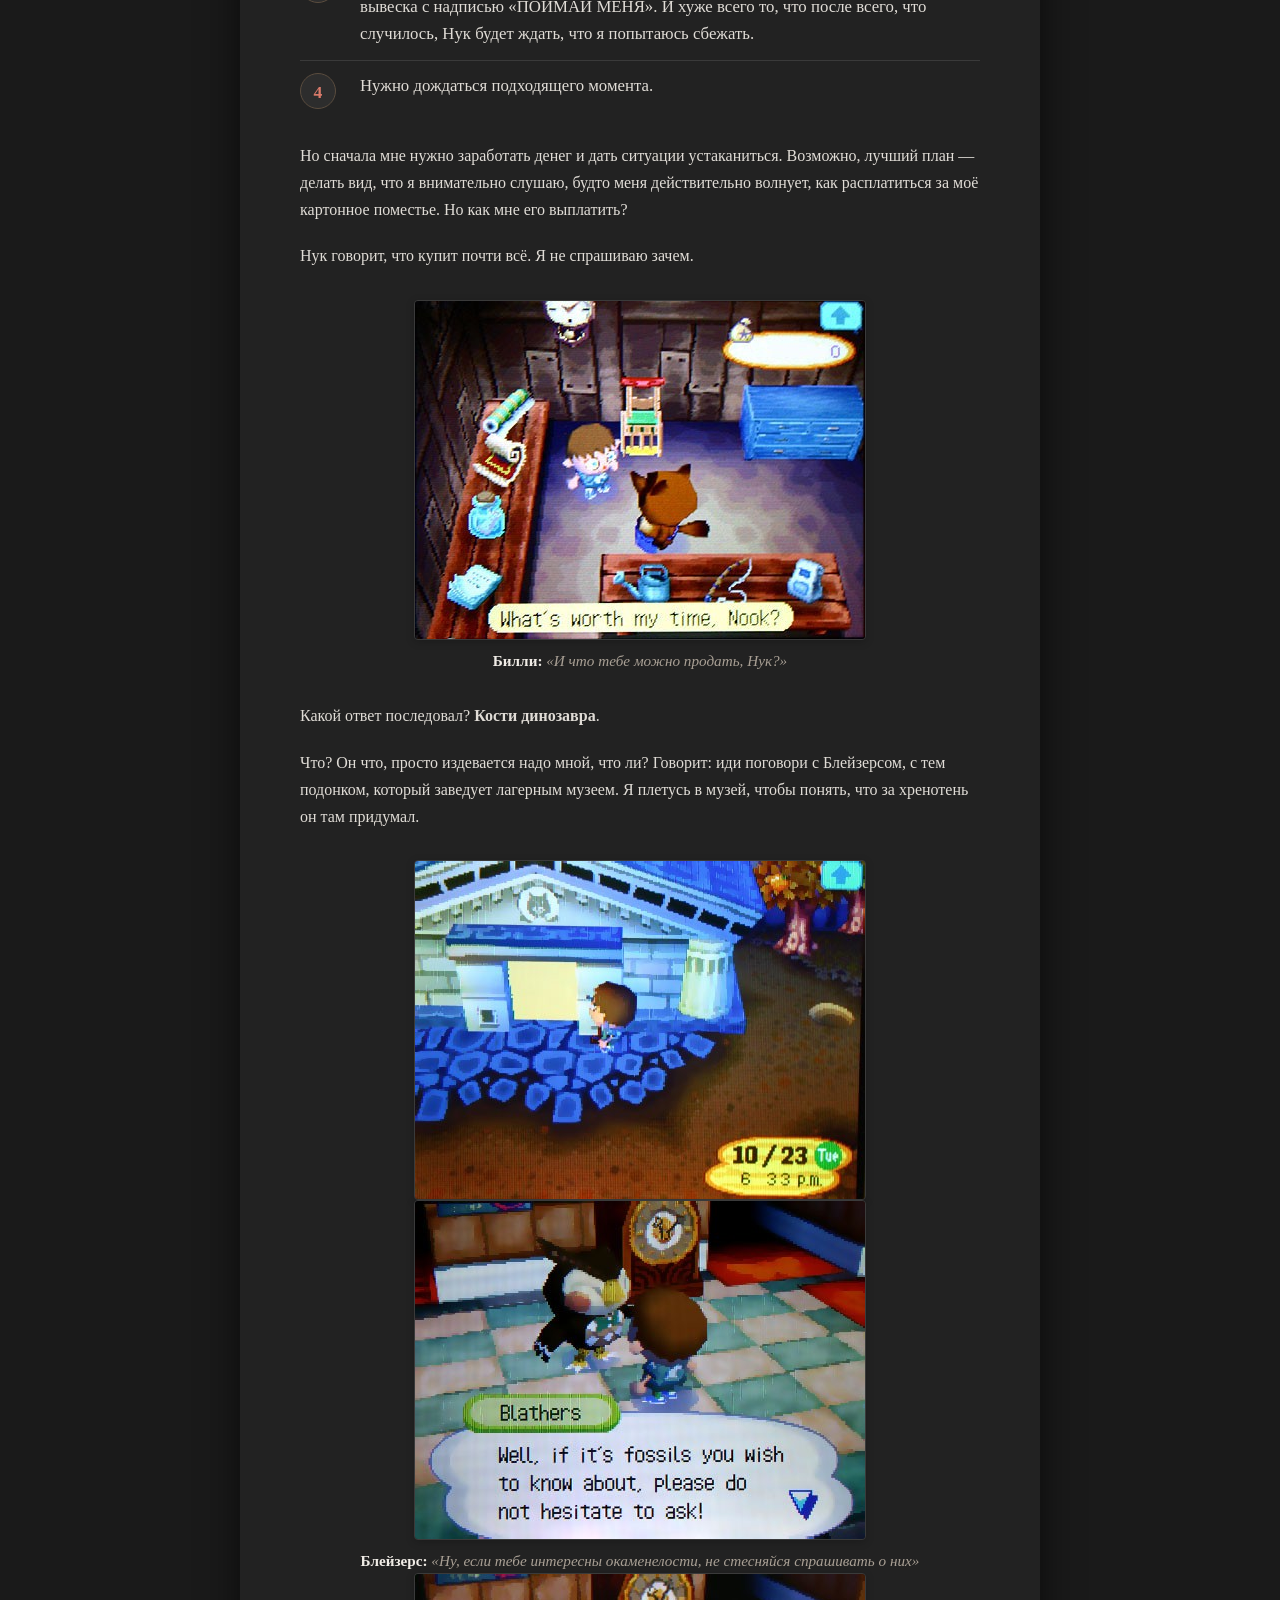
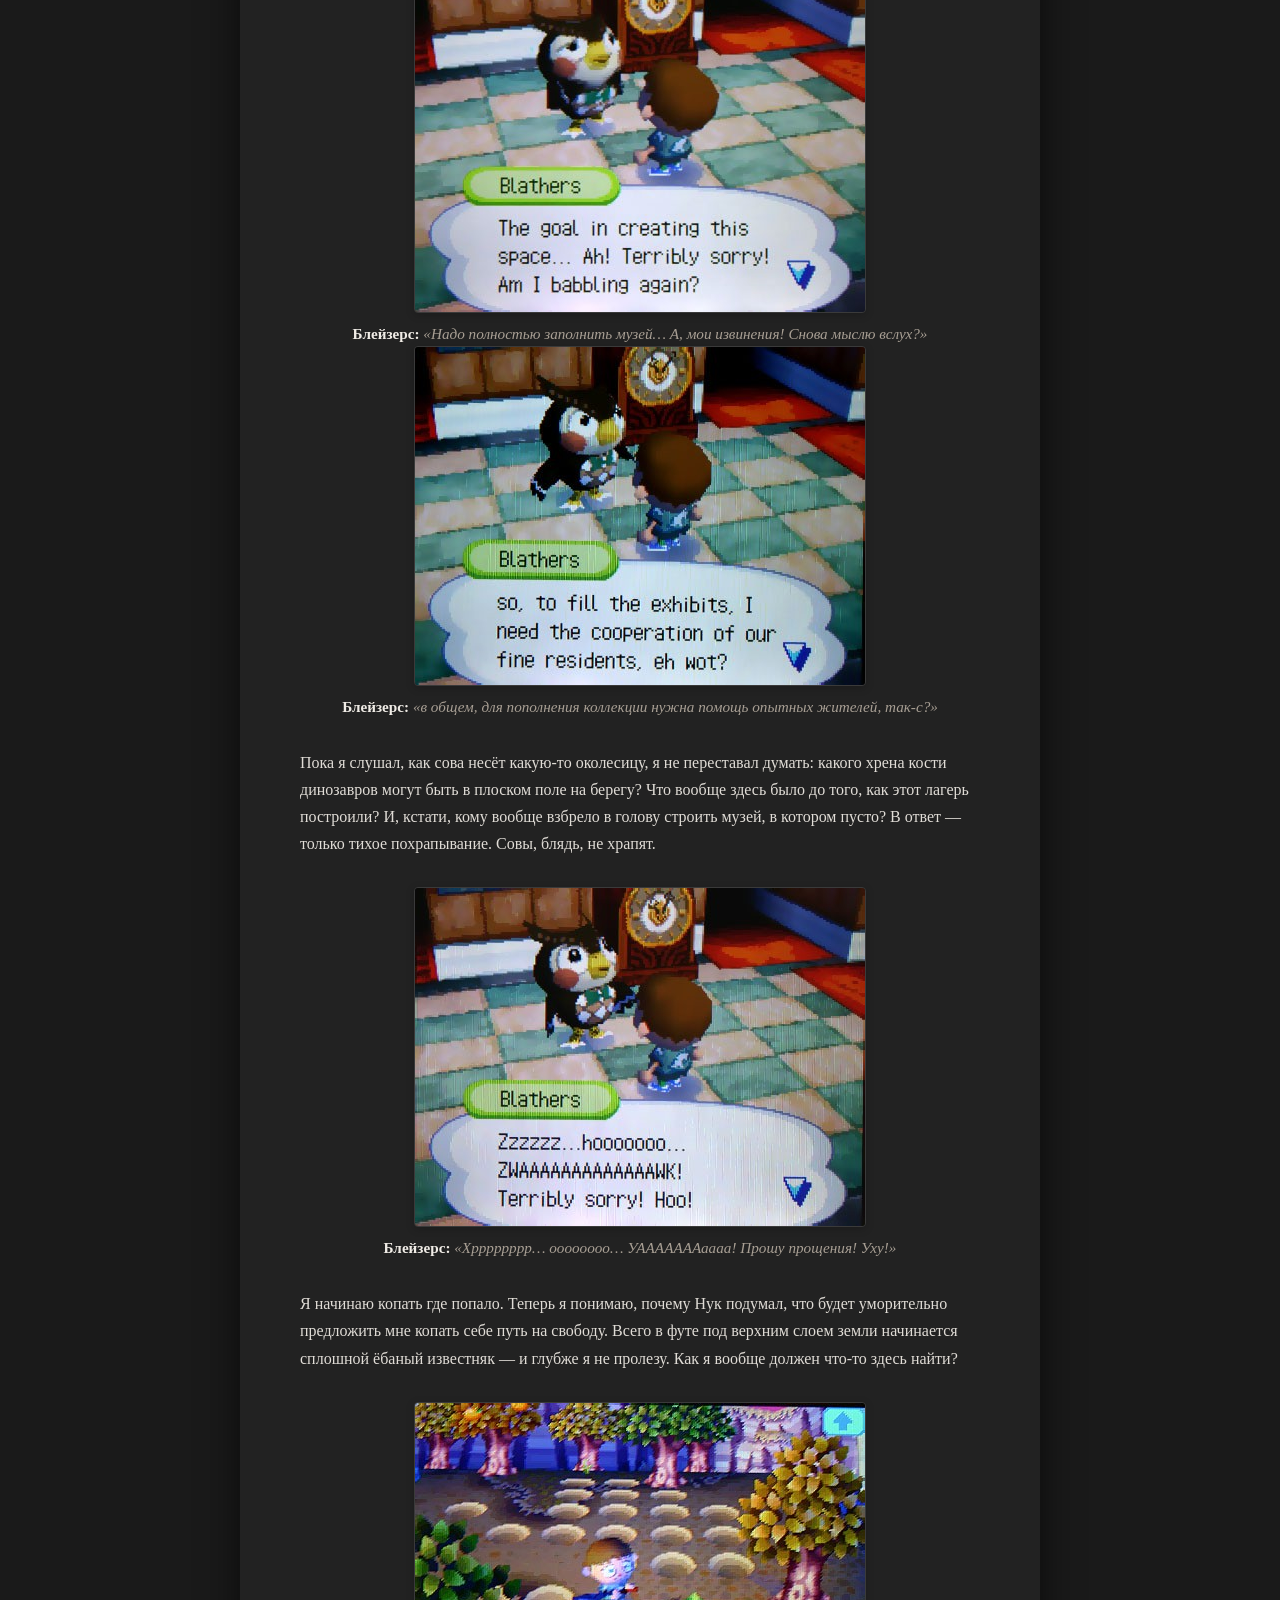
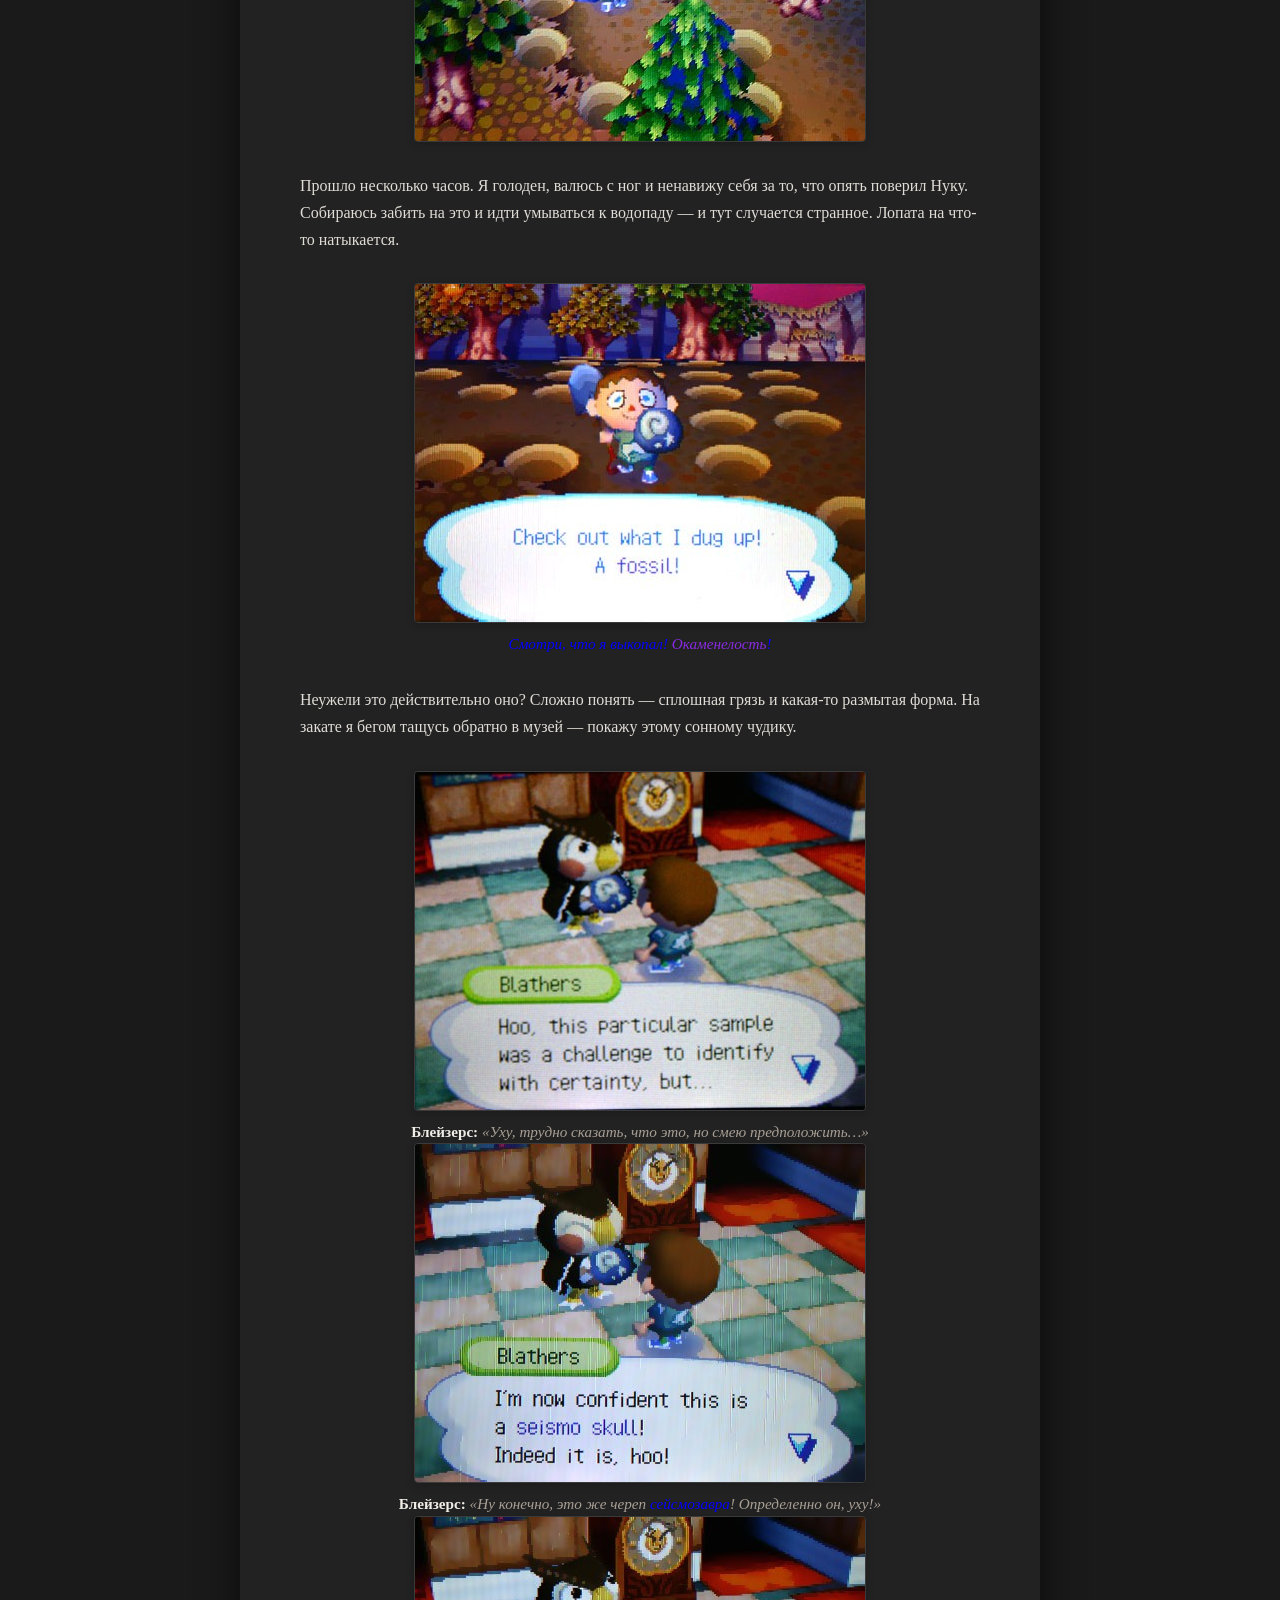
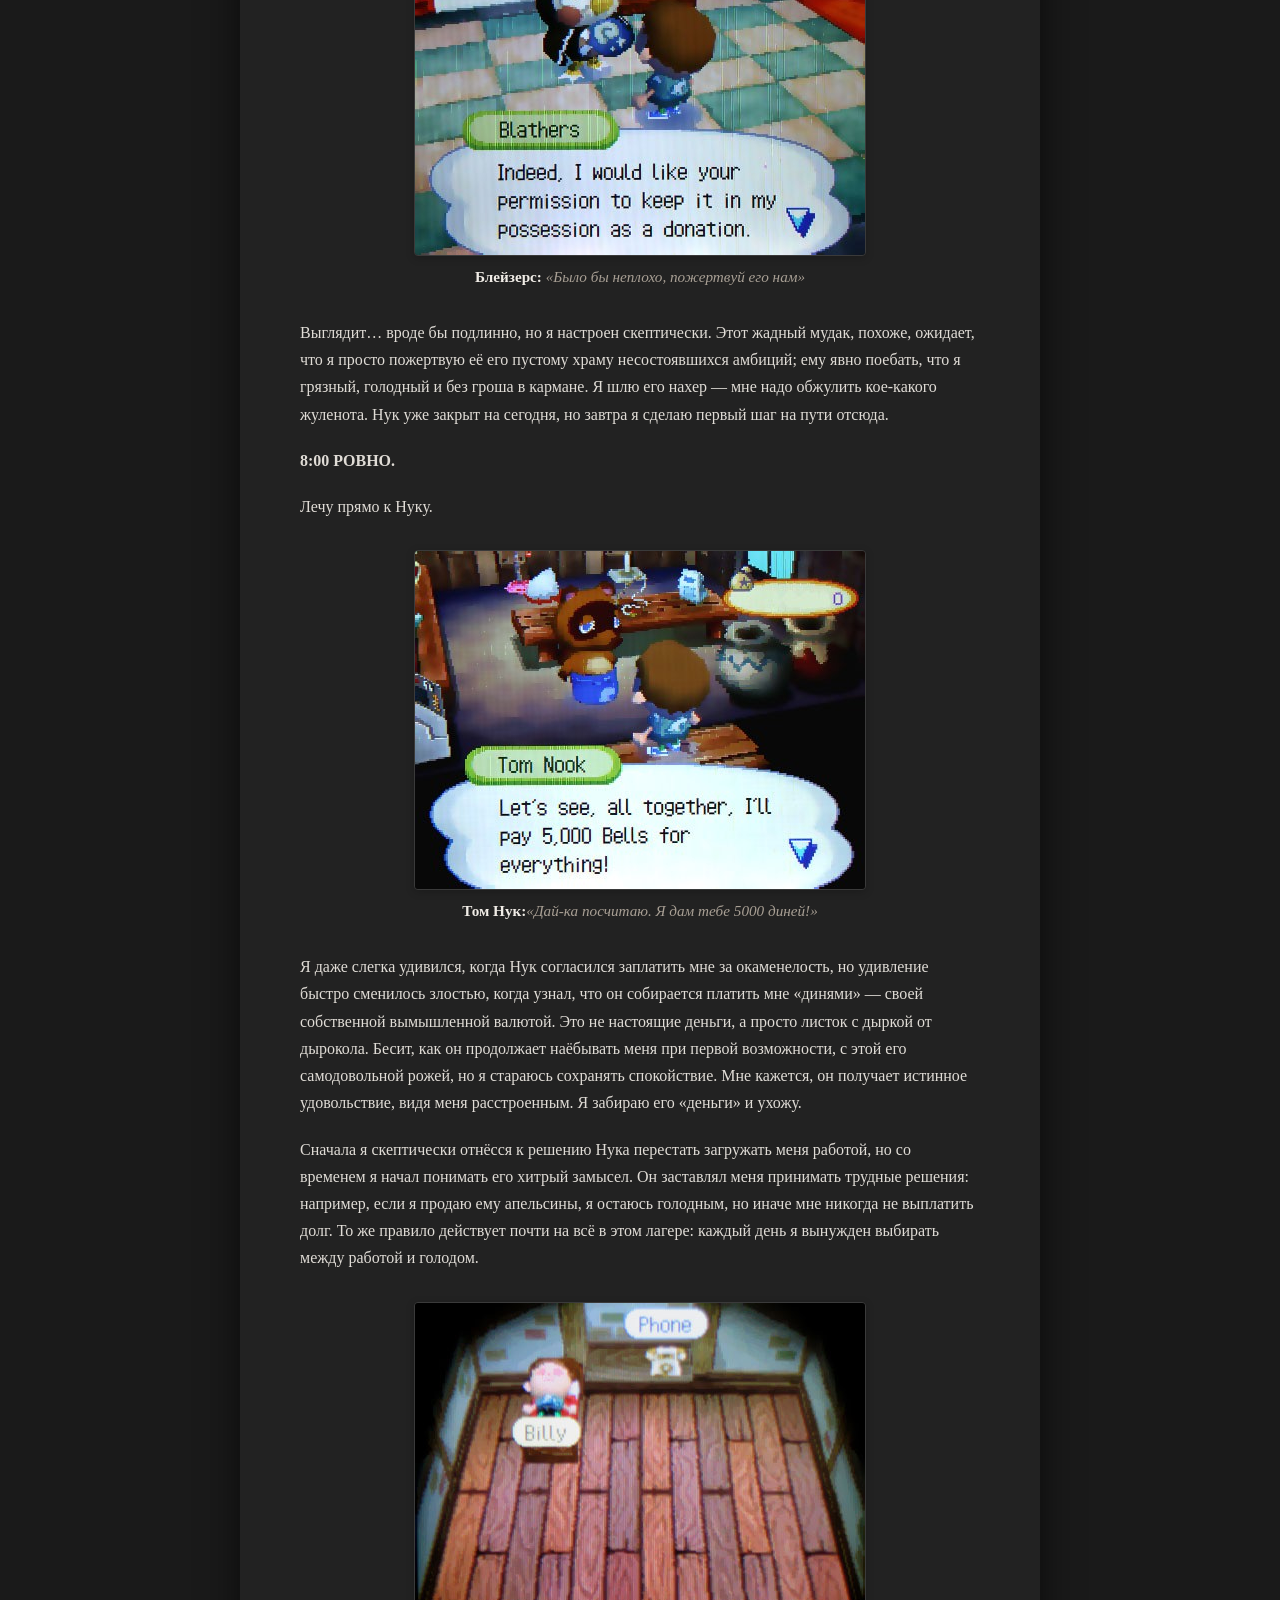
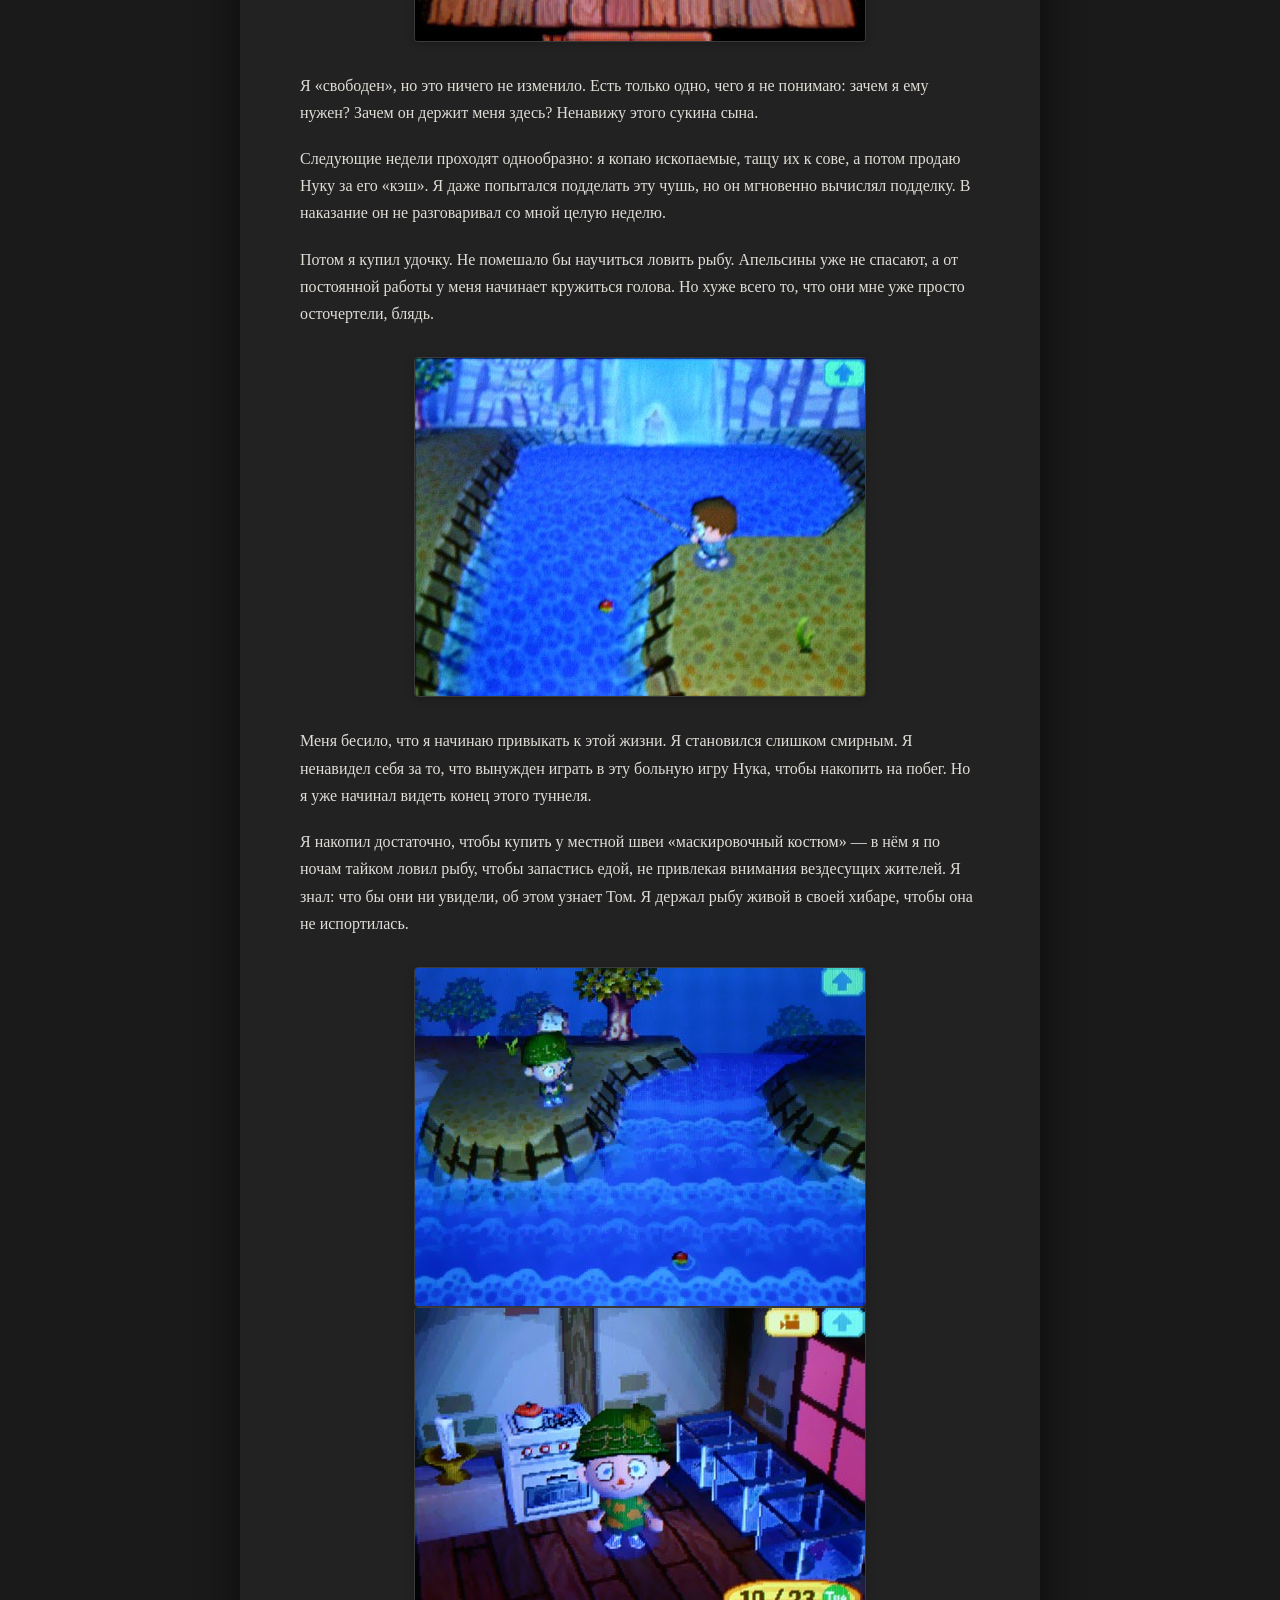
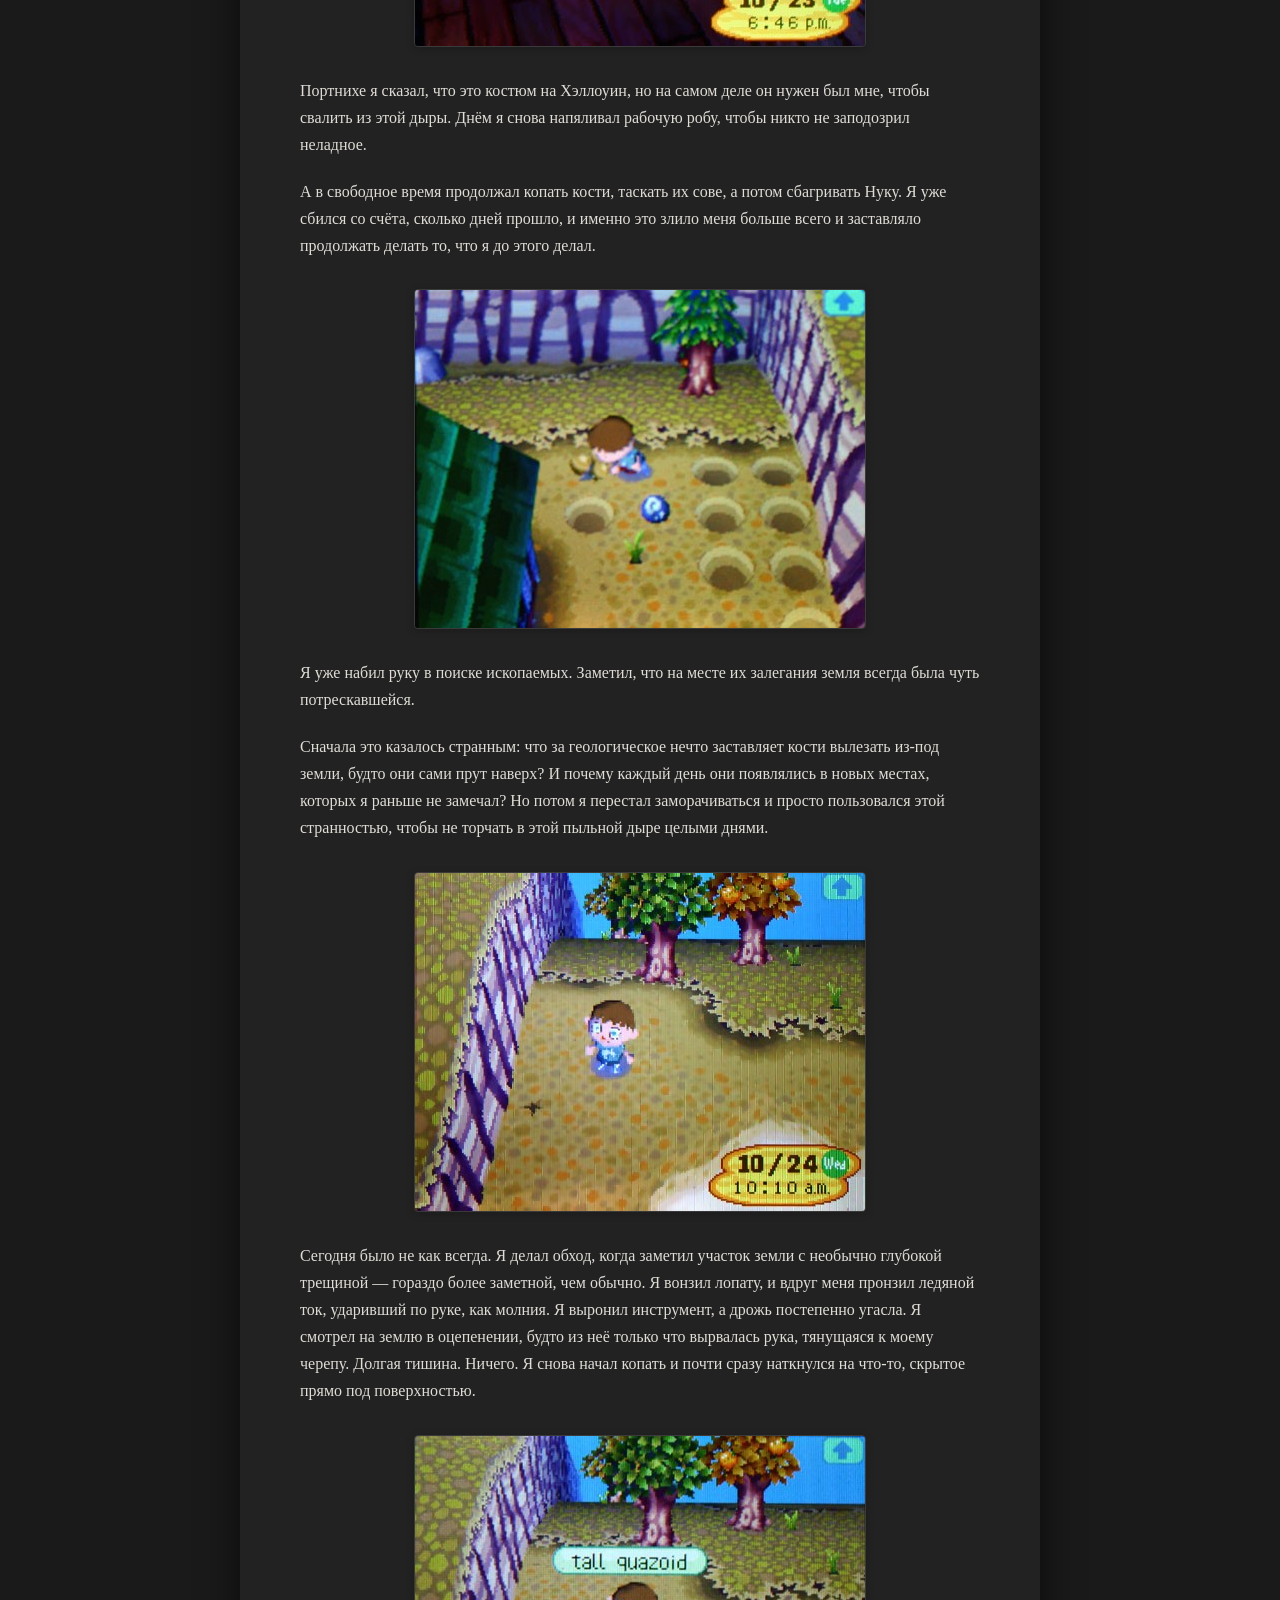
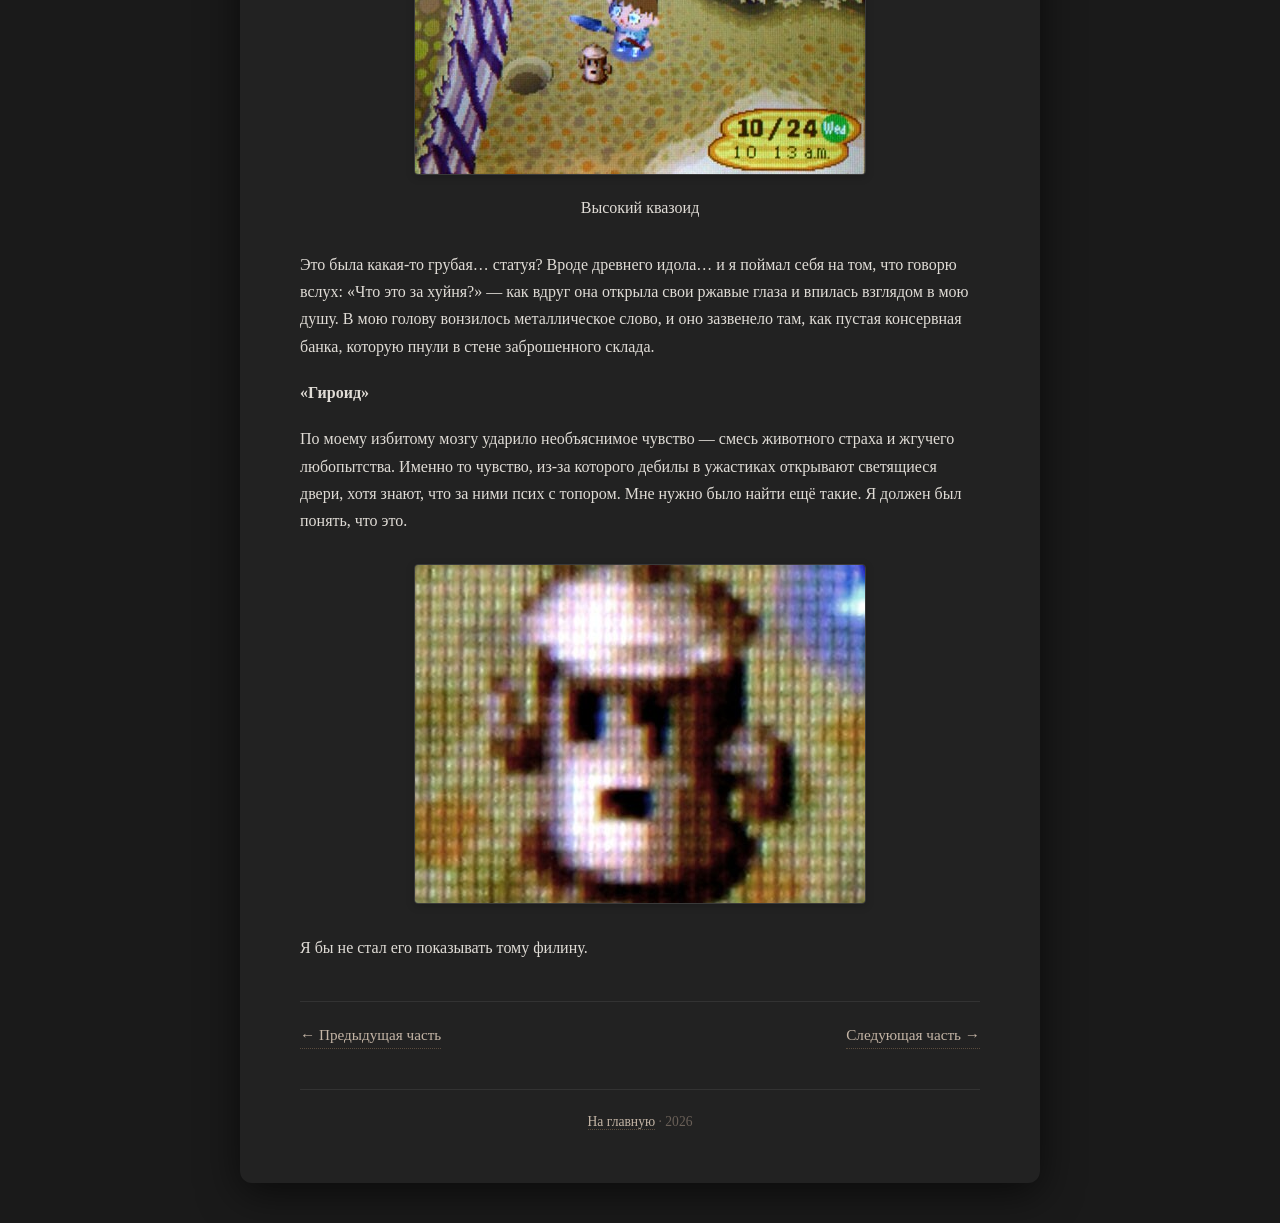
<file: part-3/index.html>
<!DOCTYPE html>
<html lang="ru">
<head>
    <meta charset="UTF-8" />
    <meta name="viewport" content="width=device-width, initial-scale=1.0" />
    <title>Глава 3</title>
    <link rel="stylesheet" href="../style.css" />
</head>
<body>
    <div class="wrapper">
        <header>
            <h1><a href="../index.html" style="color:inherit;text-decoration:none;">Ужасный секрет Animal Crossing</a></h1>
            <p class="subtitle">Глава 3. Вопросы и ответы</p>

            <!-- Кнопка переключения темы -->
            <div class="theme-toggle">
                <button id="theme-toggle-btn" aria-label="Переключить тему">
                    <span class="icon" id="theme-icon">🌙</span>
                    <span id="theme-label">Ночная тема</span>
                </button>
            </div>

            <div class="divider"></div>
        </header>

        <main>
            <nav class="chapter-nav">
                <a href="../part-2/index.html">← Предыдущая часть</a>
                <a href="../part-4/index.html">Следующая часть →</a>
            </nav>

            <div class="content">
                <p>Хватит сопли распускать!</p>
                <p>Я решил встретиться лицом к лицу с Нуком. Потребую, чтобы он меня отпустил. Если откажет – вырублю его и сожгу дотла этот хуев лагерь. Однако, чего явно не ожидал – ответ от него.</p>
                <figure>
                    <img src="../part-3/images/1.NoWorkForYou.jpg"/>
                    <figcaption>
                        <strong>Том Нук:</strong>«Работенки для тебя больше нет. Можешь гулять во все четыре стороны!»
                    </figcaption>
                    <img src="../part-3/images/2.whataboutyourmortrage.jpg"/>
                    <figcaption>
                        <strong>Том Нук:</strong>«А? Что говоришь? Твоя ипотека?»
                    </figcaption>
                    <img src="../part-3/images/3.SoryanBratan.jpg"/>
                    <figcaption>
                        <strong>Том Нук:</strong>«Оу, ну, да, конечно. На тебе всё ещё висит долг, который должен уплатить вплоть до копейки!»
                    </figcaption>                    
                    <img src="../part-3/images/4.YouAreBomjEbanniy.jpg"/>
                    <figcaption>
                        <strong>Том Нук:</strong>«Так как у тебя больше нет работы, придётся зарабатывать по-другому.»
                    </figcaption>
                </figure>
                <p>Он ведёт себя так, будто это была его идея, будто он оказывает мне услугу. Как будто всё, что мне нужно сделать, — это отдать долг, и он лично отвезёт меня домой. Я даже не хочу знать, каким образом я могу заработать денег по-другому. В типичной для Нука манере (которая уже в печенках сидит) он продолжает вешать мне лапшу на уши. Он хочет дать мне понять, что он всё ещё начальник, что он всё ещё контролирует ситуацию. Мне плевать. Я больше не работаю на Нука. Я сваливаю.</p>
                <figure>
                    <img src="../part-3/images/5.Gate.jpg"/>
                    <img src="../part-3/images/6.FriendList.jpg"/>
                    <figcaption>
                        <strong>Коппер:</strong>«Что тут у нас? <span style="color: blue;">Список друзей</span> твой пока пуст»
                    </figcaption>
                    <img src="../part-3/images/7.FuckFriendList.jpg">
                    <figcaption>
                        <strong>Коппер:</strong>«Мы не можем позволить ходить по незнакомым городам. Это небезопасно.»
                    </figcaption>
                </figure>
                <p><strong>Список друзей?</strong> Ради моей же безопасности?! Сын собаки… да, я могу спокойно пойти… никуда. Я уже собираюсь сказать ему, куда именно он может пойти, но запинаюсь на полуслове. Почему-то я не могу вспомнить, где живу. Я не помню своего адреса. Я здесь уже около месяца (а может, и больше?). Но я всё ещё должен помнить… </p>
                <p>Может, я смогу обратиться к другому.</p>
                <figure>
                    <img src="../part-3/images/8.CantTalkWithMe.jpg"/>
                    <figcaption>
                        <strong>Букер:</strong>«Оу, ам, эй…, ааа, похоже, ммм, мне лучше с тобой не разговаривать...»
                    </figcaption>
                </figure>
                <p>В пизду! Иду обратно к Нуку и говорю всё как есть.</p>
                <figure>
                    <img src="../part-3/images/9.HeReadyToRevenge.jpg"/>
                    <figcaption>
                        <strong>Билли:</strong>«Это еще не конец, ХУЕСОС!»
                    </figcaption>
                </figure>
                <p>Он насмехается надо мной, даёт мне лопату и приказывает копать, где не попадя. Этот самодовольный сукин сын — ни один суд на земле не осудил бы меня, если бы я прямо здесь выбил из него всё дерьмо его же лопатой, но правда в том, что мне страшно. Я всего лишь ребёнок. Какая бы ни была у меня ненависть к Нуку, мысль о том, чтобы кого-то убить, вызывает у меня тошноту. Вишенка на торте — это не помогло бы мне сбежать. Я не смогу перебить весь городок.</p>
                <h3 style="font-weight:400;font-size:1.3rem;margin:30px 0 10px;">Нужно взять себя в руки.</h3>

                <ol class="plan-list">
                    <li><span class="plan-num">1</span> Мне нужен план, как пройти мимо сторожевых псов.</li>
                    <li><span class="plan-num">2</span> Нужно запастись едой, чтобы не сдохнуть с голоду, когда я отсюда выберусь — один бог знает, куда они меня завезли.</li>
                    <li><span class="plan-num">3</span> Мне нужно стать невидимым. В этой рабочей форме я буду торчать как огромная вывеска с надписью «ПОЙМАЙ МЕНЯ». И хуже всего то, что после всего, что случилось, Нук будет ждать, что я попытаюсь сбежать.</li>
                    <li><span class="plan-num">4</span> Нужно дождаться подходящего момента.</li>
                </ol>

            <p>Но сначала мне нужно заработать денег и дать ситуации устаканиться. Возможно, лучший план — делать вид, что я внимательно слушаю, будто меня действительно волнует, как расплатиться за моё картонное поместье. Но как мне его выплатить?</p>

            <p>Нук говорит, что купит почти всё. Я не спрашиваю зачем.</p>
            <figure>
                <img src="../part-3/images/10.WhatWorth.jpg"/>
                <figcaption>
                    <strong>Билли:</strong> «И что тебе можно продать, Нук?»
                </figcaption>
            </figure>
            <p>Какой ответ последовал? <strong>Кости динозавра</strong>.</p>
            <p>Что? Он что, просто издевается надо мной, что ли? Говорит: иди поговори с Блейзерсом, с тем подонком, который заведует лагерным музеем. Я плетусь в музей, чтобы понять, что за хренотень он там придумал.</p>
            <figure>
                <img src="../part-3/images/11.Museum.jpg"/>
                <img src="../part-3/images/12.Blathers1.jpg"/>
                <figcaption>
                    <strong>Блейзерс:</strong> «Ну, если тебе интересны окаменелости, не стесняйся спрашивать о них»
                </figcaption>
                <img src="../part-3/images/13.Blathers2.jpg"/>
                <figcaption>
                    <strong>Блейзерс:</strong> «Надо полностью заполнить музей… А, мои извинения! Снова мыслю вслух?»
                </figcaption>
                <img src="../part-3/images/14.Blathers3.jpg"/>
                <figcaption>
                    <strong>Блейзерс:</strong> «в общем, для пополнения коллекции нужна помощь опытных жителей, так-с?»
                </figcaption>
            </figure>
            <p>Пока я слушал, как сова несёт какую-то околесицу, я не переставал думать: какого хрена кости динозавров могут быть в плоском поле на берегу? Что вообще здесь было до того, как этот лагерь построили? И, кстати, кому вообще взбрело в голову строить музей, в котором пусто? В ответ — только тихое похрапывание. Совы, блядь, не храпят.</p>
            <figure>
                <img src="../part-3/images/15.Blathers4.jpg"/>
                <figcaption>
                    <strong>Блейзерс:</strong> «Хрррррррр… оооооооо… УАААААААаааа! Прошу прощения! Уху!»
                </figcaption>
            </figure>
            <p>Я начинаю копать где попало. Теперь я понимаю, почему Нук подумал, что будет уморительно предложить мне копать себе путь на свободу. Всего в футе под верхним слоем земли начинается сплошной ёбаный известняк — и глубже я не пролезу. Как я вообще должен что-то здесь найти?</p>
            <figure>
                <img src="../part-3/images/16.FossilHoles.jpg"/>
            </figure>
            <p>Прошло несколько часов. Я голоден, валюсь с ног и ненавижу себя за то, что опять поверил Нуку. Собираюсь забить на это и идти умываться к водопаду — и тут случается странное. Лопата на что-то натыкается.</p>
            <figure>
                <img src="../part-3/images/17.FossilFound.jpg"/>
                <figcaption>
                    <span style="color: blue;">Смотри, что я выкопал!</span><span style="color: blueviolet;"> Окаменелость</span><span style="color: blue;">!</span>
                </figcaption>
            </figure>
            <p>Неужели это действительно оно? Сложно понять — сплошная грязь и какая-то размытая форма. На закате я бегом тащусь обратно в музей — покажу этому сонному чудику.</p>
            <figure>
                <img src="../part-3/images/18.BlathersFossil1.jpg"/>
                <figcaption>
                    <strong>Блейзерс:</strong> «Уху, трудно сказать, что это, но смею предположить…»
                </figcaption>
                <img src="../part-3/images/19.SeismoSkull.jpg"/>
                <figcaption>
                    <strong>Блейзерс:</strong> «Ну конечно, это же череп <span style="color: blue;">сейсмозавра</span>! Определенно он, уху!»
                </figcaption>
                <img src="../part-3/images/20.Donation.jpg"/>
                <figcaption>
                    <strong>Блейзерс:</strong> «Было бы неплохо, пожертвуй его нам»
                </figcaption>
            </figure>
            <p>Выглядит… вроде бы подлинно, но я настроен скептически. Этот жадный мудак, похоже, ожидает, что я просто пожертвую её его пустому храму несостоявшихся амбиций; ему явно поебать, что я грязный, голодный и без гроша в кармане. Я шлю его нахер — мне надо обжулить кое-какого жуленота. Нук уже закрыт на сегодня, но завтра я сделаю первый шаг на пути отсюда.</p>
            <p><strong>8:00 РОВНО.</strong></p>
            <p>Лечу прямо к Нуку.</p>
            <figure>
                <img src="../part-3/images/21.SeismoSelling.jpg"/>
                <figcaption>
                    <strong>Том Нук:</strong>«Дай-ка посчитаю. Я дам тебе 5000 диней!»
                </figcaption>
            </figure>
            <p>Я даже слегка удивился, когда Нук согласился заплатить мне за окаменелость, но удивление быстро сменилось злостью, когда узнал, что он собирается платить мне «динями» — своей собственной вымышленной валютой. Это не настоящие деньги, а просто листок с дыркой от дырокола. Бесит, как он продолжает наёбывать меня при первой возможности, с этой его самодовольной рожей, но я стараюсь сохранять спокойствие. Мне кажется, он получает истинное удовольствие, видя меня расстроенным. Я забираю его «деньги» и ухожу.</p>
            <p>Сначала я скептически отнёсся к решению Нука перестать загружать меня работой, но со временем я начал понимать его хитрый замысел. Он заставлял меня принимать трудные решения: например, если я продаю ему апельсины, я остаюсь голодным, но иначе мне никогда не выплатить долг. То же правило действует почти на всё в этом лагере: каждый день я вынужден выбирать между работой и голодом.</p>
            <figure>
                <img src="../part-2/images/1.BillySleep.jpg"/>
            </figure>
            <p>Я «свободен», но это ничего не изменило. Есть только одно, чего я не понимаю: зачем я ему нужен? Зачем он держит меня здесь? Ненавижу этого сукина сына.</p>
            <p>Следующие недели проходят однообразно: я копаю ископаемые, тащу их к сове, а потом продаю Нуку за его «кэш». Я даже попытался подделать эту чушь, но он мгновенно вычислял подделку. В наказание он не разговаривал со мной целую неделю.</p>
            <p>Потом я купил удочку. Не помешало бы научиться ловить рыбу. Апельсины уже не спасают, а от постоянной работы у меня начинает кружиться голова. Но хуже всего то, что они мне уже просто осточертели, блядь.</p>
            <figure>
                <img src="../part-3/images/22.Fishing.jpg"/>
            </figure>
            <p>Меня бесило, что я начинаю привыкать к этой жизни. Я становился слишком смирным. Я ненавидел себя за то, что вынужден играть в эту больную игру Нука, чтобы накопить на побег. Но я уже начинал видеть конец этого туннеля.</p>
            <p>Я накопил достаточно, чтобы купить у местной швеи «маскировочный костюм» — в нём я по ночам тайком ловил рыбу, чтобы запастись едой, не привлекая внимания вездесущих жителей. Я знал: что бы они ни увидели, об этом узнает Том. Я держал рыбу живой в своей хибаре, чтобы она не испортилась.</p>
            <figure>
                <img src="../part-3/images/23.StealthCamouflage.jpg"/>
                <img src="../part-3/images/24.Camouflage.jpg"/>
            </figure>
            <p>Портнихе я сказал, что это костюм на Хэллоуин, но на самом деле он нужен был мне, чтобы свалить из этой дыры. Днём я снова напяливал рабочую робу, чтобы никто не заподозрил неладное.</p>
            <p>А в свободное время продолжал копать кости, таскать их сове, а потом сбагривать Нуку. Я уже сбился со счёта, сколько дней прошло, и именно это злило меня больше всего и заставляло продолжать делать то, что я до этого делал.</p>
            <figure>
                <img src="../part-3/images/25.FindingFossils.jpg"/>
            </figure>
            <p>Я уже набил руку в поиске ископаемых. Заметил, что на месте их залегания земля всегда была чуть потрескавшейся.</p>
            <p>Сначала это казалось странным: что за геологическое нечто заставляет кости вылезать из-под земли, будто они сами прут наверх? И почему каждый день они появлялись в новых местах, которых я раньше не замечал? Но потом я перестал заморачиваться и просто пользовался этой странностью, чтобы не торчать в этой пыльной дыре целыми днями.</p>
            <figure>
                <img src="../part-3/images/26.HoleOnGround.jpg"/>
            </figure>
            <p>Сегодня было не как всегда. Я делал обход, когда заметил участок земли с необычно глубокой трещиной — гораздо более заметной, чем обычно. Я вонзил лопату, и вдруг меня пронзил ледяной ток, ударивший по руке, как молния. Я выронил инструмент, а дрожь постепенно угасла. Я смотрел на землю в оцепенении, будто из неё только что вырвалась рука, тянущаяся к моему черепу. Долгая тишина. Ничего. Я снова начал копать и почти сразу наткнулся на что-то, скрытое прямо под поверхностью.</p>
            <figure>
                <img src="../part-3/images/27.TallQuazoid.jpg"/>
                <p>Высокий квазоид</p>
            </figure>
            <p>Это была какая-то грубая… статуя? Вроде древнего идола… и я поймал себя на том, что говорю вслух: «Что это за хуйня?» — как вдруг она открыла свои ржавые глаза и впилась взглядом в мою душу. В мою голову вонзилось металлическое слово, и оно зазвенело там, как пустая консервная банка, которую пнули в стене заброшенного склада.</p>
            <p><strong>«Гироид»</strong></p>
            <p>По моему избитому мозгу ударило необъяснимое чувство — смесь животного страха и жгучего любопытства. Именно то чувство, из-за которого дебилы в ужастиках открывают светящиеся двери, хотя знают, что за ними псих с топором. Мне нужно было найти ещё такие. Я должен был понять, что это.</p>
            <figure>
                <img src="../part-3/images/28.GyroidInZoom.jpg"/>
            </figure>
            <p>Я бы не стал его показывать тому филину.</p>
        </div>

            <nav class="chapter-nav bottom">
                <a href="../part-2/index.html">← Предыдущая часть</a>
                <a href="../part-4/index.html">Следующая часть →</a>
            </nav>
        </main>

        <footer>
            <p><a href="../index.html">На главную</a> · 2026</p>
        </footer>
    </div>

    <script src="../theme.js"></script>
</body>
</html>
</file>
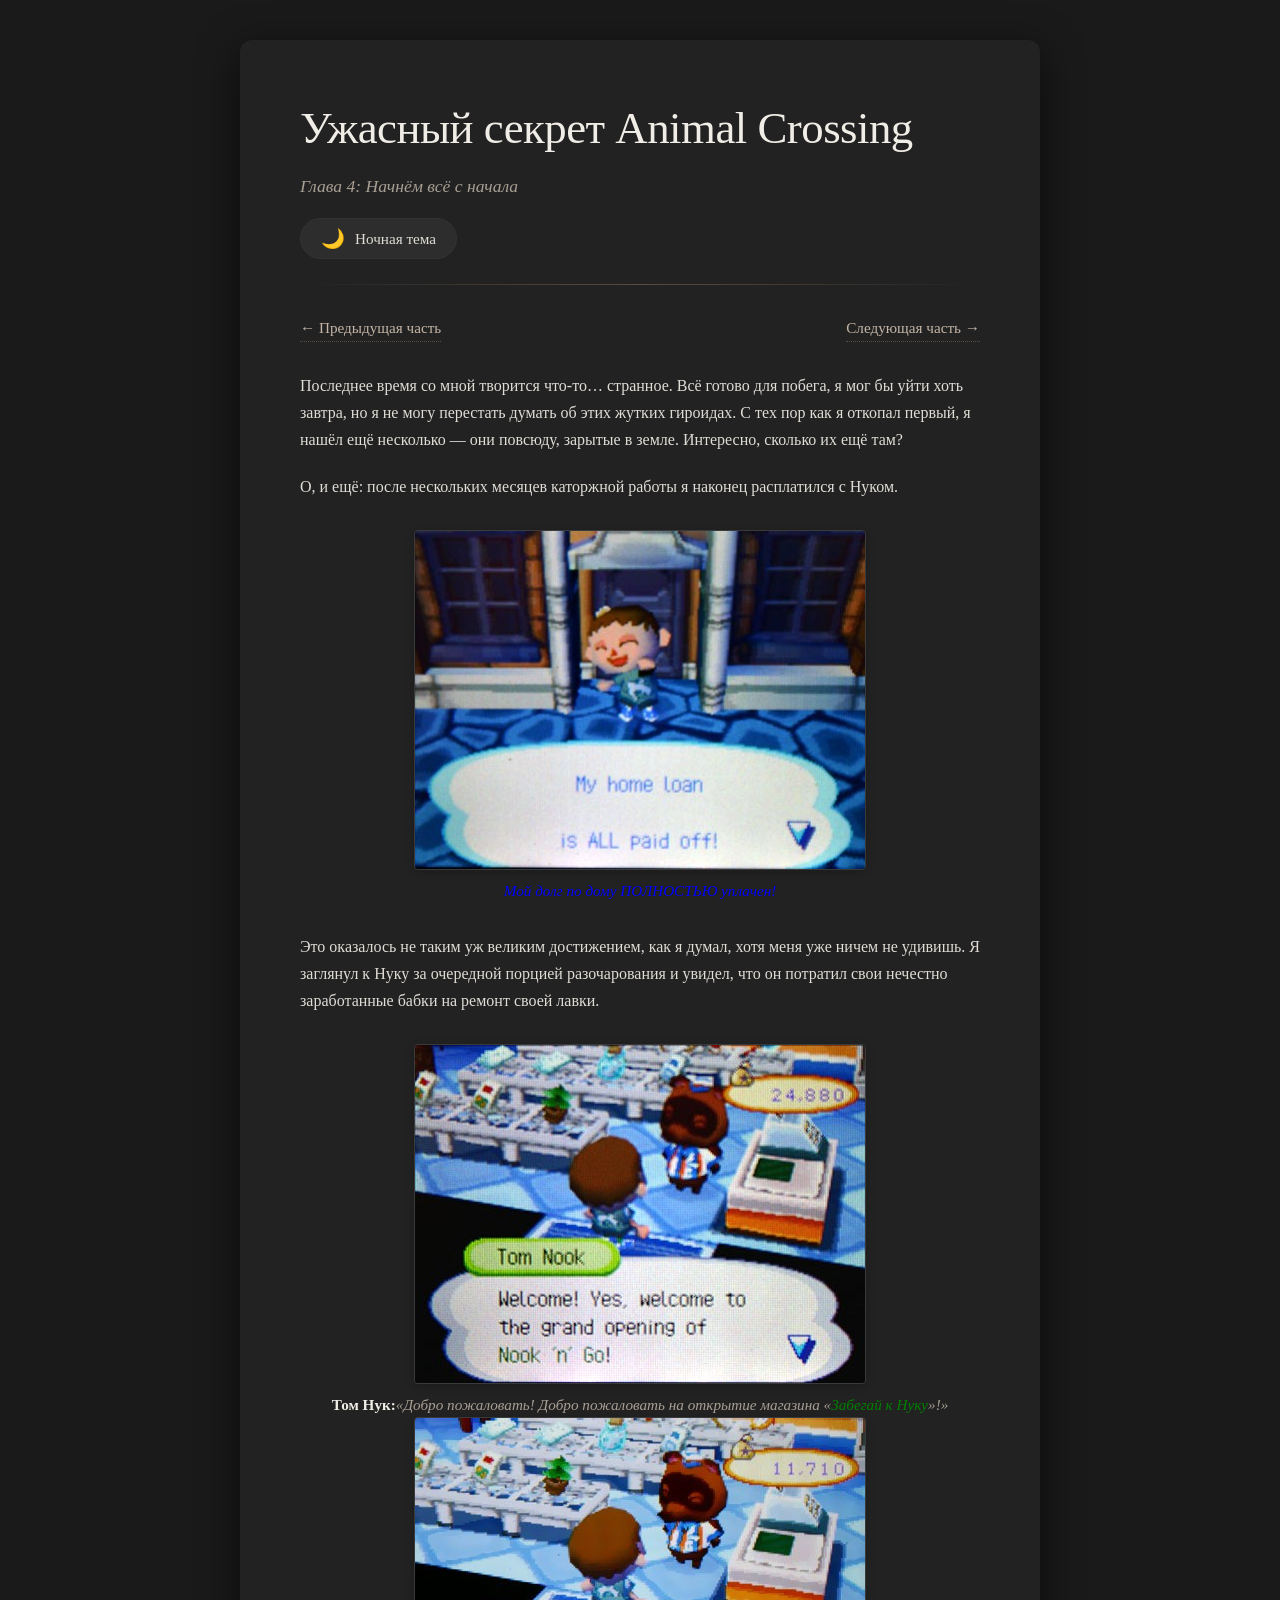
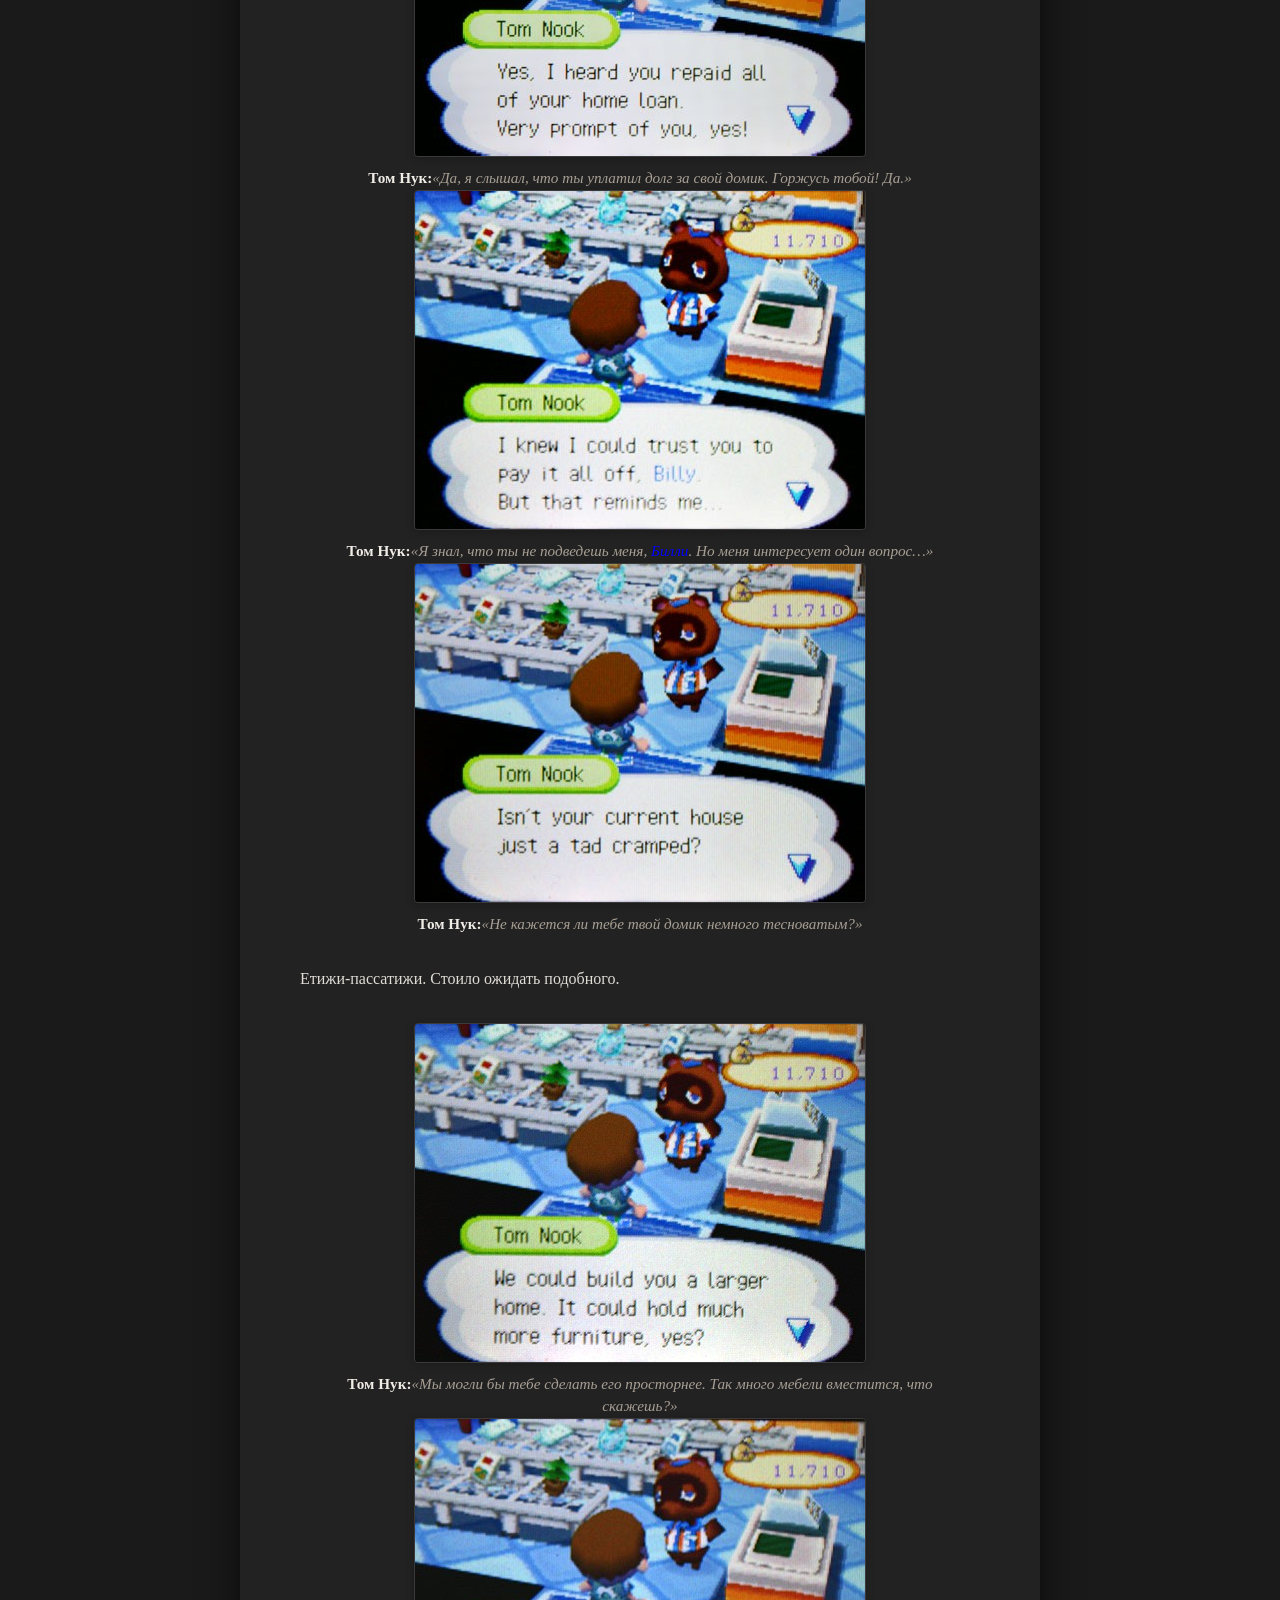
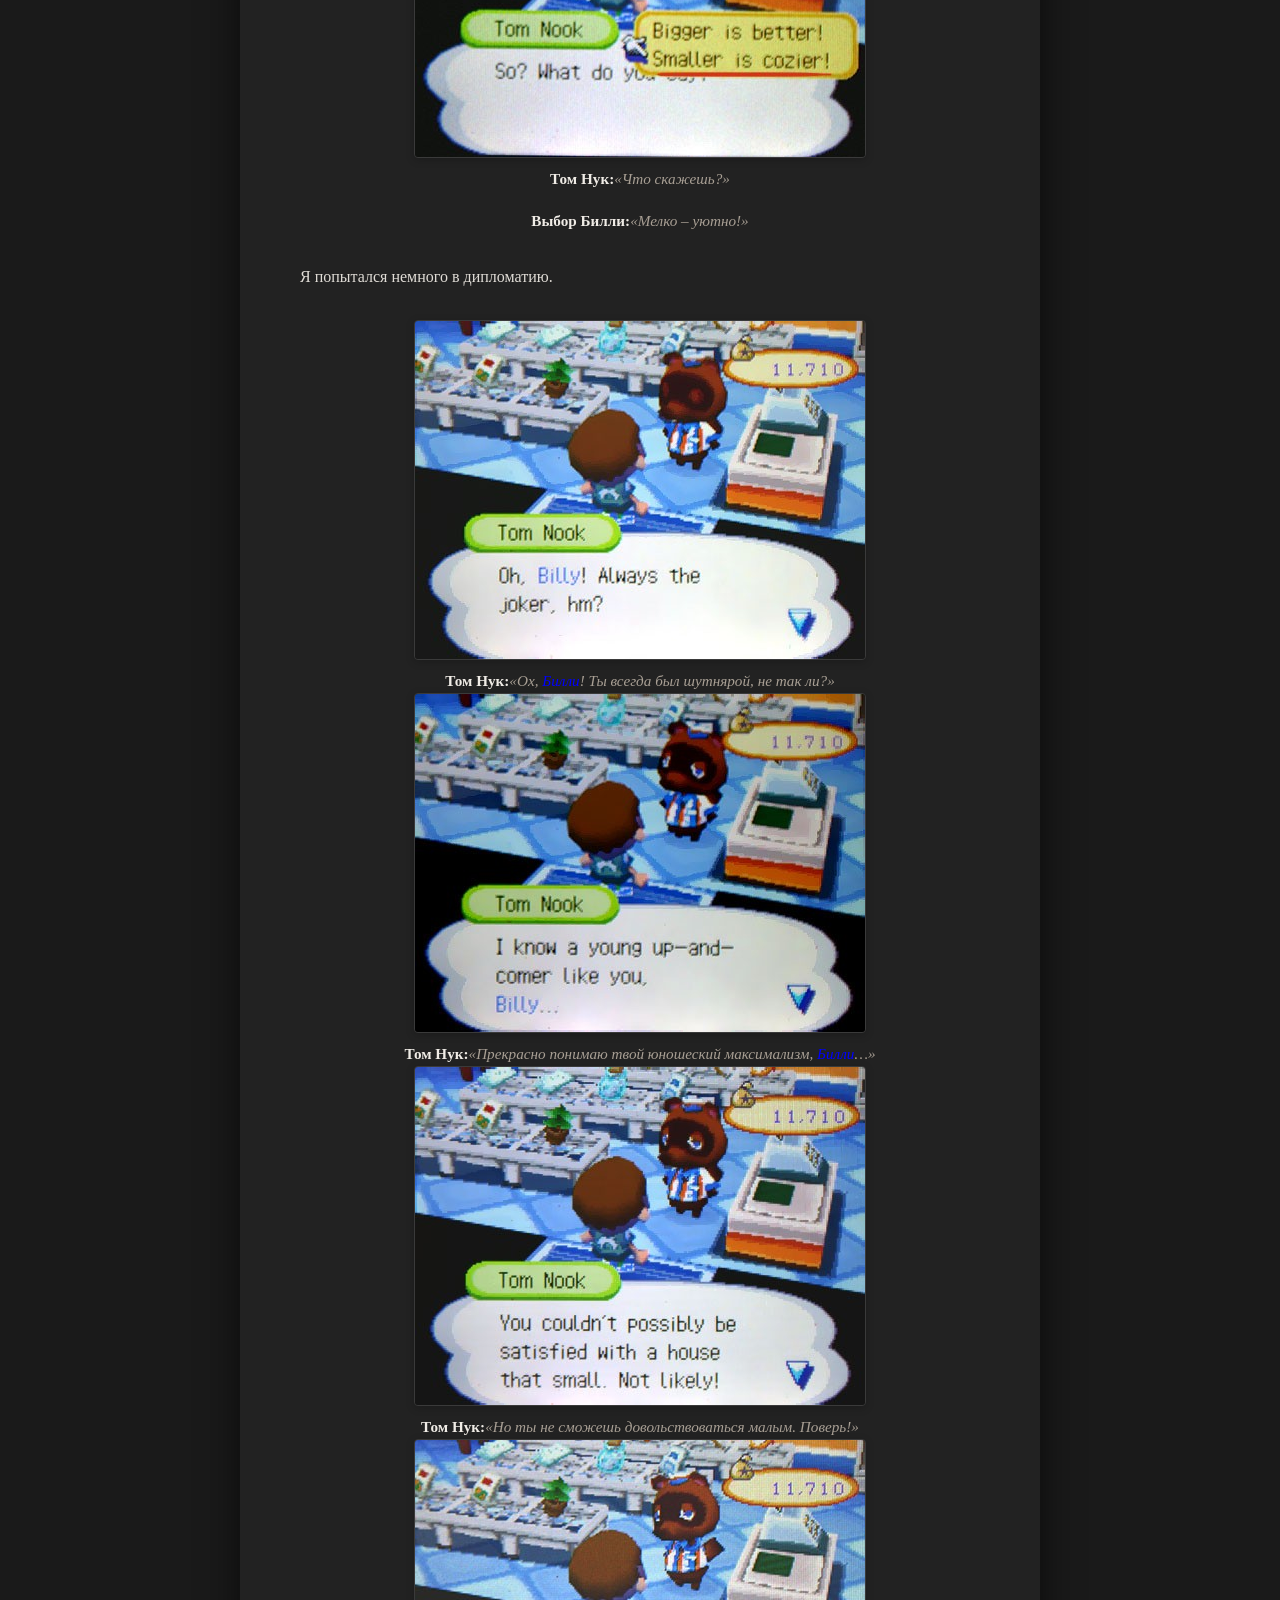
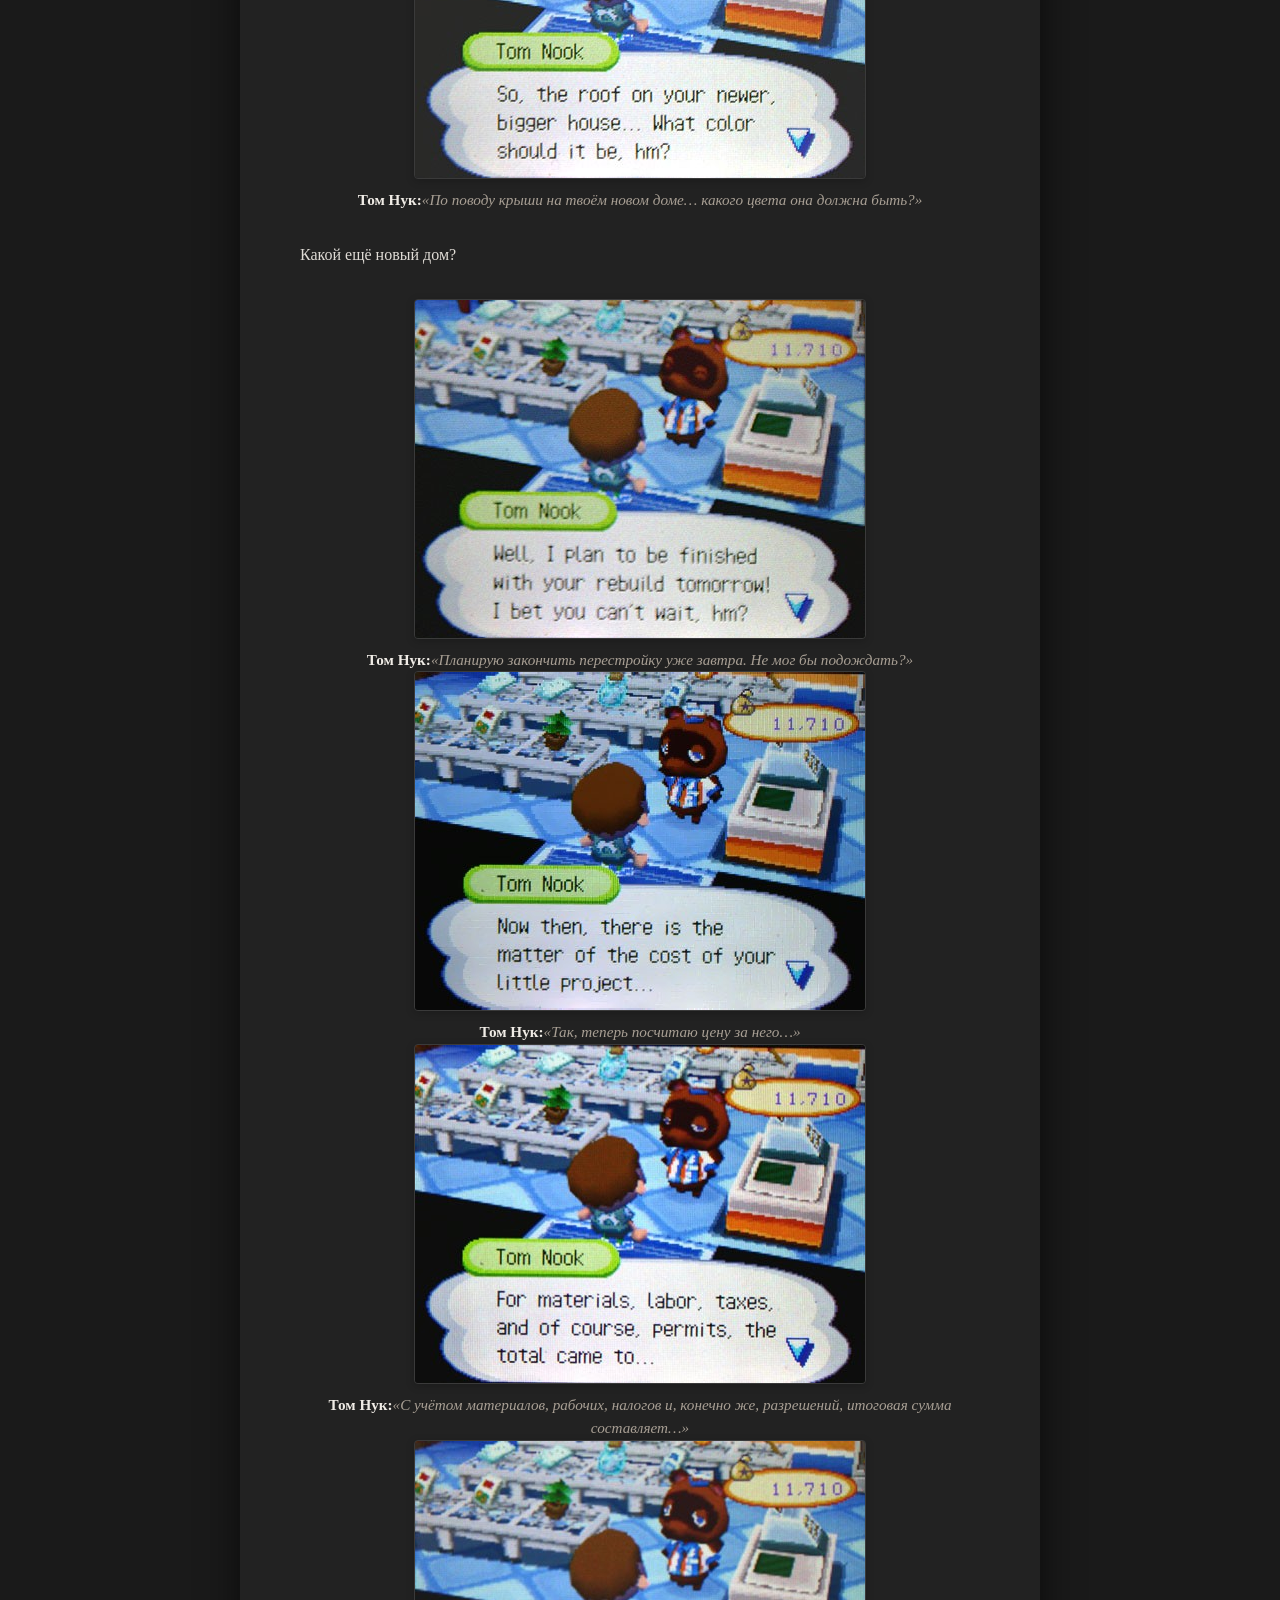
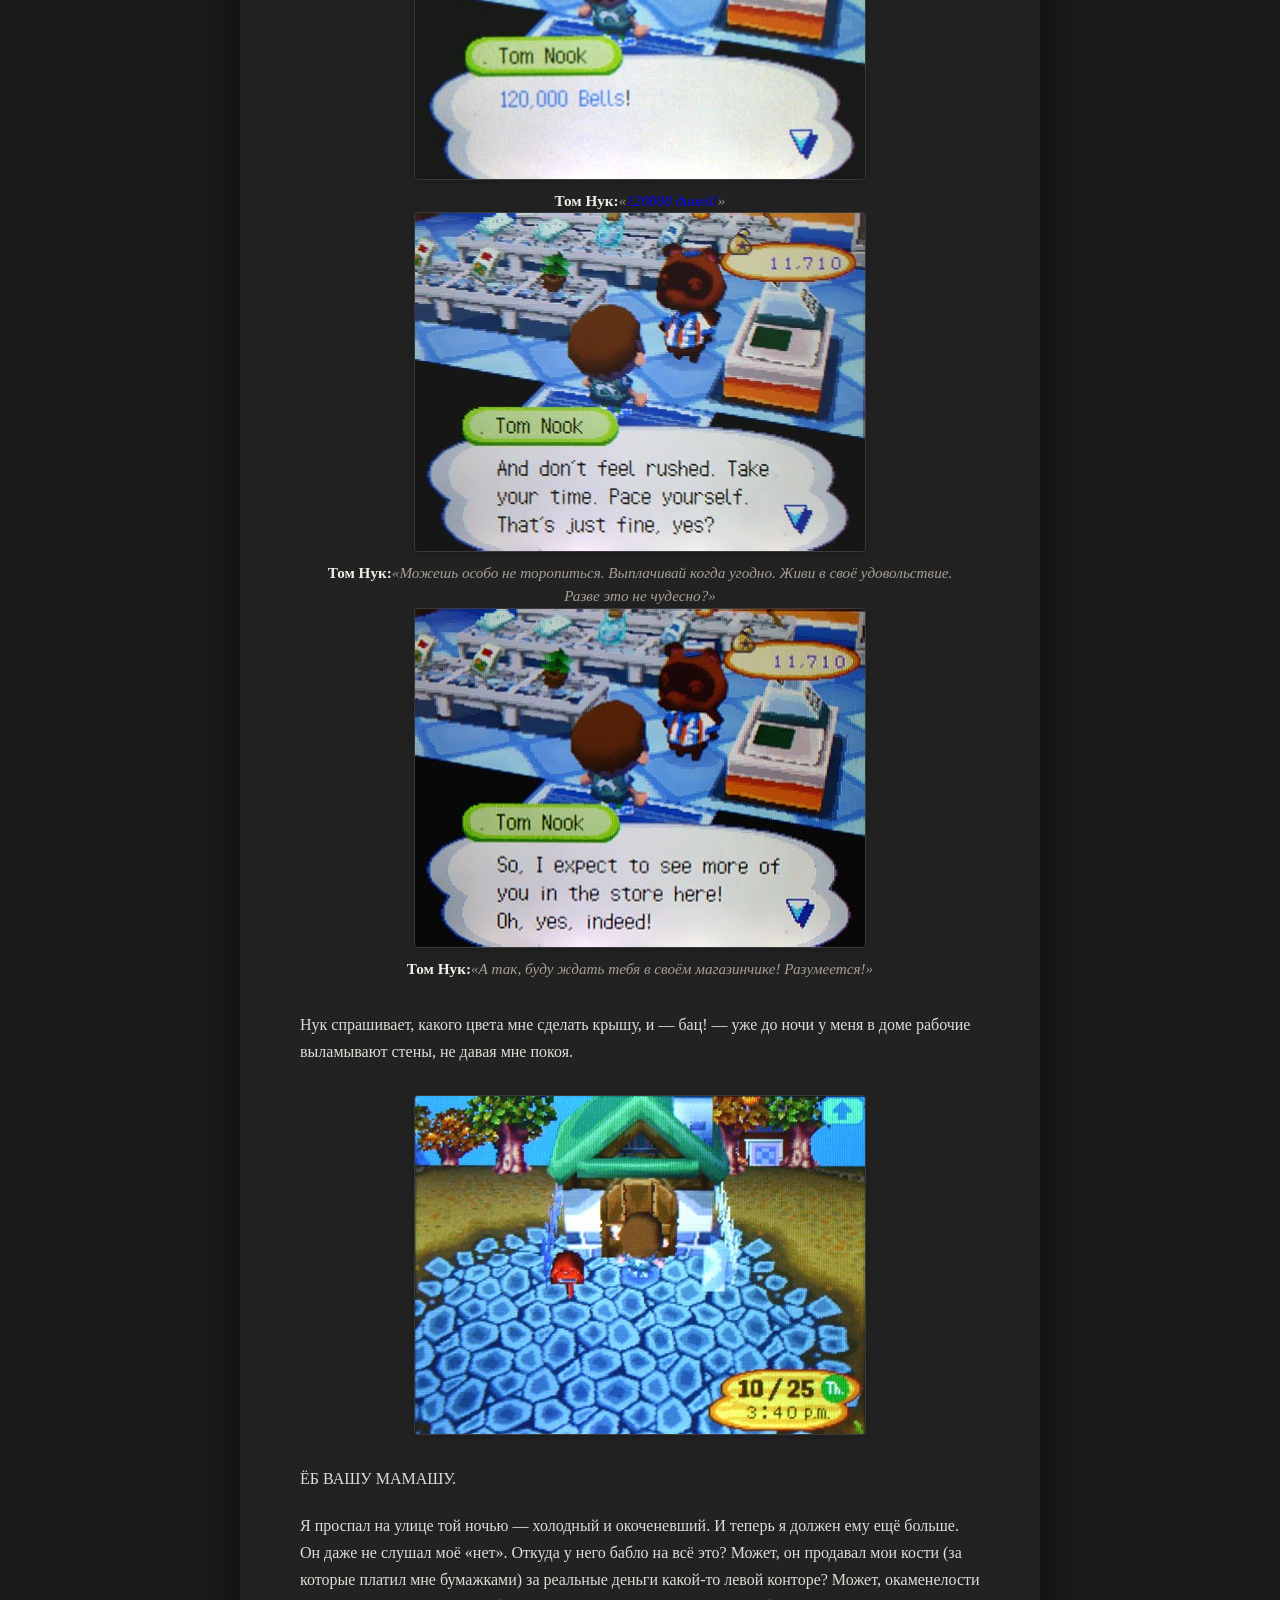
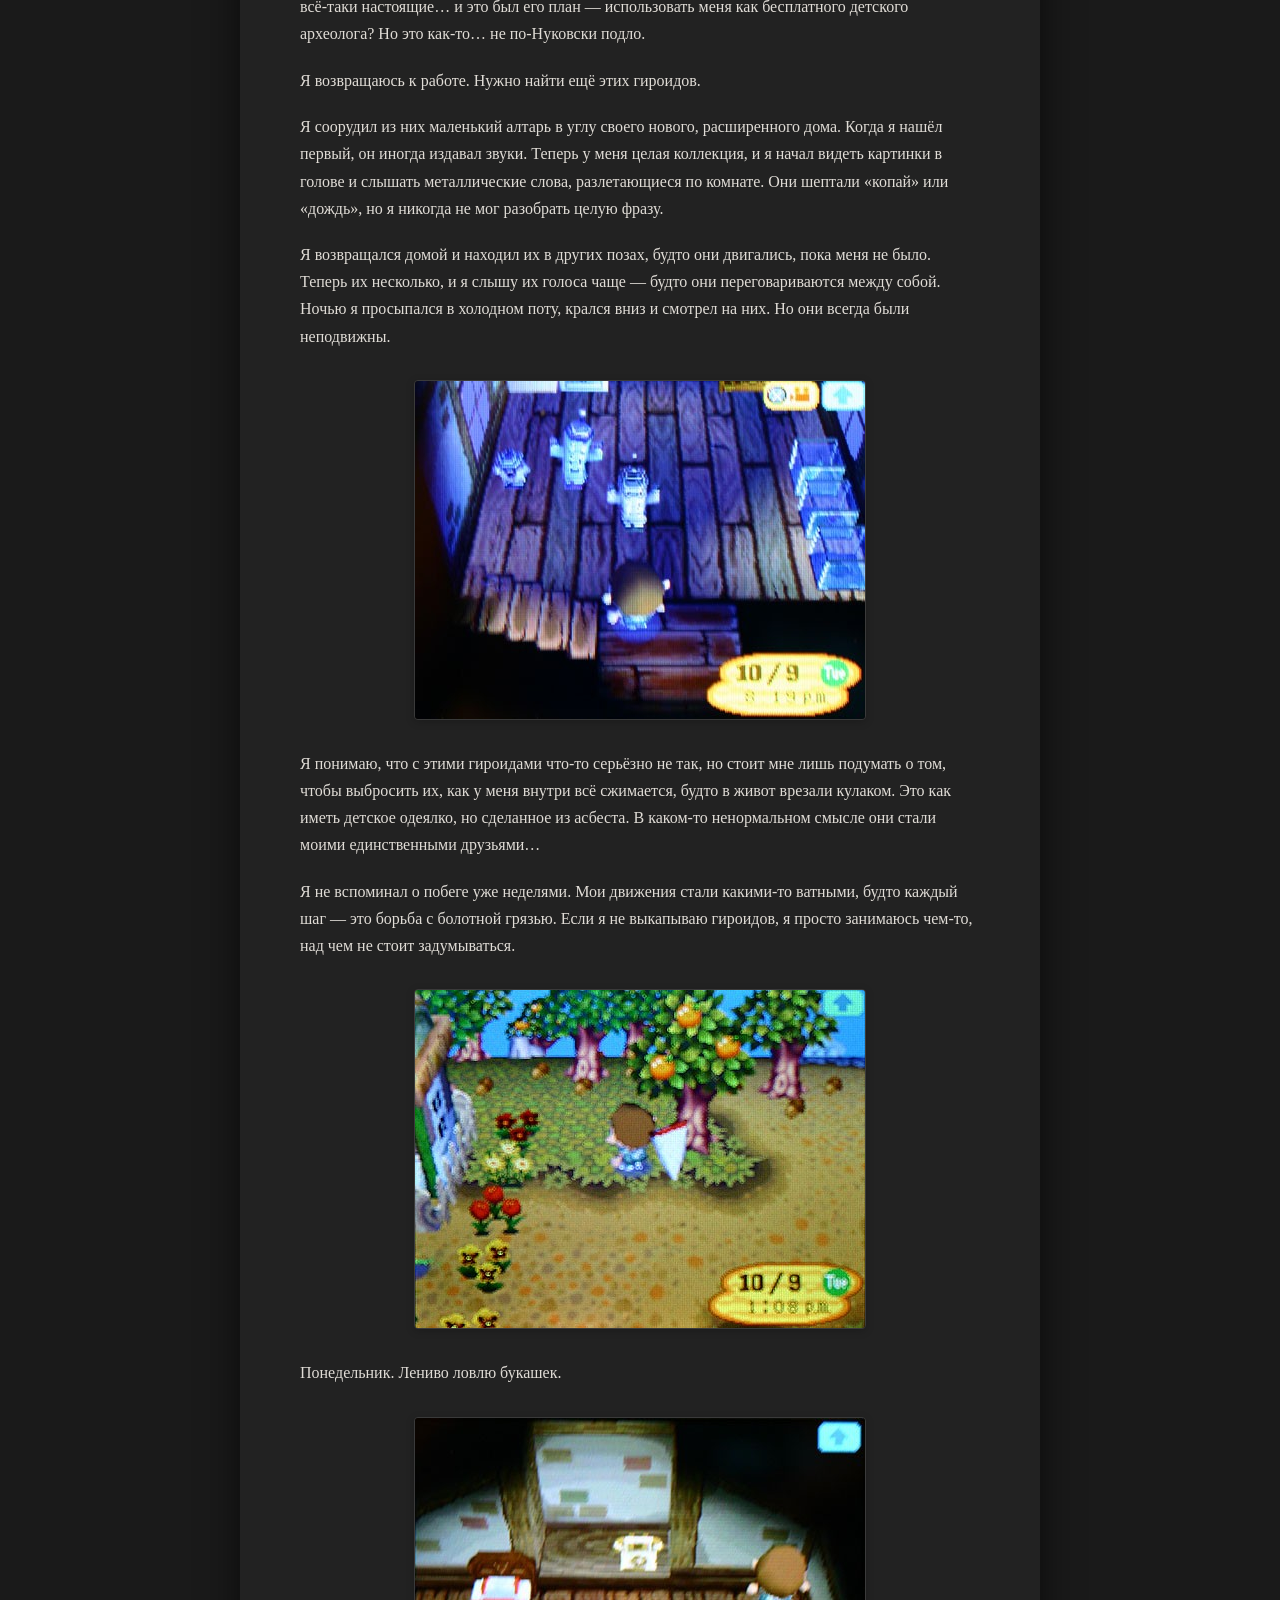
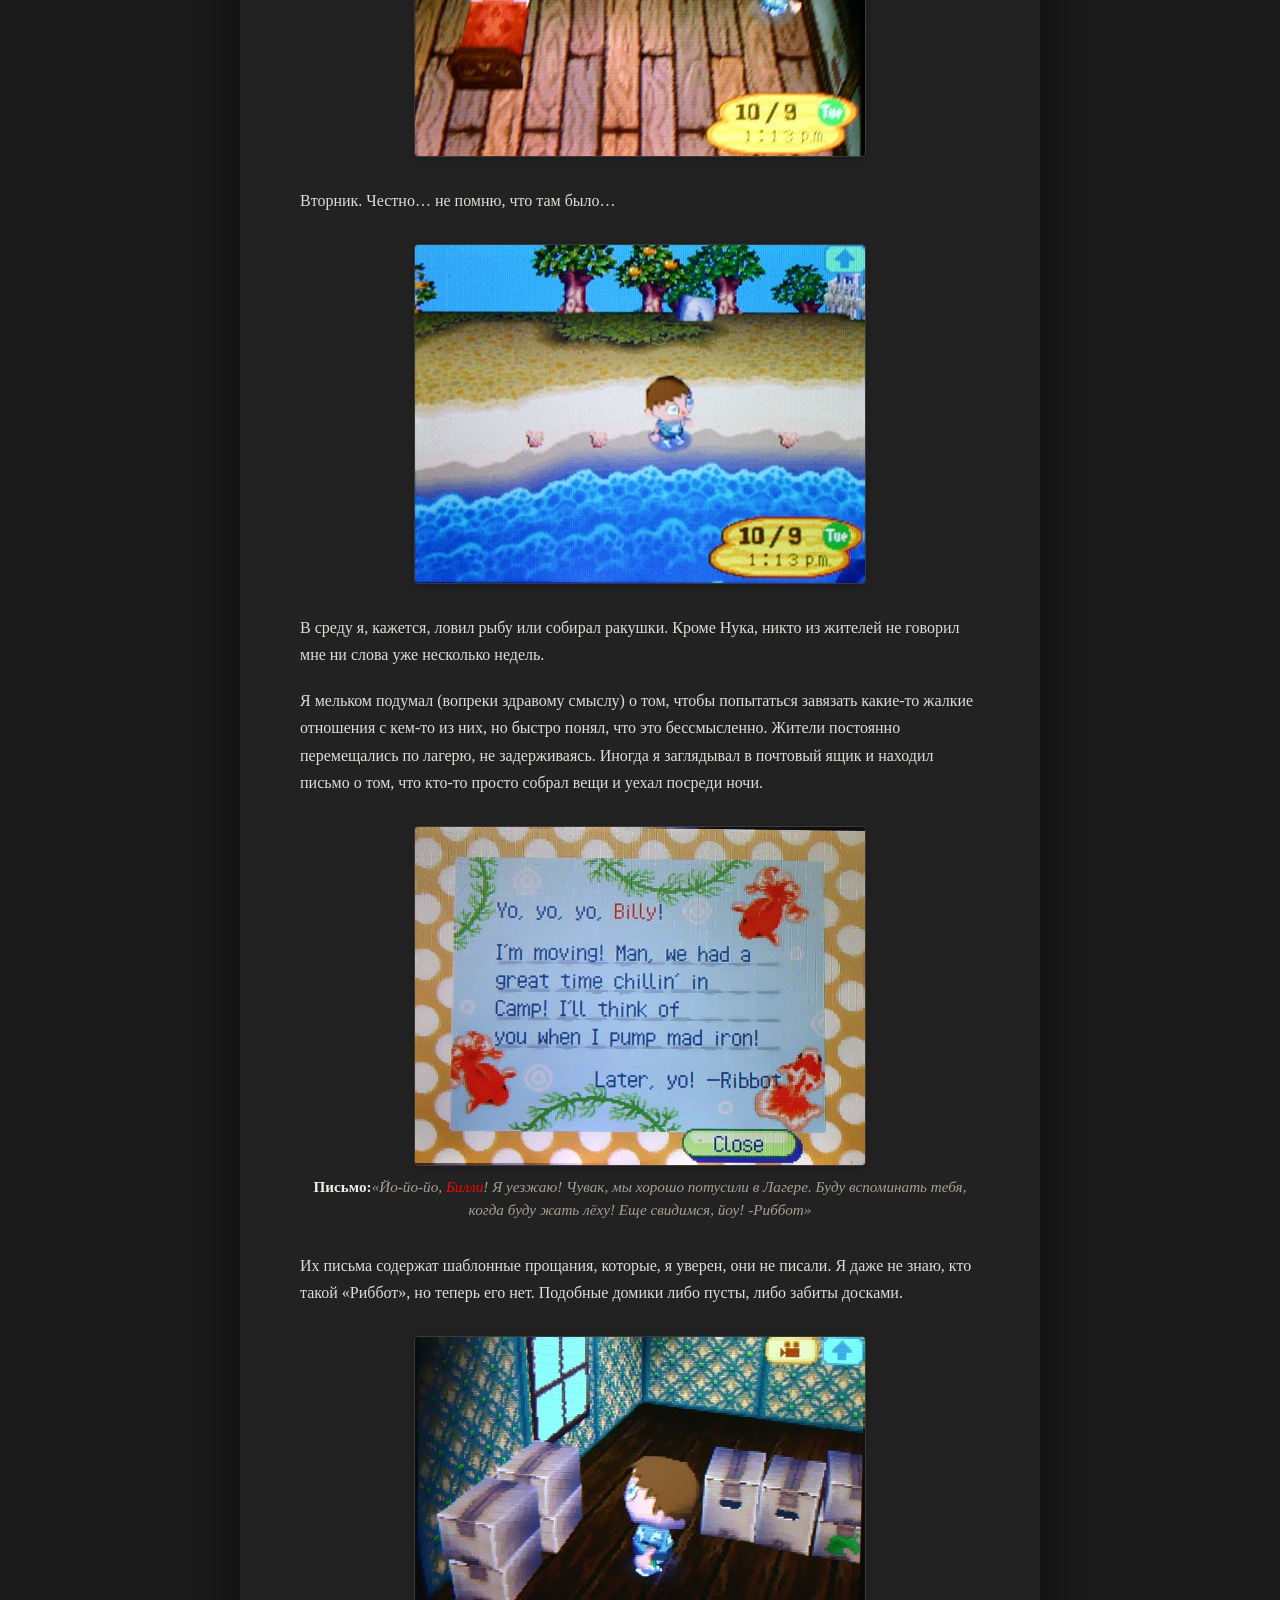
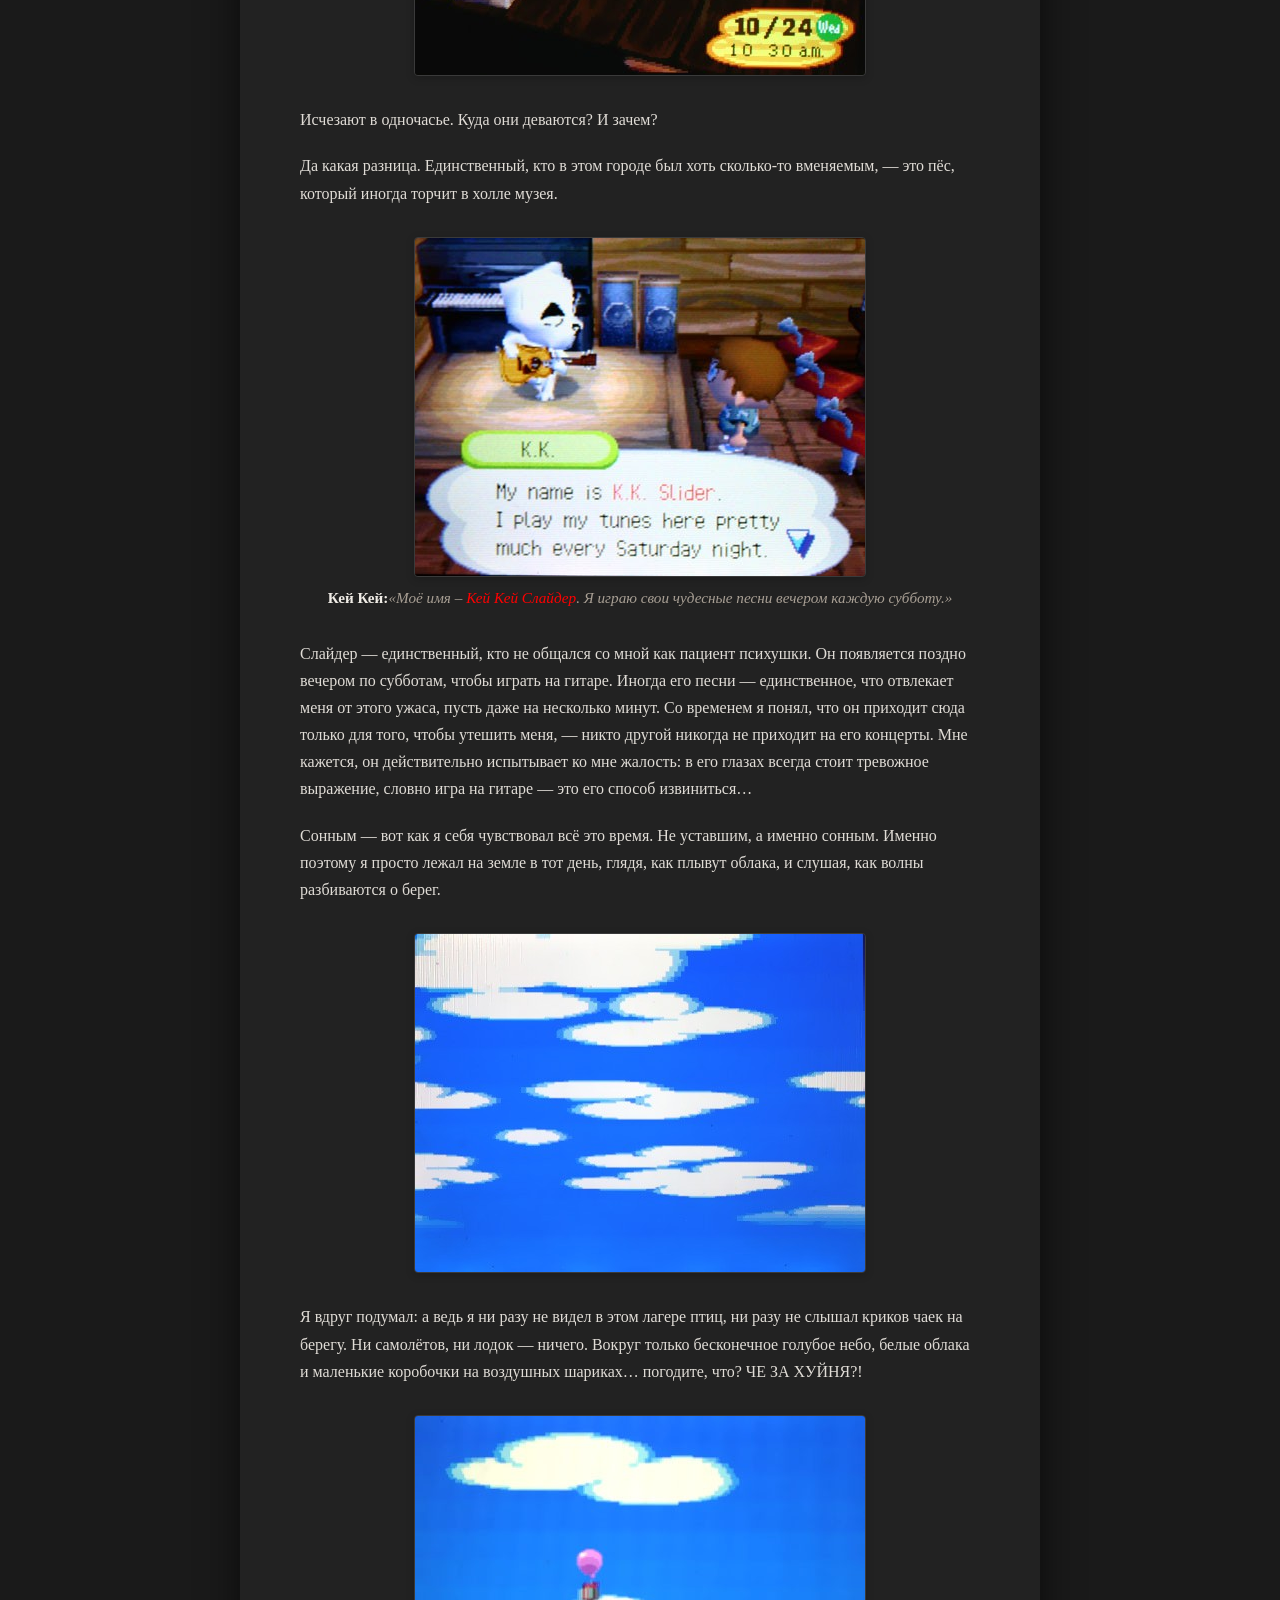
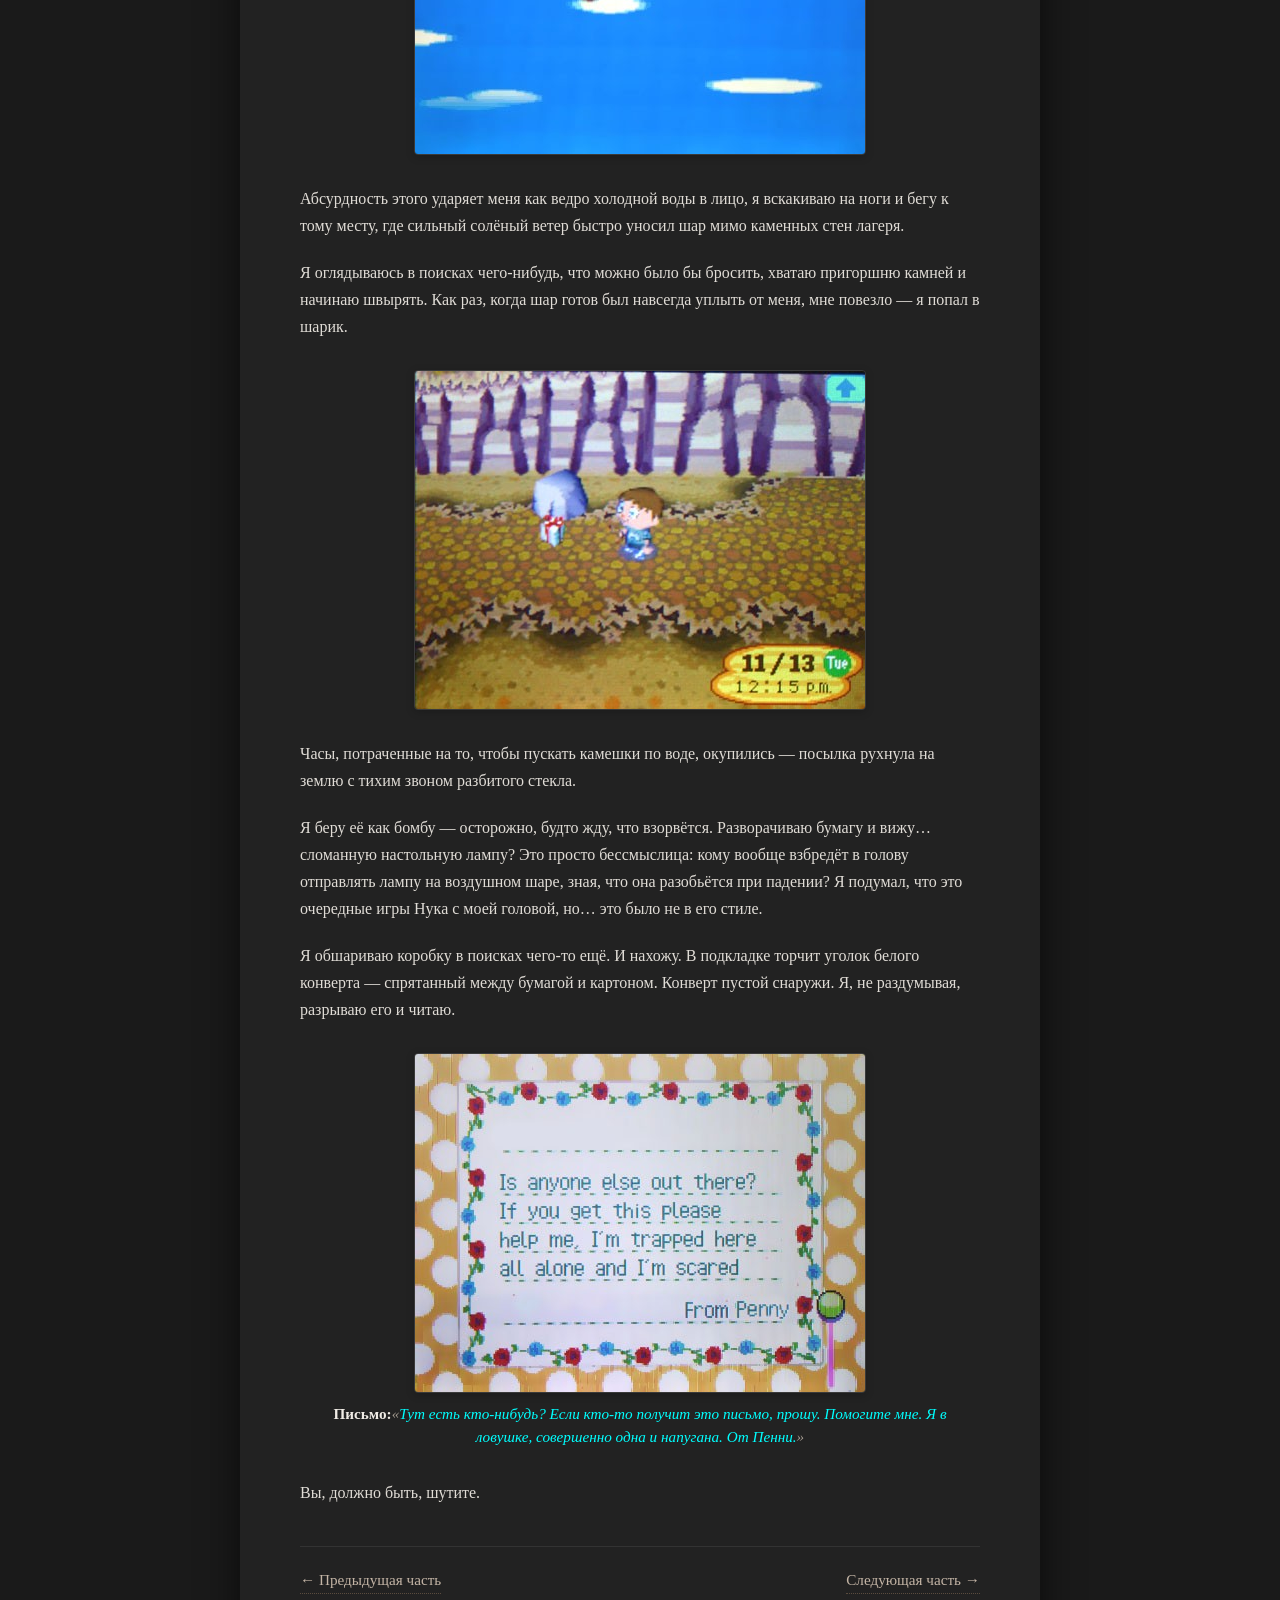
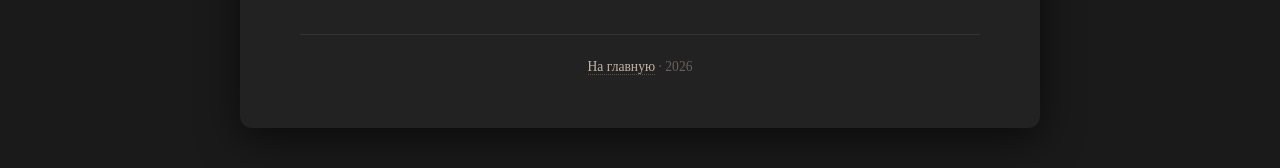
<file: part-4/index.html>
<!DOCTYPE html>
<html lang="ru">
<head>
    <meta charset="UTF-8" />
    <meta name="viewport" content="width=device-width, initial-scale=1.0" />
    <title>Глава 4</title>
    <link rel="stylesheet" href="../style.css" />
</head>
<body>
    <div class="wrapper">
        <header>
            <h1><a href="../index.html" style="color:inherit;text-decoration:none;">Ужасный секрет Animal Crossing</a></h1>
            <p class="subtitle">Глава 4: Начнём всё с начала</p>

            <!-- Кнопка переключения темы -->
            <div class="theme-toggle">
                <button id="theme-toggle-btn" aria-label="Переключить тему">
                    <span class="icon" id="theme-icon">🌙</span>
                    <span id="theme-label">Ночная тема</span>
                </button>
            </div>

            <div class="divider"></div>
        </header>

        <main>
            <nav class="chapter-nav">
                <a href="../part-3/index.html">← Предыдущая часть</a>
                <a href="../part-5/index.html">Следующая часть →</a>
            </nav>

            <div class="content">
                <p>Последнее время со мной творится что-то… странное. Всё готово для побега, я мог бы уйти хоть завтра, но я не могу перестать думать об этих жутких гироидах. С тех пор как я откопал первый, я нашёл ещё несколько — они повсюду, зарытые в земле. Интересно, сколько их ещё там?</p>
                <p>О, и ещё: после нескольких месяцев каторжной работы я наконец расплатился с Нуком.</p>
                <figure>
                    <img src="../part-4/images/1.FullLoanPaidOff.jpg"/>
                    <figcaption>
                        <span style="color: blue;">Мой долг по дому ПОЛНОСТЬЮ уплачен!</span>
                    </figcaption>
                </figure>
                <p>Это оказалось не таким уж великим достижением, как я думал, хотя меня уже ничем не удивишь. Я заглянул к Нуку за очередной порцией разочарования и увидел, что он потратил свои нечестно заработанные бабки на ремонт своей лавки.</p>
                <figure>
                    <img src="../part-4/images/2.NookNGo1.jpg"/>
                    <figcaption>
                        <strong>Том Нук:</strong>«Добро пожаловать! Добро пожаловать на открытие магазина «<span style="color: green;">Забегай к Нуку</span>»!»
                    </figcaption>
                    <img src="../part-4/images/3.NookNGo2.jpg"/>
                    <figcaption>
                        <strong>Том Нук:</strong>«Да, я слышал, что ты уплатил долг за свой домик. Горжусь тобой! Да.»
                    </figcaption>
                    <img src="../part-4/images/4.NookNGo3.jpg"/>
                    <figcaption>
                        <strong>Том Нук:</strong>«Я знал, что ты не подведешь меня, <span style="color: blue;">Билли</span>. Но меня интересует один вопрос…»
                    </figcaption>
                    <img src="../part-4/images/5.NookNGo4.jpg"/>
                    <figcaption>
                        <strong>Том Нук:</strong>«Не кажется ли тебе твой домик немного тесноватым?»
                    </figcaption>
                </figure>
                <p>Етижи-пассатижи. Стоило ожидать подобного.</p>
                <figure>
                    <img src="../part-4/images/6.NookNGo5.jpg"/>
                    <figcaption>
                        <strong>Том Нук:</strong>«Мы могли бы тебе сделать его просторнее. Так много мебели вместится, что скажешь?»
                    </figcaption>
                    <img src="../part-4/images/7.NookNGo6.jpg"/>
                    <figcaption>
                        <strong>Том Нук:</strong>«Что скажешь?»
                        <p><strong>Выбор Билли:</strong>«Мелко – уютно!»</p>
                    </figcaption>
                </figure>
                <p>Я попытался немного в дипломатию.</p>
                <figure>
                    <img src="../part-4/images/8.NookNGo7.jpg"/>
                    <figcaption>
                        <strong>Том Нук:</strong>«Ох, <span style="color: blue;">Билли</span>! Ты всегда был шутнярой, не так ли?»
                    </figcaption>
                    <img src="../part-4/images/9.NookNGo8.jpg"/>
                    <figcaption>
                        <strong>Том Нук:</strong>«Прекрасно понимаю твой юношеский максимализм, <span style="color: blue;">Билли</span>…»
                    </figcaption>
                    <img src="../part-4/images/10.NookNGo9.jpg"/>
                    <figcaption>
                        <strong>Том Нук:</strong>«Но ты не сможешь довольствоваться малым. Поверь!»
                    </figcaption>
                    <img src="../part-4/images/11.NookNGo10.jpg"/>
                    <figcaption>
                        <strong>Том Нук:</strong>«По поводу крыши на твоём новом доме… какого цвета она должна быть?»
                    </figcaption>
                </figure>
                <p>Какой ещё новый дом?</p>
                <figure>
                    <img src="../part-4/images/12.NookNGo11.jpg"/>
                    <figcaption>
                        <strong>Том Нук:</strong>«Планирую закончить перестройку уже завтра. Не мог бы подождать?»
                    </figcaption>
                    <img src="../part-4/images/13.NookNGo12.jpg"/>
                    <figcaption>
                        <strong>Том Нук:</strong>«Так, теперь посчитаю цену за него…»
                    </figcaption>
                    <img src="../part-4/images/14.NookNGo13.jpg"/>
                    <figcaption>
                        <strong>Том Нук:</strong>«С учётом материалов, рабочих, налогов и, конечно же, разрешений, итоговая сумма составляет…»
                    </figcaption>
                    <img src="../part-4/images/15.120000bells.jpg"/>
                    <figcaption>
                        <strong>Том Нук:</strong>«<span style="color: blue;">120000 диней!</span>»
                    </figcaption>
                    <img src="../part-4/images/16.NookNGo14.jpg"/>
                    <figcaption>
                        <strong>Том Нук:</strong>«Можешь особо не торопиться. Выплачивай когда угодно. Живи в своё удовольствие. Разве это не чудесно?»
                    </figcaption>
                    <img src="../part-4/images/17.NookNGo15.jpg"/>
                    <figcaption>
                        <strong>Том Нук:</strong>«А так, буду ждать тебя в своём магазинчике! Разумеется!»
                    </figcaption>
                </figure>
                <!--Не забыть добавить еще скриншотов, ибо в этой главе ими решили насрать-->
                <p>Нук спрашивает, какого цвета мне сделать крышу, и — бац! — уже до ночи у меня в доме рабочие выламывают стены, не давая мне покоя.</p>
                <figure>
                    <img src="../part-4/images/17.House.jpg"/>
                </figure>
                <!--Здесь тоже скрин-->
                <p>ЁБ ВАШУ МАМАШУ.</p>
                <p>Я проспал на улице той ночью — холодный и окоченевший. И теперь я должен ему ещё больше. Он даже не слушал моё «нет». Откуда у него бабло на всё это? Может, он продавал мои кости (за которые платил мне бумажками) за реальные деньги какой-то левой конторе? Может, окаменелости всё-таки настоящие… и это был его план — использовать меня как бесплатного детского археолога? Но это как-то… не по-Нуковски подло.</p>
                <p>Я возвращаюсь к работе. Нужно найти ещё этих гироидов.</p>
                <p>Я соорудил из них маленький алтарь в углу своего нового, расширенного дома. Когда я нашёл первый, он иногда издавал звуки. Теперь у меня целая коллекция, и я начал видеть картинки в голове и слышать металлические слова, разлетающиеся по комнате. Они шептали «копай» или «дождь», но я никогда не мог разобрать целую фразу.</p>
                <p>Я возвращался домой и находил их в других позах, будто они двигались, пока меня не было. Теперь их несколько, и я слышу их голоса чаще — будто они переговариваются между собой. Ночью я просыпался в холодном поту, крался вниз и смотрел на них. Но они всегда были неподвижны.</p>
                <figure>
                    <img src="../part-4/images/19.GyroidAltar.jpg"/>
                </figure>
                <p>Я понимаю, что с этими гироидами что-то серьёзно не так, но стоит мне лишь подумать о том, чтобы выбросить их, как у меня внутри всё сжимается, будто в живот врезали кулаком. Это как иметь детское одеялко, но сделанное из асбеста. В каком-то ненормальном смысле они стали моими единственными друзьями…</p>
                <p>Я не вспоминал о побеге уже неделями. Мои движения стали какими-то ватными, будто каждый шаг — это борьба с болотной грязью. Если я не выкапываю гироидов, я просто занимаюсь чем-то, над чем не стоит задумываться.</p>
                <figure>
                    <img src="../part-4/images/20.Monday.jpg"/>
                </figure>
                <p>Понедельник. Лениво ловлю букашек.</p>
                <figure>
                    <img src="../part-4/images/21.Thursday.jpg"/>
                </figure>
                <p>Вторник. Честно… не помню, что там было…</p>
                <figure>
                    <img src="../part-4/images/22.Wendsday.jpg"/>
                </figure>
                <p>В среду я, кажется, ловил рыбу или собирал ракушки. Кроме Нука, никто из жителей не говорил мне ни слова уже несколько недель.</p>
                <p>Я мельком подумал (вопреки здравому смыслу) о том, чтобы попытаться завязать какие-то жалкие отношения с кем-то из них, но быстро понял, что это бессмысленно. Жители постоянно перемещались по лагерю, не задерживаясь. Иногда я заглядывал в почтовый ящик и находил письмо о том, что кто-то просто собрал вещи и уехал посреди ночи.</p>
                <figure>
                    <img src="../part-4/images/23.RibbotLetter.jpg"/>
                    <figcaption>
                        <strong>Письмо:</strong>«Йо-йо-йо, <span style="color: red;">Билли</span>! Я уезжаю! Чувак, мы хорошо потусили в Лагере. Буду вспоминать тебя, когда буду жать лёху! Еще свидимся, йоу! -Риббот»
                    </figcaption>
                </figure>
                <p>Их письма содержат шаблонные прощания, которые, я уверен, они не писали. Я даже не знаю, кто такой «Риббот», но теперь его нет. Подобные домики либо пусты, либо забиты досками.</p>
                <figure>
                    <img src="../part-4/images/24.EmptyHouse.jpg"/>
                </figure>
                <p>Исчезают в одночасье. Куда они деваются? И зачем?</p>
                <p>Да какая разница. Единственный, кто в этом городе был хоть сколько-то вменяемым, — это пёс, который иногда торчит в холле музея.</p>
                <figure>
                    <img src="../part-4/images/25.K.K. Slider.jpg"/>
                    <figcaption>
                        <strong>Кей Кей:</strong>«Моё имя – <span style="color: red;">Кей Кей Слайдер</span>. Я играю свои чудесные песни вечером каждую субботу.»
                    </figcaption>
                </figure>
                <p>Слайдер — единственный, кто не общался со мной как пациент психушки. Он появляется поздно вечером по субботам, чтобы играть на гитаре. Иногда его песни — единственное, что отвлекает меня от этого ужаса, пусть даже на несколько минут. Со временем я понял, что он приходит сюда только для того, чтобы утешить меня, — никто другой никогда не приходит на его концерты. Мне кажется, он действительно испытывает ко мне жалость: в его глазах всегда стоит тревожное выражение, словно игра на гитаре — это его способ извиниться…</p>
                <p>Сонным — вот как я себя чувствовал всё это время. Не уставшим, а именно сонным. Именно поэтому я просто лежал на земле в тот день, глядя, как плывут облака, и слушая, как волны разбиваются о берег.</p>
                <figure>
                    <img src="../part-4/images/26.Sky1.jpg"/>
                </figure>
                <p>Я вдруг подумал: а ведь я ни разу не видел в этом лагере птиц, ни разу не слышал криков чаек на берегу. Ни самолётов, ни лодок — ничего. Вокруг только бесконечное голубое небо, белые облака и маленькие коробочки на воздушных шариках… погодите, что? ЧЕ ЗА ХУЙНЯ?!</p>
                <figure>
                    <img src="../part-4/images/26.SkywithBalloon.jpg"/>
                </figure>
                <p>Абсурдность этого ударяет меня как ведро холодной воды в лицо, я вскакиваю на ноги и бегу к тому месту, где сильный солёный ветер быстро уносил шар мимо каменных стен лагеря.</p>
                <p>Я оглядываюсь в поисках чего-нибудь, что можно было бы бросить, хватаю пригоршню камней и начинаю швырять. Как раз, когда шар готов был навсегда уплыть от меня, мне повезло — я попал в шарик.</p>
                <figure>
                    <img src="../part-4/images/27.BoxPresent.jpg"/>
                </figure>
                <p>Часы, потраченные на то, чтобы пускать камешки по воде, окупились — посылка рухнула на землю с тихим звоном разбитого стекла.</p>
                <p>Я беру её как бомбу — осторожно, будто жду, что взорвётся. Разворачиваю бумагу и вижу… сломанную настольную лампу? Это просто бессмыслица: кому вообще взбредёт в голову отправлять лампу на воздушном шаре, зная, что она разобьётся при падении? Я подумал, что это очередные игры Нука с моей головой, но… это было не в его стиле.</p>
                <p>Я обшариваю коробку в поисках чего-то ещё. И нахожу. В подкладке торчит уголок белого конверта — спрятанный между бумагой и картоном. Конверт пустой снаружи. Я, не раздумывая, разрываю его и читаю.</p>
                <figure>
                    <img src="../part-4/images/28.PennyLetter.jpg"/>
                    <figcaption>
                        <strong>Письмо:</strong>«<span style="color: aqua;">Тут есть кто-нибудь? Если кто-то получит это письмо, прошу. Помогите мне. Я в ловушке, совершенно одна и напугана. От Пенни.</span>»
                    </figcaption>
                </figure>
                <p>Вы, должно быть, шутите.</p>
            </div>

            <nav class="chapter-nav bottom">
                <a href="../part-3/index.html">← Предыдущая часть</a>
                <a href="../part-5/index.html">Следующая часть →</a>
            </nav>
        </main>

        <footer>
            <p><a href="../index.html">На главную</a> · 2026</p>
        </footer>
    </div>

    <script src="../theme.js"></script>
</body>
</html>
</file>
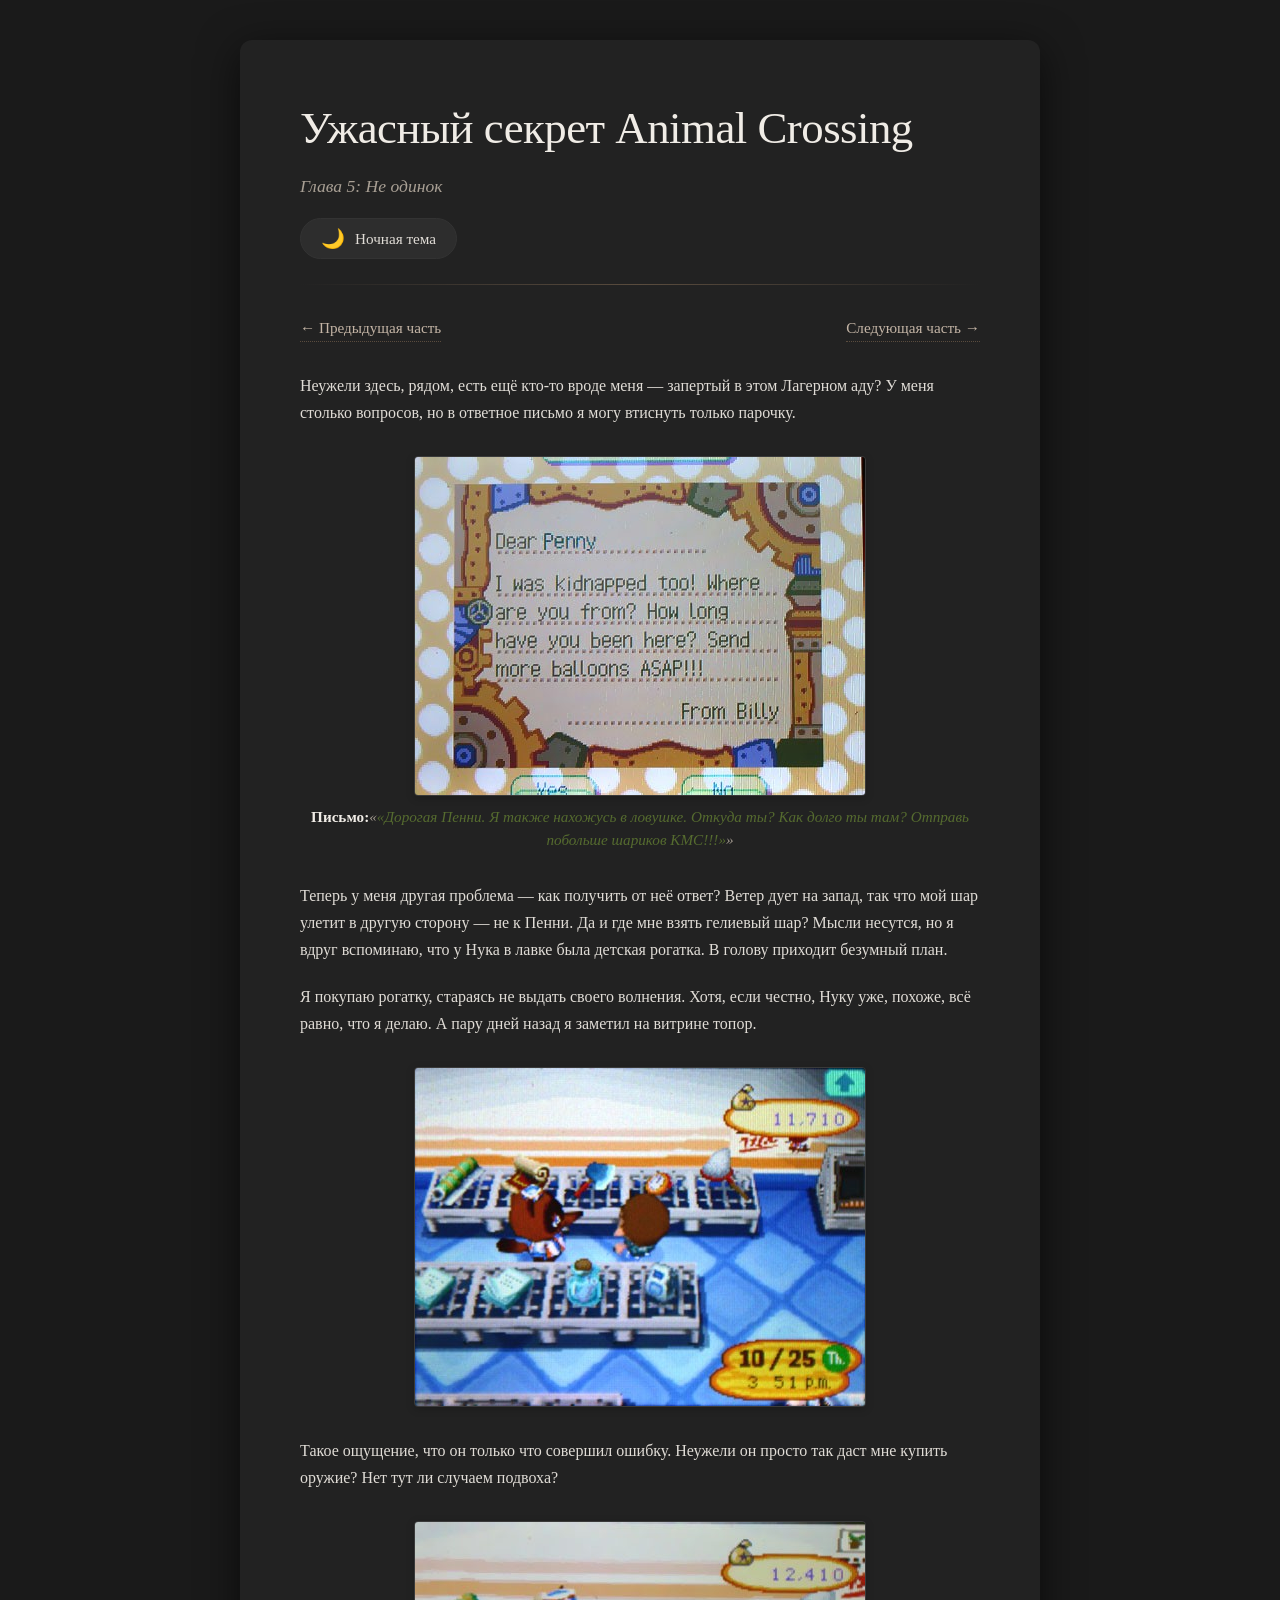
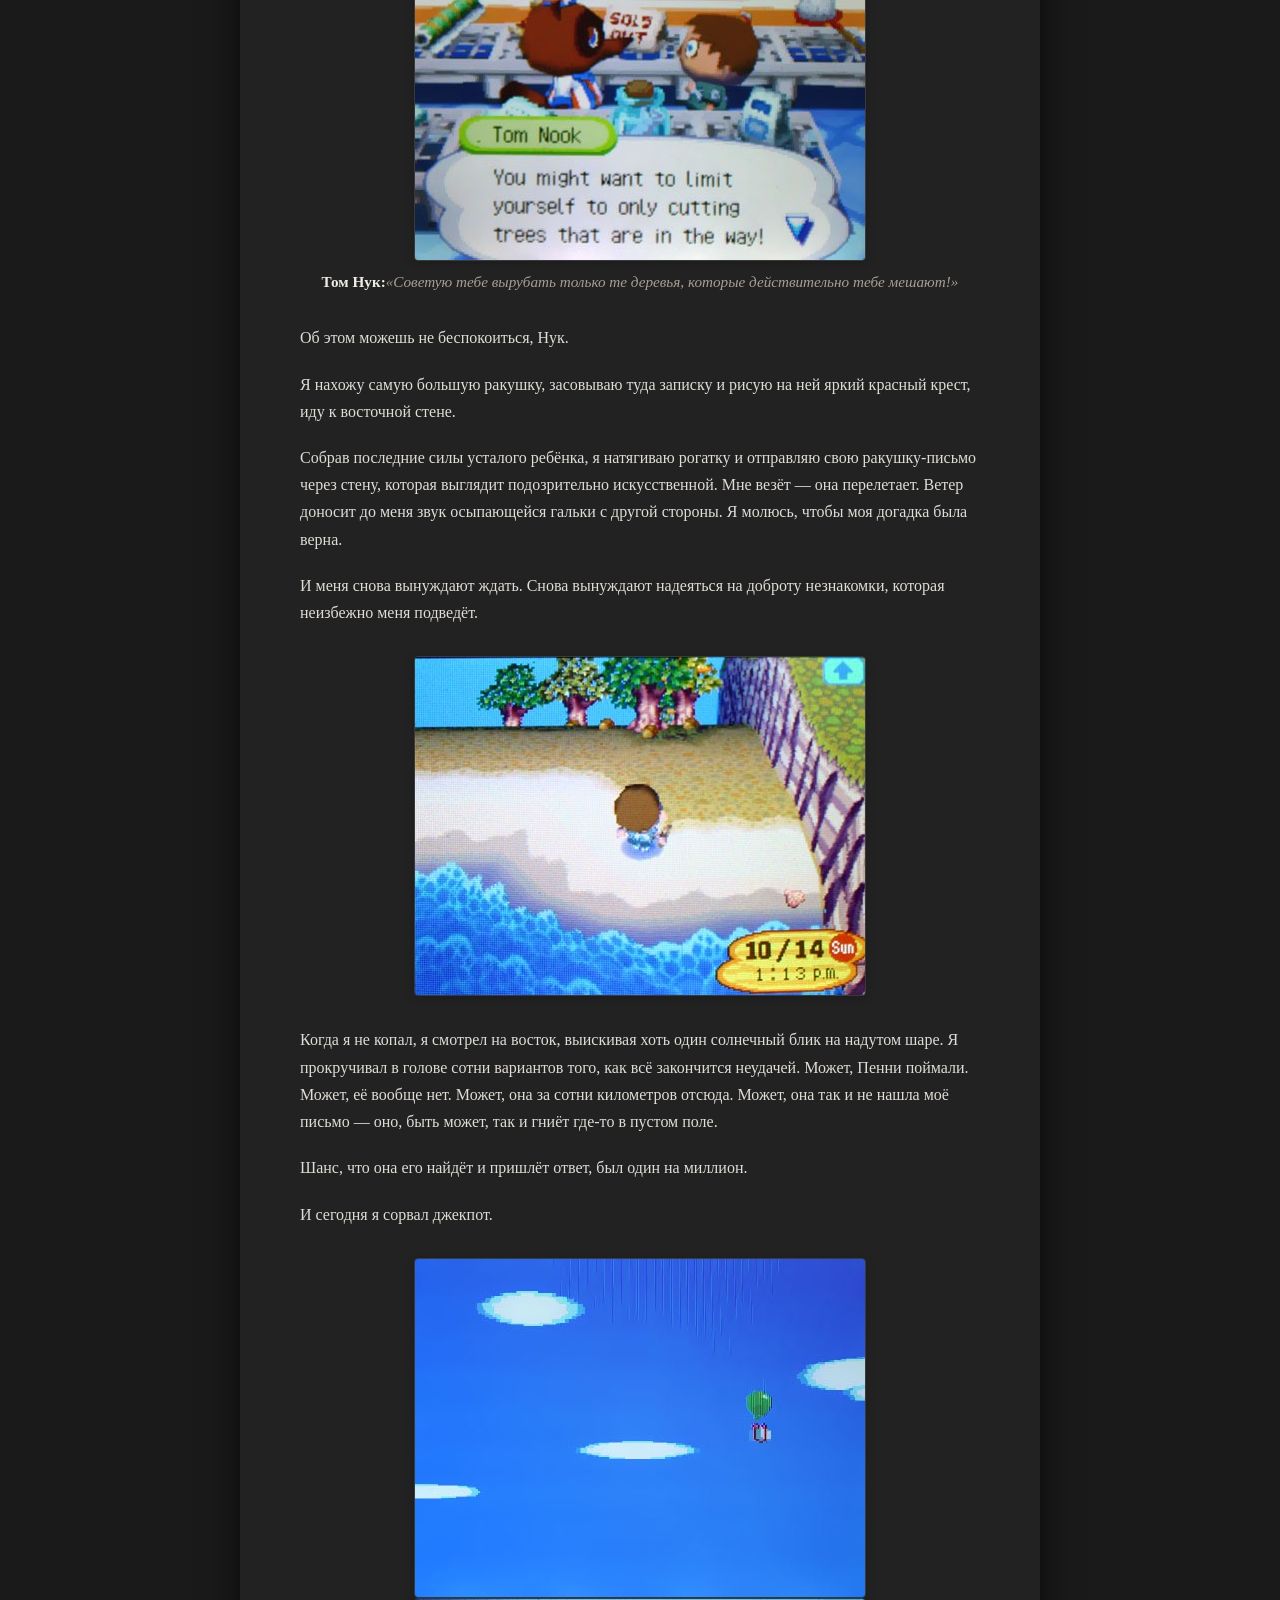
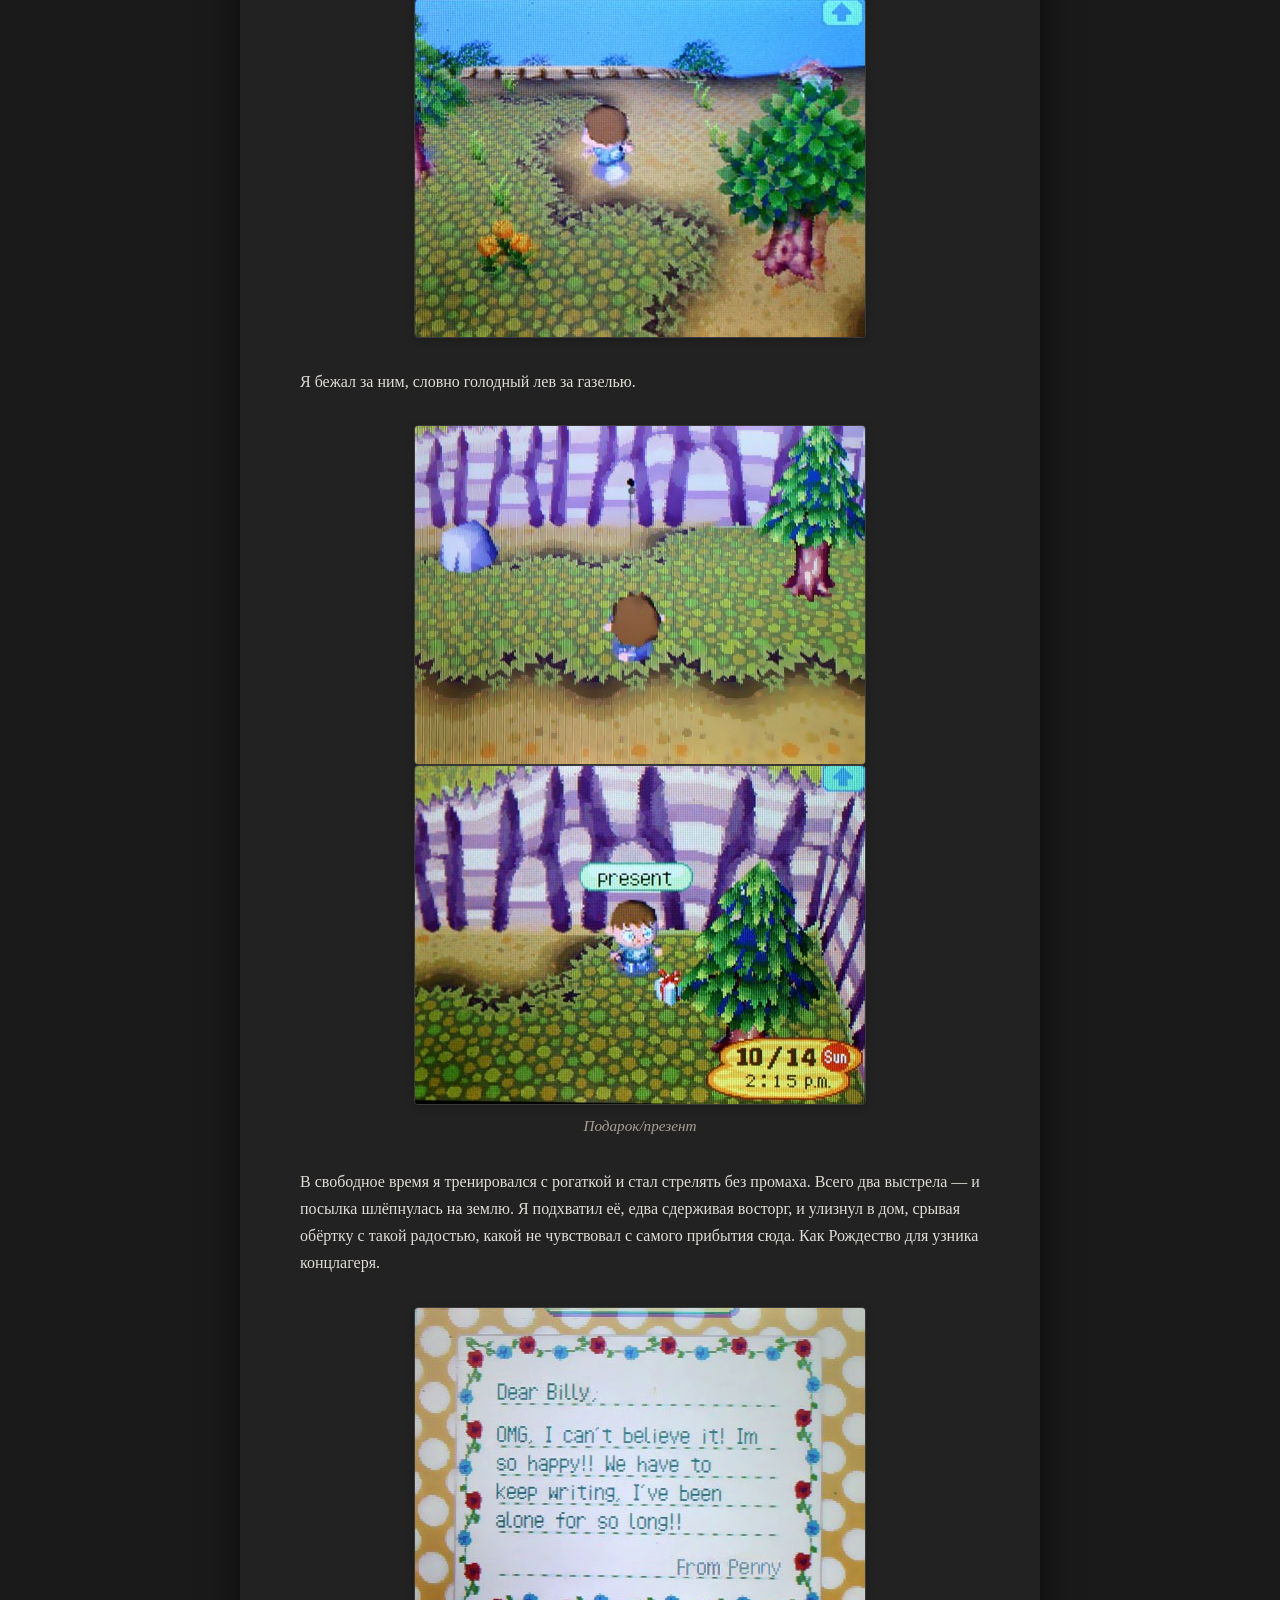
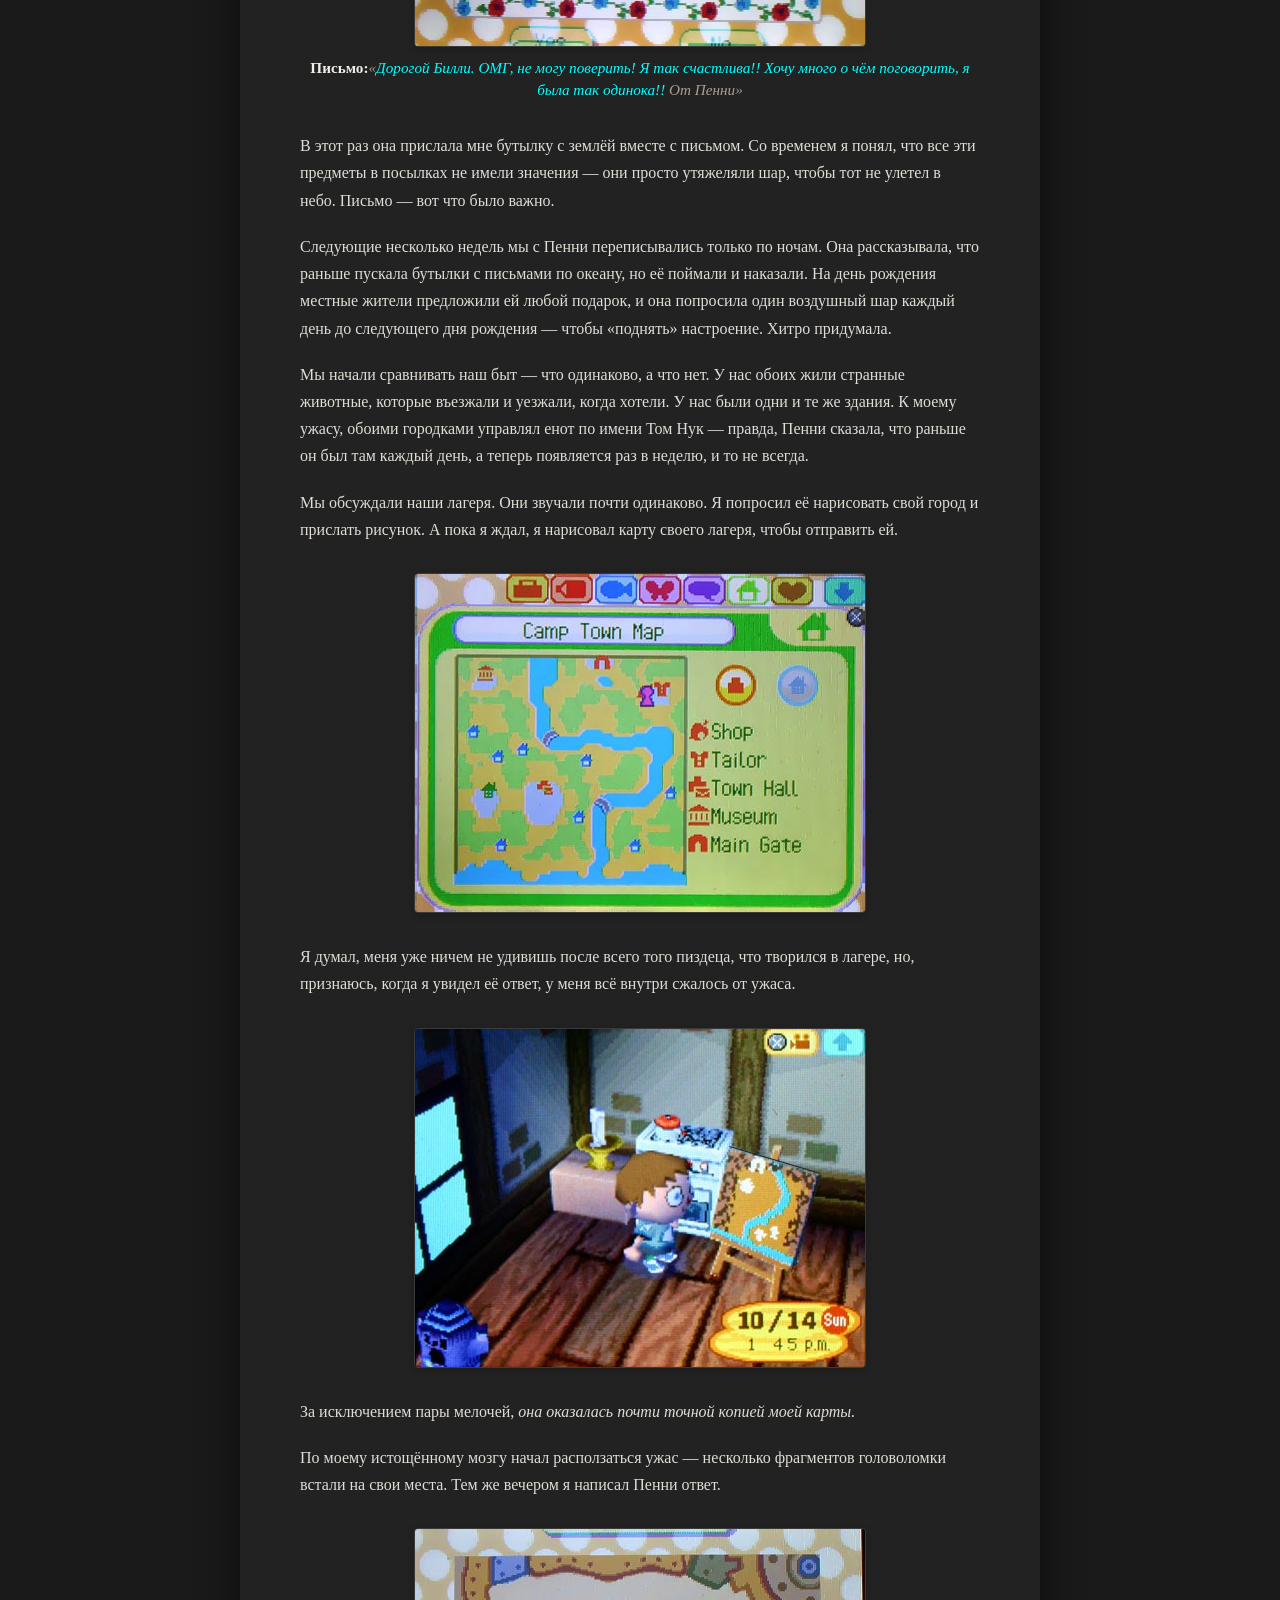
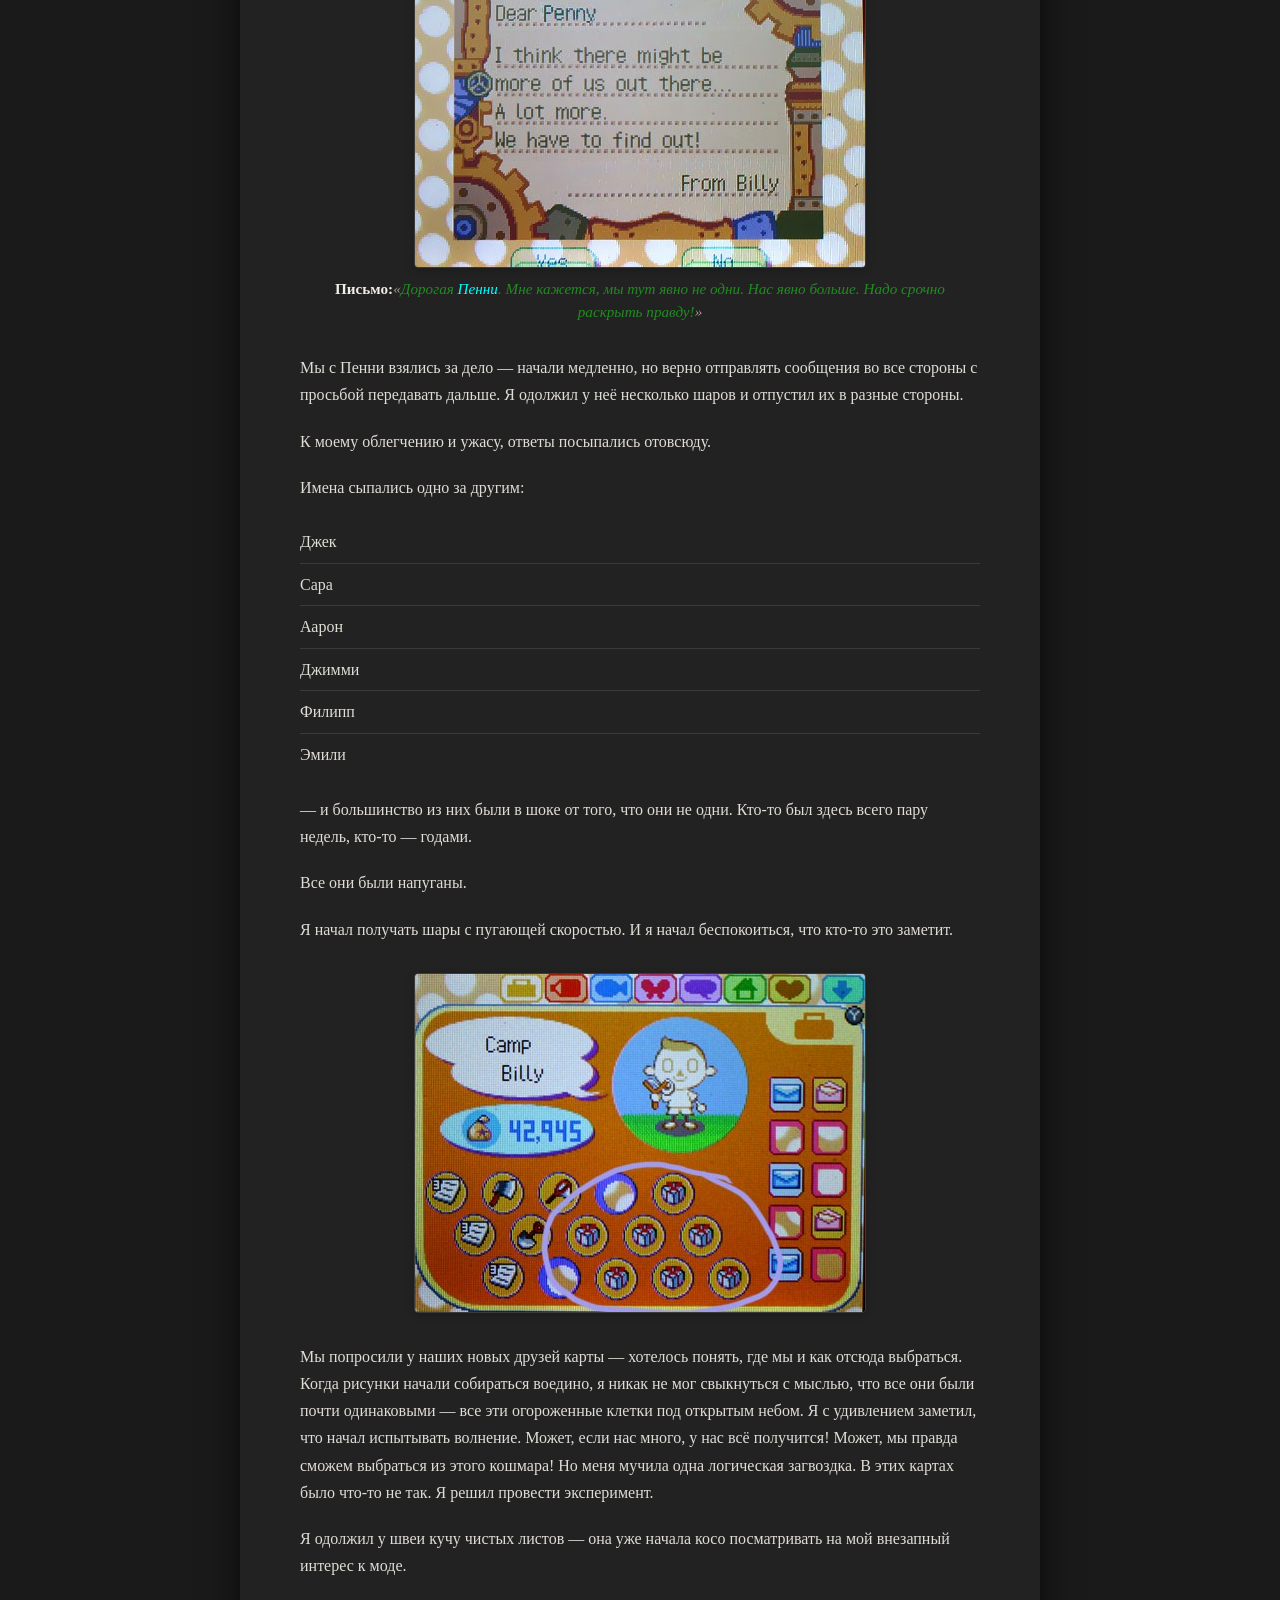
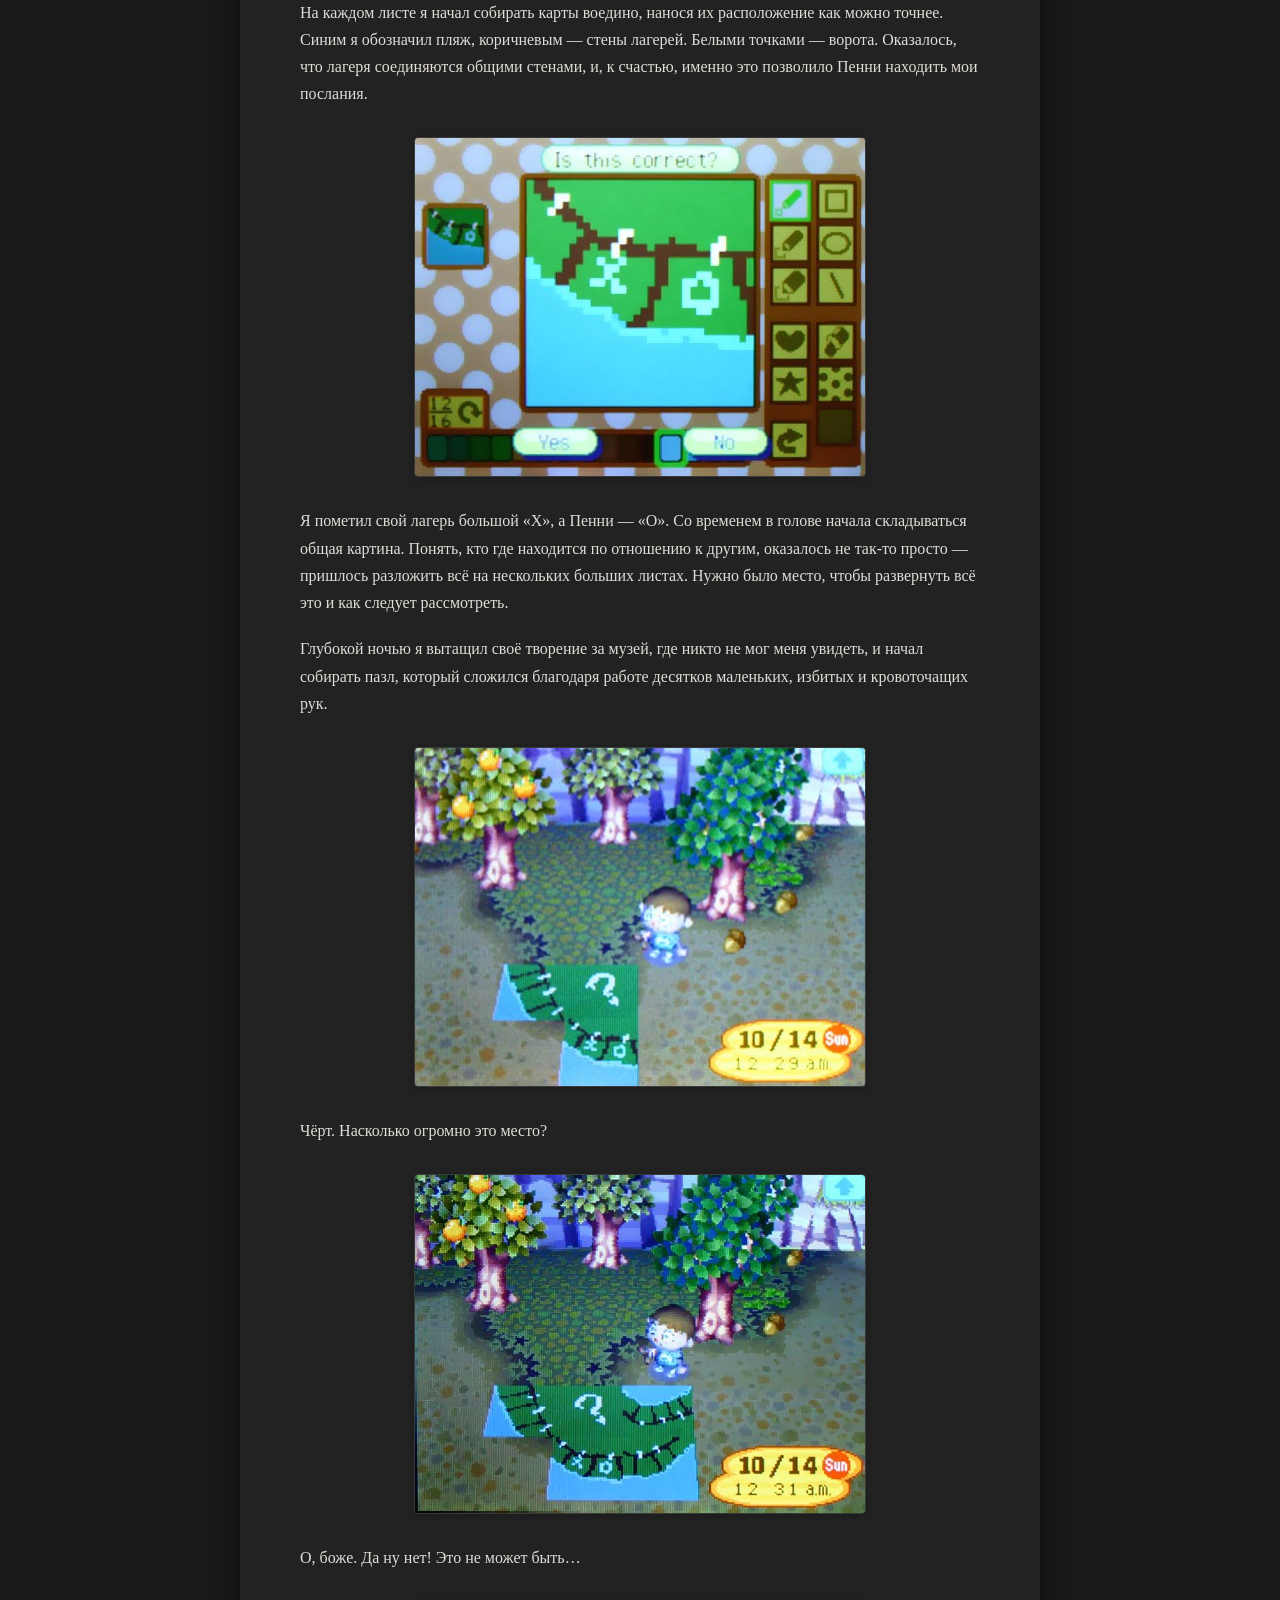
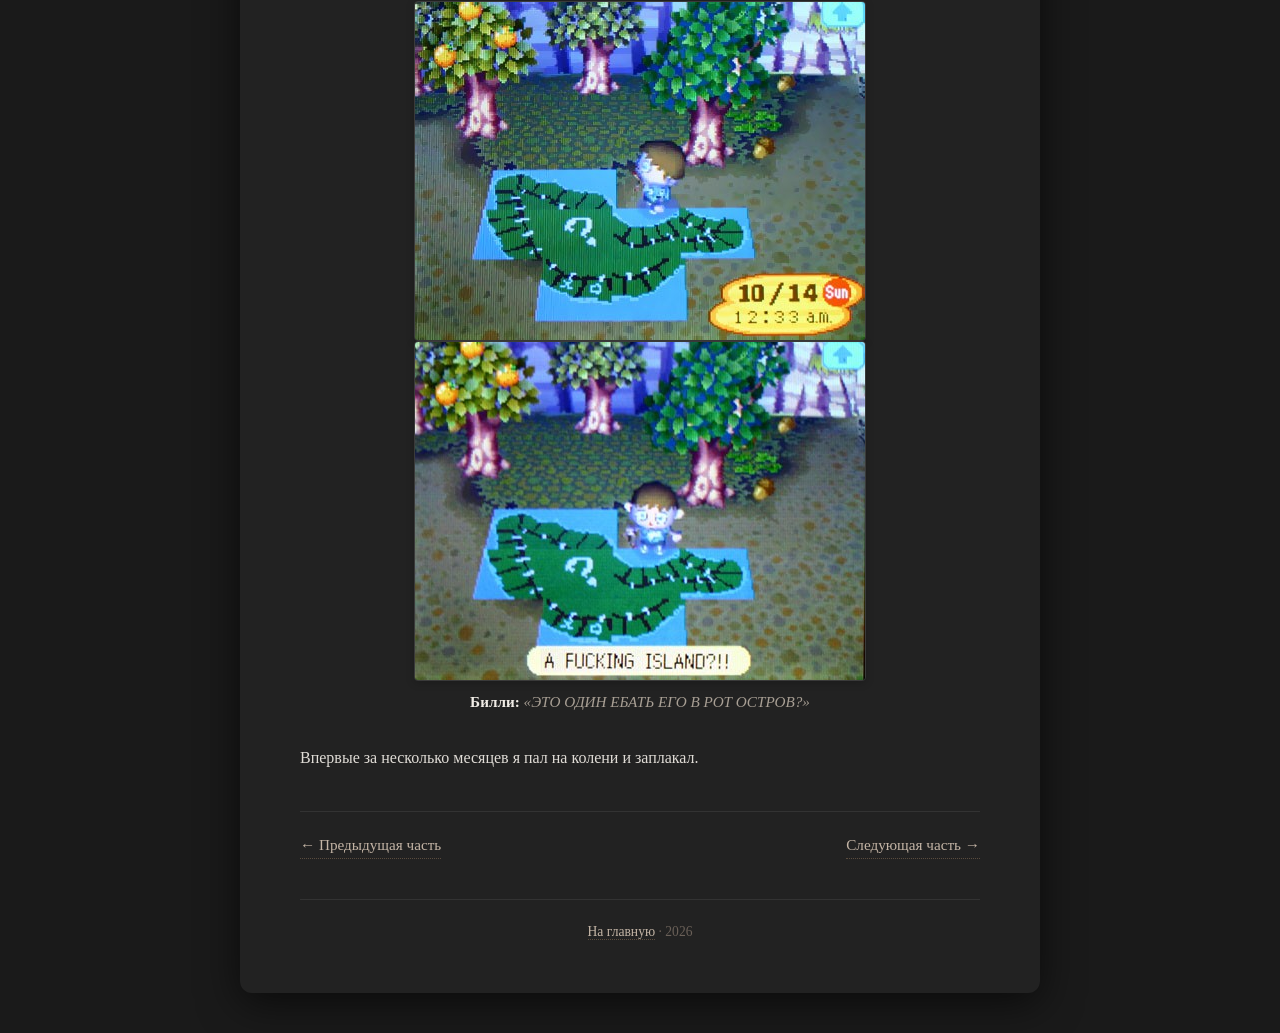
<file: part-5/index.html>
<!DOCTYPE html>
<html lang="ru">
<head>
    <meta charset="UTF-8" />
    <meta name="viewport" content="width=device-width, initial-scale=1.0" />
    <title>Глава 5</title>
    <link rel="stylesheet" href="../style.css" />
</head>
<body>
    <div class="wrapper">
        <header>
            <h1><a href="../index.html" style="color:inherit;text-decoration:none;">Ужасный секрет Animal Crossing</a></h1>
            <p class="subtitle">Глава 5: Не одинок</p>

            <!-- Кнопка переключения темы -->
            <div class="theme-toggle">
                <button id="theme-toggle-btn" aria-label="Переключить тему">
                    <span class="icon" id="theme-icon">🌙</span>
                    <span id="theme-label">Ночная тема</span>
                </button>
            </div>

            <div class="divider"></div>
        </header>

        <main>
            <nav class="chapter-nav">
                <a href="../part-4/index.html">← Предыдущая часть</a>
                <a href="../part-6/index.html">Следующая часть →</a>
            </nav>

            <div class="content">
                <p>Неужели здесь, рядом, есть ещё кто-то вроде меня — запертый в этом Лагерном аду? У меня столько вопросов, но в ответное письмо я могу втиснуть только парочку.</p>
                <figure>
                    <img src="../part-5/images/1.LetterForPenny.jpg"/>
                    <figcaption>
                        <strong>Письмо:</strong>«<span style="color: darkolivegreen;">«Дорогая Пенни. Я также нахожусь в ловушке. Откуда ты? Как долго ты там? Отправь побольше шариков КМС!!!»</span>»
                    </figcaption>
                </figure>
                <p>Теперь у меня другая проблема — как получить от неё ответ? Ветер дует на запад, так что мой шар улетит в другую сторону — не к Пенни. Да и где мне взять гелиевый шар? Мысли несутся, но я вдруг вспоминаю, что у Нука в лавке была детская рогатка. В голову приходит безумный план.</p>
                <p>Я покупаю рогатку, стараясь не выдать своего волнения. Хотя, если честно, Нуку уже, похоже, всё равно, что я делаю. А пару дней назад я заметил на витрине топор.</p>
                <figure>
                    <img src="../part-5/images/2.Axe.jpg"/>
                </figure>
                <p>Такое ощущение, что он только что совершил ошибку. Неужели он просто так даст мне купить оружие? Нет тут ли случаем подвоха?</p>
                <figure>
                    <img src="../part-5/images/3.NookAxe.jpg"/>
                    <figcaption>
                        <strong>Том Нук:</strong>«Советую тебе вырубать только те деревья, которые действительно тебе мешают!»
                    </figcaption>
                </figure>
                <p>Об этом можешь не беспокоиться, Нук.</p>
                <p>Я нахожу самую большую ракушку, засовываю туда записку и рисую на ней яркий красный крест, иду к восточной стене.</p>
                <p>Собрав последние силы усталого ребёнка, я натягиваю рогатку и отправляю свою ракушку-письмо через стену, которая выглядит подозрительно искусственной. Мне везёт — она перелетает. Ветер доносит до меня звук осыпающейся гальки с другой стороны. Я молюсь, чтобы моя догадка была верна.</p>
                <p>И меня снова вынуждают ждать. Снова вынуждают надеяться на доброту незнакомки, которая неизбежно меня подведёт.</p>
                <figure>
                    <img src="../part-5/images/4.WaitingForAnswer.jpg"/>
                </figure>
                <p>Когда я не копал, я смотрел на восток, выискивая хоть один солнечный блик на надутом шаре. Я прокручивал в голове сотни вариантов того, как всё закончится неудачей. Может, Пенни поймали. Может, её вообще нет. Может, она за сотни километров отсюда. Может, она так и не нашла моё письмо — оно, быть может, так и гниёт где-то в пустом поле.</p>
                <p>Шанс, что она его найдёт и пришлёт ответ, был один на миллион.</p>
                <p>И сегодня я сорвал джекпот.</p>
                <figure>
                    <img src="../part-5/images/5.GreenBalloon.jpg"/>
                    <img src="../part-5/images/6.RunningForIt.jpg"/>
                </figure>
                <p>Я бежал за ним, словно голодный лев за газелью.</p>
                <figure>
                    <img src="../part-5/images/7.ShoottheBalloon.jpg"/>
                    <img src="../part-5/images/8.AnotherPresent.jpg"/>
                    <figcaption>
                        <em>Подарок/презент</em>
                    </figcaption>
                </figure>
                <p>В свободное время я тренировался с рогаткой и стал стрелять без промаха. Всего два выстрела — и посылка шлёпнулась на землю. Я подхватил её, едва сдерживая восторг, и улизнул в дом, срывая обёртку с такой радостью, какой не чувствовал с самого прибытия сюда. Как Рождество для узника концлагеря.</p>
                <figure>
                    <img src="../part-5/images/9.AnotherLetterFromPenny.jpg"/>
                    <figcaption>
                        <strong>Письмо:</strong>«<span style="color: aqua;">Дорогой Билли. ОМГ, не могу поверить! Я так счастлива!! Хочу много о чём поговорить, я была так одинока!!</span> От Пенни»
                    </figcaption>
                </figure>
                <p>В этот раз она прислала мне бутылку с землёй вместе с письмом. Со временем я понял, что все эти предметы в посылках не имели значения — они просто утяжеляли шар, чтобы тот не улетел в небо. Письмо — вот что было важно.</p>
                <p>Следующие несколько недель мы с Пенни переписывались только по ночам. Она рассказывала, что раньше пускала бутылки с письмами по океану, но её поймали и наказали. На день рождения местные жители предложили ей любой подарок, и она попросила один воздушный шар каждый день до следующего дня рождения — чтобы «поднять» настроение. Хитро придумала.</p>
                <p>Мы начали сравнивать наш быт — что одинаково, а что нет. У нас обоих жили странные животные, которые въезжали и уезжали, когда хотели. У нас были одни и те же здания. К моему ужасу, обоими городками управлял енот по имени Том Нук — правда, Пенни сказала, что раньше он был там каждый день, а теперь появляется раз в неделю, и то не всегда.</p>
                <p>Мы обсуждали наши лагеря. Они звучали почти одинаково. Я попросил её нарисовать свой город и прислать рисунок. А пока я ждал, я нарисовал карту своего лагеря, чтобы отправить ей.</p>
                <figure>
                    <img src="../part-5/images/10.CampMap.jpg"/>
                </figure>
                <p>Я думал, меня уже ничем не удивишь после всего того пиздеца, что творился в лагере, но, признаюсь, когда я увидел её ответ, у меня всё внутри сжалось от ужаса.</p>
                <figure>
                    <img src="../part-5/images/11.BillyInHouse.jpg"/>
                </figure>
                <p>За исключением пары мелочей, <em>она оказалась почти точной копией моей карты.</em></p>
                <p>По моему истощённому мозгу начал расползаться ужас — несколько фрагментов головоломки встали на свои места. Тем же вечером я написал Пенни ответ.</p>
                <figure>
                    <img src="../part-5/images/12.AnotherLetterFromBilly.jpg"/>
                    <figcaption>
                        <strong>Письмо:</strong>«<span style="color: forestgreen;">Дорогая <span style="color: aqua;">Пенни</span>. Мне кажется, мы тут явно не одни. Нас явно больше. Надо срочно раскрыть правду!</span>»
                    </figcaption>
                </figure>
                <p>Мы с Пенни взялись за дело — начали медленно, но верно отправлять сообщения во все стороны с просьбой передавать дальше. Я одолжил у неё несколько шаров и отпустил их в разные стороны.</p>
                <p>К моему облегчению и ужасу, ответы посыпались отовсюду.</p>
                <style>
                    .inline-name-list { display: inline; list-style: none; padding: 0; margin: 0; }
                    .inline-name-list li { display: inline; margin-right: 8px; font-weight: bold; color: #d97a6a; }
                </style>
                <p>
                    Имена сыпались одно за другим: 
                    <style scoped>
    .name-list-plain {
        list-style: none;
        padding: 0;
        margin: 20px 0;
    }
    .name-list-plain li {
        padding: 8px 0;
        border-bottom: 1px solid var(--border-light);
        line-height: 1.6;
    }
    .name-list-plain li:last-child {
        border-bottom: none;
    }
</style>

<ul class="name-list-plain">
    <li>Джек</li>
    <li>Сара</li>
    <li>Аарон</li>
    <li>Джимми</li>
    <li>Филипп</li>
    <li>Эмили</li>
</ul>
                     — и большинство из них были в шоке от того, что они не одни. Кто-то был здесь всего пару недель, кто-то — годами.

                </p>
                <p>Все они были напуганы.</p>
                <p>Я начал получать шары с пугающей скоростью. И я начал беспокоиться, что кто-то это заметит.</p>
                <figure>
                    <img src="../part-5/images/13.ManyPresents.jpg"/>
                </figure>
                <p>Мы попросили у наших новых друзей карты — хотелось понять, где мы и как отсюда выбраться. Когда рисунки начали собираться воедино, я никак не мог свыкнуться с мыслью, что все они были почти одинаковыми — все эти огороженные клетки под открытым небом. Я с удивлением заметил, что начал испытывать волнение. Может, если нас много, у нас всё получится! Может, мы правда сможем выбраться из этого кошмара! Но меня мучила одна логическая загвоздка. В этих картах было что-то не так. Я решил провести эксперимент.</p>
                <p>Я одолжил у швеи кучу чистых листов — она уже начала косо посматривать на мой внезапный интерес к моде.</p>
                <p>На каждом листе я начал собирать карты воедино, нанося их расположение как можно точнее. Синим я обозначил пляж, коричневым — стены лагерей. Белыми точками — ворота. Оказалось, что лагеря соединяются общими стенами, и, к счастью, именно это позволило Пенни находить мои послания.</p>
                <figure>
                    <img src="../part-5/images/14.MapMark.jpg"/>
                </figure>
                <p>Я пометил свой лагерь большой «Х», а Пенни — «О». Со временем в голове начала складываться общая картина. Понять, кто где находится по отношению к другим, оказалось не так-то просто — пришлось разложить всё на нескольких больших листах. Нужно было место, чтобы развернуть всё это и как следует рассмотреть.</p>
                <p>Глубокой ночью я вытащил своё творение за музей, где никто не мог меня увидеть, и начал собирать пазл, который сложился благодаря работе десятков маленьких, избитых и кровоточащих рук.</p>
                <figure>
                    <img src="../part-5/images/15.map1.jpg"/>
                </figure>
                <p>Чёрт. Насколько огромно это место?</p>
                <figure>
                    <img src="../part-5/images/16.map2.jpg"/>
                </figure>
                <p>О, боже. Да ну нет! Это не может быть…</p>
                <figure>
                    <img src="../part-5/images/17.map3.jpg"/>
                    <img src="../part-5/images/18.FuckingIslandMap.jpg"/>
                    <figcaption>
                        <strong>Билли:</strong> «ЭТО ОДИН ЕБАТЬ ЕГО В РОТ ОСТРОВ?»
                    </figcaption>
                </figure>
                <p>Впервые за несколько месяцев я пал на колени и заплакал.</p>
            </div>

            <nav class="chapter-nav bottom">
                <a href="../part-4/index.html">← Предыдущая часть</a>
                <a href="../part-6/index.html">Следующая часть →</a>
            </nav>
        </main>

        <footer>
            <p><a href="../index.html">На главную</a> · 2026</p>
        </footer>
    </div>

    <script src="../theme.js"></script>
</body>
</html>
</file>
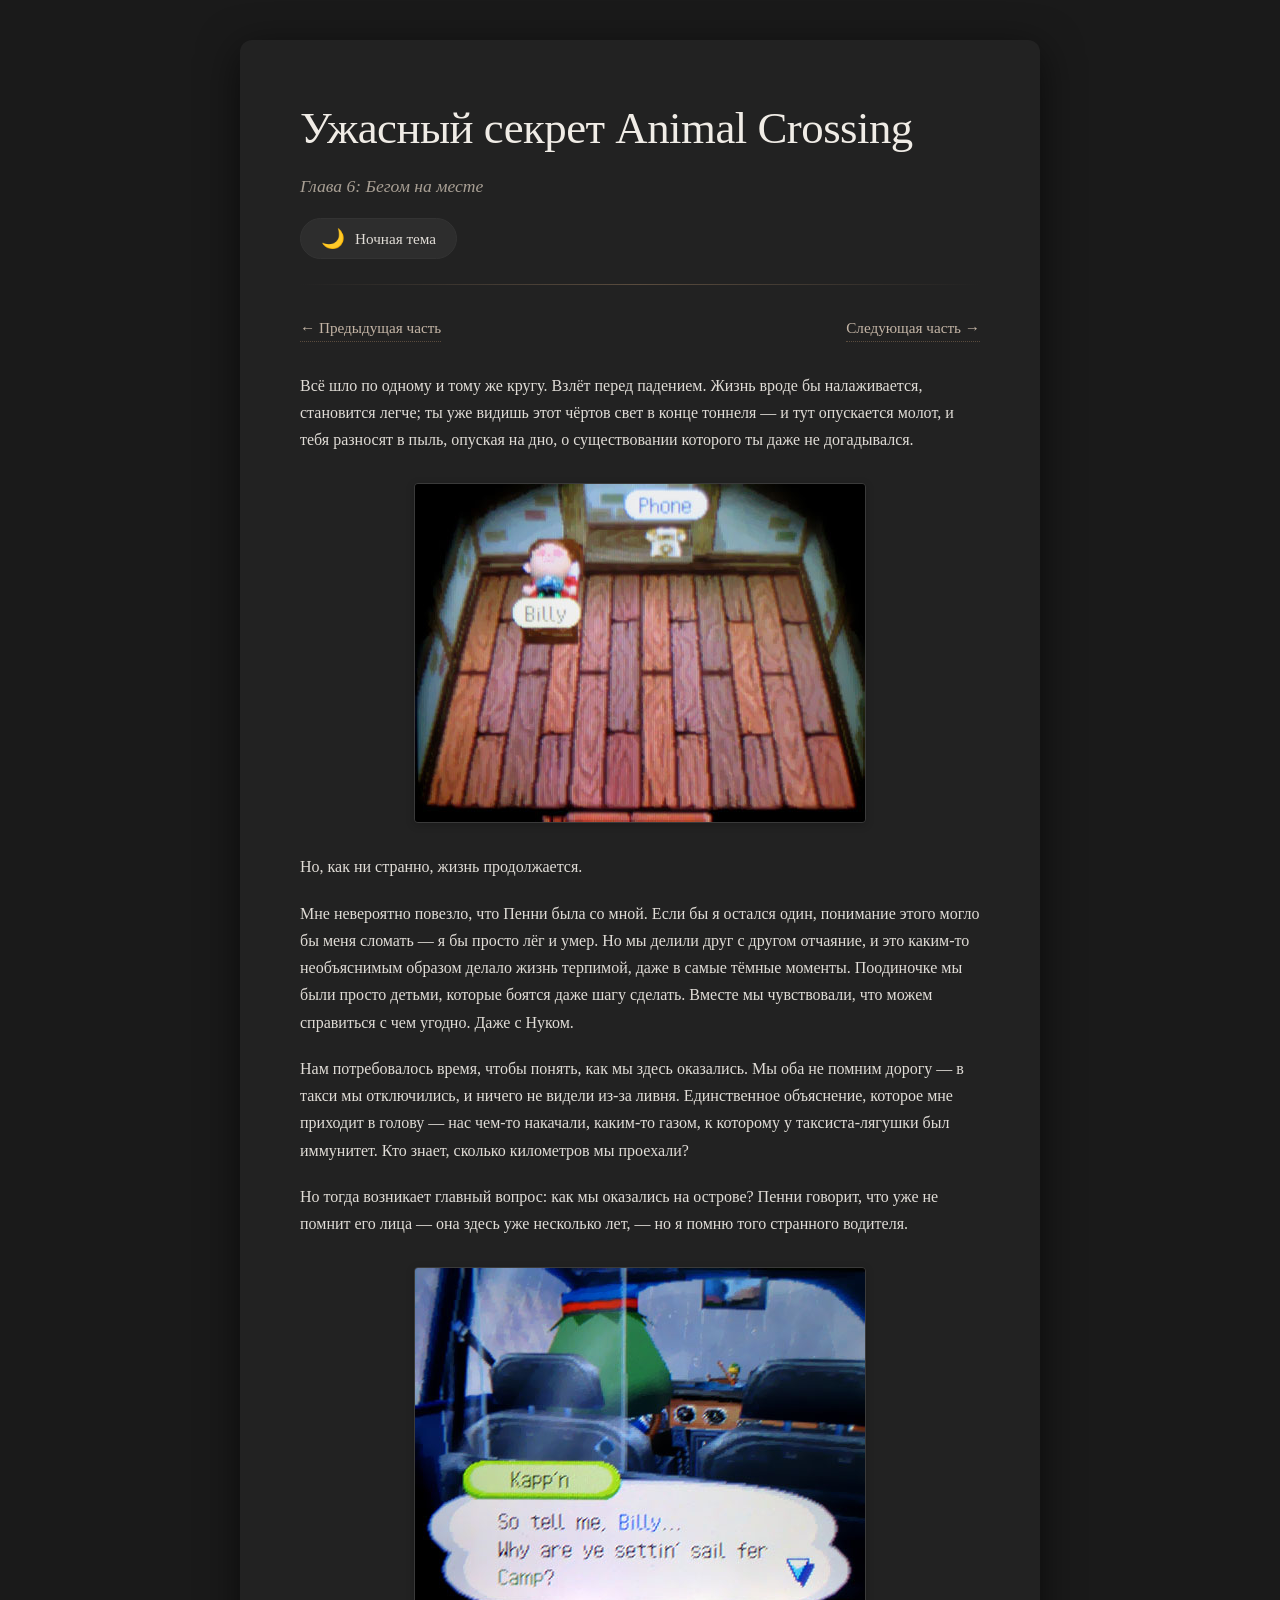
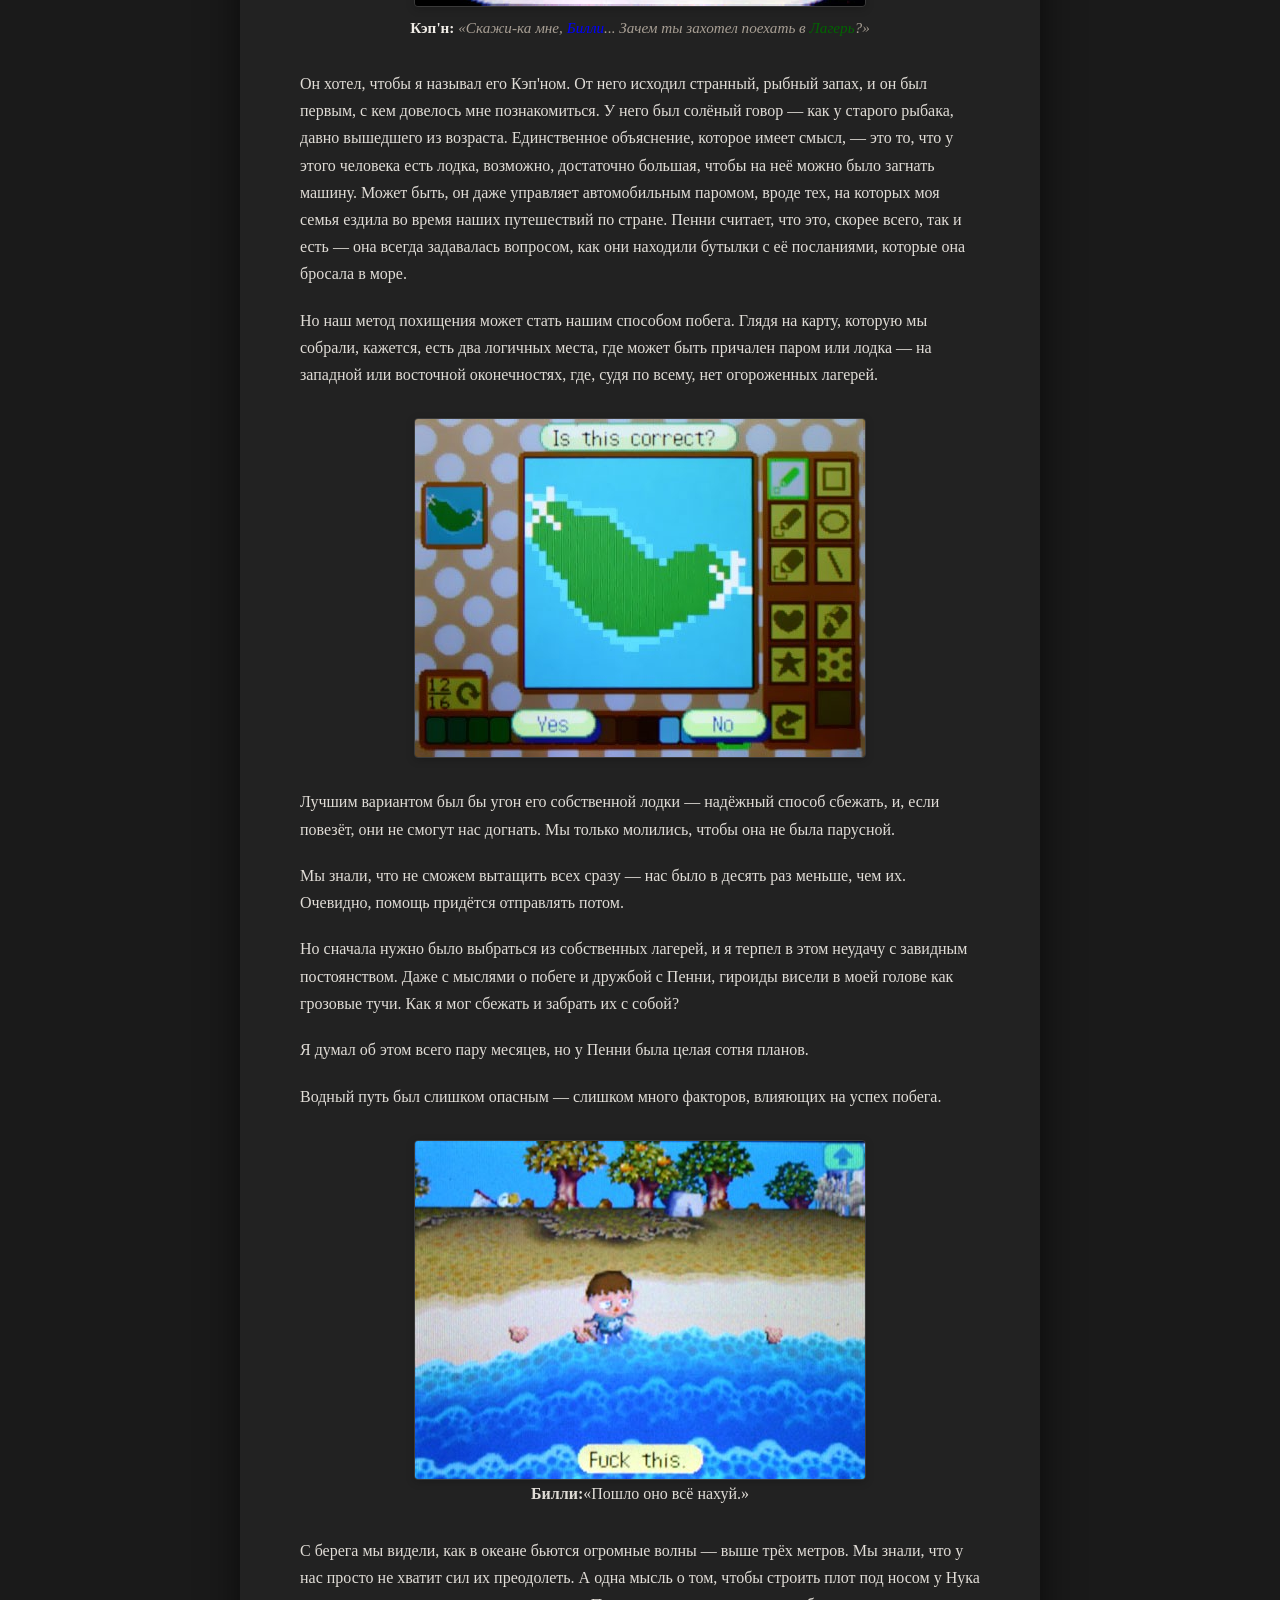
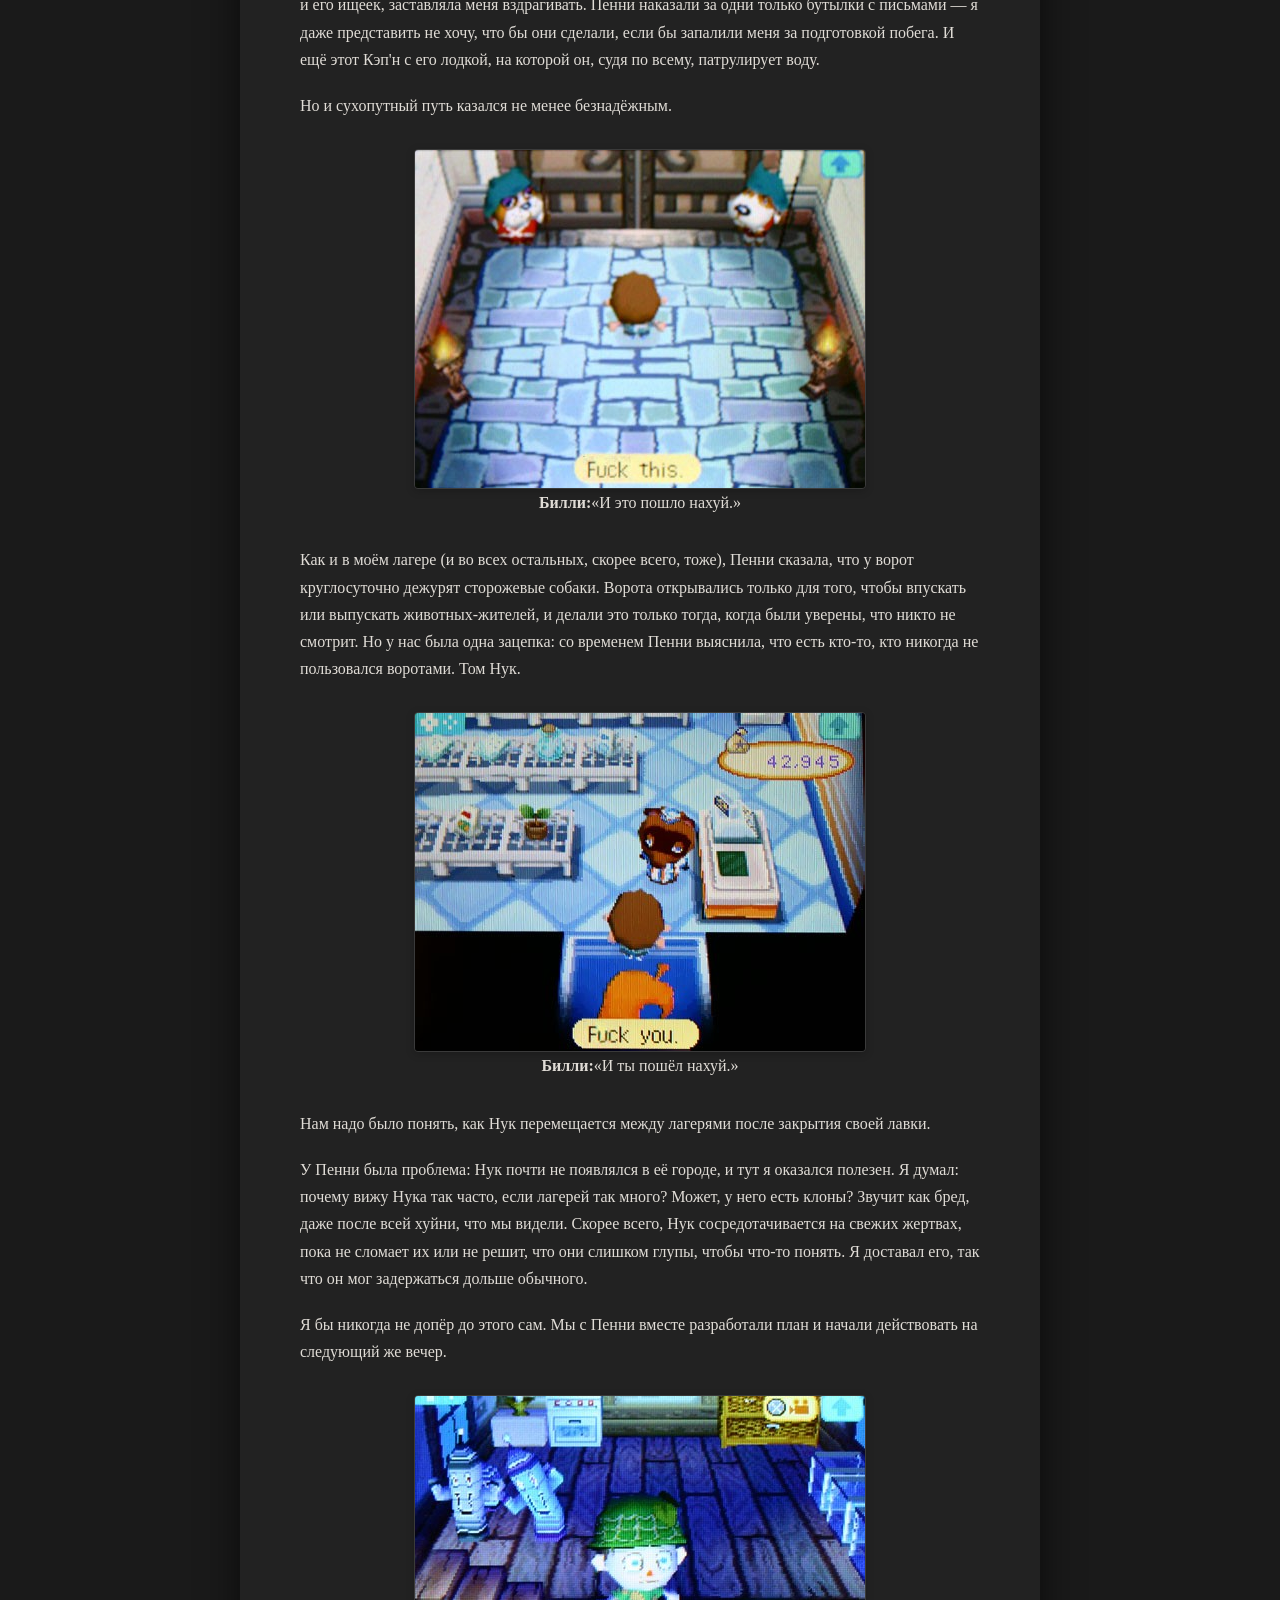
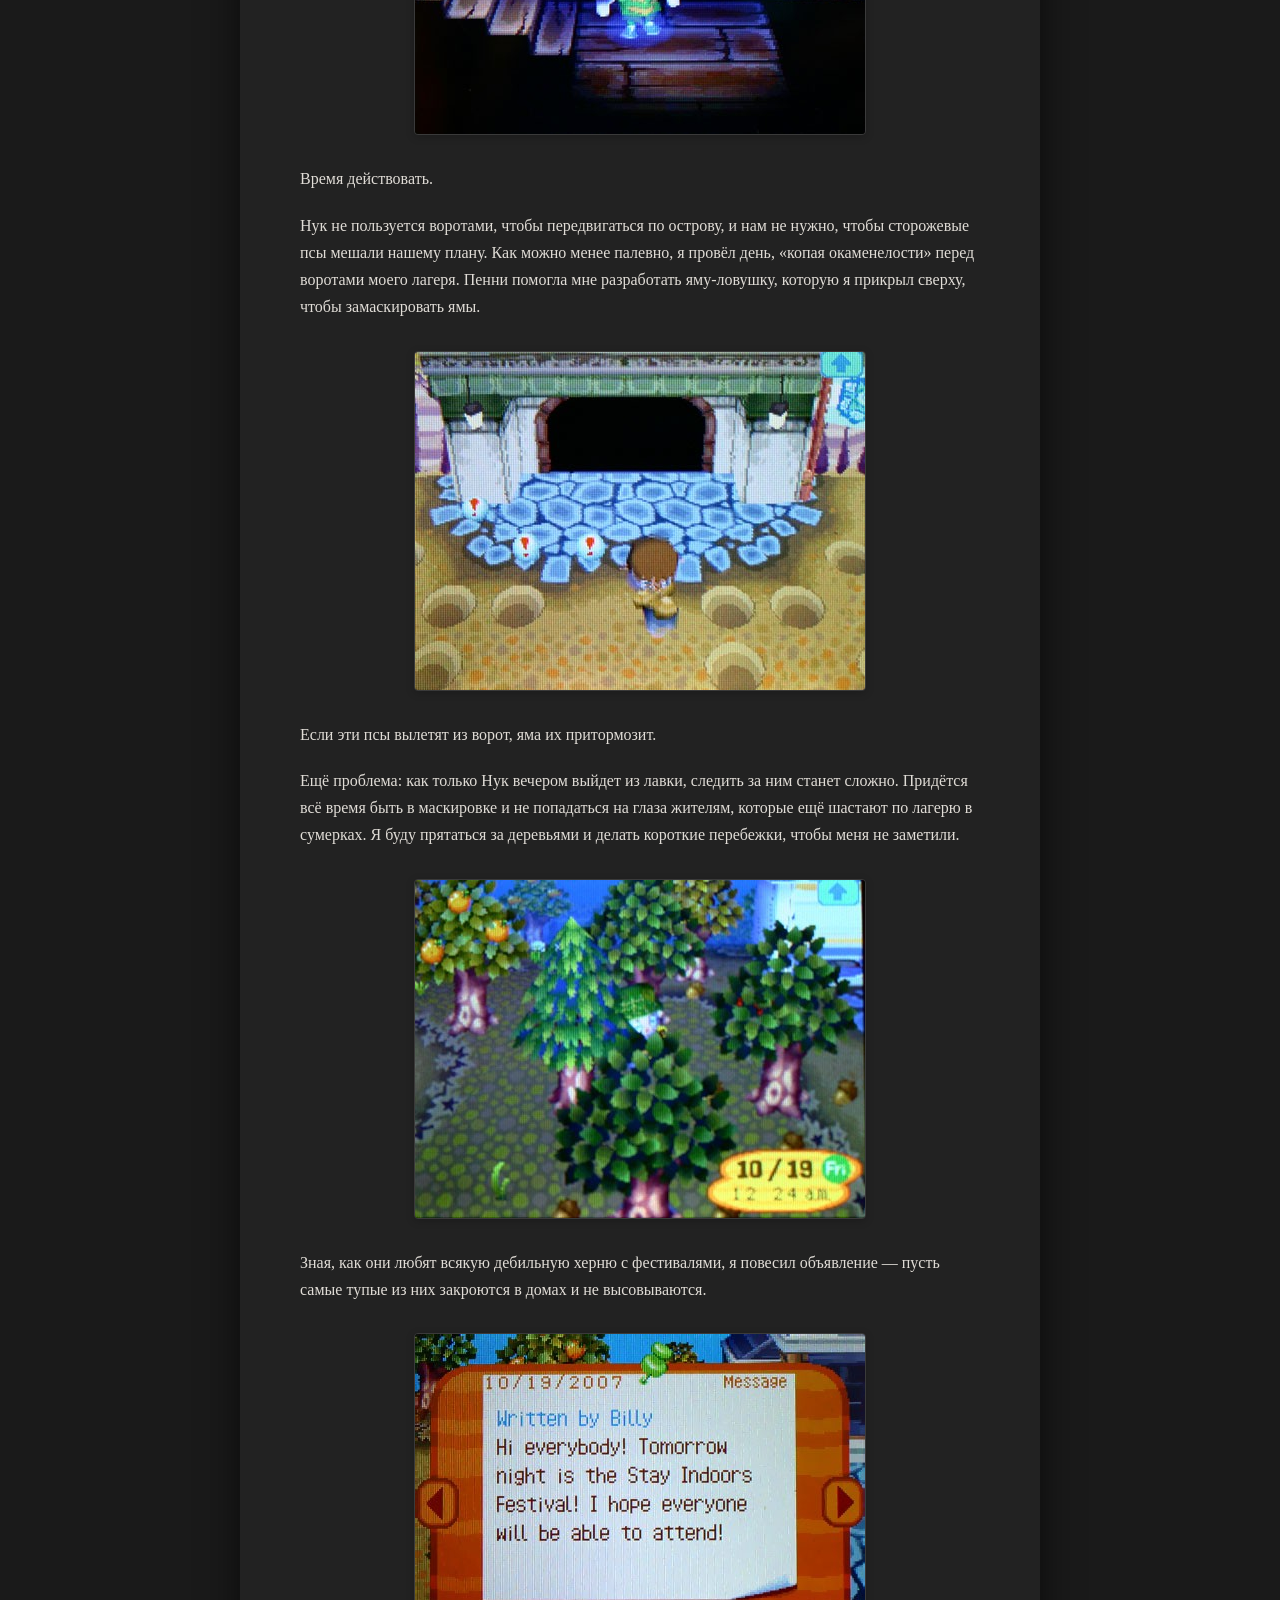
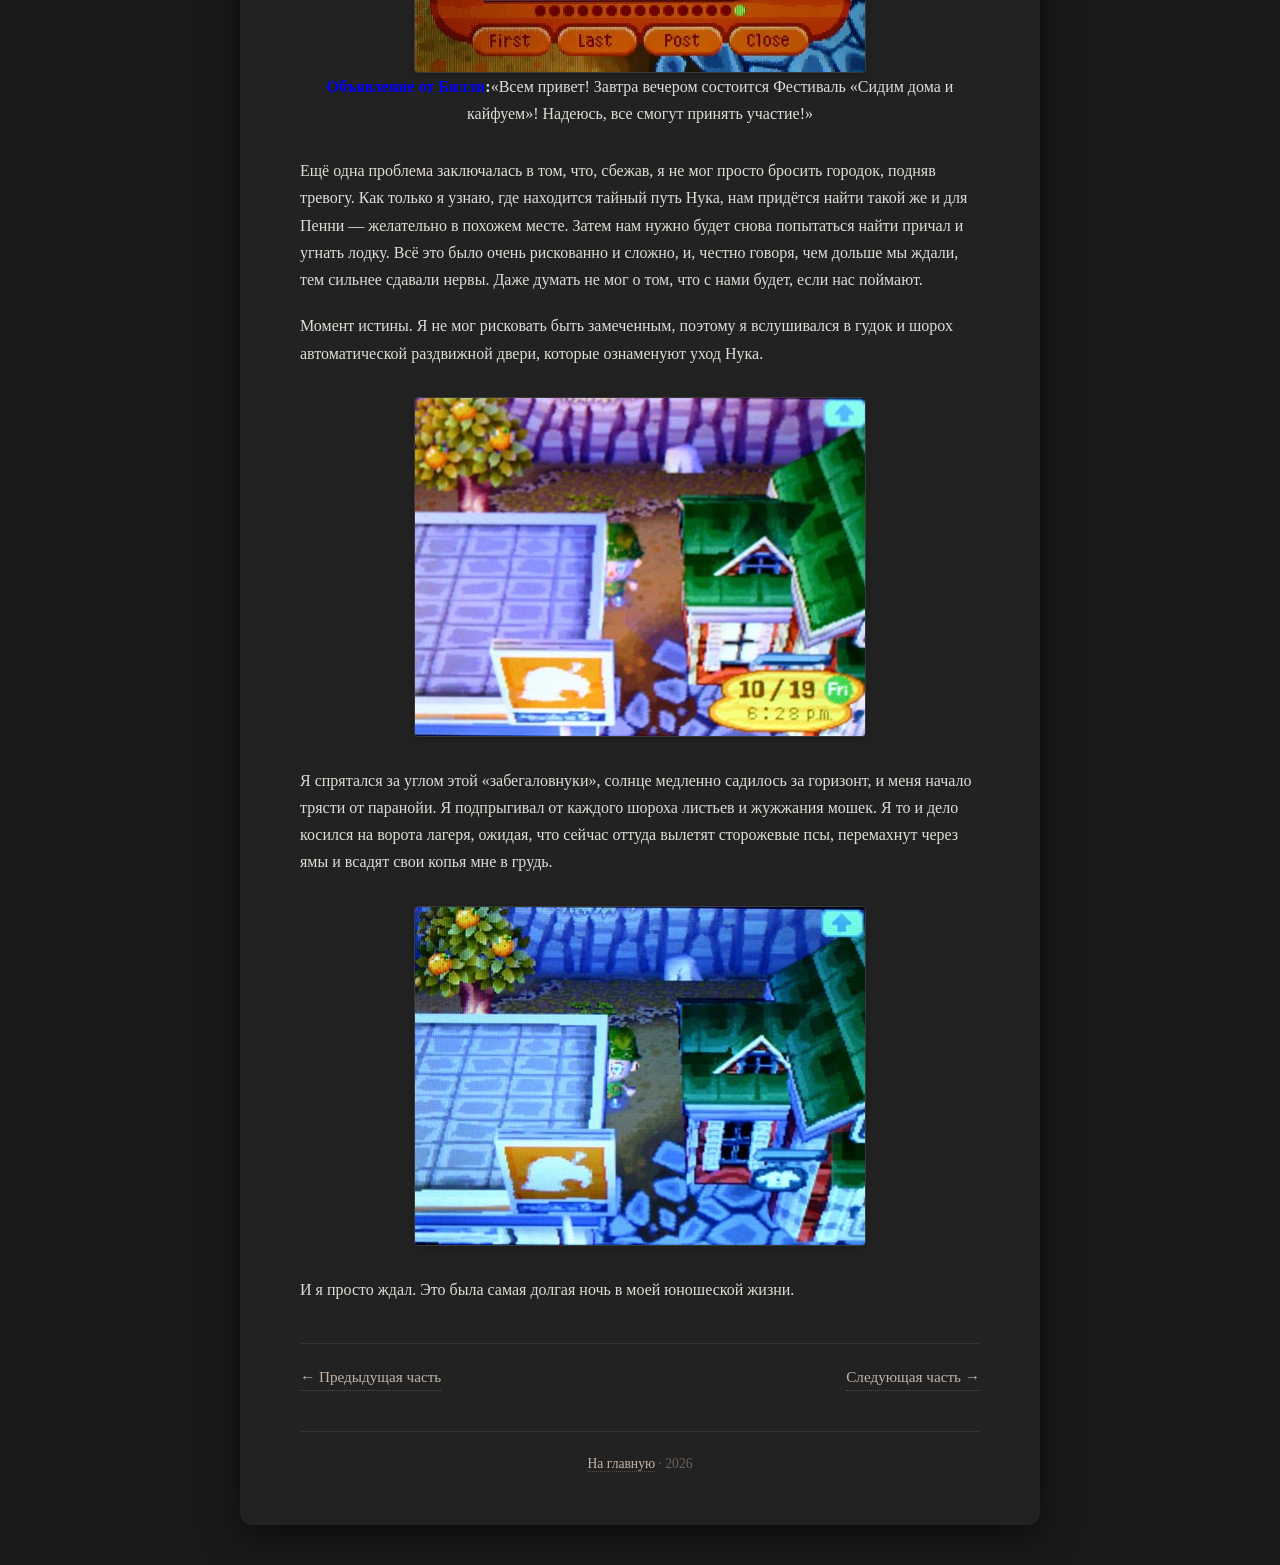
<file: part-6/index.html>
<!DOCTYPE html>
<html lang="ru">
<head>
    <meta charset="UTF-8" />
    <meta name="viewport" content="width=device-width, initial-scale=1.0" />
    <title>Глава 6</title>
    <link rel="stylesheet" href="../style.css" />
</head>
<body>
    <div class="wrapper">
        <header>
            <h1><a href="../index.html" style="color:inherit;text-decoration:none;">Ужасный секрет Animal Crossing</a></h1>
            <p class="subtitle">Глава 6: Бегом на месте</p>

            <!-- Кнопка переключения темы -->
            <div class="theme-toggle">
                <button id="theme-toggle-btn" aria-label="Переключить тему">
                    <span class="icon" id="theme-icon">🌙</span>
                    <span id="theme-label">Ночная тема</span>
                </button>
            </div>

            <div class="divider"></div>
        </header>

        <main>
            <nav class="chapter-nav">
                <a href="../part-5/index.html">← Предыдущая часть</a>
                <a href="../part-7/index.html">Следующая часть →</a>
            </nav>

            <div class="content">
                <p>Всё шло по одному и тому же кругу. Взлёт перед падением. Жизнь вроде бы налаживается, становится легче; ты уже видишь этот чёртов свет в конце тоннеля — и тут опускается молот, и тебя разносят в пыль, опуская на дно, о существовании которого ты даже не догадывался.</p>
                <figure>
                    <img src="../part-2/images/1.BillySleep.jpg"/>
                </figure>
                <p>Но, как ни странно, жизнь продолжается.</p>
                <p>Мне невероятно повезло, что Пенни была со мной. Если бы я остался один, понимание этого могло бы меня сломать — я бы просто лёг и умер. Но мы делили друг с другом отчаяние, и это каким-то необъяснимым образом делало жизнь терпимой, даже в самые тёмные моменты. Поодиночке мы были просто детьми, которые боятся даже шагу сделать. Вместе мы чувствовали, что можем справиться с чем угодно. Даже с Нуком.</p>
                <p>Нам потребовалось время, чтобы понять, как мы здесь оказались. Мы оба не помним дорогу — в такси мы отключились, и ничего не видели из-за ливня. Единственное объяснение, которое мне приходит в голову — нас чем-то накачали, каким-то газом, к которому у таксиста-лягушки был иммунитет. Кто знает, сколько километров мы проехали?</p>
                <p>Но тогда возникает главный вопрос: как мы оказались на острове? Пенни говорит, что уже не помнит его лица — она здесь уже несколько лет, — но я помню того странного водителя.</p>
                <figure>
                    <img src="../part-1/images/1.Car_Scene.jpg" alt="Описание картинки" />
                    <figcaption>
                        <strong>Кэп'н:</strong> «Скажи-ка мне, <span style="color:blue">Билли</span>... Зачем ты захотел поехать в <span style="color: darkgreen;">Лагерь</span>?»
                    </figcaption>
                </figure>
                <p>Он хотел, чтобы я называл его Кэп'ном. От него исходил странный, рыбный запах, и он был первым, с кем довелось мне познакомиться. У него был солёный говор — как у старого рыбака, давно вышедшего из возраста. Единственное объяснение, которое имеет смысл, — это то, что у этого человека есть лодка, возможно, достаточно большая, чтобы на неё можно было загнать машину. Может быть, он даже управляет автомобильным паромом, вроде тех, на которых моя семья ездила во время наших путешествий по стране. Пенни считает, что это, скорее всего, так и есть — она всегда задавалась вопросом, как они находили бутылки с её посланиями, которые она бросала в море.</p>
                <p>Но наш метод похищения может стать нашим способом побега. Глядя на карту, которую мы собрали, кажется, есть два логичных места, где может быть причален паром или лодка — на западной или восточной оконечностях, где, судя по всему, нет огороженных лагерей.</p>
                <figure>
                    <img src="../part-6/images/1.Map.jpg"/>
                </figure>
                <p>Лучшим вариантом был бы угон его собственной лодки — надёжный способ сбежать, и, если повезёт, они не смогут нас догнать. Мы только молились, чтобы она не была парусной.</p>
                <p>Мы знали, что не сможем вытащить всех сразу — нас было в десять раз меньше, чем их. Очевидно, помощь придётся отправлять потом.</p>
                <p>Но сначала нужно было выбраться из собственных лагерей, и я терпел в этом неудачу с завидным постоянством. Даже с мыслями о побеге и дружбой с Пенни, гироиды висели в моей голове как грозовые тучи. Как я мог сбежать и забрать их с собой?</p>
                <p>Я думал об этом всего пару месяцев, но у Пенни была целая сотня планов.</p>
                <p>Водный путь был слишком опасным — слишком много факторов, влияющих на успех побега.</p>
                <figure>
                    <img src="../part-6/images/2.FuckThis.jpg"/>
                    <strong>Билли:</strong>«Пошло оно всё нахуй.»
                </figure>
                <p>С берега мы видели, как в океане бьются огромные волны — выше трёх метров. Мы знали, что у нас просто не хватит сил их преодолеть. А одна мысль о том, чтобы строить плот под носом у Нука и его ищеек, заставляла меня вздрагивать. Пенни наказали за одни только бутылки с письмами — я даже представить не хочу, что бы они сделали, если бы запалили меня за подготовкой побега. И ещё этот Кэп'н с его лодкой, на которой он, судя по всему, патрулирует воду.</p>
                <p>Но и сухопутный путь казался не менее безнадёжным.</p>
                <figure>
                    <img src="../part-6/images/3.FuckYouDogs.jpg"/>
                    <strong>Билли:</strong>«И это пошло нахуй.»
                </figure>
                <p>Как и в моём лагере (и во всех остальных, скорее всего, тоже), Пенни сказала, что у ворот круглосуточно дежурят сторожевые собаки. Ворота открывались только для того, чтобы впускать или выпускать животных-жителей, и делали это только тогда, когда были уверены, что никто не смотрит. Но у нас была одна зацепка: со временем Пенни выяснила, что есть кто-то, кто никогда не пользовался воротами. Том Нук.</p>
                <figure>
                    <img src="../part-6/images/4.FuckYouNook.jpg"/>
                    <strong>Билли:</strong>«И ты пошёл нахуй.»
                </figure>
                <p>Нам надо было понять, как Нук перемещается между лагерями после закрытия своей лавки.</p>
                <p>У Пенни была проблема: Нук почти не появлялся в её городе, и тут я оказался полезен. Я думал: почему вижу Нука так часто, если лагерей так много? Может, у него есть клоны? Звучит как бред, даже после всей хуйни, что мы видели. Скорее всего, Нук сосредотачивается на свежих жертвах, пока не сломает их или не решит, что они слишком глупы, чтобы что-то понять. Я доставал его, так что он мог задержаться дольше обычного.</p>
                <p>Я бы никогда не допёр до этого сам. Мы с Пенни вместе разработали план и начали действовать на следующий же вечер.</p>
                <figure>
                    <img src="../part-6/images/5.MillitaryBilly.jpg"/>
                </figure>
                <p>Время действовать.</p>
                <p>Нук не пользуется воротами, чтобы передвигаться по острову, и нам не нужно, чтобы сторожевые псы мешали нашему плану. Как можно менее палевно, я провёл день, «копая окаменелости» перед воротами моего лагеря. Пенни помогла мне разработать яму-ловушку, которую я прикрыл сверху, чтобы замаскировать ямы.</p>
                <figure>
                    <img src="../part-6/images/6.DiggingHoles.jpg"/>
                </figure>
                <p>Если эти псы вылетят из ворот, яма их притормозит.</p>
                <p>Ещё проблема: как только Нук вечером выйдет из лавки, следить за ним станет сложно. Придётся всё время быть в маскировке и не попадаться на глаза жителям, которые ещё шастают по лагерю в сумерках. Я буду прятаться за деревьями и делать короткие перебежки, чтобы меня не заметили.</p>
                <figure>
                    <img src="../part-6/images/7.MillitaryBilly.jpg"/>
                </figure>
                <p>Зная, как они любят всякую дебильную херню с фестивалями, я повесил объявление — пусть самые тупые из них закроются в домах и не высовываются.</p>
                <figure>
                    <img src="../part-6/images/8.NoticeByBilly.jpg"/>
                    <strong><span style="color: blue;">Объявление от Билли</span>:</strong>«Всем привет! Завтра вечером состоится Фестиваль «Сидим дома и кайфуем»! Надеюсь, все смогут принять участие!»
                </figure>
                <p>Ещё одна проблема заключалась в том, что, сбежав, я не мог просто бросить городок, подняв тревогу. Как только я узнаю, где находится тайный путь Нука, нам придётся найти такой же и для Пенни — желательно в похожем месте. Затем нам нужно будет снова попытаться найти причал и угнать лодку. Всё это было очень рискованно и сложно, и, честно говоря, чем дольше мы ждали, тем сильнее сдавали нервы. Даже думать не мог о том, что с нами будет, если нас поймают.</p>
                <p>Момент истины. Я не мог рисковать быть замеченным, поэтому я вслушивался в гудок и шорох автоматической раздвижной двери, которые ознаменуют уход Нука.</p>
                <figure>
                    <img src="../part-6/images/9.BillyStealth.jpg"/>
                </figure>
                <p>Я спрятался за углом этой «забегаловнуки», солнце медленно садилось за горизонт, и меня начало трясти от паранойи. Я подпрыгивал от каждого шороха листьев и жужжания мошек. Я то и дело косился на ворота лагеря, ожидая, что сейчас оттуда вылетят сторожевые псы, перемахнут через ямы и всадят свои копья мне в грудь.</p>
                <figure>
                    <img src="../part-6/images/10.BillyStealth.jpg"/>
                </figure>
                <p>И я просто ждал. Это была самая долгая ночь в моей юношеской жизни.</p>
            </div>

            <nav class="chapter-nav bottom">
                <a href="../part-5/index.html">← Предыдущая часть</a>
                <a href="../part-7/index.html">Следующая часть →</a>
            </nav>
        </main>

        <footer>
            <p><a href="../index.html">На главную</a> · 2026</p>
        </footer>
    </div>

    <script src="../theme.js"></script>
</body>
</html>
</file>
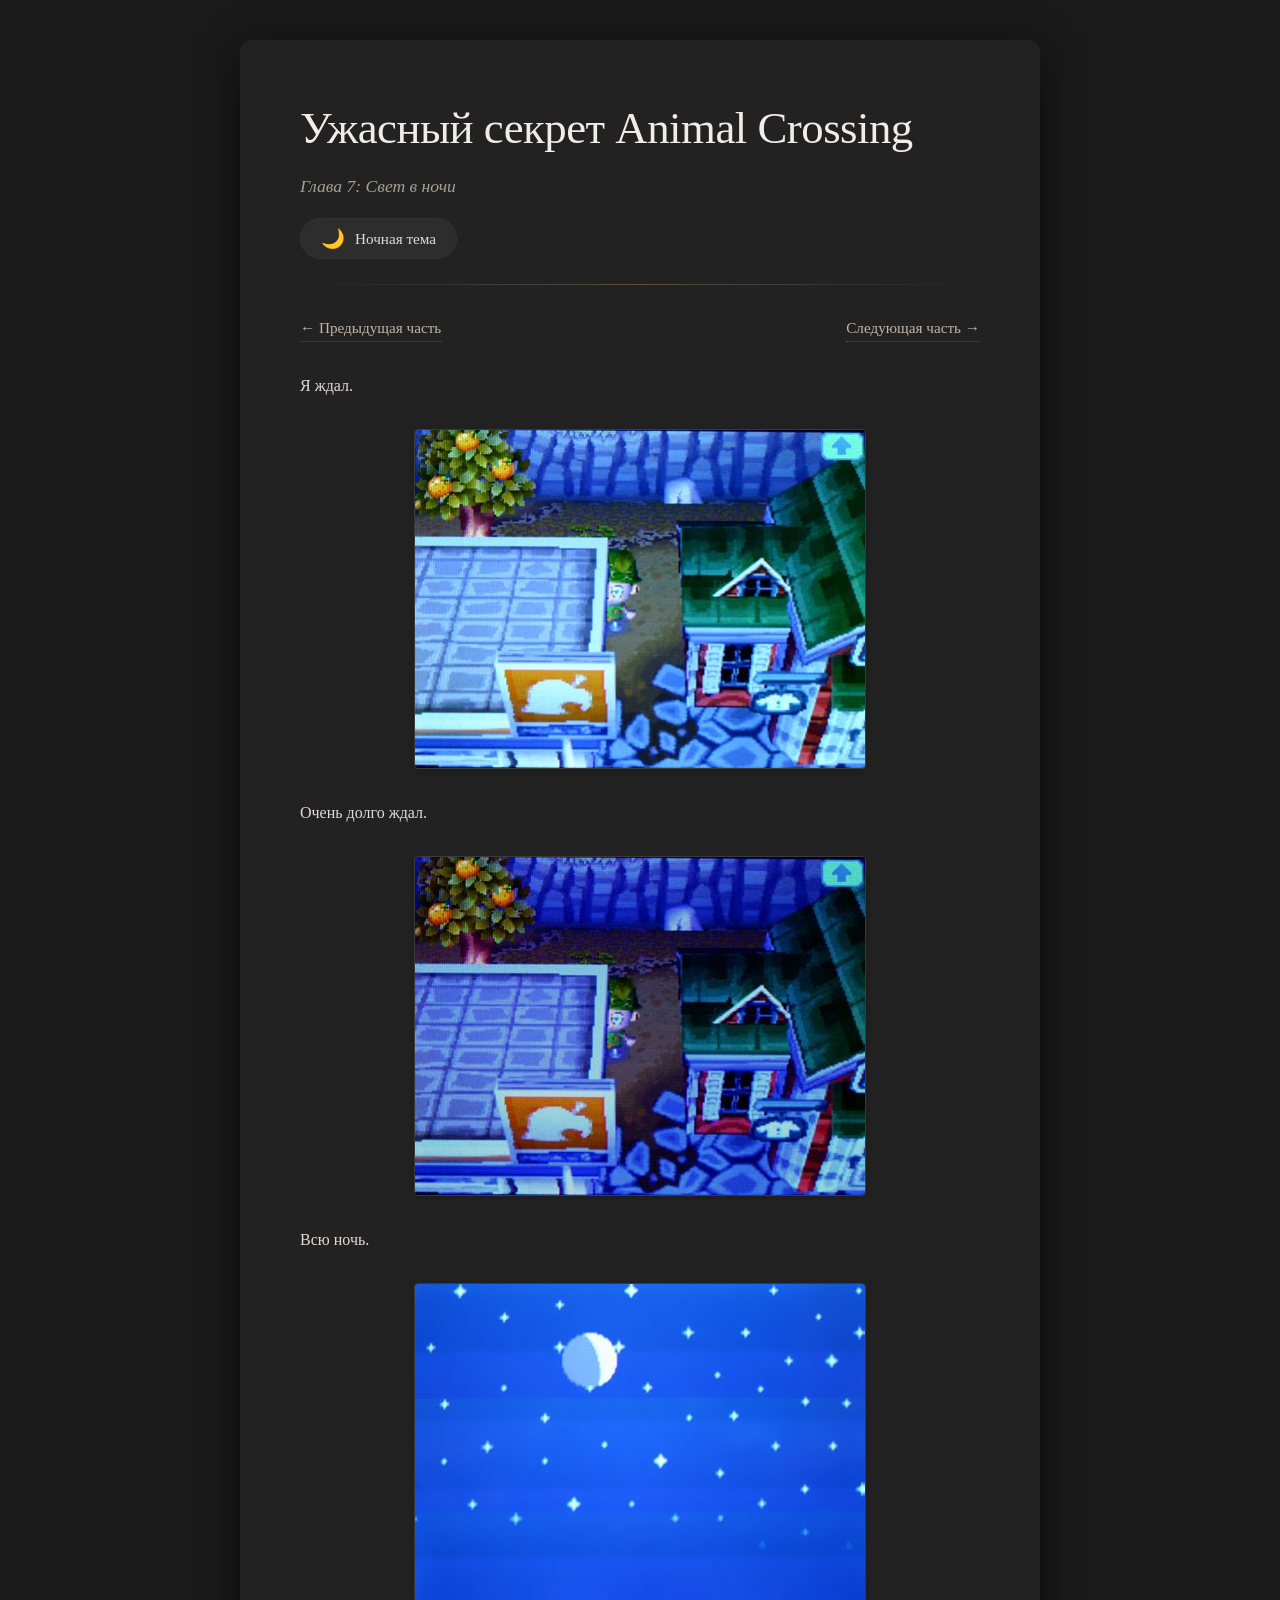
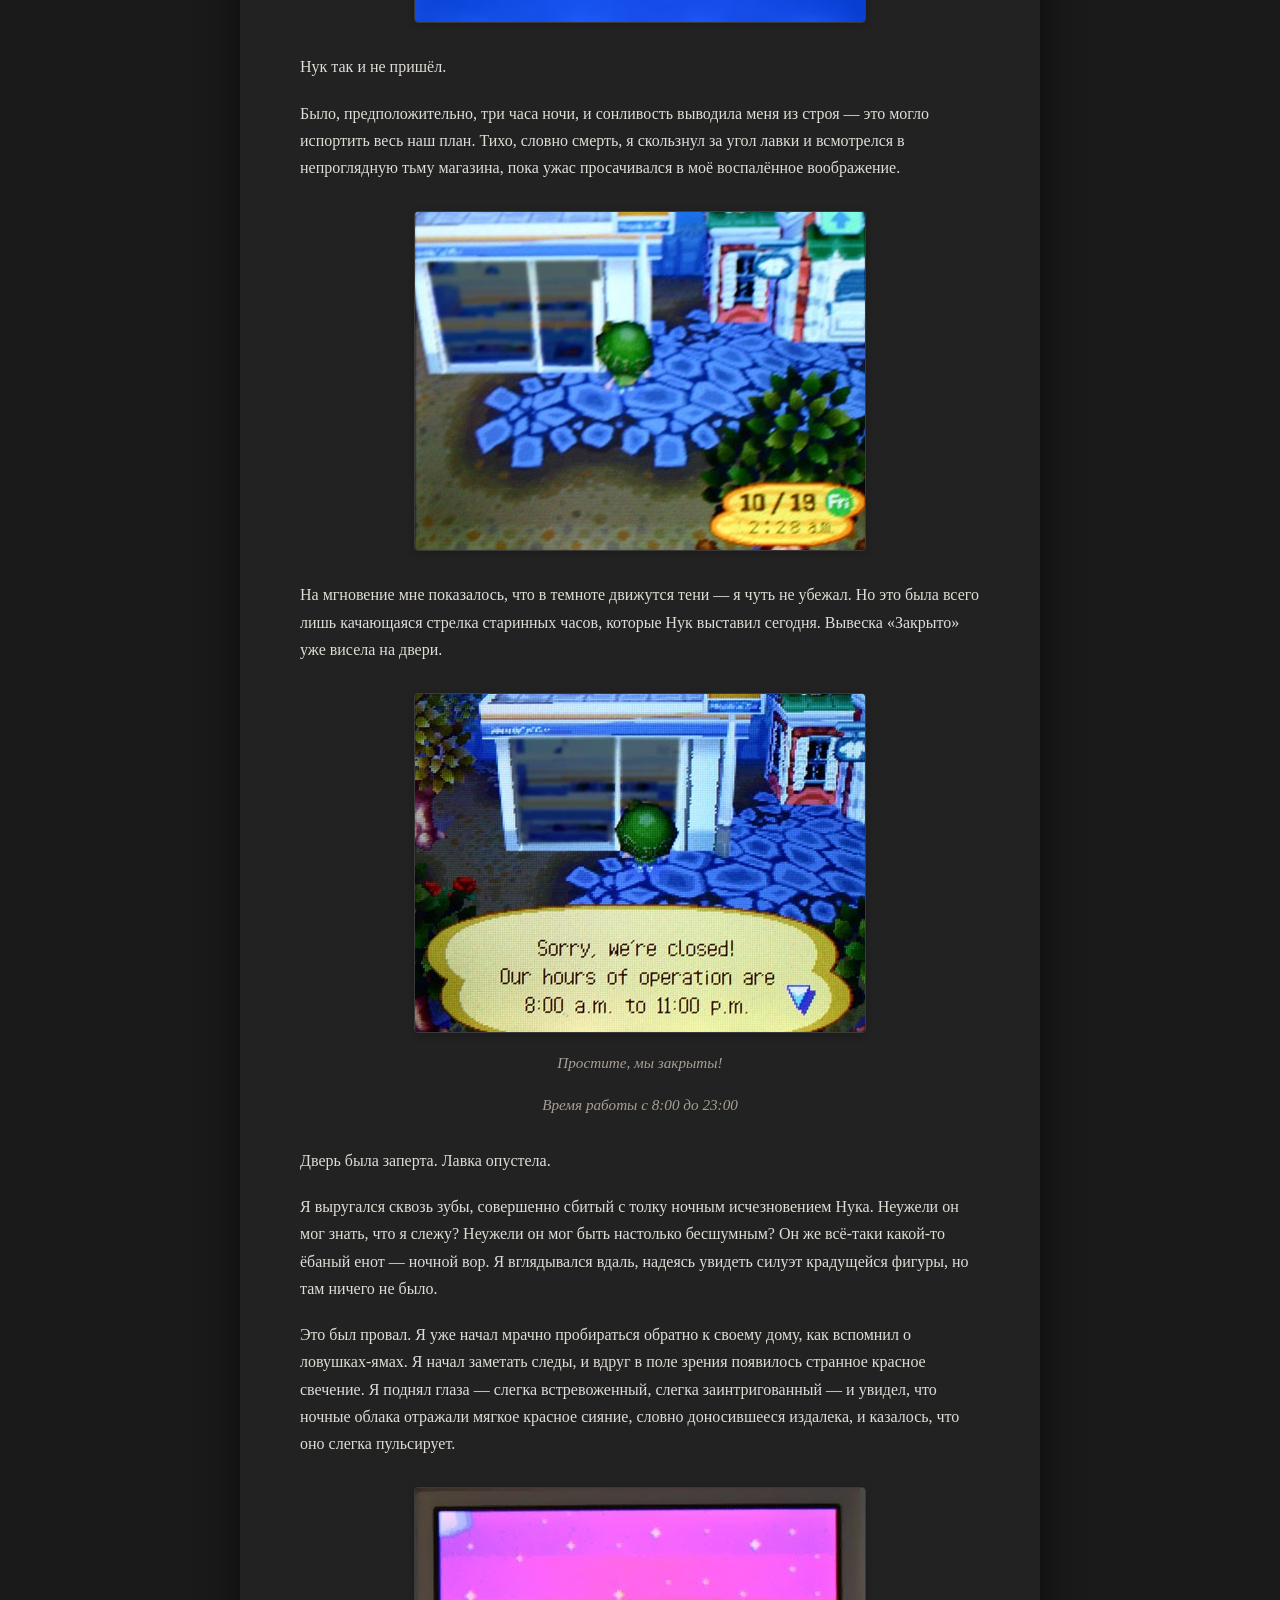
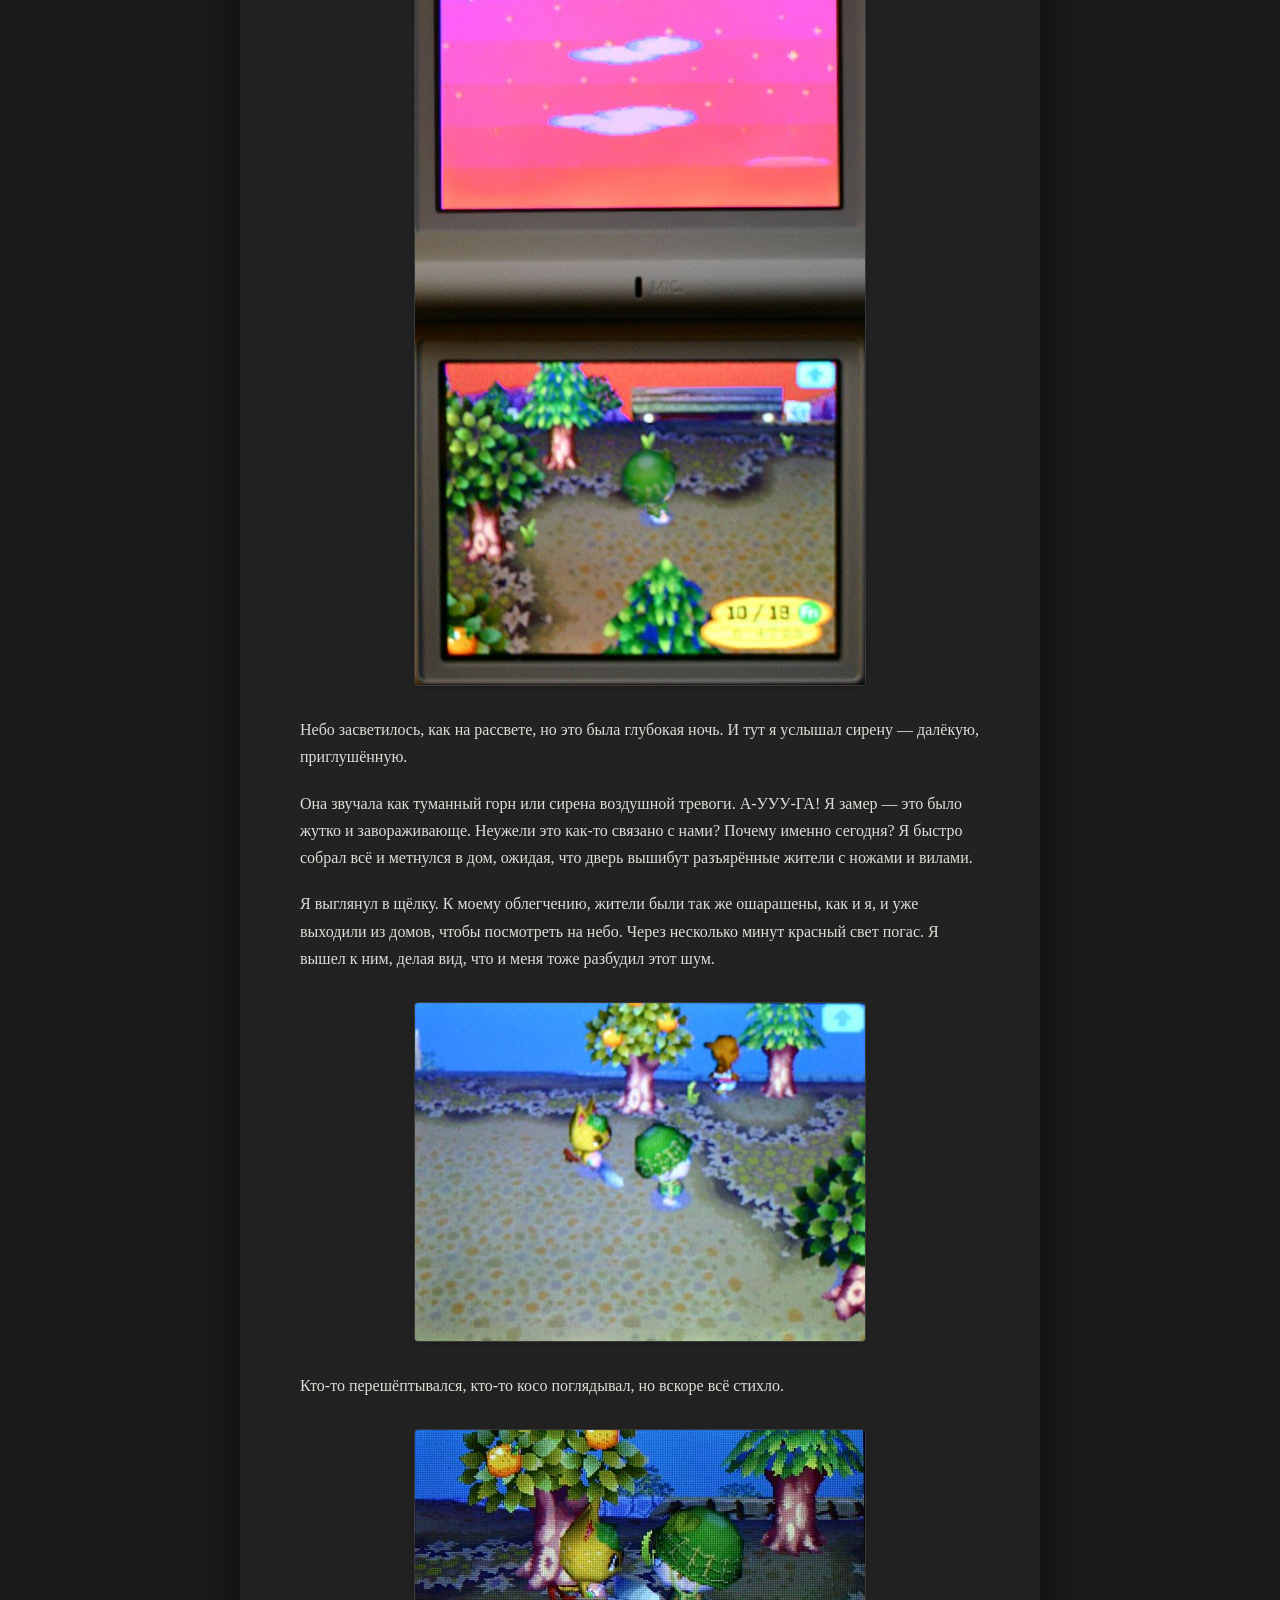
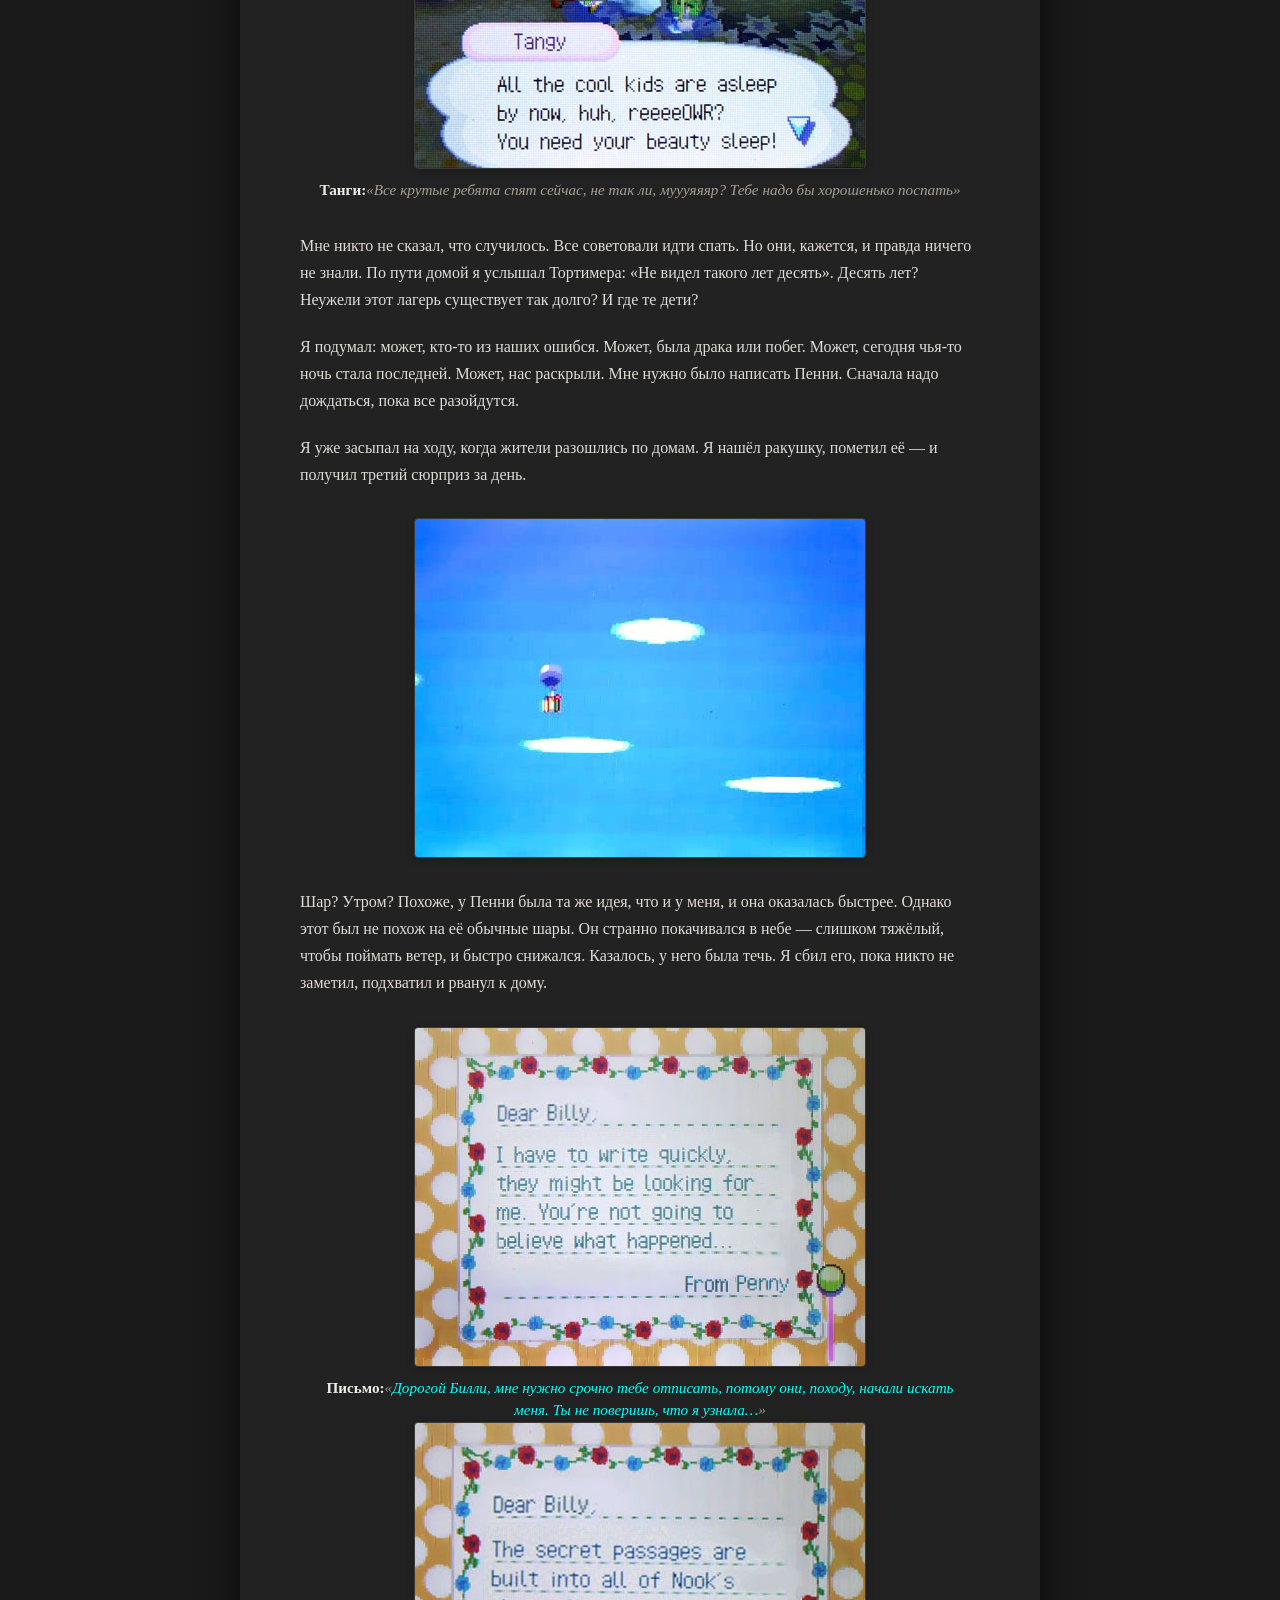
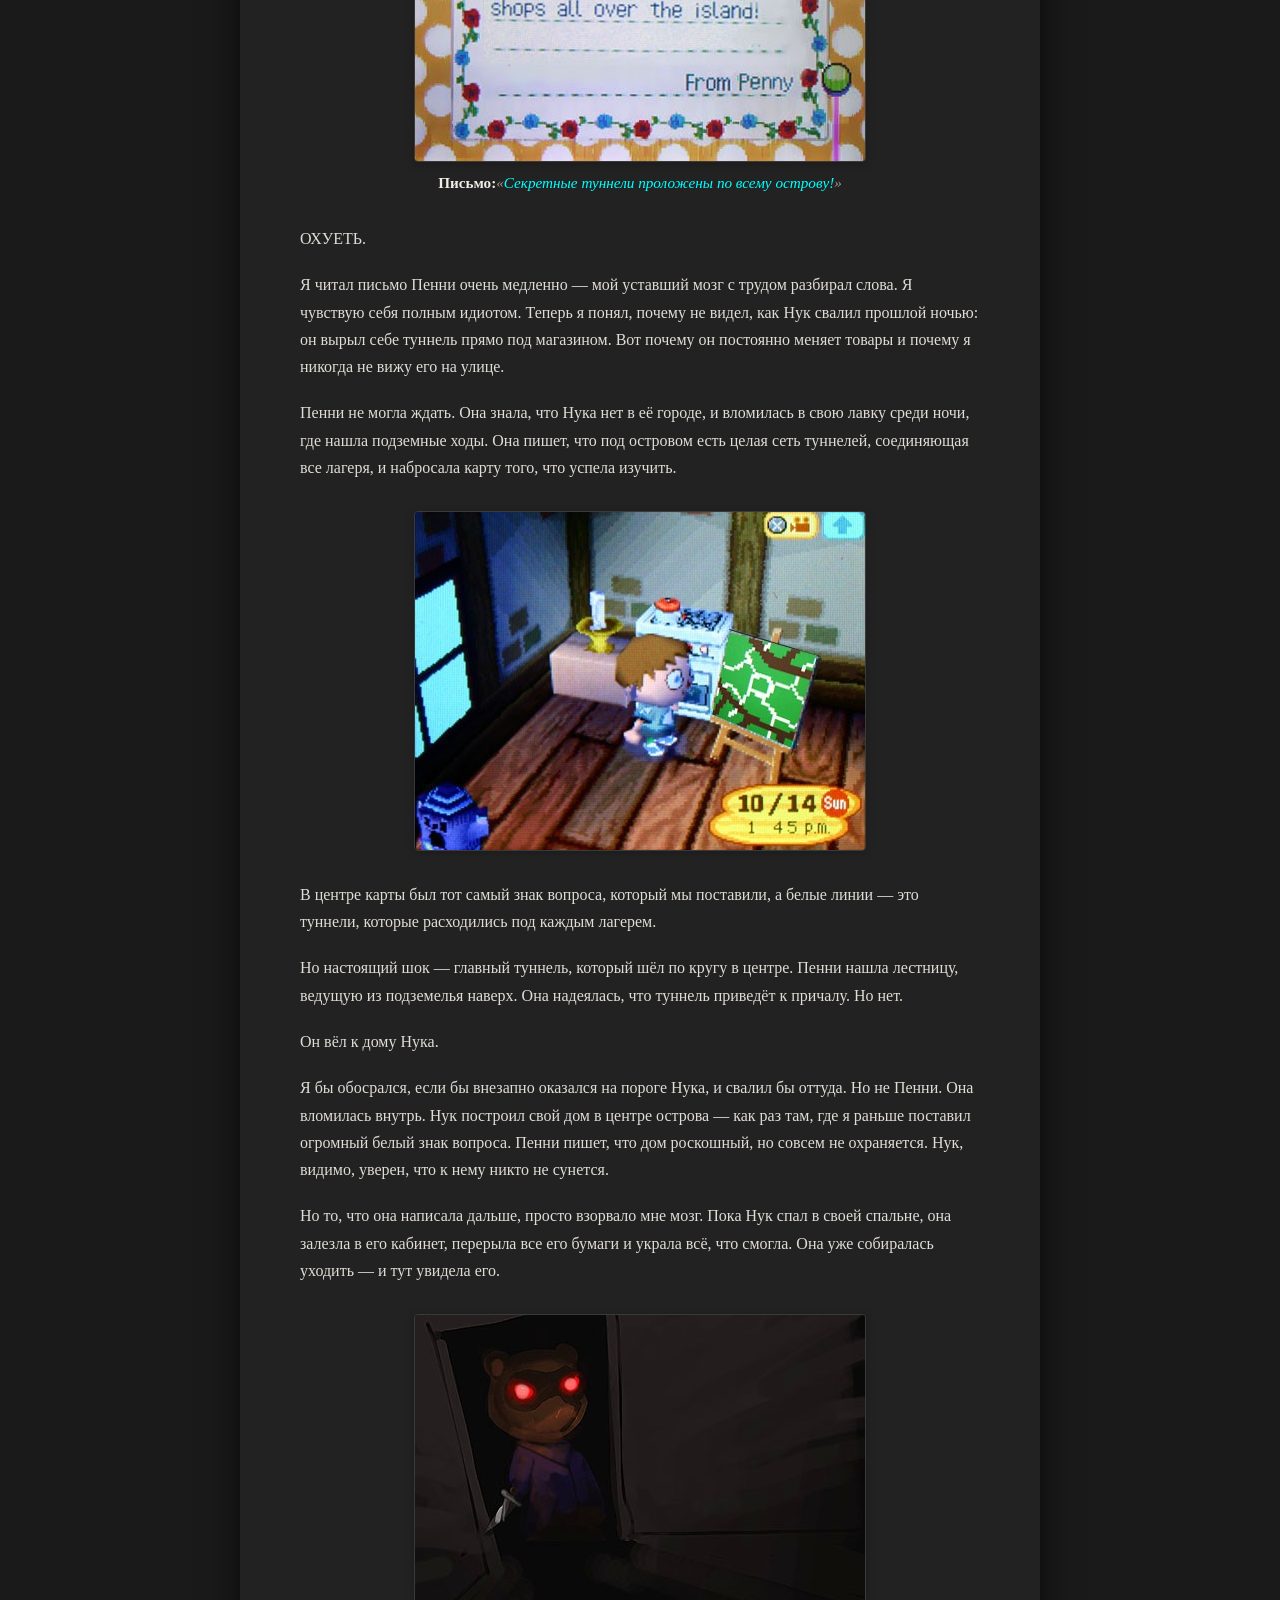
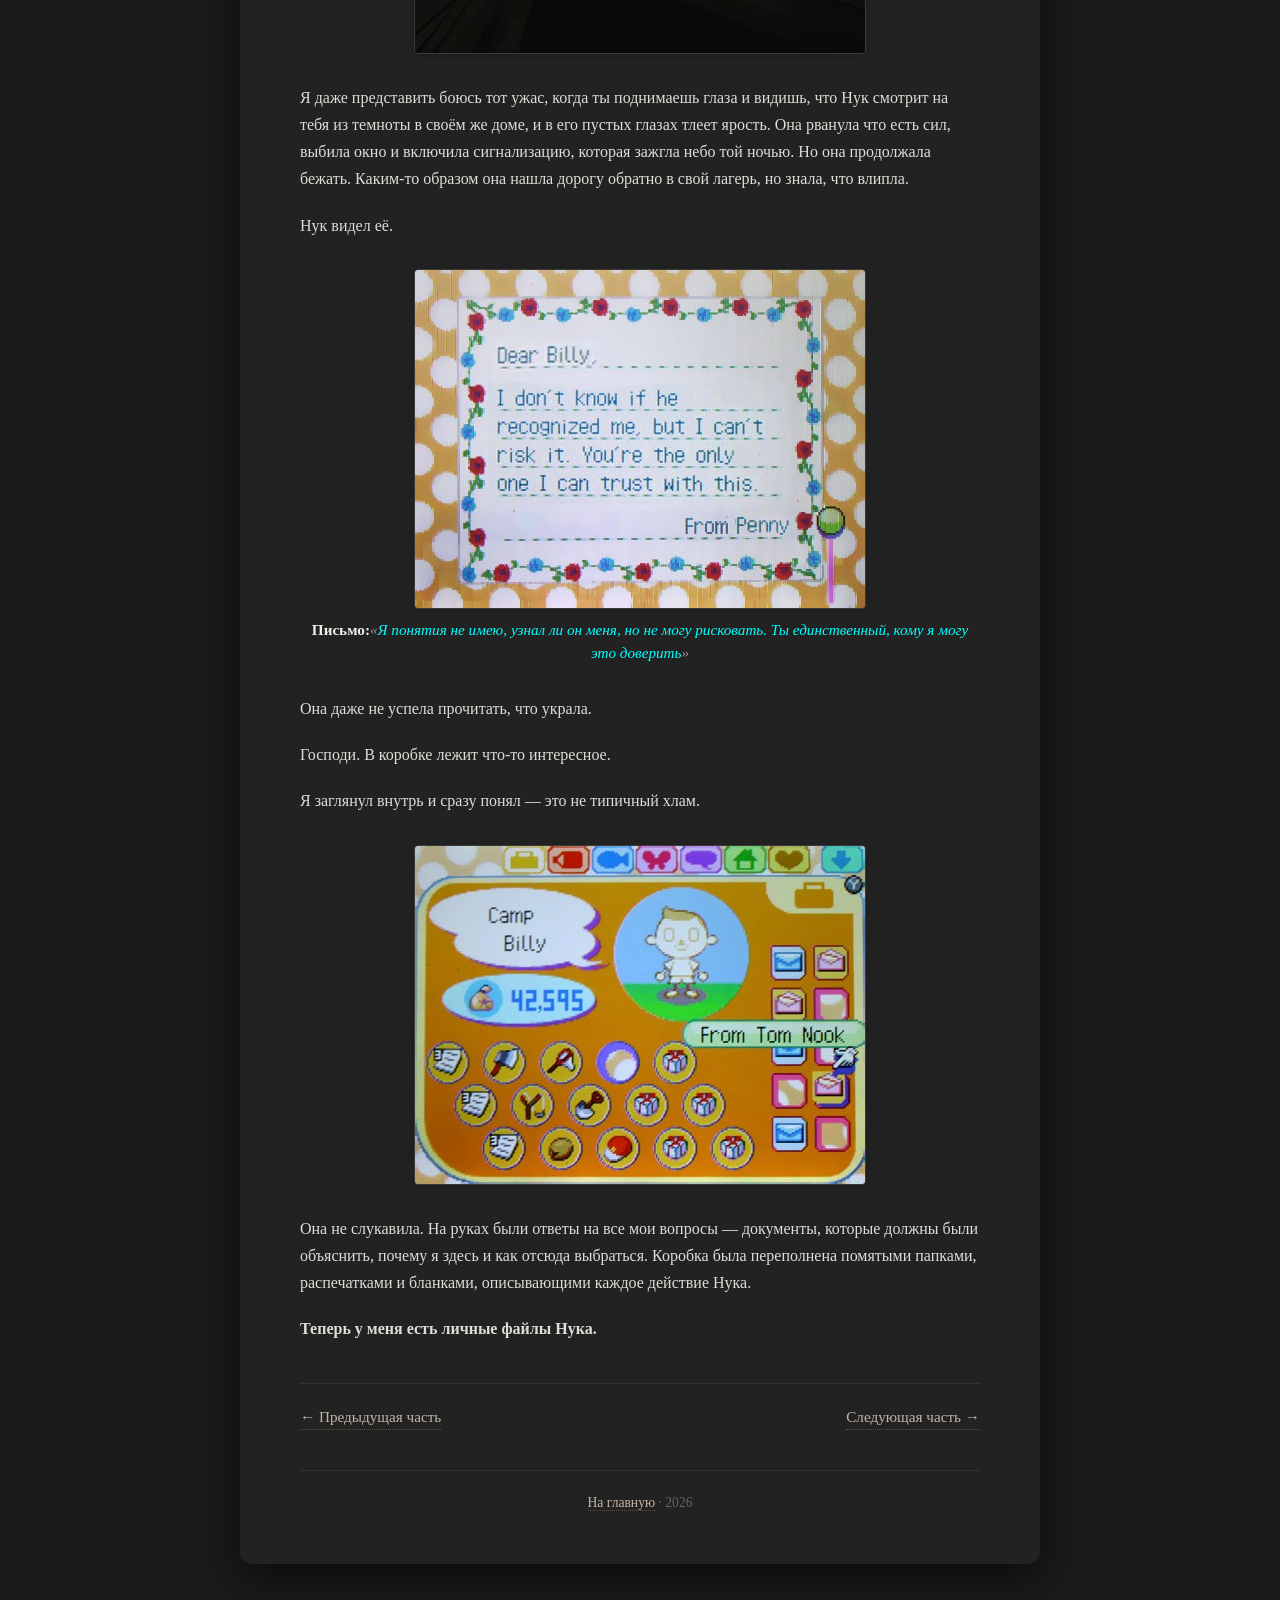
<file: part-7/index.html>
<!DOCTYPE html>
<html lang="ru">
<head>
    <meta charset="UTF-8" />
    <meta name="viewport" content="width=device-width, initial-scale=1.0" />
    <title>Глава 7</title>
    <link rel="stylesheet" href="../style.css" />
</head>
<body>
    <div class="wrapper">
        <header>
            <h1><a href="../index.html" style="color:inherit;text-decoration:none;">Ужасный секрет Animal Crossing</a></h1>
            <p class="subtitle">Глава 7: Свет в ночи</p>

            <!-- Кнопка переключения темы -->
            <div class="theme-toggle">
                <button id="theme-toggle-btn" aria-label="Переключить тему">
                    <span class="icon" id="theme-icon">🌙</span>
                    <span id="theme-label">Ночная тема</span>
                </button>
            </div>

            <div class="divider"></div>
        </header>

        <main>
            <nav class="chapter-nav">
                <a href="../part-6/index.html">← Предыдущая часть</a>
                <a href="../part-8/index.html">Следующая часть →</a>
            </nav>

            <div class="content">
                <p>Я ждал.</p>
                <figure>
                    <img src="../part-7/images/1.BillyStealth.jpg"/>
                </figure>
                <p>Очень долго ждал.</p>
                <figure>
                    <img src="../part-7/images/2.BillyStealth.jpg"/>
                </figure>
                <p>Всю ночь.</p>
                <figure>
                    <img src="../part-7/images/3.NightSky.jpg"/>
                </figure>
                <p>Нук так и не пришёл.</p>
                <p>Было, предположительно, три часа ночи, и сонливость выводила меня из строя — это могло испортить весь наш план. Тихо, словно смерть, я скользнул за угол лавки и всмотрелся в непроглядную тьму магазина, пока ужас просачивался в моё воспалённое воображение.</p>
                <figure>
                    <img src="../part-7/images/4.Shop.jpg"/>
                </figure>
                <p>На мгновение мне показалось, что в темноте движутся тени — я чуть не убежал. Но это была всего лишь качающаяся стрелка старинных часов, которые Нук выставил сегодня. Вывеска «Закрыто» уже висела на двери.</p>
                <figure>
                    <img src="../part-7/images/5.ShopClosed.jpg"/>
                    <figcaption>
                        <p>Простите, мы закрыты!</p>
                        <p>Время работы с 8:00 до 23:00</p>
                    </figcaption>
                </figure>
                <p>Дверь была заперта. Лавка опустела.</p>
                <p>Я выругался сквозь зубы, совершенно сбитый с толку ночным исчезновением Нука. Неужели он мог знать, что я слежу? Неужели он мог быть настолько бесшумным? Он же всё-таки какой-то ёбаный енот — ночной вор. Я вглядывался вдаль, надеясь увидеть силуэт крадущейся фигуры, но там ничего не было.</p>
                <p>Это был провал. Я уже начал мрачно пробираться обратно к своему дому, как вспомнил о ловушках-ямах. Я начал заметать следы, и вдруг в поле зрения появилось странное красное свечение. Я поднял глаза — слегка встревоженный, слегка заинтригованный — и увидел, что ночные облака отражали мягкое красное сияние, словно доносившееся издалека, и казалось, что оно слегка пульсирует.</p>
                <figure>
                    <img src="../part-7/images/6.FuckingDS.jpg"/>
                </figure>
                <p>Небо засветилось, как на рассвете, но это была глубокая ночь. И тут я услышал сирену — далёкую, приглушённую.</p>
                <p>Она звучала как туманный горн или сирена воздушной тревоги. А-УУУ-ГА! Я замер — это было жутко и завораживающе. Неужели это как-то связано с нами? Почему именно сегодня? Я быстро собрал всё и метнулся в дом, ожидая, что дверь вышибут разъярённые жители с ножами и вилами.</p>
                <p>Я выглянул в щёлку. К моему облегчению, жители были так же ошарашены, как и я, и уже выходили из домов, чтобы посмотреть на небо. Через несколько минут красный свет погас. Я вышел к ним, делая вид, что и меня тоже разбудил этот шум.</p>
                <figure>
                    <img src="../part-7/images/7.CatWithShovel.jpg"/>
                </figure>
                <p>Кто-то перешёптывался, кто-то косо поглядывал, но вскоре всё стихло.</p>
                <figure>
                    <img src="../part-7/images/8.CatWithShovel.jpg"/>
                    <figcaption>
                        <strong>Танги:</strong>«Все крутые ребята спят сейчас, не так ли, муууяяяр? Тебе надо бы хорошенько поспать»
                    </figcaption>
                </figure>
                <p>Мне никто не сказал, что случилось. Все советовали идти спать. Но они, кажется, и правда ничего не знали. По пути домой я услышал Тортимера: «Не видел такого лет десять». Десять лет? Неужели этот лагерь существует так долго? И где те дети?</p>
                <p>Я подумал: может, кто-то из наших ошибся. Может, была драка или побег. Может, сегодня чья-то ночь стала последней. Может, нас раскрыли. Мне нужно было написать Пенни. Сначала надо дождаться, пока все разойдутся.</p>
                <p>Я уже засыпал на ходу, когда жители разошлись по домам. Я нашёл ракушку, пометил её — и получил третий сюрприз за день.</p>
                <figure>
                    <img src="../part-7/images/9.BlueBalloon.jpg"/>
                </figure>
                <p>Шар? Утром? Похоже, у Пенни была та же идея, что и у меня, и она оказалась быстрее. Однако этот был не похож на её обычные шары. Он странно покачивался в небе — слишком тяжёлый, чтобы поймать ветер, и быстро снижался. Казалось, у него была течь. Я сбил его, пока никто не заметил, подхватил и рванул к дому.</p>
                <figure>
                    <img src="../part-7/images/10.LetterFromPenny.jpg"/>
                    <figcaption>
                        <strong>Письмо:</strong>«<span style="color: aqua;">Дорогой Билли, мне нужно срочно тебе отписать, потому они, походу, начали искать меня. Ты не поверишь, что я узнала…</span>»
                    </figcaption>
                     <img src="../part-7/images/11.LetterFromPenny.jpg"/>
                    <figcaption>
                        <strong>Письмо:</strong>«<span style="color: aqua;">Секретные туннели проложены по всему острову!</span>»
                    </figcaption>
                </figure>
                <p>ОХУЕТЬ.</p>
                <p>Я читал письмо Пенни очень медленно — мой уставший мозг с трудом разбирал слова. Я чувствую себя полным идиотом. Теперь я понял, почему не видел, как Нук свалил прошлой ночью: он вырыл себе туннель прямо под магазином. Вот почему он постоянно меняет товары и почему я никогда не вижу его на улице.</p>
                <p>Пенни не могла ждать. Она знала, что Нука нет в её городе, и вломилась в свою лавку среди ночи, где нашла подземные ходы. Она пишет, что под островом есть целая сеть туннелей, соединяющая все лагеря, и набросала карту того, что успела изучить.</p>
                <figure>
                    <img src="../part-7/images/12.BillyMap.jpg"/>
                </figure>
                <p>В центре карты был тот самый знак вопроса, который мы поставили, а белые линии — это туннели, которые расходились под каждым лагерем.</p>
                <p>Но настоящий шок — главный туннель, который шёл по кругу в центре. Пенни нашла лестницу, ведущую из подземелья наверх. Она надеялась, что туннель приведёт к причалу. Но нет.</p>
                <p>Он вёл к дому Нука.</p>
                <p>Я бы обосрался, если бы внезапно оказался на пороге Нука, и свалил бы оттуда. Но не Пенни. Она вломилась внутрь. Нук построил свой дом в центре острова — как раз там, где я раньше поставил огромный белый знак вопроса. Пенни пишет, что дом роскошный, но совсем не охраняется. Нук, видимо, уверен, что к нему никто не сунется.</p>
                <p>Но то, что она написала дальше, просто взорвало мне мозг. Пока Нук спал в своей спальне, она залезла в его кабинет, перерыла все его бумаги и украла всё, что смогла. Она уже собиралась уходить — и тут увидела его.</p>
                <figure>
                    <img src="../part-7/images/13.EvilNook.jpg"/>
                </figure>
                <p>Я даже представить боюсь тот ужас, когда ты поднимаешь глаза и видишь, что Нук смотрит на тебя из темноты в своём же доме, и в его пустых глазах тлеет ярость. Она рванула что есть сил, выбила окно и включила сигнализацию, которая зажгла небо той ночью. Но она продолжала бежать. Каким-то образом она нашла дорогу обратно в свой лагерь, но знала, что влипла.</p>
                <p>Нук видел её.</p>
                <figure>
                    <img src="../part-7/images/14.Begging.jpg"/>
                    <figcaption>
                        <strong>Письмо:</strong>«<span style="color: aqua;">Я понятия не имею, узнал ли он меня, но не могу рисковать. Ты единственный, кому я могу это доверить</span>»
                    </figcaption>
                </figure>
                <p>Она даже не успела прочитать, что украла.</p>
                <p>Господи. В коробке лежит что-то интересное.</p>
                <p>Я заглянул внутрь и сразу понял — это не типичный хлам.</p>
                <figure>
                    <img src="../part-7/images/15.FromTomNook.jpg"/>
                </figure>
                <p>Она не слукавила. На руках были ответы на все мои вопросы — документы, которые должны были объяснить, почему я здесь и как отсюда выбраться. Коробка была переполнена помятыми папками, распечатками и бланками, описывающими каждое действие Нука.</p>
                <p><strong>Теперь у меня есть личные файлы Нука.</strong></p>
            </div>

            <nav class="chapter-nav bottom">
                <a href="../part-6/index.html">← Предыдущая часть</a>
                <a href="../part-8/index.html">Следующая часть →</a>
            </nav>
        </main>

        <footer>
            <p><a href="../index.html">На главную</a> · 2026</p>
        </footer>
    </div>

    <script src="../theme.js"></script>
</body>
</html>
</file>
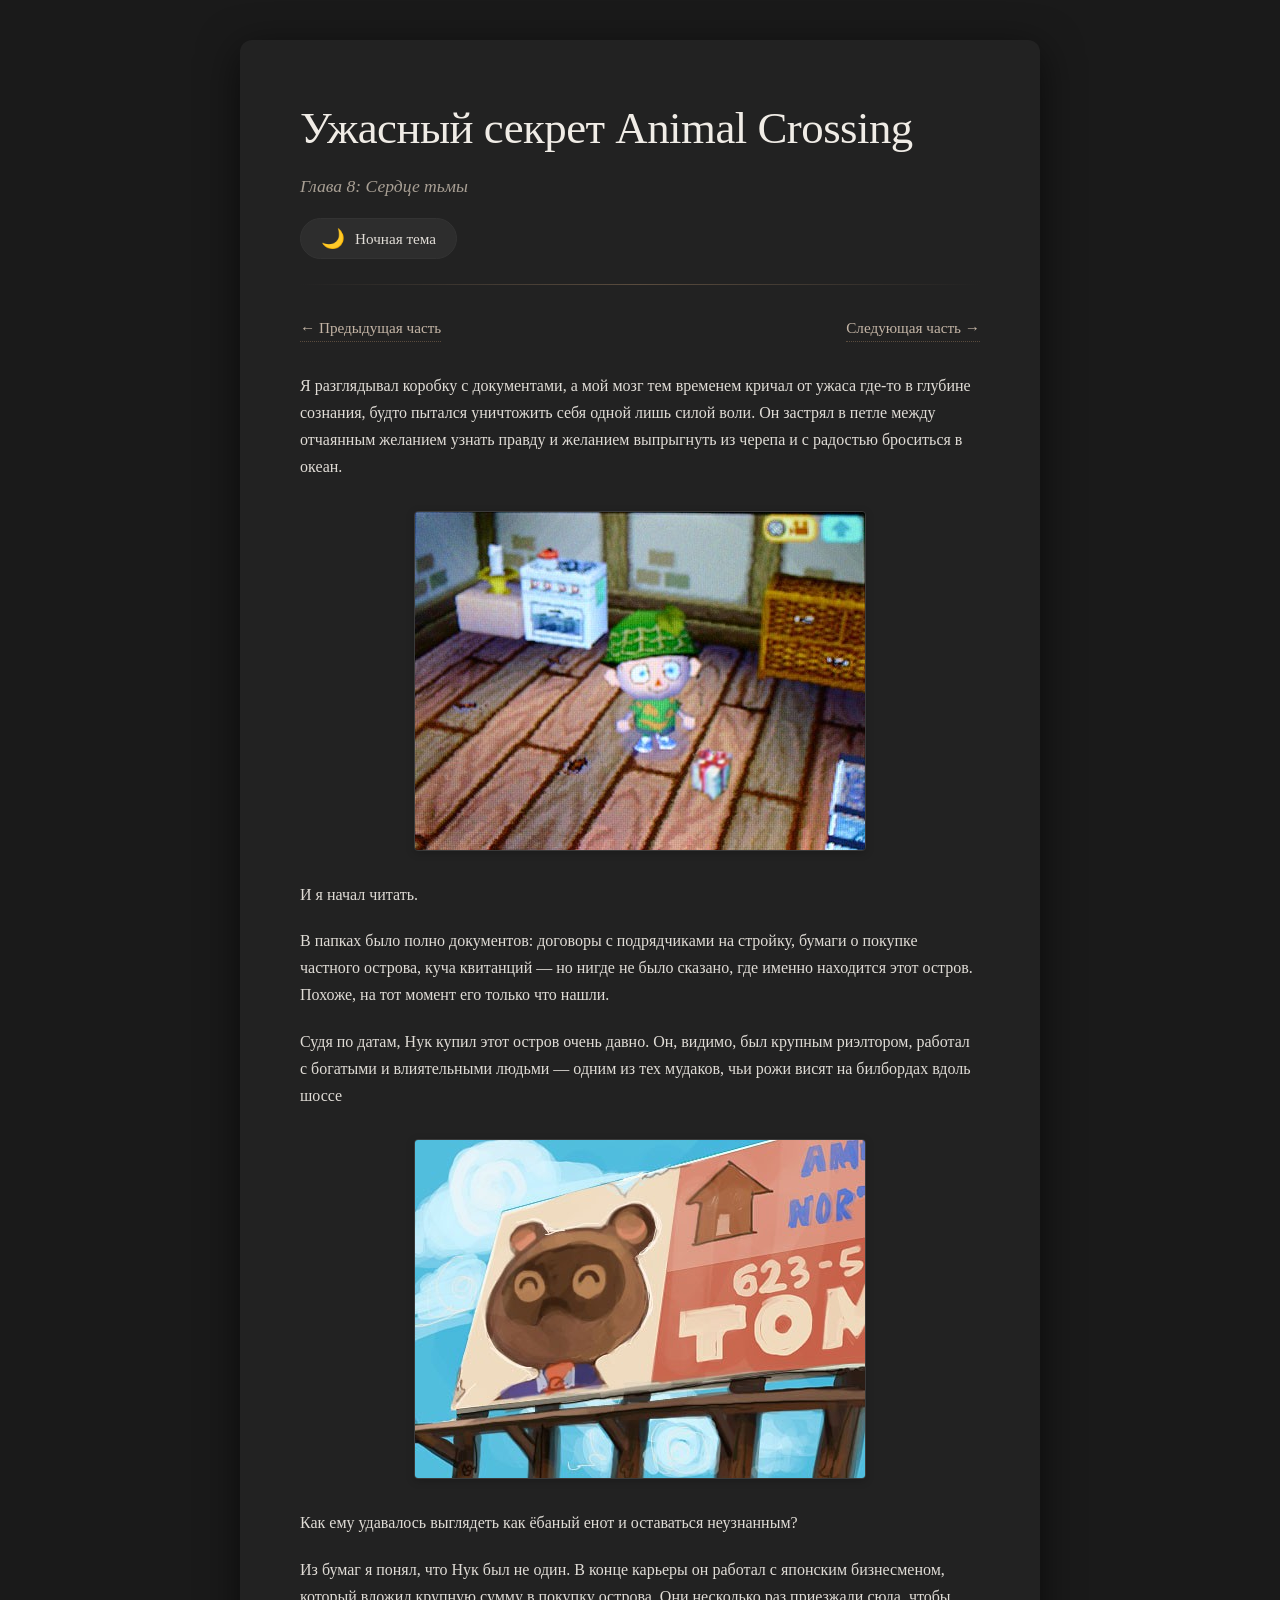
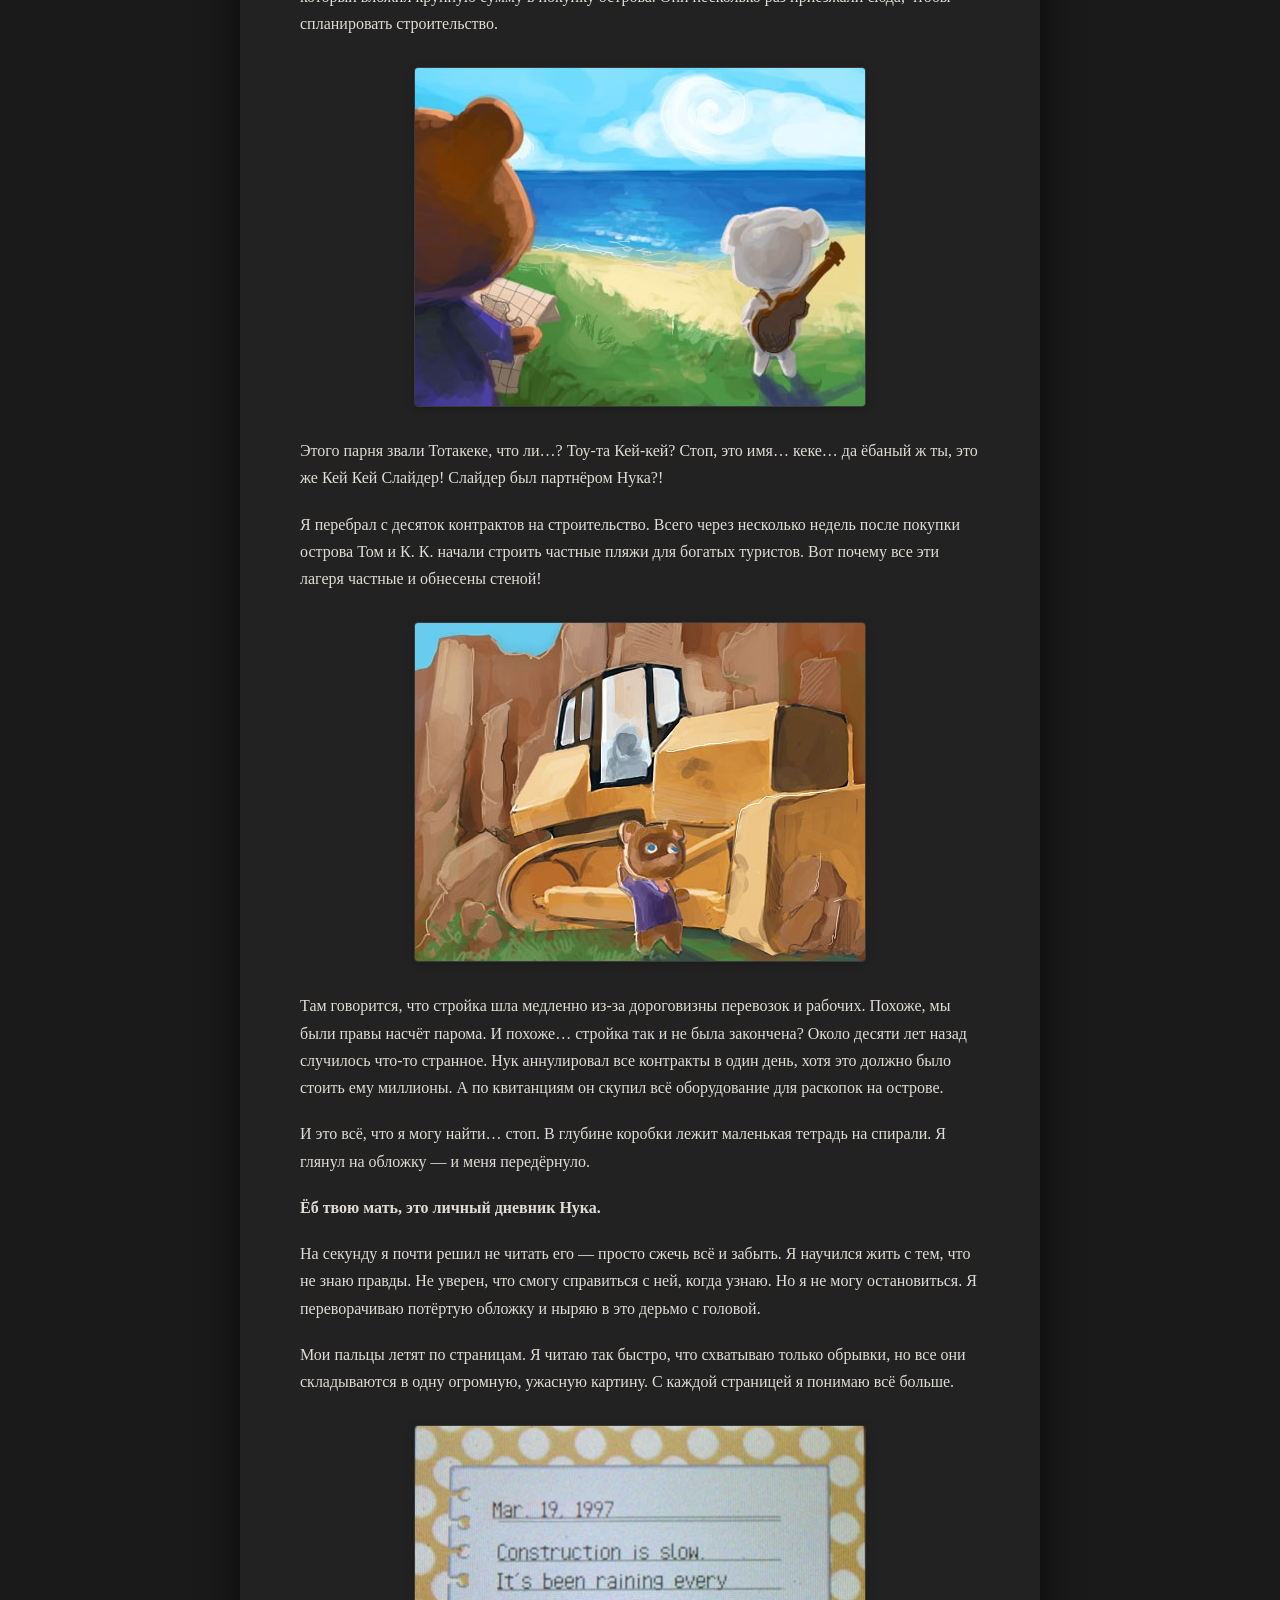
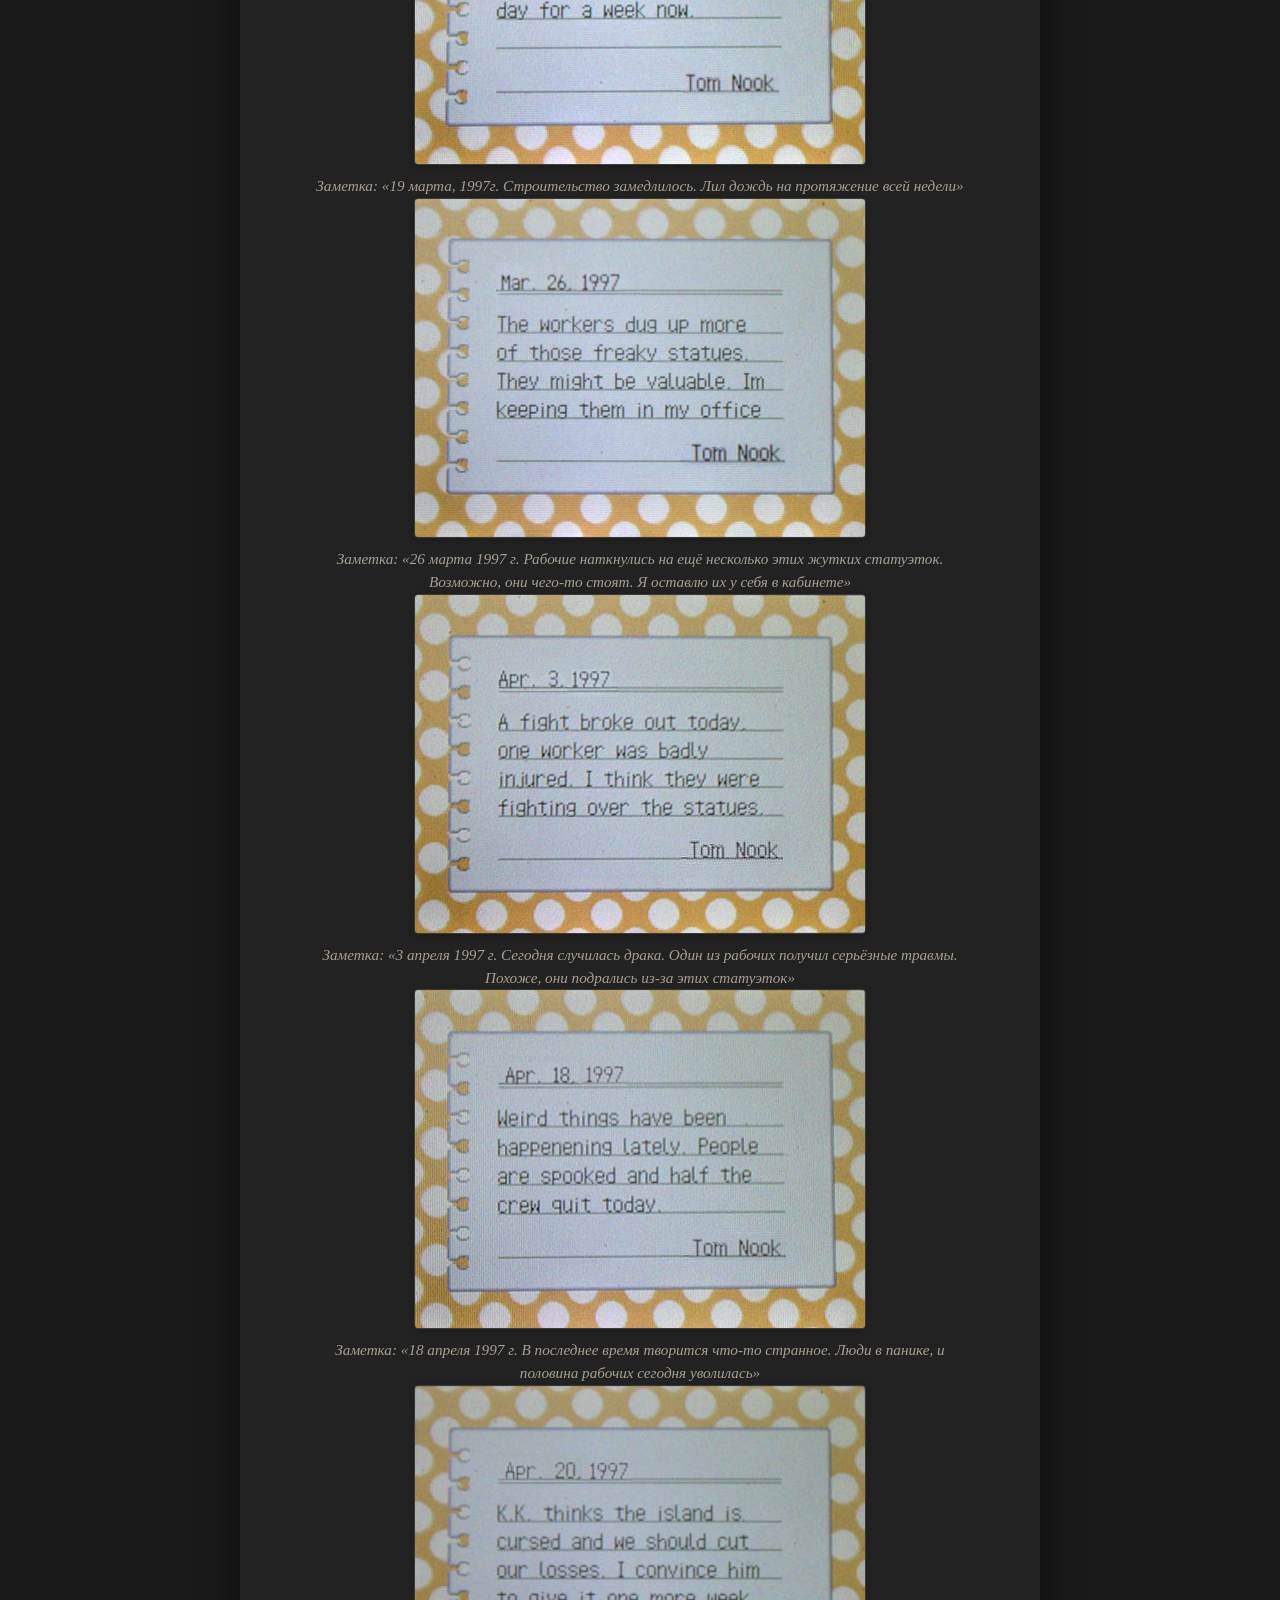
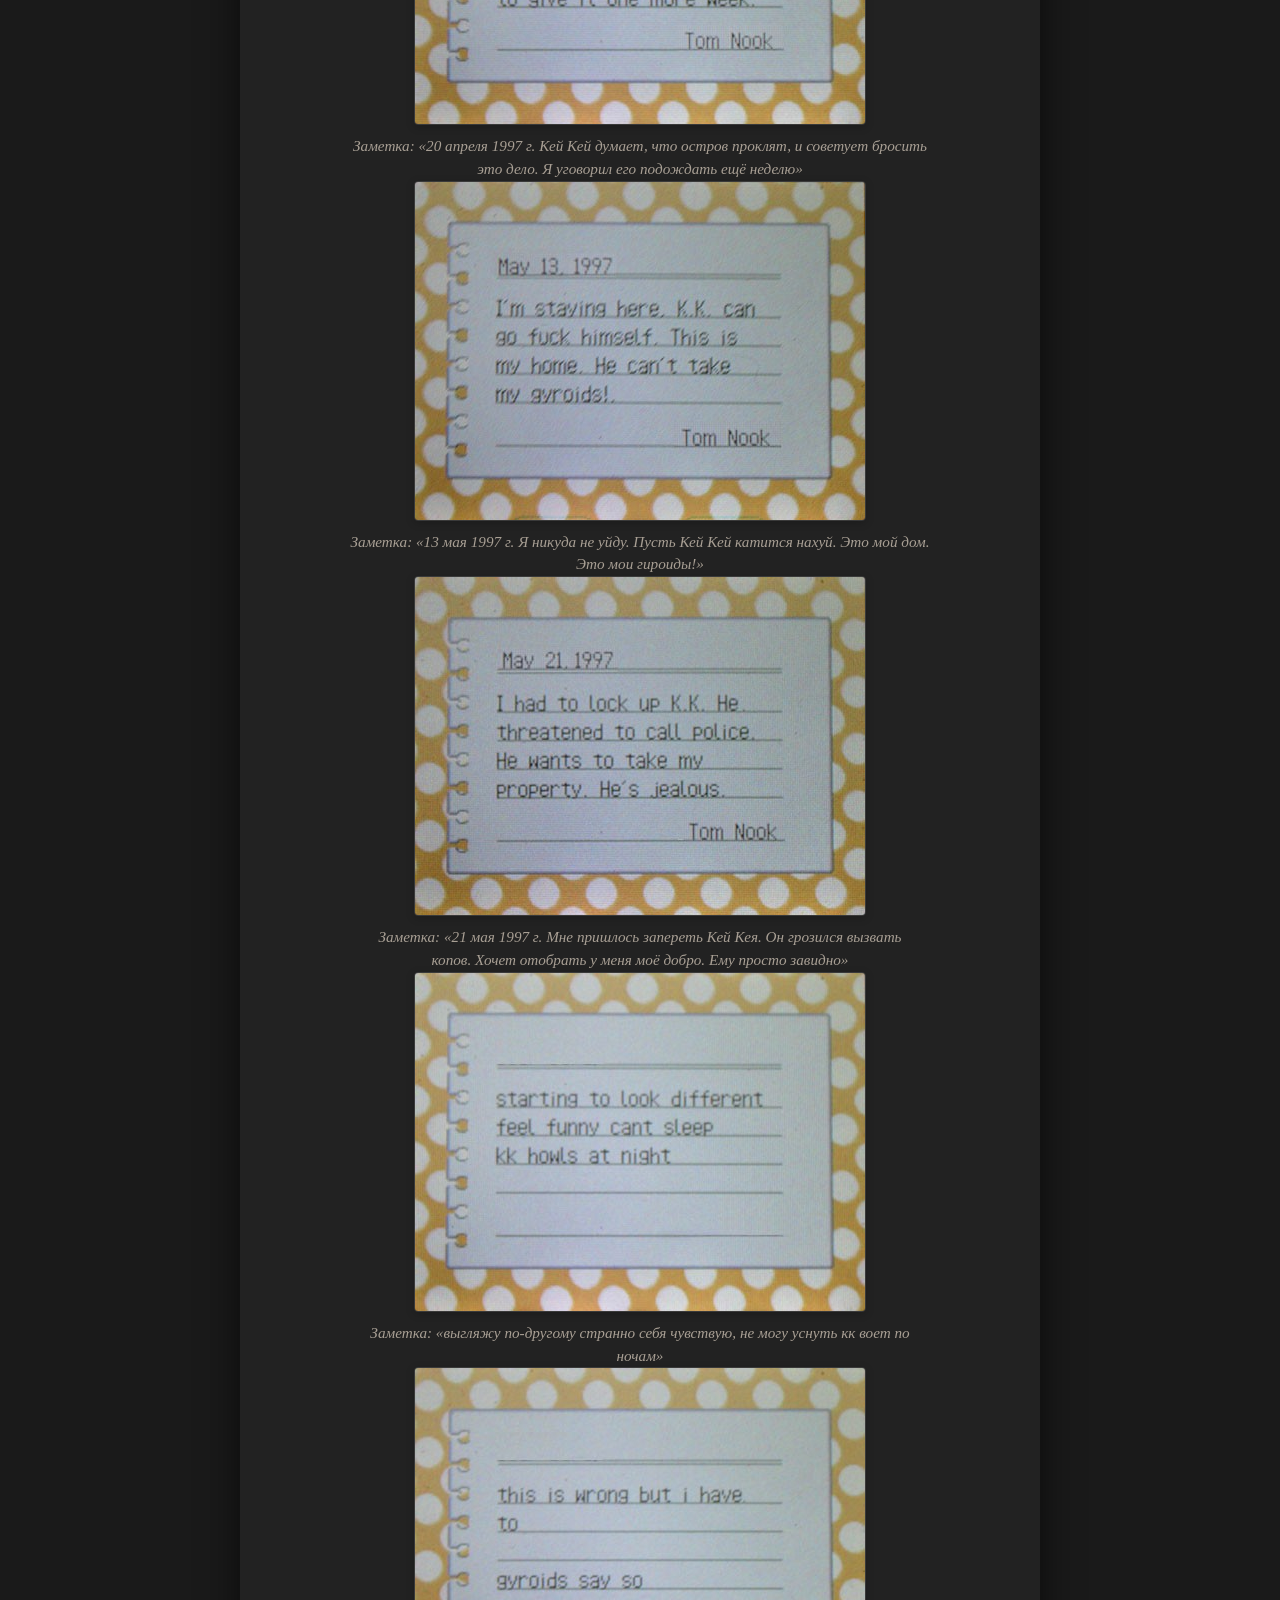
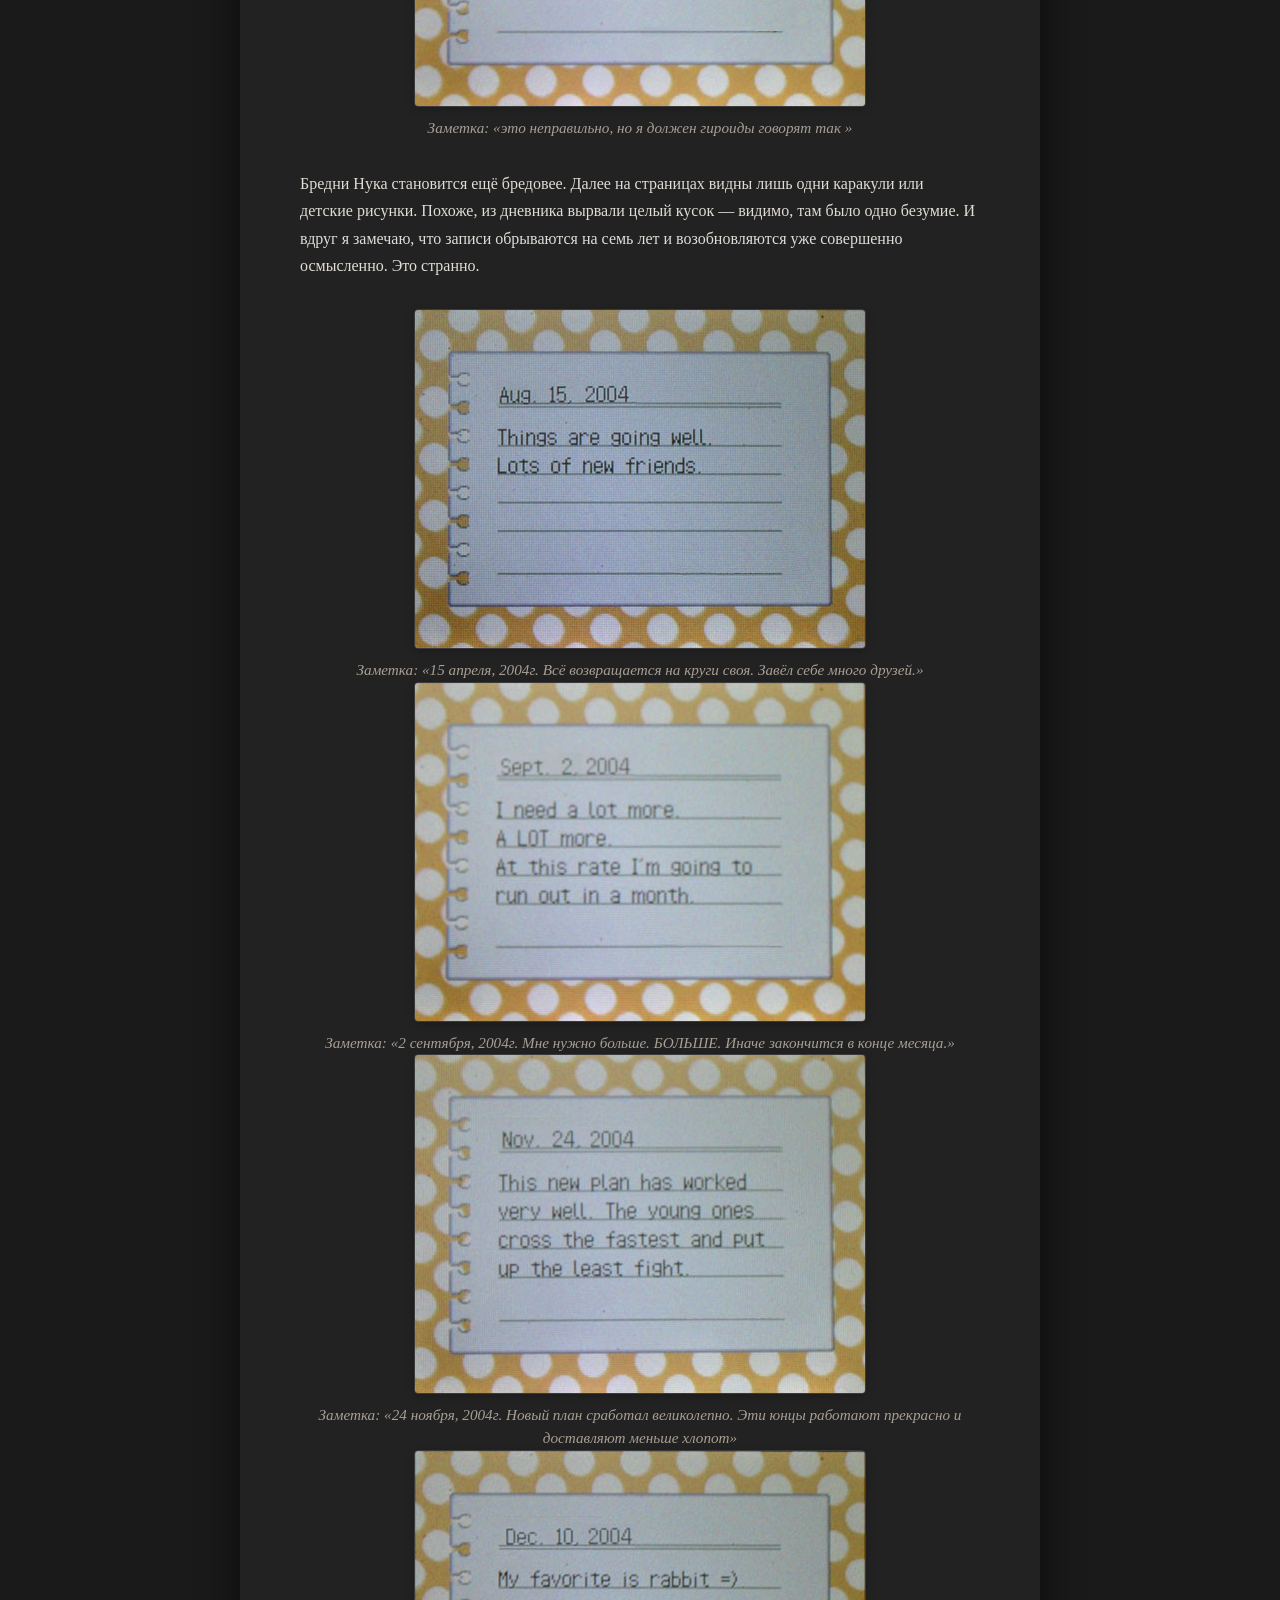
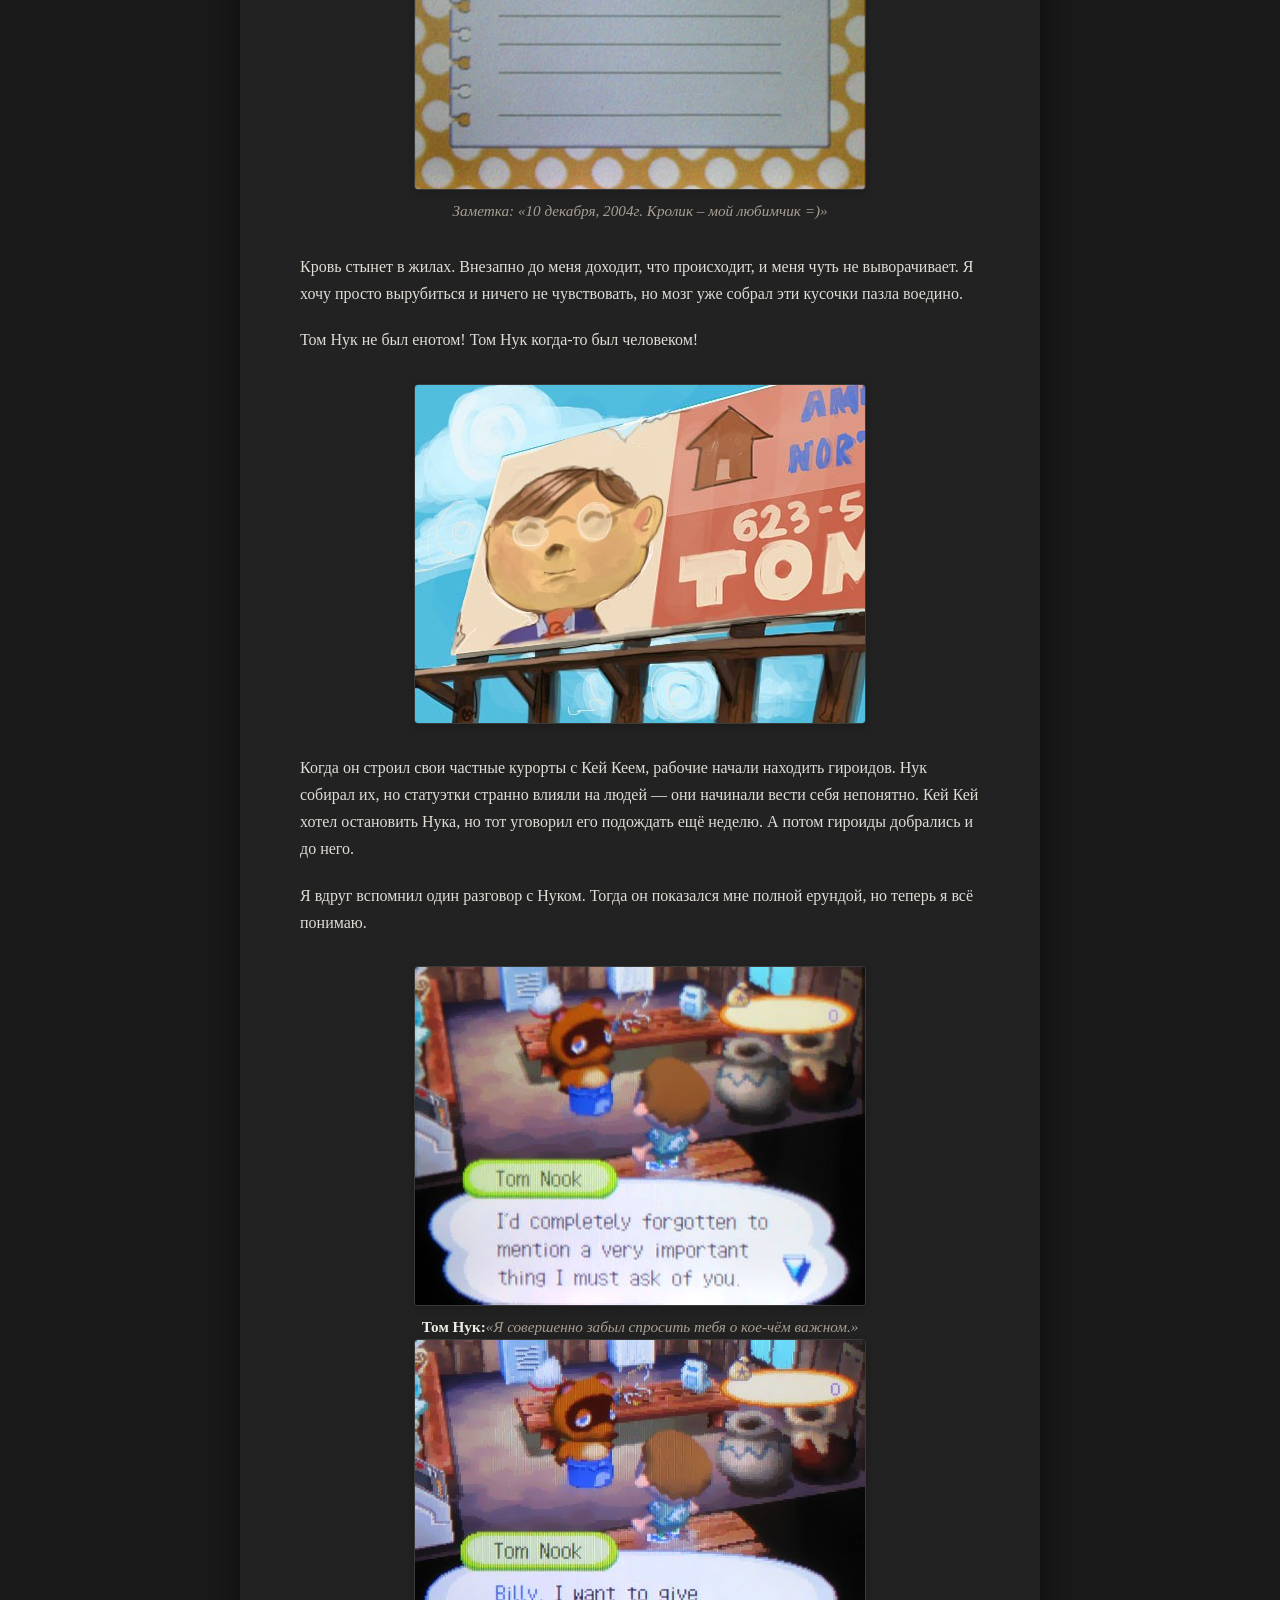
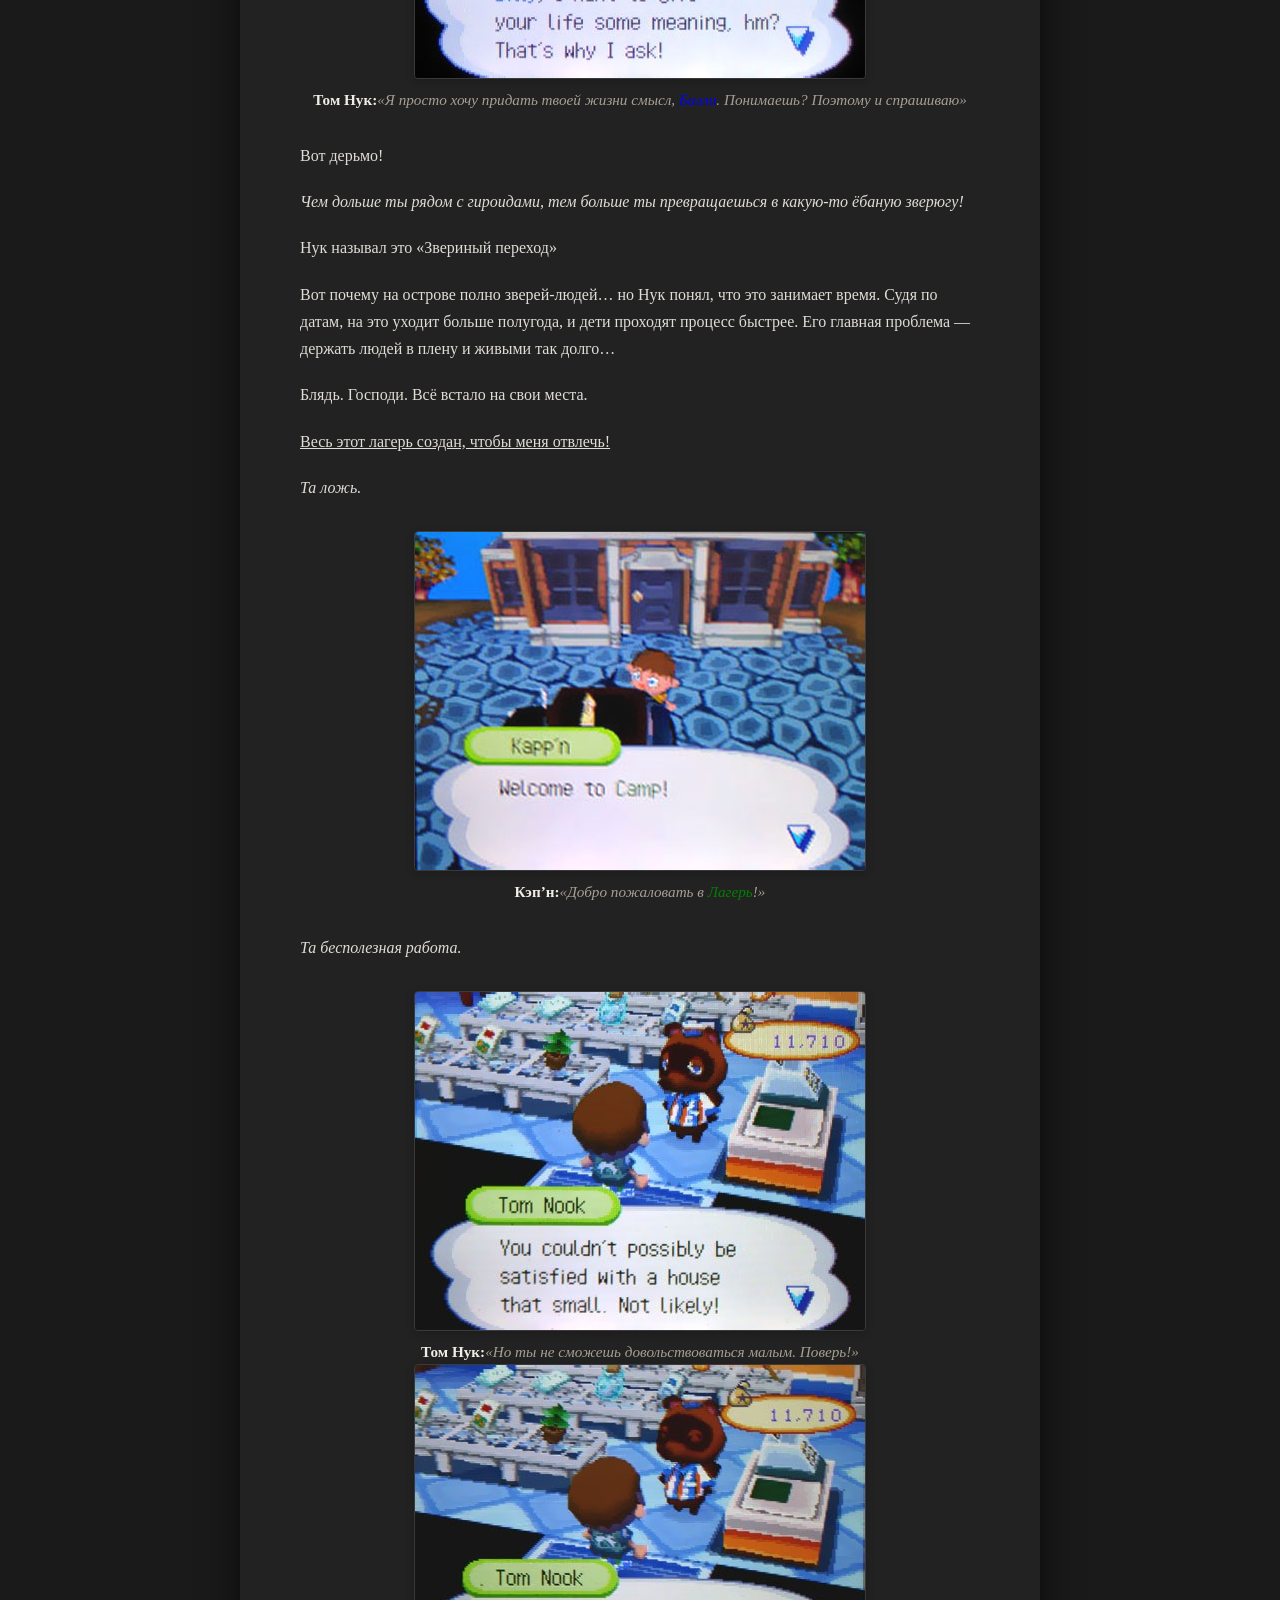
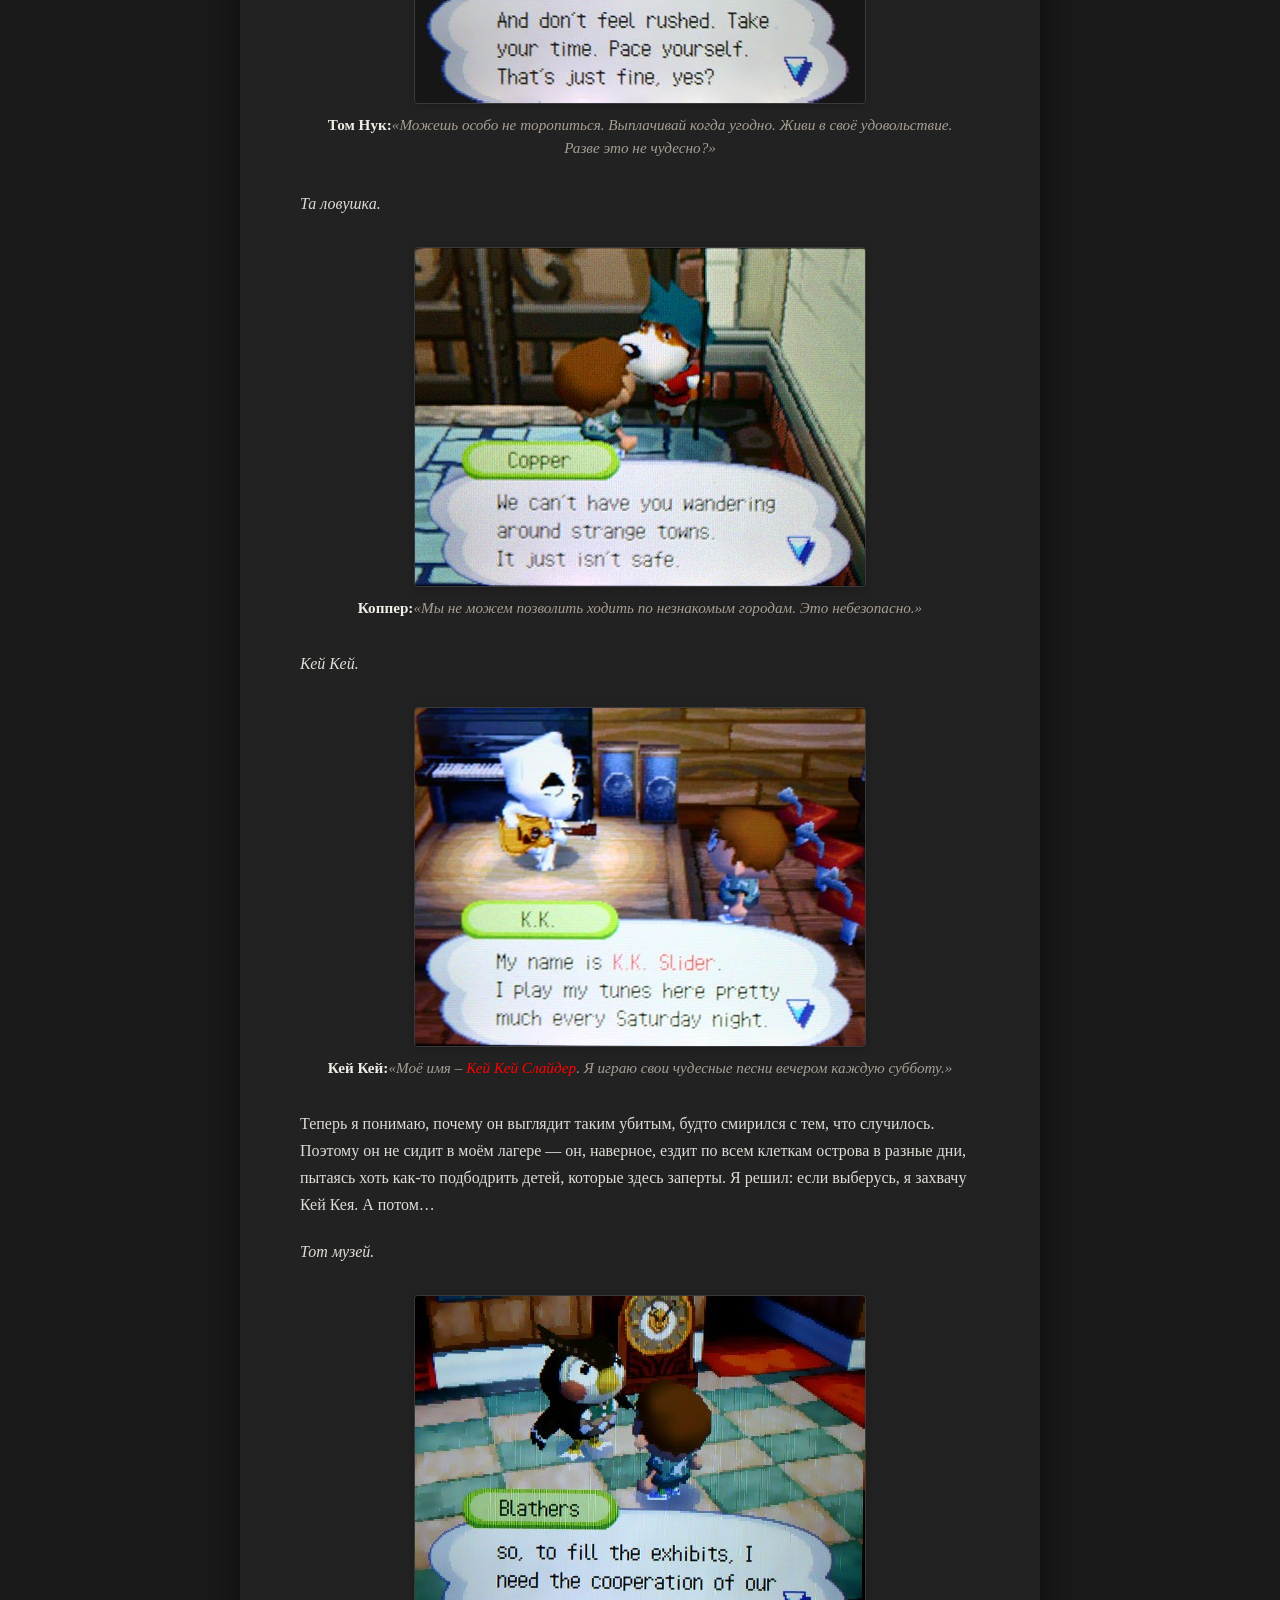
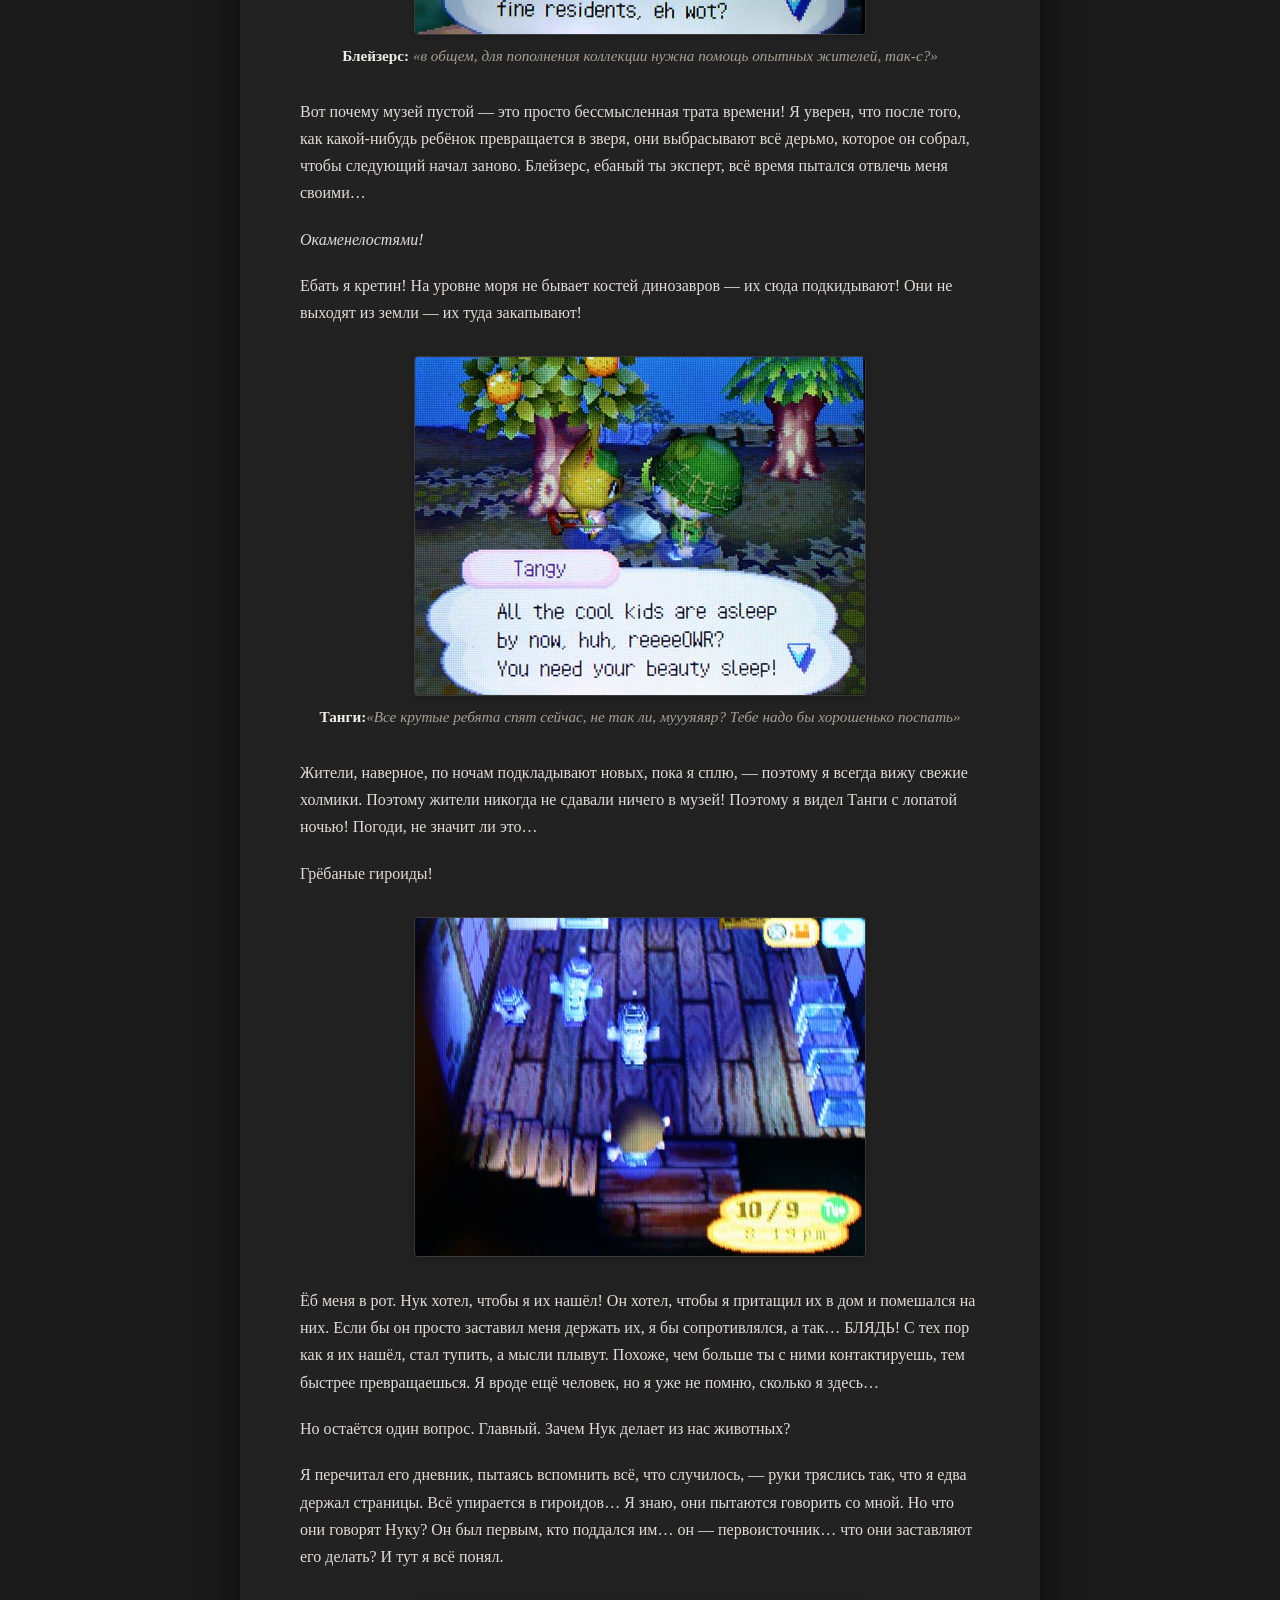
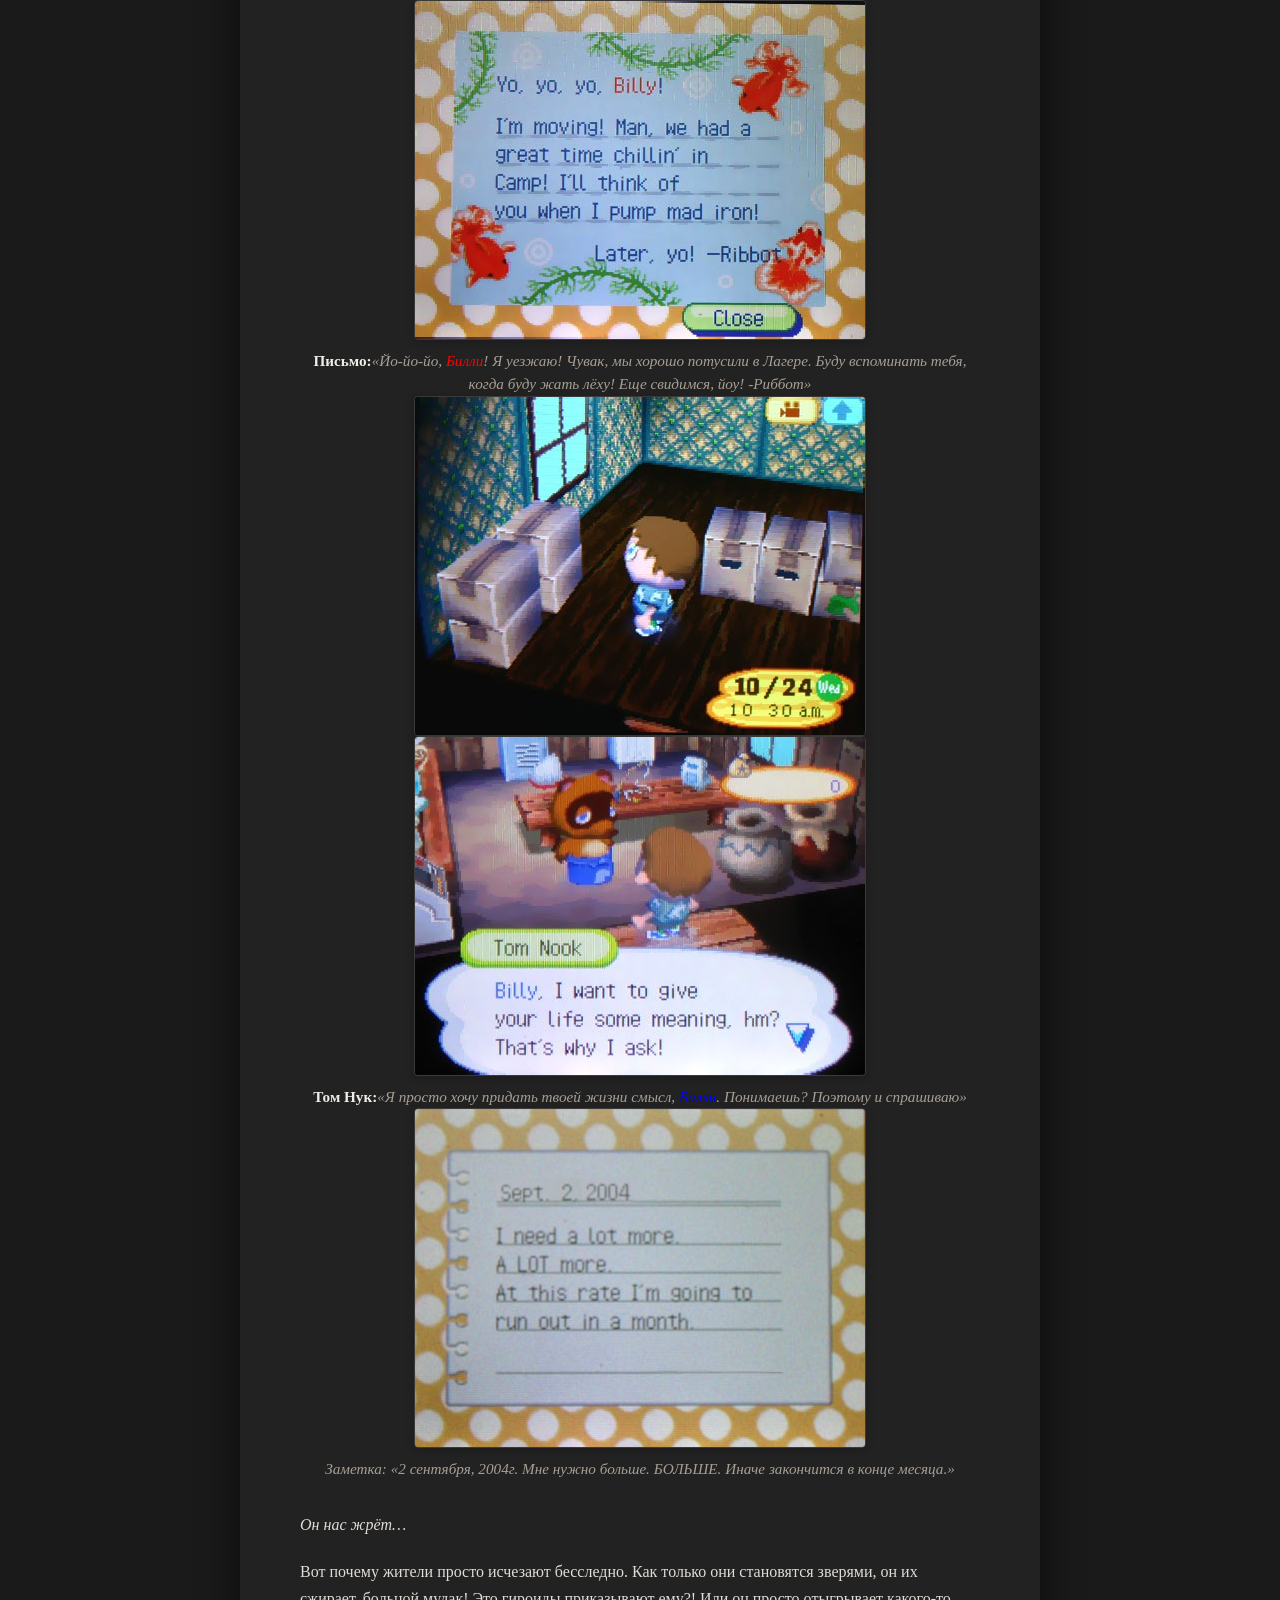
<file: part-8/index.html>
<!DOCTYPE html>
<html lang="ru">
<head>
    <meta charset="UTF-8" />
    <meta name="viewport" content="width=device-width, initial-scale=1.0" />
    <title>Глава 8</title>
    <link rel="stylesheet" href="../style.css" />
</head>
<body>
    <div class="wrapper">
        <header>
            <h1><a href="../index.html" style="color:inherit;text-decoration:none;">Ужасный секрет Animal Crossing</a></h1>
            <p class="subtitle">Глава 8: Сердце тьмы</p>

            <!-- Кнопка переключения темы -->
            <div class="theme-toggle">
                <button id="theme-toggle-btn" aria-label="Переключить тему">
                    <span class="icon" id="theme-icon">🌙</span>
                    <span id="theme-label">Ночная тема</span>
                </button>
            </div>

            <div class="divider"></div>
        </header>

        <main>
            <nav class="chapter-nav">
                <a href="../part-7/index.html">← Предыдущая часть</a>
                <a href="../part-9/index.html">Следующая часть →</a>
            </nav>

            <div class="content">
                <p>Я разглядывал коробку с документами, а мой мозг тем временем кричал от ужаса где-то в глубине сознания, будто пытался уничтожить себя одной лишь силой воли. Он застрял в петле между отчаянным желанием узнать правду и желанием выпрыгнуть из черепа и с радостью броситься в океан.</p>
                <!--В следующий раз назову скрин с домом как бордель нахуй-->
                <figure>
                    <img src="../part-8/images/1.BillyInTheFuckingHouse.jpg"/>
                </figure>
                <p>И я начал читать.</p>
                <p>В папках было полно документов: договоры с подрядчиками на стройку, бумаги о покупке частного острова, куча квитанций — но нигде не было сказано, где именно находится этот остров. Похоже, на тот момент его только что нашли.</p>
                <p>Судя по датам, Нук купил этот остров очень давно. Он, видимо, был крупным риэлтором, работал с богатыми и влиятельными людьми — одним из тех мудаков, чьи рожи висят на билбордах вдоль шоссе</p>
                <figure>
                    <img src="../part-8/images/2.FlashbackBuildboard.jpg"/>
                </figure>
                <p>Как ему удавалось выглядеть как ёбаный енот и оставаться неузнанным?</p>
                <p>Из бумаг я понял, что Нук был не один. В конце карьеры он работал с японским бизнесменом, который вложил крупную сумму в покупку острова. Они несколько раз приезжали сюда, чтобы спланировать строительство.</p>
                <figure>
                    <img src="../part-8/images/3.FlashbackKKSlider.jpg"/>
                </figure>
                <p>Этого парня звали Тотакеке, что ли…? Тоу-та Кей-кей? Стоп, это имя… кеке… да ёбаный ж ты, это же Кей Кей Слайдер! Слайдер был партнёром Нука?!</p>
                <p>Я перебрал с десяток контрактов на строительство. Всего через несколько недель после покупки острова Том и К. К. начали строить частные пляжи для богатых туристов. Вот почему все эти лагеря частные и обнесены стеной!</p>
                <figure>
                    <img src="../part-8/images/4.FlashbackBouldozer.jpg"/>
                </figure>
                <p>Там говорится, что стройка шла медленно из-за дороговизны перевозок и рабочих. Похоже, мы были правы насчёт парома. И похоже… стройка так и не была закончена? Около десяти лет назад случилось что-то странное. Нук аннулировал все контракты в один день, хотя это должно было стоить ему миллионы. А по квитанциям он скупил всё оборудование для раскопок на острове.</p>
                <p>И это всё, что я могу найти… стоп. В глубине коробки лежит маленькая тетрадь на спирали. Я глянул на обложку — и меня передёрнуло.</p>
                <p><strong>Ёб твою мать, это личный дневник Нука.</strong></p>
                <p>На секунду я почти решил не читать его — просто сжечь всё и забыть. Я научился жить с тем, что не знаю правды. Не уверен, что смогу справиться с ней, когда узнаю. Но я не могу остановиться. Я переворачиваю потёртую обложку и ныряю в это дерьмо с головой.</p>
                <p>Мои пальцы летят по страницам. Я читаю так быстро, что схватываю только обрывки, но все они складываются в одну огромную, ужасную картину. С каждой страницей я понимаю всё больше.</p>
                <figure>
                    <img src="../part-8/images/NookDiary/page1.jpg"/>
                    <figcaption>
                        Заметка: «19 марта, 1997г. Строительство замедлилось. Лил дождь на протяжение всей недели»
                    </figcaption>
                    <img src="../part-8/images/NookDiary/page2.jpg"/>
                    <figcaption>
                        Заметка: «26 марта 1997 г. Рабочие наткнулись на ещё несколько этих жутких статуэток. Возможно, они чего-то стоят. Я оставлю их у себя в кабинете»
                    </figacption>   
                    <img src="../part-8/images/NookDiary/page3.jpg"/>
                    <figcaption>
                        Заметка: «3 апреля 1997 г. Сегодня случилась драка. Один из рабочих получил серьёзные травмы. Похоже, они подрались из-за этих статуэток»
                    </figacption>  
                    <img src="../part-8/images/NookDiary/page4.jpg"/>
                    <figcaption>
                        Заметка: «18 апреля 1997 г. В последнее время творится что-то странное. Люди в панике, и половина рабочих сегодня уволилась»
                    </figacption>  
                    <img src="../part-8/images/NookDiary/page5.jpg"/>
                    <figcaption>
                        Заметка: «20 апреля 1997 г. Кей Кей думает, что остров проклят, и советует бросить это дело. Я уговорил его подождать ещё неделю»
                    </figacption> 
                    <img src="../part-8/images/NookDiary/page6.jpg"/>
                    <figcaption>
                        Заметка: «13 мая 1997 г. Я никуда не уйду. Пусть Кей Кей катится нахуй. Это мой дом. Это мои гироиды!»
                    </figacption> 
                    <img src="../part-8/images/NookDiary/page7.jpg"/>
                    <figcaption>
                        Заметка: «21 мая 1997 г. Мне пришлось запереть Кей Кея. Он грозился вызвать копов. Хочет отобрать у меня моё добро. Ему просто завидно»
                    </figacption>
                    <img src="../part-8/images/NookDiary/pagestrange1.jpg"/>
                    <figcaption>
                        Заметка: «выгляжу по-другому странно себя чувствую, не могу уснуть кк воет по ночам»
                    </figacption>
                    <img src="../part-8/images/NookDiary/pagestrange2.jpg"/>
                    <figcaption>
                        Заметка: «это неправильно, но я должен гироиды говорят так »
                    </figacption>
                </figure>
                <p>Бредни Нука становится ещё бредовее. Далее на страницах видны лишь одни каракули или детские рисунки. Похоже, из дневника вырвали целый кусок — видимо, там было одно безумие. И вдруг я замечаю, что записи обрываются на семь лет и возобновляются уже совершенно осмысленно. Это странно.</p>
                <figure>
                    <img src="../part-8/images/NookDiary/page8.jpg"/>
                    <figcaption>
                        Заметка: «15 апреля, 2004г. Всё возвращается на круги своя. Завёл себе много друзей.»
                    </figcaption>
                    <img src="../part-8/images/NookDiary/page9.jpg"/>
                    <figcaption>
                        Заметка: «2 сентября, 2004г. Мне нужно больше. БОЛЬШЕ. Иначе закончится в конце месяца.»
                    </figcaption>
                    <img src="../part-8/images/NookDiary/page10.jpg"/>
                    <figcaption>
                        Заметка: «24 ноября, 2004г. Новый план сработал великолепно. Эти юнцы работают прекрасно и доставляют меньше хлопот»
                    </figcaption>
                    <img src="../part-8/images/NookDiary/page11.jpg"/>
                    <figcaption>
                        Заметка: «10 декабря, 2004г. Кролик – мой любимчик =)»
                    </figcaption>
                </figure>
                <p>Кровь стынет в жилах. Внезапно до меня доходит, что происходит, и меня чуть не выворачивает. Я хочу просто вырубиться и ничего не чувствовать, но мозг уже собрал эти кусочки пазла воедино.</p>
                <p>Том Нук не был енотом! Том Нук когда-то был человеком!</p>
                <figure>
                    <img src="../part-8/images/5.FlashbackTomHuman.jpg"/>
                </figure>
                <p>Когда он строил свои частные курорты с Кей Кеем, рабочие начали находить гироидов. Нук собирал их, но статуэтки странно влияли на людей — они начинали вести себя непонятно. Кей Кей хотел остановить Нука, но тот уговорил его подождать ещё неделю. А потом гироиды добрались и до него.</p>
                <p>Я вдруг вспомнил один разговор с Нуком. Тогда он показался мне полной ерундой, но теперь я всё понимаю.</p>
                <figure>
                    <img src="../part-8/images/6.ImportantQuestion.jpg"/>
                    <figcaption>
                        <strong>Том Нук:</strong>«Я совершенно забыл спросить тебя о кое-чём важном.»
                    </figcaption>
                    <img src="../part-8/images/8.LifeMean.jpg"/>
                    <figcaption>
                        <strong>Том Нук:</strong>«Я просто хочу придать твоей жизни смысл, <span style="color: blue;">Билли</span>. Понимаешь? Поэтому и спрашиваю»
                    </figcaption>
                </figure>
                <p>Вот дерьмо!</p>
                <p><em>Чем дольше ты рядом с гироидами, тем больше ты превращаешься в какую-то ёбаную зверюгу!</em></p>
                <p>Нук называл это «Звериный переход»</p>
                <p>Вот почему на острове полно зверей-людей… но Нук понял, что это занимает время. Судя по датам, на это уходит больше полугода, и дети проходят процесс быстрее. Его главная проблема — держать людей в плену и живыми так долго…</p>
                <p>Блядь. Господи. Всё встало на свои места.</p>
                <span style="text-decoration: underline;">Весь этот лагерь создан, чтобы меня отвлечь!</span>
                <p><em>Та ложь.</em></p>
                <figure>
                    <img src="../part-1/images/4.Arriving_to_Camp.jpg"/>
                    <figcaption>
                        <strong>Кэп’н:</strong>«Добро пожаловать в <span style="color: green;">Лагерь</span>!»
                    </figcaption>
                </figure>
                <p><em>Та бесполезная работа.</em></p>
                <figure>
                    <img src="../part-4/images/10.NookNGo9.jpg"/>
                    <figcaption>
                        <strong>Том Нук:</strong>«Но ты не сможешь довольствоваться малым. Поверь!»
                    </figcaption>
                    <img src="../part-4/images/16.NookNGo14.jpg"/>
                    <figcaption>
                        <strong>Том Нук:</strong>«Можешь особо не торопиться. Выплачивай когда угодно. Живи в своё удовольствие. Разве это не чудесно?»
                    </figcaption>
                </figure>
                <p><em>Та ловушка.</em></p>
                <figure>
                    <img src="../part-3/images/7.FuckFriendList.jpg">
                    <figcaption>
                        <strong>Коппер:</strong>«Мы не можем позволить ходить по незнакомым городам. Это небезопасно.»
                    </figcaption>
                </figure>
                <p><em>Кей Кей.</em></p>
                <figure>
                    <img src="../part-4/images/25.K.K. Slider.jpg"/>
                    <figcaption>
                        <strong>Кей Кей:</strong>«Моё имя – <span style="color: red;">Кей Кей Слайдер</span>. Я играю свои чудесные песни вечером каждую субботу.»
                    </figcaption>
                </figure>
                <p>Теперь я понимаю, почему он выглядит таким убитым, будто смирился с тем, что случилось. Поэтому он не сидит в моём лагере — он, наверное, ездит по всем клеткам острова в разные дни, пытаясь хоть как-то подбодрить детей, которые здесь заперты. Я решил: если выберусь, я захвачу Кей Кея. А потом…</p>
                <p><em>Тот музей.</em></p>
                <figure>
                    <img src="../part-3/images/14.Blathers3.jpg"/>
                    <figcaption>
                        <strong>Блейзерс:</strong> «в общем, для пополнения коллекции нужна помощь опытных жителей, так-с?»
                    </figcaption>
                </figure>
                <p>Вот почему музей пустой — это просто бессмысленная трата времени! Я уверен, что после того, как какой-нибудь ребёнок превращается в зверя, они выбрасывают всё дерьмо, которое он собрал, чтобы следующий начал заново. Блейзерс, ебаный ты эксперт, всё время пытался отвлечь меня своими…</p>
                <p><em>Окаменелостями!</em></p>
                <p>Ебать я кретин! На уровне моря не бывает костей динозавров — их сюда подкидывают! Они не выходят из земли — их туда закапывают!</p>
                <figure>
                    <img src="../part-7/images/8.CatWithShovel.jpg"/>
                    <figcaption>
                        <strong>Танги:</strong>«Все крутые ребята спят сейчас, не так ли, муууяяяр? Тебе надо бы хорошенько поспать»
                    </figcaption>
                </figure>
                <p>Жители, наверное, по ночам подкладывают новых, пока я сплю, — поэтому я всегда вижу свежие холмики. Поэтому жители никогда не сдавали ничего в музей! Поэтому я видел Танги с лопатой ночью! Погоди, не значит ли это…</p>
                <p>Грёбаные гироиды!</p>
                <figure>
                    <img src="../part-4/images/19.GyroidAltar.jpg"/>
                </figure>
                <p>Ёб меня в рот. Нук хотел, чтобы я их нашёл! Он хотел, чтобы я притащил их в дом и помешался на них. Если бы он просто заставил меня держать их, я бы сопротивлялся, а так… БЛЯДЬ! С тех пор как я их нашёл, стал тупить, а мысли плывут. Похоже, чем больше ты с ними контактируешь, тем быстрее превращаешься. Я вроде ещё человек, но я уже не помню, сколько я здесь…</p>
                <p>Но остаётся один вопрос. Главный. Зачем Нук делает из нас животных?</p>
                <p>Я перечитал его дневник, пытаясь вспомнить всё, что случилось, — руки тряслись так, что я едва держал страницы. Всё упирается в гироидов… Я знаю, они пытаются говорить со мной. Но что они говорят Нуку? Он был первым, кто поддался им… он — первоисточник… что они заставляют его делать? И тут я всё понял.</p>
                <figure>
                    <img src="../part-4/images/23.RibbotLetter.jpg"/>
                    <figcaption>
                        <strong>Письмо:</strong>«Йо-йо-йо, <span style="color: red;">Билли</span>! Я уезжаю! Чувак, мы хорошо потусили в Лагере. Буду вспоминать тебя, когда буду жать лёху! Еще свидимся, йоу! -Риббот»
                    </figcaption>
                    <img src="../part-4/images/24.EmptyHouse.jpg"/>
                    <img src="../part-8/images/8.LifeMean.jpg"/>
                    <figcaption>
                        <strong>Том Нук:</strong>«Я просто хочу придать твоей жизни смысл, <span style="color: blue;">Билли</span>. Понимаешь? Поэтому и спрашиваю»
                    </figcaption>
                    <img src="../part-8/images/NookDiary/page9.jpg"/>
                    <figcaption>
                        Заметка: «2 сентября, 2004г. Мне нужно больше. БОЛЬШЕ. Иначе закончится в конце месяца.»
                    </figcaption>
                </figure>
                <p><em>Он нас жрёт…</em></p>
                <p>Вот почему жители просто исчезают бесследно. Как только они становятся зверями, он их сжирает, больной мудак! Это гироиды приказывают ему?! Или он просто отыгрывает какого-то бешеного енота?! КАКОГО ХУЯ?!</p>
                <figure>
                    <img src="../part-8/images/NookDiary/page11.jpg"/>
                    <figcaption>
                        Заметка: «10 декабря, 2004г. Кролик – мой любимчик =)»
                    </figcaption>
                </figure>
                <p>Я думаю, ему… просто нравится…</p>
                <p>Я пытался дышать, но не мог. Стены сжимались. Я потерял время — перебирал бумаги весь день, солнце садилось. Меня трясло, голова кружилась. Я не знал, что делать. Я думал о Пенни. Что они с ней сделали?!</p>
                <p>Я бы, наверное, сейчас слетел с катушек, если бы дверь не вышибли.</p>
                <figure>
                    <img src="../part-8/images/9.VillagersComes.jpg"/>
                </figure>
                <p>Внутрь ворвались звери-мутанты, вцепились в меня своими когтями, раздирая кожу, и выволокли меня, орущего, из дома прямо в темноту ночи.</p>
            </div>

            <nav class="chapter-nav bottom">
                <a href="../part-7/index.html">← Предыдущая часть</a>
                <a href="../part-9/index.html">Следующая часть →</a>
            </nav>
        </main>

        <footer>
            <p><a href="../index.html">На главную</a> · 2026</p>
        </footer>
    </div>

    <script src="../theme.js"></script>
</body>
</html>
</file>
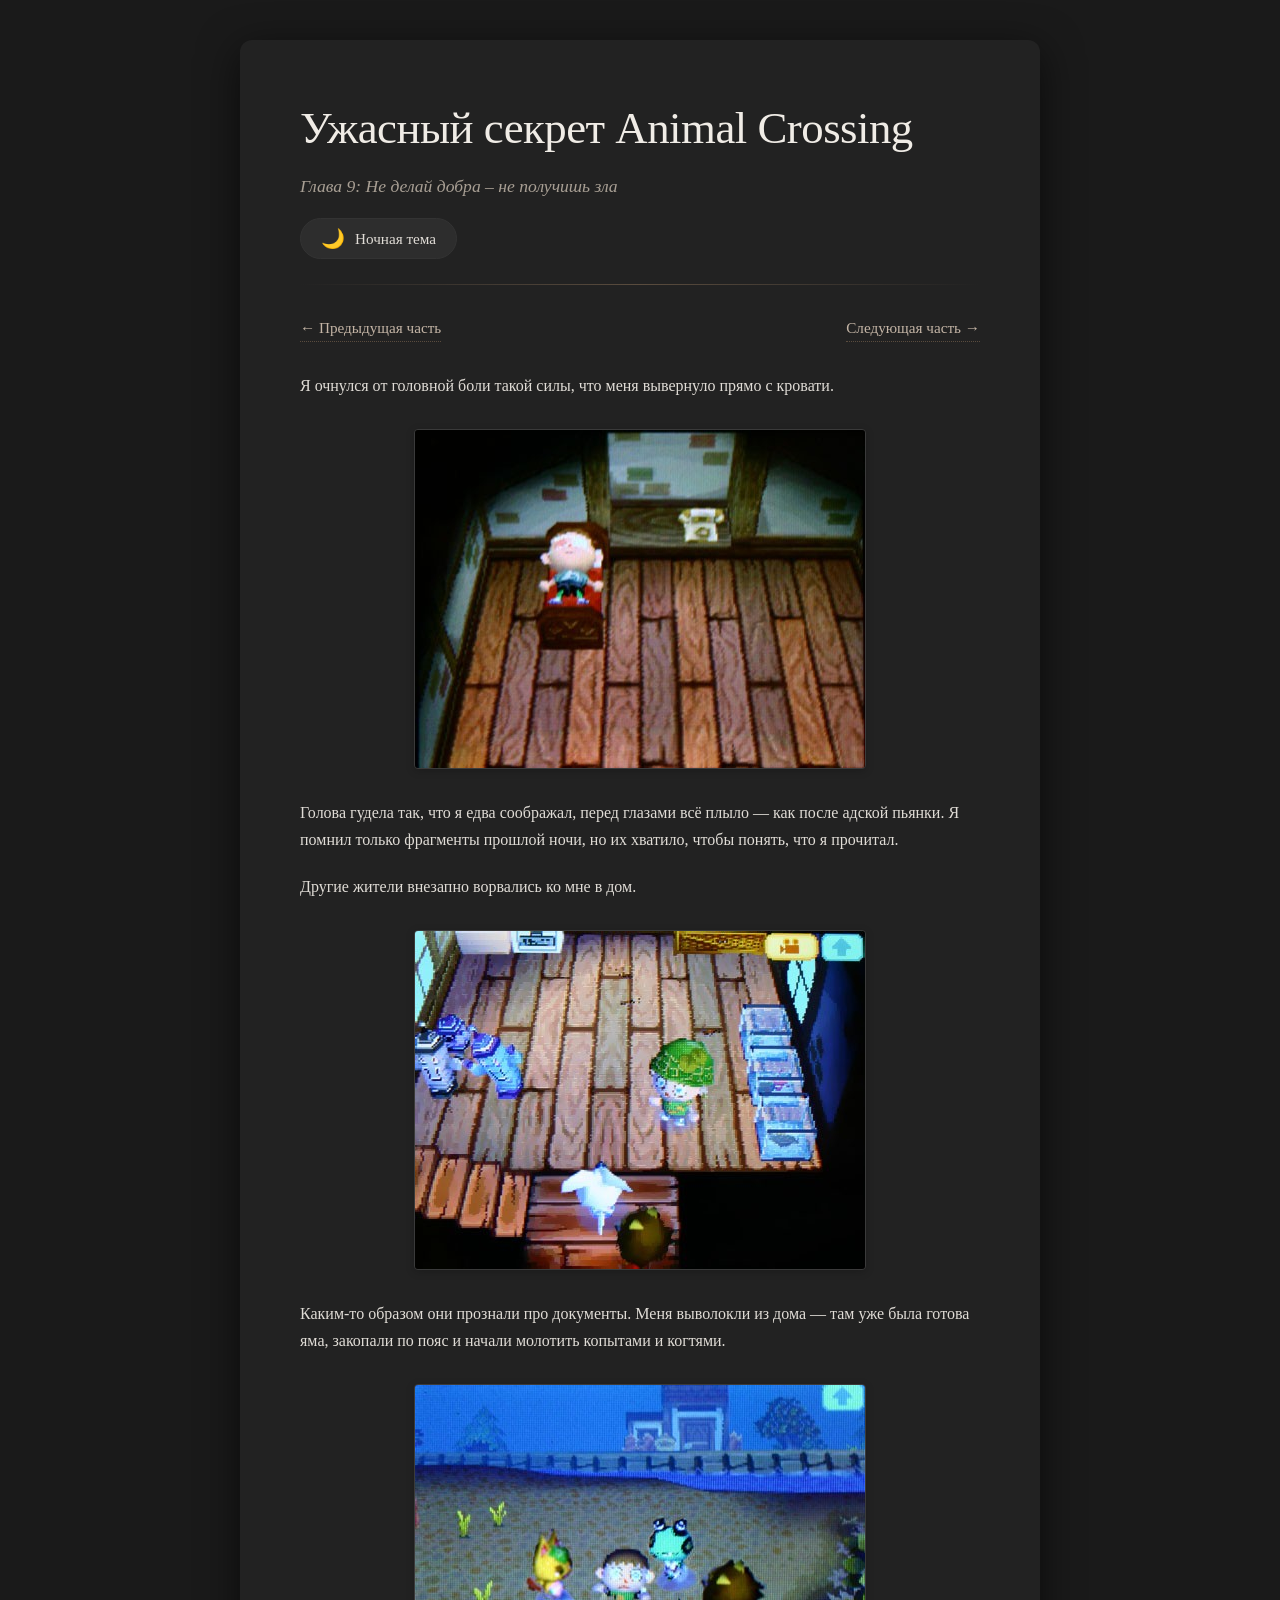
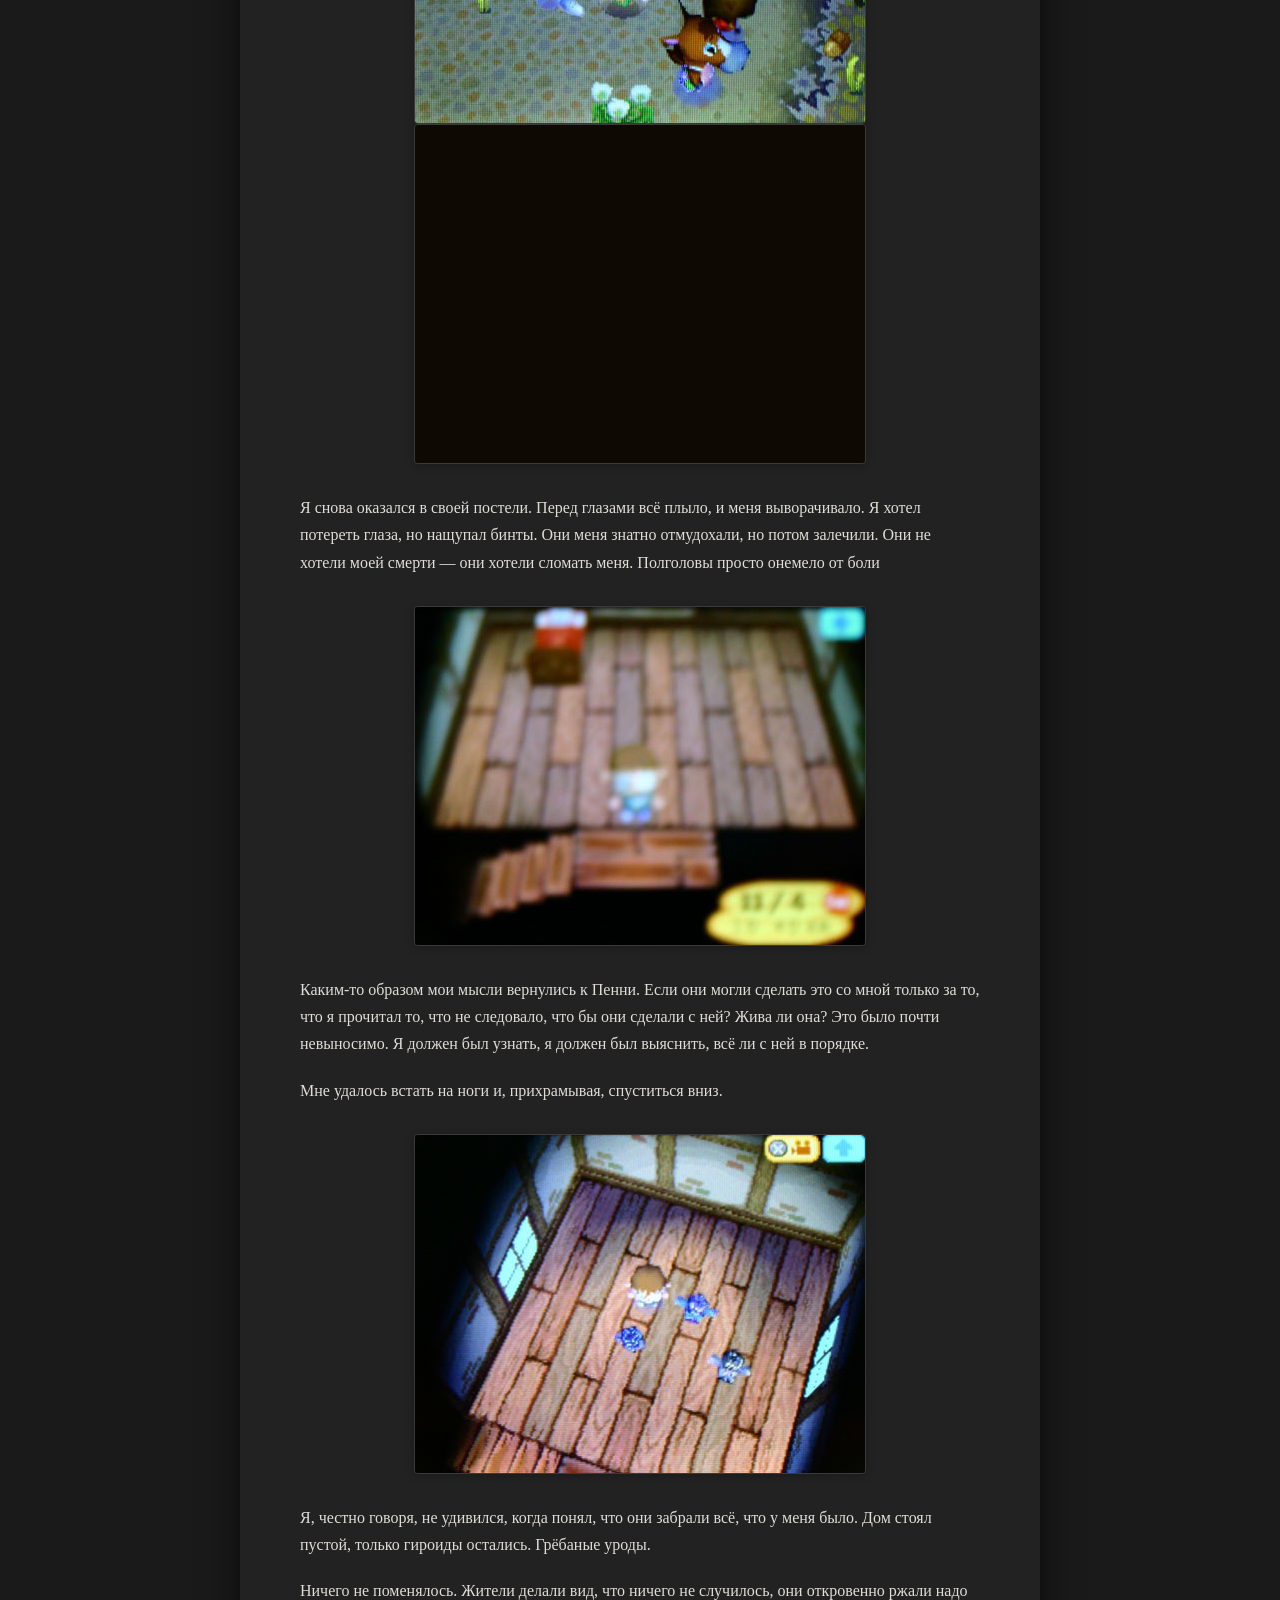
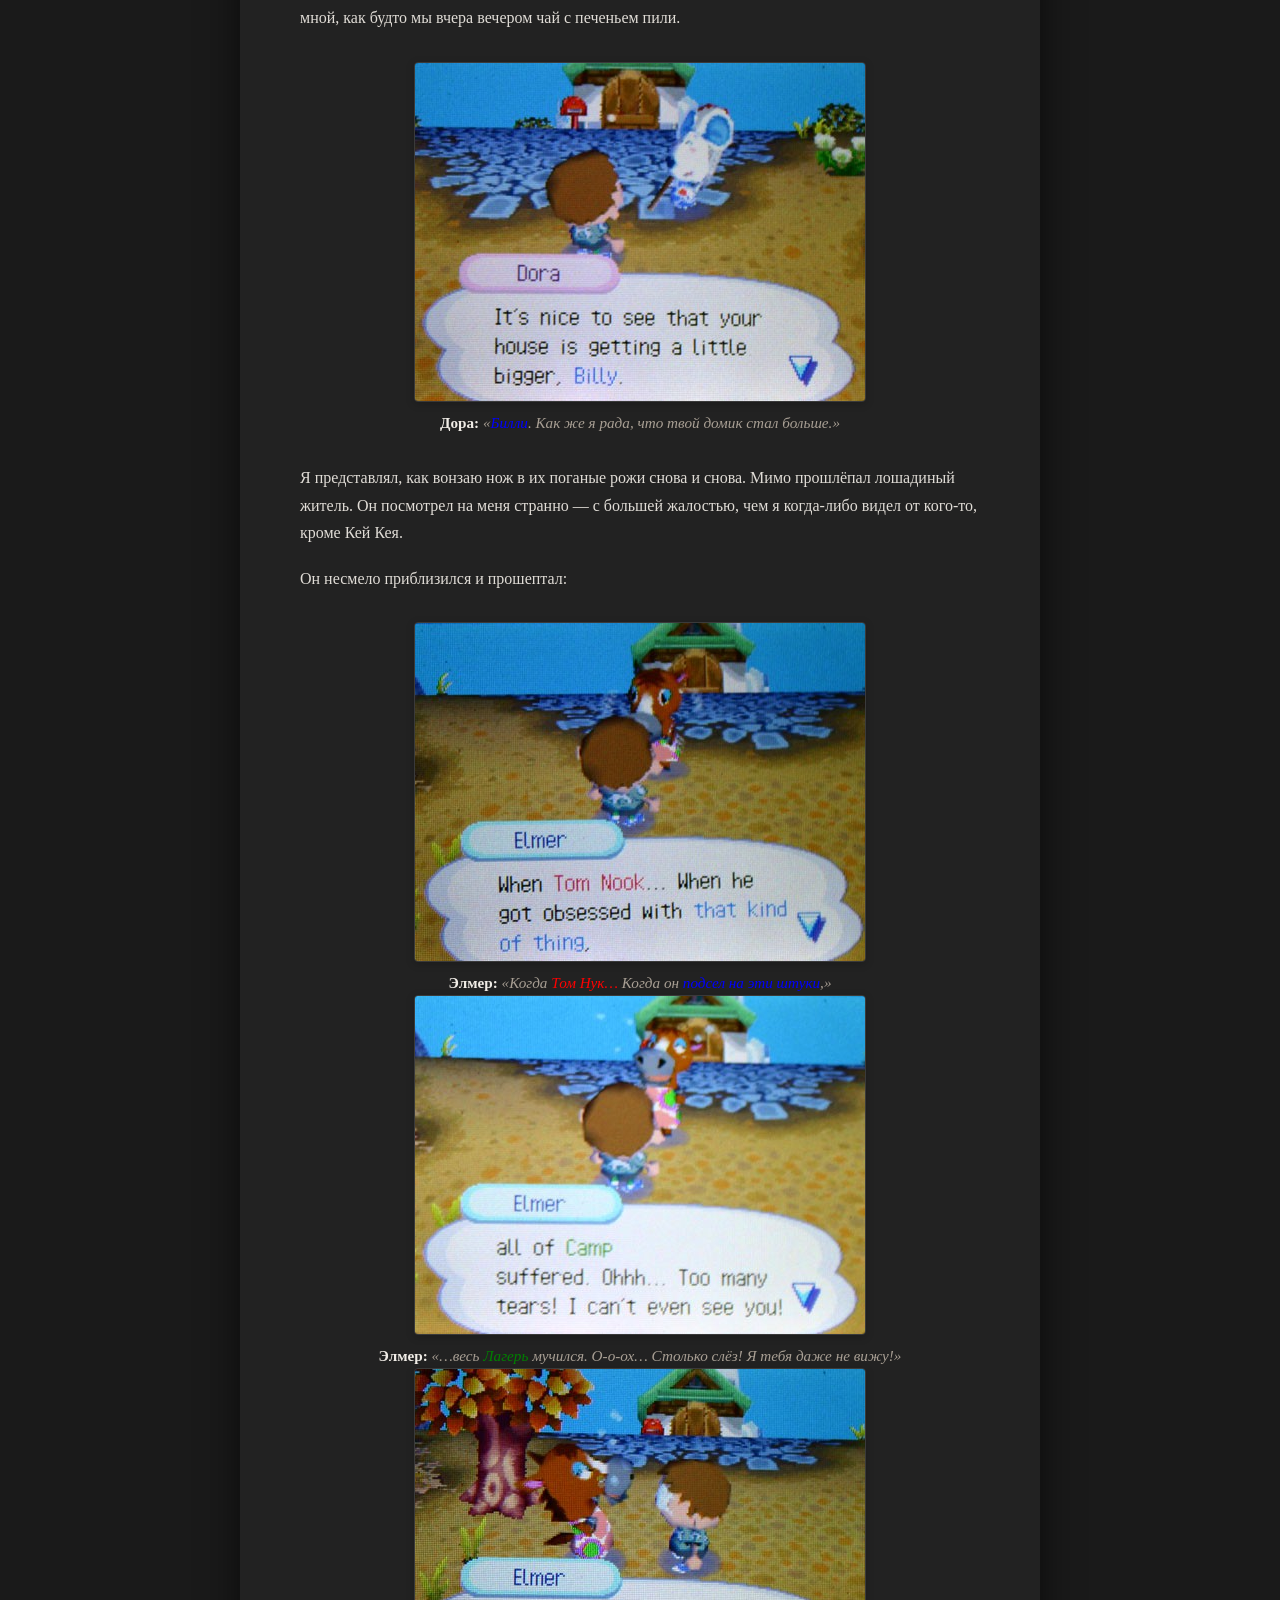
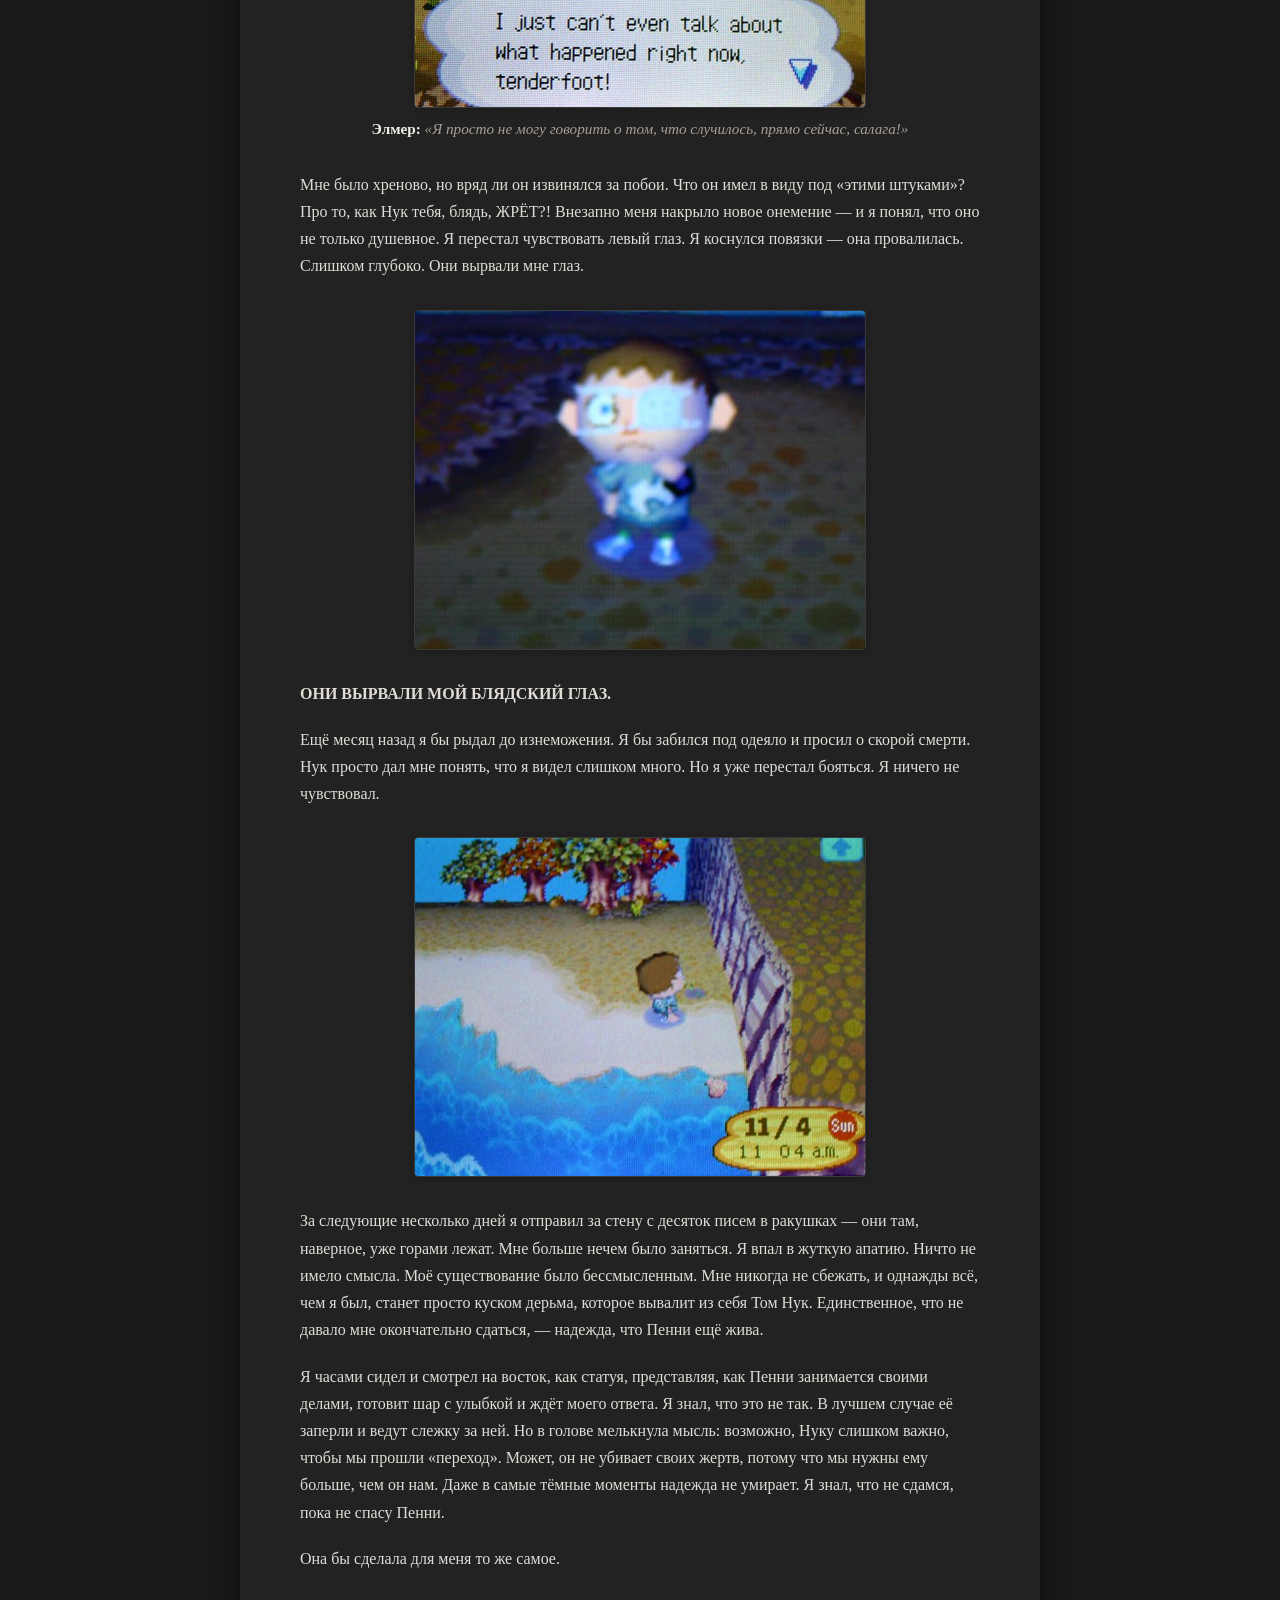
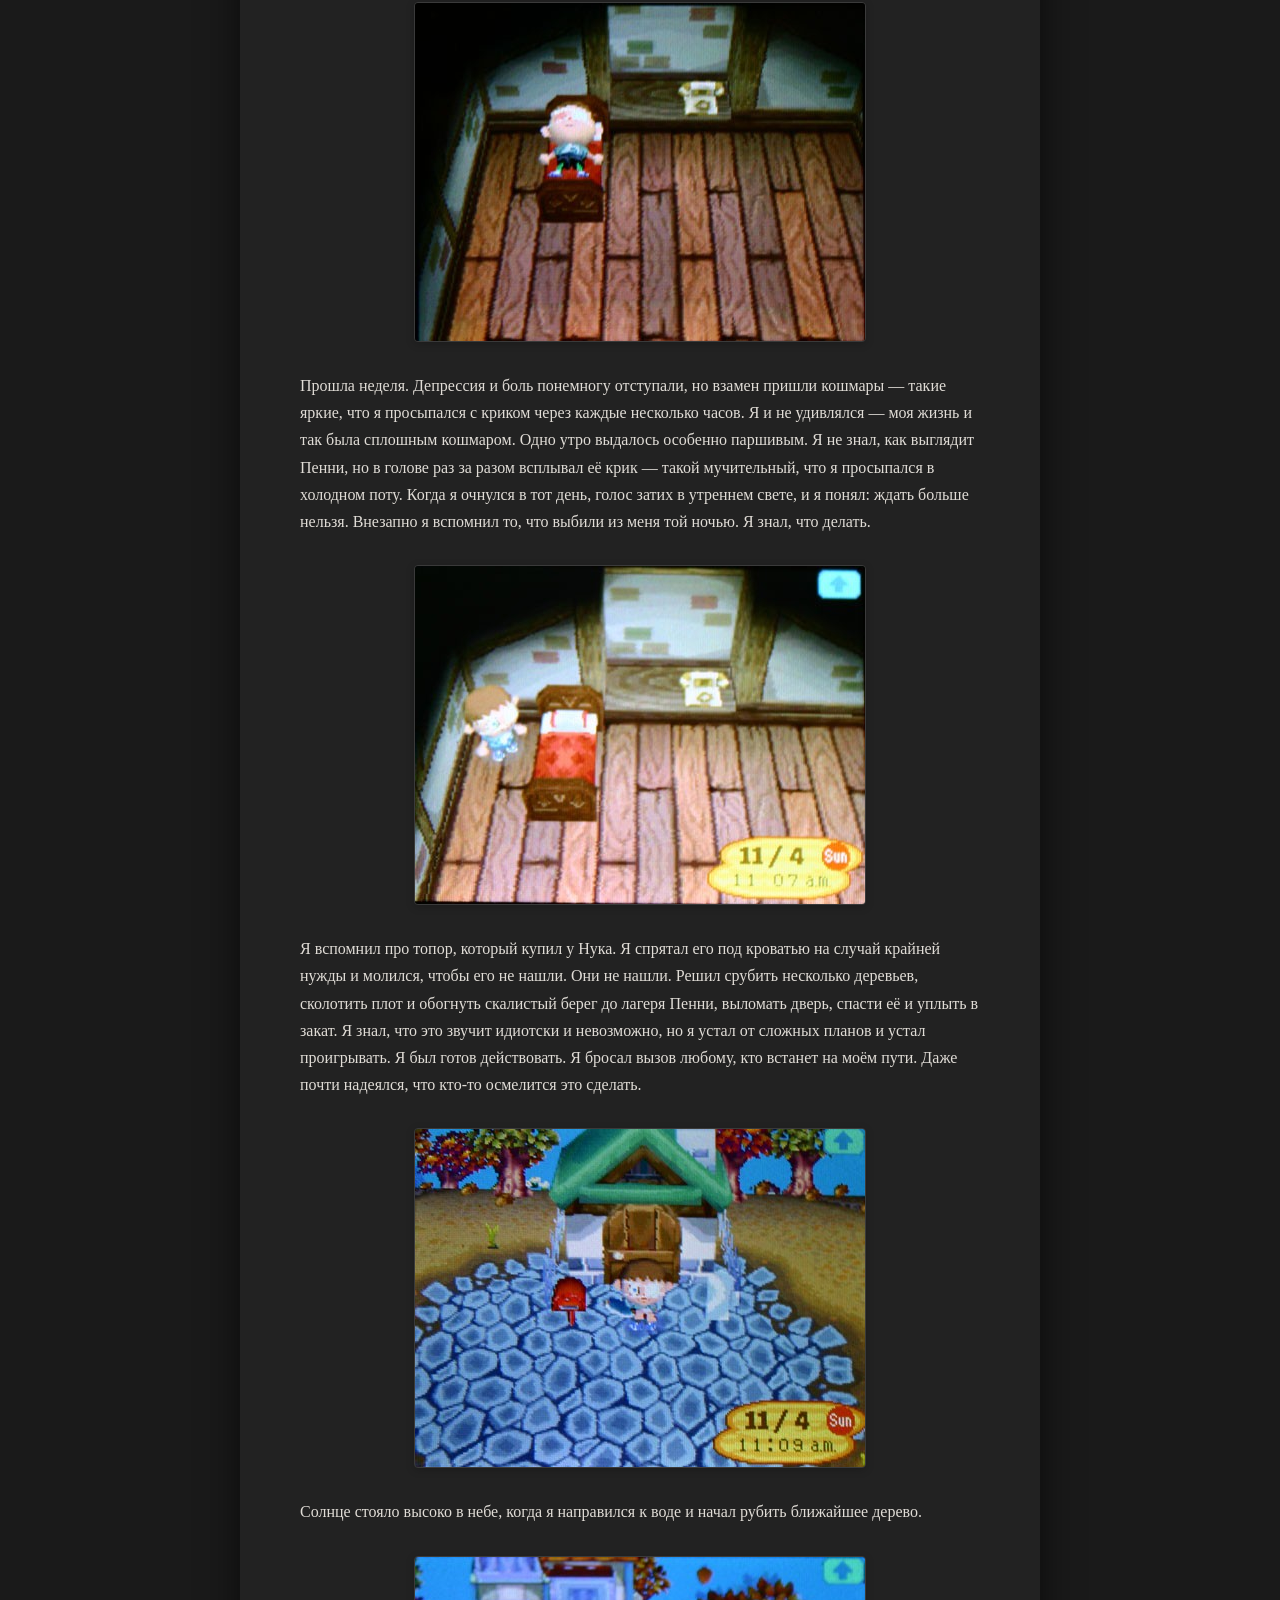
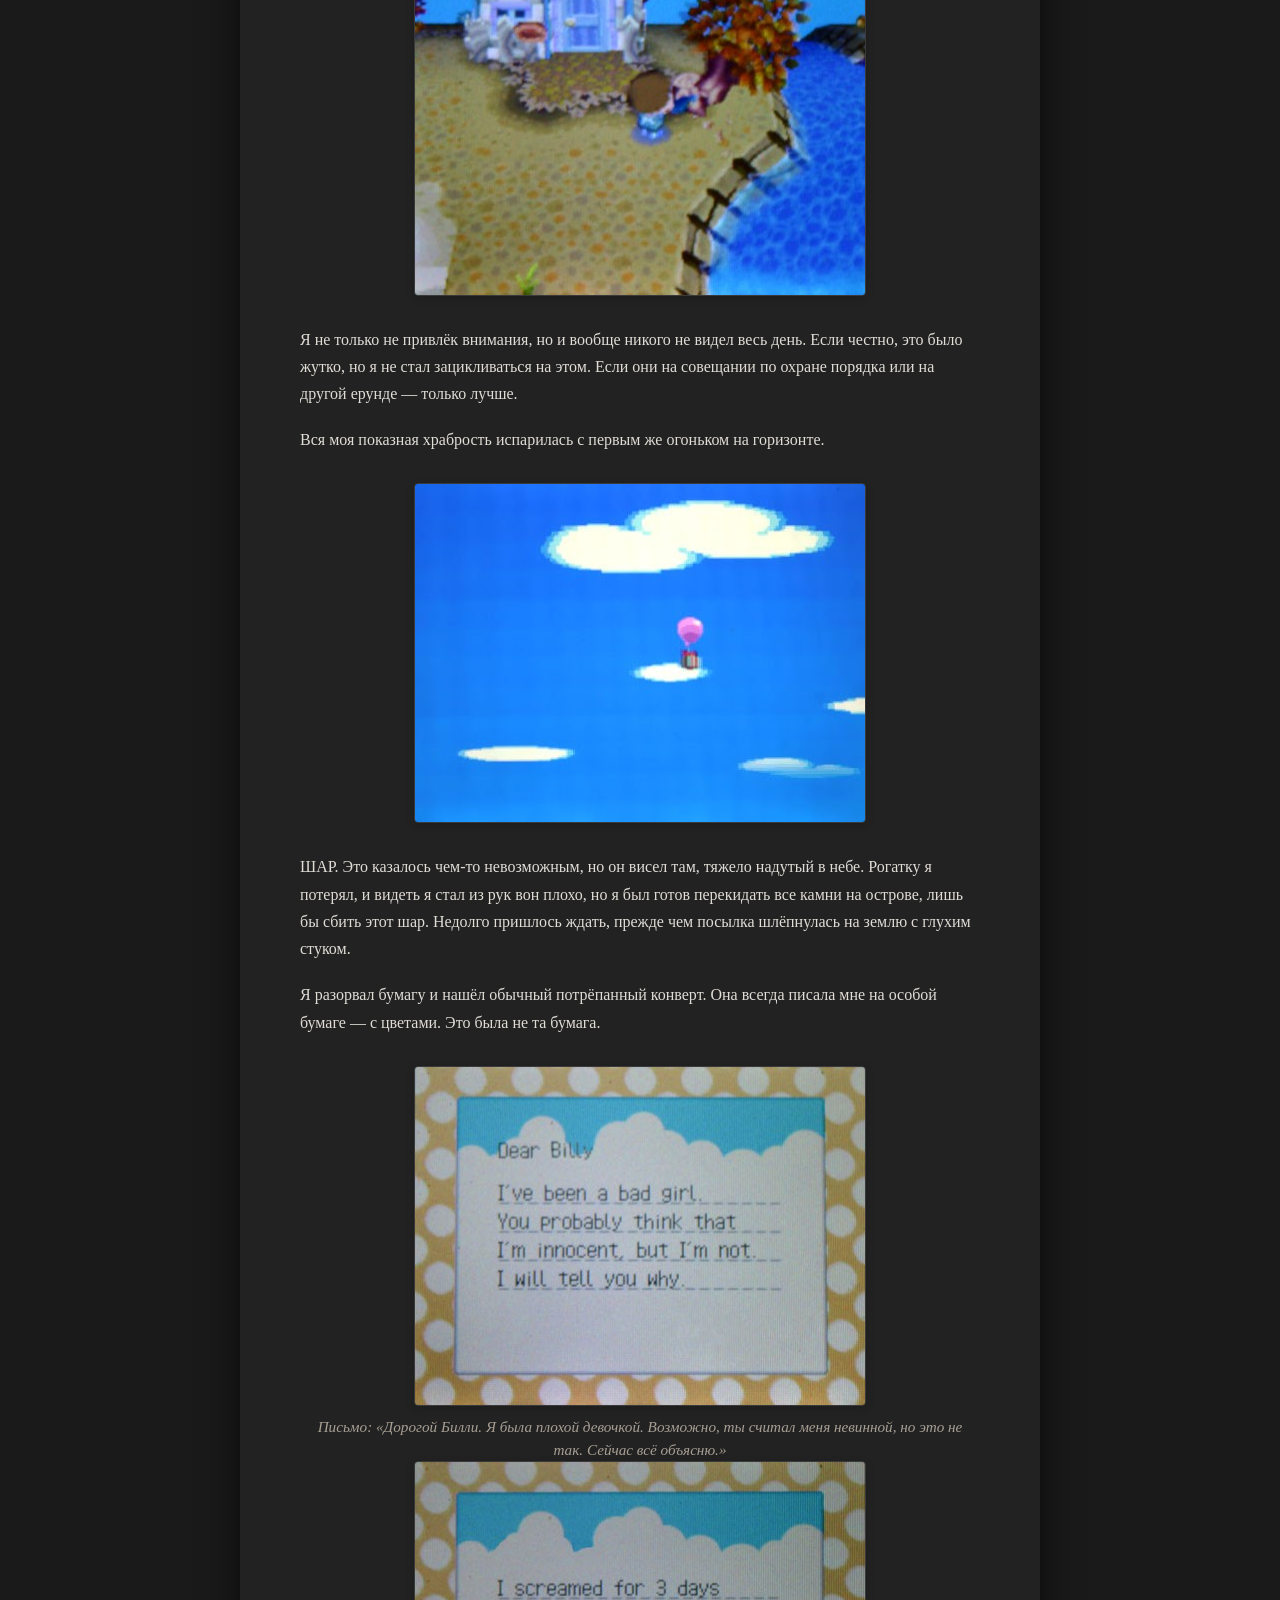
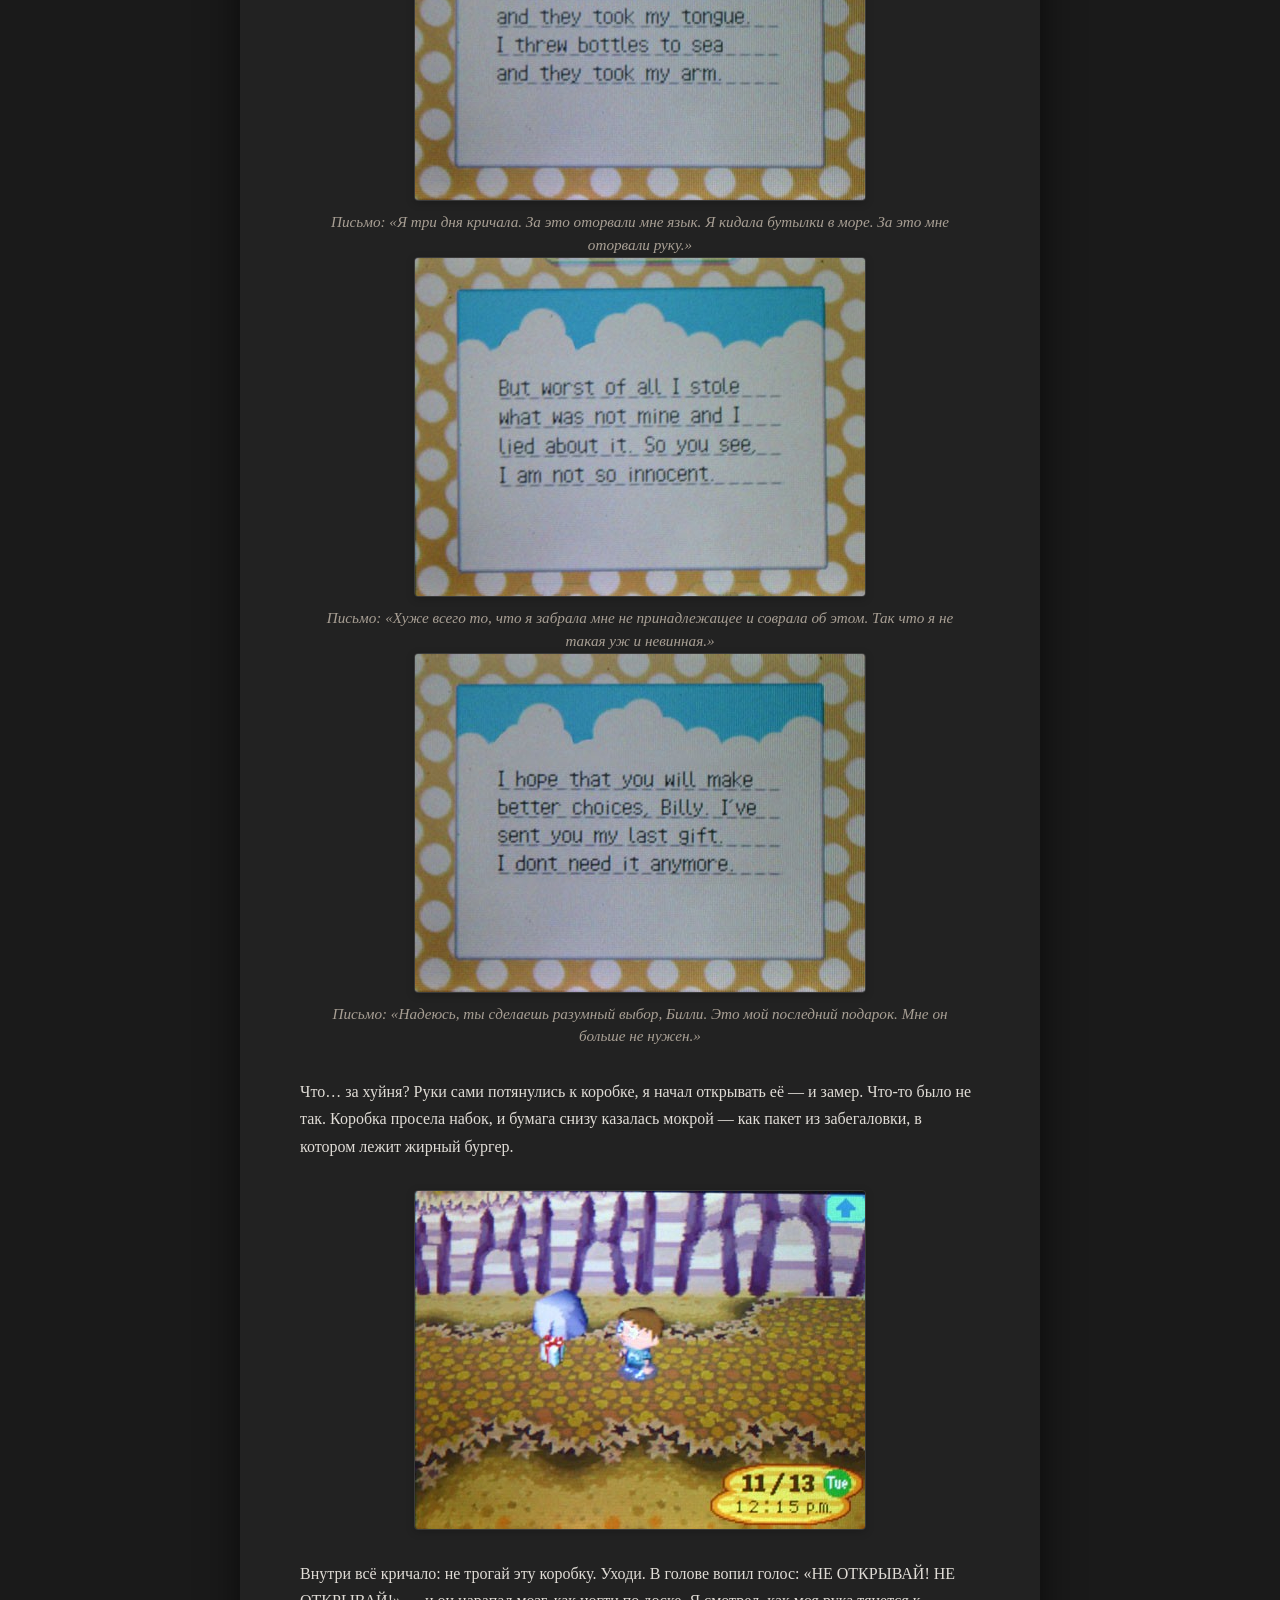
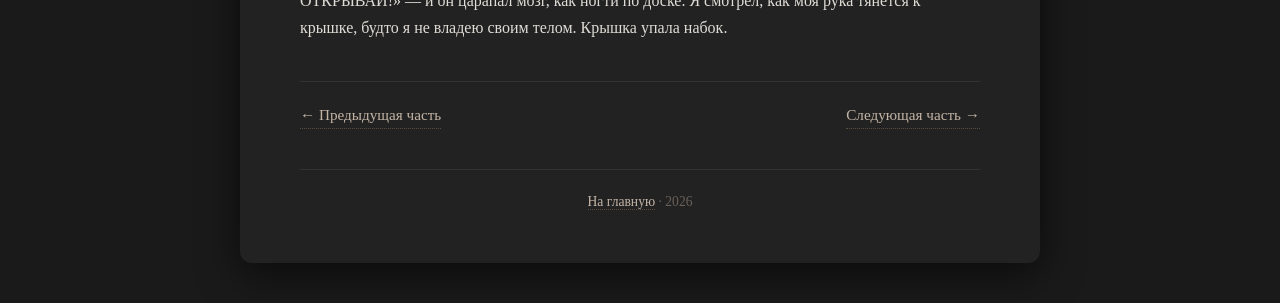
<file: part-9/index.html>
<!DOCTYPE html>
<html lang="ru">
<head>
    <meta charset="UTF-8" />
    <meta name="viewport" content="width=device-width, initial-scale=1.0" />
    <title>Глава 9</title>
    <link rel="stylesheet" href="../style.css" />
</head>
<body>
    <div class="wrapper">
        <header>
            <h1><a href="../index.html" style="color:inherit;text-decoration:none;">Ужасный секрет Animal Crossing</a></h1>
            <p class="subtitle">Глава 9: Не делай добра – не получишь зла</p>

            <!-- Кнопка переключения темы -->
            <div class="theme-toggle">
                <button id="theme-toggle-btn" aria-label="Переключить тему">
                    <span class="icon" id="theme-icon">🌙</span>
                    <span id="theme-label">Ночная тема</span>
                </button>
            </div>

            <div class="divider">
        </header>

        <main>
            <nav class="chapter-nav">
                <a href="../part-8/index.html">← Предыдущая часть</a>
                <a href="../part-10/index.html">Следующая часть →</a>
            </nav>

            <div class="content">
                <p>Я очнулся от головной боли такой силы, что меня вывернуло прямо с кровати.</p>
                <figure>
                    <img src="../part-9/images/1.BillyNoEye.jpg"/>
                </figure>
                <p>Голова гудела так, что я едва соображал, перед глазами всё плыло — как после адской пьянки. Я помнил только фрагменты прошлой ночи, но их хватило, чтобы понять, что я прочитал.</p>
                <p>Другие жители внезапно ворвались ко мне в дом.</p>
                <figure>
                    <img src="../part-8/images/9.VillagersComes.jpg"/>
                </figure>
                <p>Каким-то образом они прознали про документы. Меня выволокли из дома — там уже была готова яма, закопали по пояс и начали молотить копытами и когтями.</p>
                <figure>
                    <img src="../part-9/images/2.BillyDig.jpg"/>
                    <img src="../part-9/images/3.BlackScreen.jpg"/>
                </figure>
                <p>Я снова оказался в своей постели. Перед глазами всё плыло, и меня выворачивало. Я хотел потереть глаза, но нащупал бинты. Они меня знатно отмудохали, но потом залечили. Они не хотели моей смерти — они хотели сломать меня. Полголовы просто онемело от боли</p>
                <figure>
                    <img src="../part-9/images/4.BlurScreen.jpg"/>
                </figure>
                <p>Каким-то образом мои мысли вернулись к Пенни. Если они могли сделать это со мной только за то, что я прочитал то, что не следовало, что бы они сделали с ней? Жива ли она? Это было почти невыносимо. Я должен был узнать, я должен был выяснить, всё ли с ней в порядке.</p>
                <p>Мне удалось встать на ноги и, прихрамывая, спуститься вниз.</p>
                <figure>
                    <img src="../part-9/images/5.GyroidAltar.jpg"/>
                </figure>
                <p>Я, честно говоря, не удивился, когда понял, что они забрали всё, что у меня было. Дом стоял пустой, только гироиды остались. Грёбаные уроды.</p>
                <p>Ничего не поменялось. Жители делали вид, что ничего не случилось, они откровенно ржали надо мной, как будто мы вчера вечером чай с печеньем пили.</p>
                <figure>
                    <img src="../part-9/images/6.DoraMouse.jpg"/>
                    <figcaption>
                        <strong>Дора:</strong> «<span style="color: blue;">Билли</span>. Как же я рада, что твой домик стал больше.»
                    </figcaption>
                </figure>
                <p>Я представлял, как вонзаю нож в их поганые рожи снова и снова. Мимо прошлёпал лошадиный житель. Он посмотрел на меня странно — с большей жалостью, чем я когда-либо видел от кого-то, кроме Кей Кея.</p>
                <p>Он несмело приблизился и прошептал:</p>
                <figure>
                    <img src="../part-9/images/7.Elmer1.jpg"/>
                    <figcaption>
                        <strong>Элмер:</strong> «Когда <span style="color: red;">Том Нук…</span> Когда он <span style="color: blue;">подсел на эти штуки</span>,»
                    </figcaption>
                    <img src="../part-9/images/8.Elmer2.jpg"/>
                    <figcaption>
                        <strong>Элмер:</strong> «…весь <span style="color: green;">Лагерь</span> мучился. О-о-ох… Столько слёз! Я тебя даже не вижу!»
                    </figcaption>
                    <img src="../part-9/images/9.Elmer3.jpg"/>
                    <figcaption>
                        <strong>Элмер:</strong> «Я просто не могу говорить о том, что случилось, прямо сейчас, салага!»
                    </figcaption>
                </figure>
                <p>Мне было хреново, но вряд ли он извинялся за побои. Что он имел в виду под «этими штуками»? Про то, как Нук тебя, блядь, ЖРЁТ?! Внезапно меня накрыло новое онемение — и я понял, что оно не только душевное. Я перестал чувствовать левый глаз. Я коснулся повязки — она провалилась. Слишком глубоко. Они вырвали мне глаз.</p>
                <figure>
                    <img src="../part-9/images/10.BillyNoEye2.jpg"/>
                </figure>
                <p><strong>ОНИ ВЫРВАЛИ МОЙ БЛЯДСКИЙ ГЛАЗ.</strong></p>
                <p>Ещё месяц назад я бы рыдал до изнеможения. Я бы забился под одеяло и просил о скорой смерти. Нук просто дал мне понять, что я видел слишком много. Но я уже перестал бояться. Я ничего не чувствовал.</p>
                <figure>
                    <img src="../part-9/images/11.Wait.jpg"/>
                </figure>
                <p>За следующие несколько дней я отправил за стену с десяток писем в ракушках — они там, наверное, уже горами лежат. Мне больше нечем было заняться. Я впал в жуткую апатию. Ничто не имело смысла. Моё существование было бессмысленным. Мне никогда не сбежать, и однажды всё, чем я был, станет просто куском дерьма, которое вывалит из себя Том Нук. Единственное, что не давало мне окончательно сдаться, — надежда, что Пенни ещё жива.</p>
                <p>Я часами сидел и смотрел на восток, как статуя, представляя, как Пенни занимается своими делами, готовит шар с улыбкой и ждёт моего ответа. Я знал, что это не так. В лучшем случае её заперли и ведут слежку за ней. Но в голове мелькнула мысль: возможно, Нуку слишком важно, чтобы мы прошли «переход». Может, он не убивает своих жертв, потому что мы нужны ему больше, чем он нам. Даже в самые тёмные моменты надежда не умирает. Я знал, что не сдамся, пока не спасу Пенни.</p>
                <p>Она бы сделала для меня то же самое.</p>
                <figure>
                    <img src="../part-9/images/11.BillyNoEye3.jpg"/>
                </figure>
                <p>Прошла неделя. Депрессия и боль понемногу отступали, но взамен пришли кошмары — такие яркие, что я просыпался с криком через каждые несколько часов. Я и не удивлялся — моя жизнь и так была сплошным кошмаром. Одно утро выдалось особенно паршивым. Я не знал, как выглядит Пенни, но в голове раз за разом всплывал её крик — такой мучительный, что я просыпался в холодном поту. Когда я очнулся в тот день, голос затих в утреннем свете, и я понял: ждать больше нельзя. Внезапно я вспомнил то, что выбили из меня той ночью. Я знал, что делать.</p>
                <figure>
                    <img src="../part-9/images/12.BillyNoEye4.jpg"/>
                </figure>
                <p>Я вспомнил про топор, который купил у Нука. Я спрятал его под кроватью на случай крайней нужды и молился, чтобы его не нашли. Они не нашли. Решил срубить несколько деревьев, сколотить плот и обогнуть скалистый берег до лагеря Пенни, выломать дверь, спасти её и уплыть в закат. Я знал, что это звучит идиотски и невозможно, но я устал от сложных планов и устал проигрывать. Я был готов действовать. Я бросал вызов любому, кто встанет на моём пути. Даже почти надеялся, что кто-то осмелится это сделать.</p>
                <figure>
                    <img src="../part-9/images/15.BillyAxeEqiup.jpg"/>
                </figure>
                <p>Солнце стояло высоко в небе, когда я направился к воде и начал рубить ближайшее дерево.</p>
                <figure>
                    <img src="../part-9/images/16.BillyAxeTree.jpg"/>
                </figure>
                <p>Я не только не привлёк внимания, но и вообще никого не видел весь день. Если честно, это было жутко, но я не стал зацикливаться на этом. Если они на совещании по охране порядка или на другой ерунде — только лучше.</p>
                <p>Вся моя показная храбрость испарилась с первым же огоньком на горизонте.</p>
                <figure>
                    <img src="../part-9/images/17.PinkBalloon.jpg"/>
                </figure>
                <p>ШАР. Это казалось чем-то невозможным, но он висел там, тяжело надутый в небе. Рогатку я потерял, и видеть я стал из рук вон плохо, но я был готов перекидать все камни на острове, лишь бы сбить этот шар. Недолго пришлось ждать, прежде чем посылка шлёпнулась на землю с глухим стуком.</p>
                <p>Я разорвал бумагу и нашёл обычный потрёпанный конверт. Она всегда писала мне на особой бумаге — с цветами. Это была не та бумага.</p>
                <figure>
                    <img src="../part-9/images/18.PennyBad.jpg"/>
                    <figcaption>
                        Письмо: «Дорогой Билли. Я была плохой девочкой. Возможно, ты считал меня невинной, но это не так. Сейчас всё объясню.»
                    </figcaption>
                    <img src="../part-9/images/19.PennyBad.jpg"/>
                    <figcaption>
                        Письмо: «Я три дня кричала. За это оторвали мне язык. Я кидала бутылки в море. За это мне оторвали руку.»
                    </figcaption>
                    <img src="../part-9/images/20.PennyBad.jpg"/>
                    <figcaption>
                        Письмо: «Хуже всего то, что я забрала мне не принадлежащее и соврала об этом. Так что я не такая уж и невинная.»
                    </figcaption>
                    <img src="../part-9/images/21.PennyBad.jpg"/>
                    <figcaption>
                        Письмо: «Надеюсь, ты сделаешь разумный выбор, Билли. Это мой последний подарок. Мне он больше не нужен.»
                    </figcaption>
                </figure>
                <p>Что… за хуйня? Руки сами потянулись к коробке, я начал открывать её — и замер. Что-то было не так. Коробка просела набок, и бумага снизу казалась мокрой — как пакет из забегаловки, в котором лежит жирный бургер.</p>
                <figure>
                    <img src="../part-9/images/22.BoxChoise.jpg"/>
                </figure>
                <p>Внутри всё кричало: не трогай эту коробку. Уходи. В голове вопил голос: «НЕ ОТКРЫВАЙ! НЕ ОТКРЫВАЙ!» — и он царапал мозг, как ногти по доске. Я смотрел, как моя рука тянется к крышке, будто я не владею своим телом. Крышка упала набок.</p>
            </div>

            <nav class="chapter-nav bottom">
                <a href="../part-8/index.html">← Предыдущая часть</a>
                <a href="../part-10/index.html">Следующая часть →</a>
            </nav>
        </main>

        <footer>
            <p><a href="../index.html">На главную</a> · 2026</p>
        </footer>
    </div>

    <script src="../theme.js"></script>
</body>
</html>
</file>
<file: style.css>
/* ===== ПЕРЕМЕННЫЕ (темы) ===== */
:root {
    /* Ночная тема (по умолчанию) */
    --bg-body: #1a1a1a;
    --bg-wrapper: #222;
    --bg-hover: #2d2d2d;
    --bg-warning: #2e1f1a;
    --bg-author: #1e1e1e;
    --text-main: #e0dcd6;
    --text-light: #a89f94;
    --text-muted: #6a6058;
    --text-heading: #f0ece6;
    --text-warning: #d97a6a;
    --border-default: #333;
    --border-light: #3a3a3a;
    --border-accent: #5a4c3e;
    --shadow: 0 10px 40px rgba(0,0,0,0.6);
    --link-color: #c4b5a6;
    --link-hover: #f0ece6;
    --toc-hover-bg: #2d2d2d;
    --toc-border: #333;
    --divider-gradient: #5a4c3e;
}

/* Светлая тема — класс на body */
body.light-theme {
    --bg-body: #f2ede6;
    --bg-wrapper: #fffcf7;
    --bg-hover: #e8e0d8;
    --bg-warning: #f5e8e0;
    --bg-author: #f0ebe4;
    --text-main: #1e1a16;
    --text-light: #5a4c3e;
    --text-muted: #8a7a6a;
    --text-heading: #1e1a16;
    --text-warning: #b84a3a;
    --border-default: #ddd;
    --border-light: #ccc;
    --border-accent: #b8a090;
    --shadow: 0 4px 20px rgba(0,0,0,0.07);
    --link-color: #7a5a3a;
    --link-hover: #1e1a16;
    --toc-hover-bg: #e8e0d8;
    --toc-border: #ddd;
    --divider-gradient: #b8a090;
}

/* ===== ОБЩИЕ СТИЛИ ===== */
* {
    margin: 0;
    padding: 0;
    box-sizing: border-box;
}

body {
    background: var(--bg-body);
    color: var(--text-main);
    font-family: 'Georgia', 'Times New Roman', serif;
    line-height: 1.7;
    padding: 40px 20px;
    transition: background 0.3s, color 0.3s;
}

.wrapper {
    max-width: 800px;
    margin: 0 auto;
    background: var(--bg-wrapper);
    padding: 50px 60px;
    border-radius: 12px;
    box-shadow: var(--shadow);
    transition: background 0.3s, box-shadow 0.3s;
}

/* ===== ШАПКА ===== */
header h1 {
    font-size: 2.8rem;
    font-weight: 400;
    letter-spacing: -0.5px;
    color: var(--text-heading);
    margin-bottom: 6px;
    transition: color 0.3s;
}
header h1 a {
    color: var(--text-heading);
    text-decoration: none;
}

.subtitle {
    font-size: 1.1rem;
    color: var(--text-light);
    font-style: italic;
    transition: color 0.3s;
}

/* ===== КНОПКА ПЕРЕКЛЮЧЕНИЯ ===== */
.theme-toggle {
    margin-top: 16px;
}
.theme-toggle button {
    background: var(--bg-hover);
    color: var(--text-main);
    border: 1px solid var(--border-default);
    padding: 8px 20px;
    border-radius: 30px;
    font-size: 0.95rem;
    font-family: 'Georgia', serif;
    cursor: pointer;
    transition: background 0.3s, color 0.3s, border-color 0.3s;
    display: inline-flex;
    align-items: center;
    gap: 10px;
}
.theme-toggle button:hover {
    background: var(--border-accent);
    color: var(--text-heading);
    border-color: var(--border-accent);
}
.theme-toggle .icon {
    font-size: 1.2rem;
}

/* ===== РАЗДЕЛИТЕЛЬ ===== */
.divider {
    margin: 25px 0 30px;
    border: 0;
    height: 1px;
    background: linear-gradient(to right, transparent, var(--divider-gradient), transparent);
}

/* ===== ВСТУПЛЕНИЕ ===== */
.intro p {
    margin: 1.2rem 0;
    font-size: 1.05rem;
}
.warning {
    background: var(--bg-warning);
    border-left: 4px solid var(--text-warning);
    padding: 18px 22px;
    margin: 30px 0;
    font-size: 0.95rem;
    color: var(--text-main);
    border-radius: 4px;
    transition: background 0.3s, color 0.3s;
}
.warning strong {
    color: var(--text-warning);
}

/* ===== ОГЛАВЛЕНИЕ ===== */
.toc h2 {
    font-size: 1.8rem;
    font-weight: 400;
    margin: 40px 0 20px;
    letter-spacing: 0.5px;
    color: var(--text-heading);
}
.toc-group {
    margin-bottom: 20px;
}
.toc-group-title {
    font-size: 0.75rem;
    text-transform: uppercase;
    letter-spacing: 2px;
    color: var(--text-muted);
    font-weight: 300;
    font-family: 'Helvetica', 'Arial', sans-serif;
    margin: 25px 0 10px 0;
    padding-bottom: 6px;
    border-bottom: 1px solid var(--border-default);
}
.toc-group:first-of-type .toc-group-title {
    margin-top: 0;
}
.toc-grid {
    display: flex;
    flex-direction: column;
    gap: 6px;
}
.toc-grid a {
    color: var(--link-color);
    text-decoration: none;
    padding: 10px 12px;
    border-bottom: 1px solid var(--toc-border);
    transition: 0.2s;
    font-size: 1.05rem;
}
.toc-grid a:hover {
    color: var(--link-hover);
    background: var(--toc-hover-bg);
    border-radius: 4px;
    padding-left: 18px;
}
.toc-note {
    margin-top: 10px;
}
.divider-light {
    display: block;
    height: 1px;
    background: linear-gradient(to right, transparent, var(--divider-gradient), transparent);
    margin: 10px 0;
}

/* ===== БЛОК АВТОРА ===== */
.author {
    margin: 50px 0 30px;
    padding: 25px 30px;
    background: var(--bg-author);
    border-radius: 8px;
    border: 1px solid var(--border-default);
    text-align: center;
    transition: background 0.3s, border-color 0.3s;
}
.author-label {
    font-size: 0.7rem;
    text-transform: uppercase;
    letter-spacing: 2px;
    color: var(--text-muted);
    margin-bottom: 6px;
    font-family: 'Helvetica', 'Arial', sans-serif;
}
.author-name {
    font-size: 1.2rem;
    color: var(--text-heading);
    margin-bottom: 10px;
}
.social-links {
    display: flex;
    flex-wrap: wrap;
    justify-content: center;
    gap: 12px 20px;
    margin: 12px 0 16px;
}
.social-links a {
    color: var(--link-color);
    text-decoration: none;
    font-size: 0.95rem;
    transition: 0.2s;
    border-bottom: 1px solid transparent;
}
.social-links a:hover {
    color: var(--link-hover);
    border-bottom-color: var(--text-warning);
}
.social-icon {
    display: inline-block;
    margin-right: 4px;
    font-size: 1rem;
}
.author-note {
    font-size: 0.8rem;
    color: var(--text-muted);
    margin-top: 6px;
}

/* ===== СТИЛИ ДЛЯ СТРАНИЦ ГЛАВ ===== */
.chapter-nav {
    display: flex;
    justify-content: space-between;
    margin: 20px 0 30px;
    font-size: 0.95rem;
    flex-wrap: wrap;
    gap: 10px;
}
.chapter-nav a {
    color: var(--link-color);
    text-decoration: none;
    border-bottom: 1px dotted var(--border-accent);
    transition: 0.2s;
}
.chapter-nav a:hover {
    color: var(--link-hover);
    border-bottom-color: var(--link-hover);
}
.chapter-nav .disabled {
    color: var(--text-muted);
    border: none;
    cursor: default;
}
.chapter-nav.bottom {
    margin-top: 40px;
    border-top: 1px solid var(--border-default);
    padding-top: 20px;
}

.alt-ending-link {
    margin: 30px 0 20px;
    padding: 15px 20px;
    background: var(--bg-warning);
    border-left: 4px solid var(--text-warning);
    border-radius: 4px;
    font-size: 1rem;
    transition: background 0.3s;
}
.alt-ending-link a {
    color: var(--text-warning);
    text-decoration: none;
    border-bottom: 1px dotted var(--text-warning);
}
.alt-ending-link a:hover {
    color: var(--link-hover);
    border-bottom-color: var(--link-hover);
}

/* ===== КАРТИНКИ И ПОДПИСИ ===== */
.content figure {
    margin: 30px 0;
    text-align: center;
}
.content figure img {
    max-width: 100%;
    height: auto;
    display: block;
    margin: 0 auto;
    border: 1px solid var(--border-light);
    border-radius: 4px;
    box-shadow: 0 2px 8px rgba(0,0,0,0.2);
}
.content figcaption {
    margin-top: 10px;
    font-size: 0.95rem;
    color: var(--text-light);
    font-style: italic;
    line-height: 1.5;
    padding: 0 10px;
}
.content figcaption strong {
    color: var(--text-heading);
    font-style: normal;
}

.content p {
    margin: 1.2rem 0;
}

/* ===== ФУТЕР ===== */
footer {
    margin-top: 40px;
    padding-top: 20px;
    border-top: 1px solid var(--border-default);
    font-size: 0.85rem;
    color: var(--text-muted);
    text-align: center;
}
footer a {
    color: var(--link-color);
    text-decoration: none;
    border-bottom: 1px dotted var(--border-accent);
    transition: 0.2s;
}
footer a:hover {
    color: var(--link-hover);
}

/* ===== АДАПТИВ ===== */
@media (max-width: 700px) {
    body {
        padding: 20px 12px;
    }
    .wrapper {
        padding: 30px 25px;
    }
    header h1 {
        font-size: 2rem;
    }
    .toc-grid a {
        font-size: 0.95rem;
    }
    .chapter-nav {
        flex-direction: column;
        align-items: center;
        text-align: center;
    }
    .social-links {
        flex-direction: column;
        gap: 8px;
    }
}
/* ===== ПЛАН-СПИСОК ===== */
.plan-list {
    list-style: none;
    padding: 0;
    margin: 20px 0 30px;
    counter-reset: plan-counter;
}

.plan-list li {
    position: relative;
    padding: 12px 0 12px 60px;
    border-bottom: 1px solid var(--border-light);
    font-size: 1.05rem;
    line-height: 1.6;
    transition: 0.2s;
}

.plan-list li:last-child {
    border-bottom: none;
}

.plan-list .plan-num {
    position: absolute;
    left: 0;
    top: 12px;
    display: inline-block;
    width: 36px;
    height: 36px;
    background: var(--bg-hover);
    color: var(--text-warning);
    font-weight: bold;
    font-size: 1.1rem;
    border-radius: 50%;
    text-align: center;
    line-height: 36px;
    border: 1px solid var(--border-accent);
    transition: 0.2s;
}

.plan-list li:hover .plan-num {
    background: var(--border-accent);
    color: var(--text-heading);
}
/* Диалоги */
.dialogue {
    margin: 16px 0 16px 20px;
    padding-left: 8px;
    border-left: 3px solid var(--text-warning);
    background: var(--bg-hover);
    border-radius: 4px;
}

.dialogue p {
    margin: 8px 0;
    padding: 4px 12px;
}

.dialogue strong.billy {
    color: #66ccff;
}

.dialogue strong.nook {
    color: #d97a6a;
}

/* ===== ПРЕДУПРЕЖДЕНИЕ АЛЬТЕРНАТИВНОЙ КОНЦОВКИ ===== */
.alt-ending-warning {
    margin: 20px 0 30px;
    padding: 28px 25px;
    background: var(--bg-warning);
    border-left: 4px solid var(--text-warning);
    border-radius: 8px;
    text-align: center;
}

.warning-inner {
    max-width: 620px;
    margin: 0 auto;
}

.warning-btn {
    display: inline-block;
    padding: 10px 28px;
    border-radius: 30px;
    font-size: 0.95rem;
    text-decoration: none;
    transition: 0.2s;
    font-family: 'Georgia', serif;
    border: none;
    cursor: pointer;
}

.warning-btn.back-btn {
    background: var(--bg-hover);
    color: var(--text-main);
    border: 1px solid var(--border-default);
}

.warning-btn.back-btn:hover {
    background: var(--border-accent);
    color: var(--text-heading);
}

.warning-btn.home-btn {
    background: #3a6a8a;
    color: #fff;
}

.warning-btn.home-btn:hover {
    background: #2a5a7a;
    transform: scale(1.02);
}
</file>
